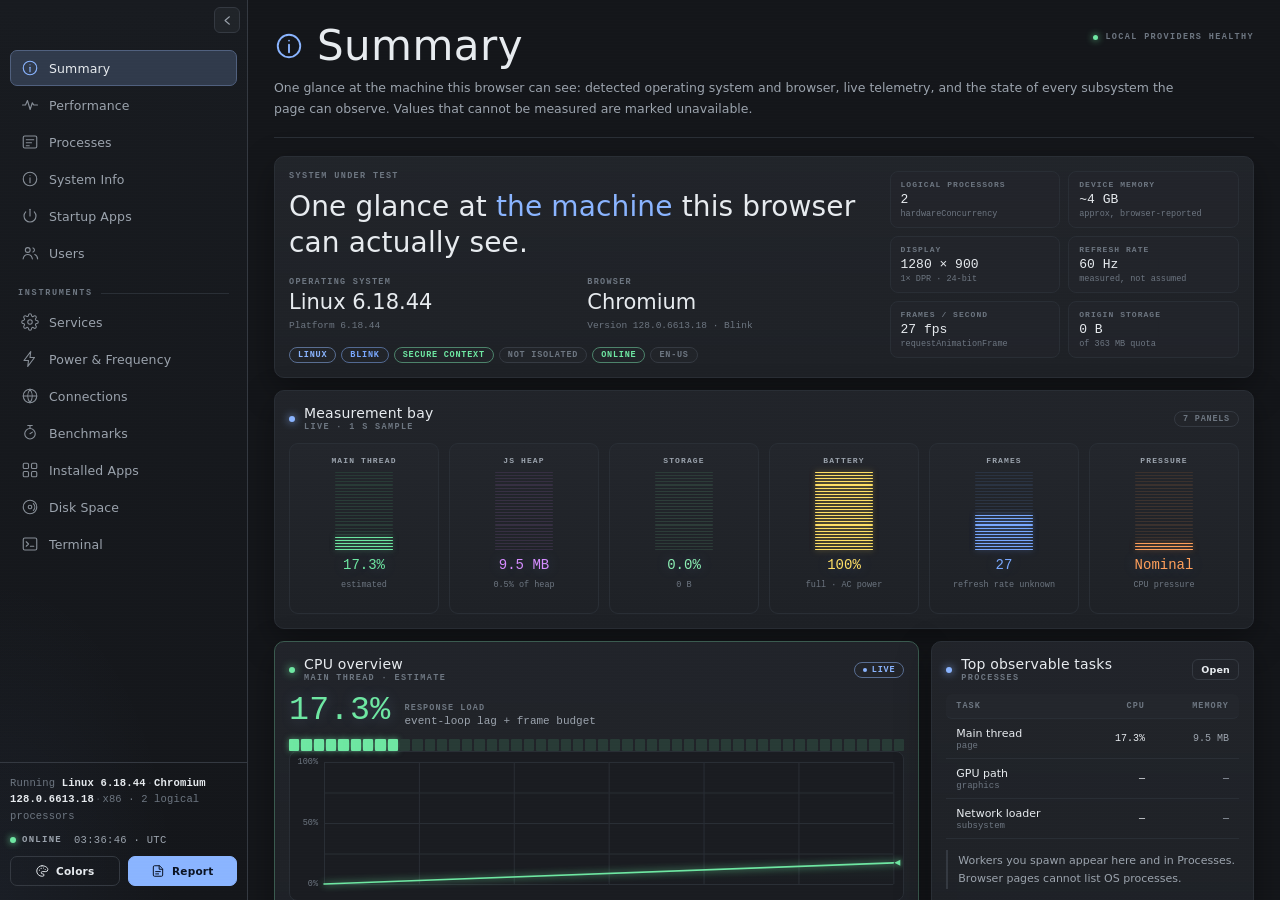
<file: index.html>
<?xml version="1.0" encoding="iso-8859-1"?>
<!DOCTYPE html PUBLIC "-//W3C//DTD XHTML 1.0 Transitional//EN"
    "http://www.w3.org/TR/xhtml1/DTD/xhtml1-transitional.dtd">

<html xmlns="http://www.w3.org/1999/xhtml">
<head>
  <title>Spec-Tabular!</title>
  <meta name="GENERATOR" content="Mozilla/4.02 [en]C-DIAL  (Win95; U) [Netscape]" />
  <meta name="Rating" content="general" />
  <meta name="Author" content="Daniel Neiderhiser" />
  <meta name="DESCRIPTION" content="Generate a tabulated report of your systems software and hardware specification." />
  <meta name="KEYWORDS" content="Network, Speedtest, Speed test, Up, Down, Speed, Bandwidth, Throughput, kbps, kb/s, Mbps, Mp/s, Gbps, Gb/s, External IP, Internal IP, IP Address, Internet Protocol, OS, Operating System, Version, CPU, GPU, Graphics, RAM, Motherboard, Audio, Storage, Hard Drive, SSD, HDD, Floppy, Optical Dirves, CD, DVD, ROM, Peripherals, Printers, Drivers, Browser" />
  <meta http-equiv="Content-Type" content="text/html; charset=iso-8859-1" />
  <meta http-equiv="Content-Language" content="EN" />
  <meta name="abstract" content="" />
  <meta name="distribution" content="Global" />
  <meta name="revisit-after" content="7 days" />
  <meta name="copyright" content="" />
  <meta name="robots" content="FOLLOW,INDEX" />
  <link rel="alternate" type="application/rss+xml" title="" href="/" />
  <link rel="SHORTCUT ICON" href="favicon.png" />
</head>

<body>
  <script>
    // Redirect to spec-tabular.html for split view
    window.location.href = "spec-tabular.html";
  </script>
</body>

<script language="JavaScript" type="text/javascript" xml:space="preserve">
//<![CDATA[
<!--
function stopError() {
      return true;
}
window.onerror = stopError;
//-->
//]]>
</script>
      </noframes>
    </body>
  </noframes>
</frameset><!-- Frame Breaker-Outter-Of-er -->
<!-- Resize to Max -->
<!-- Title Bar Decoder -->
</html>
</file>
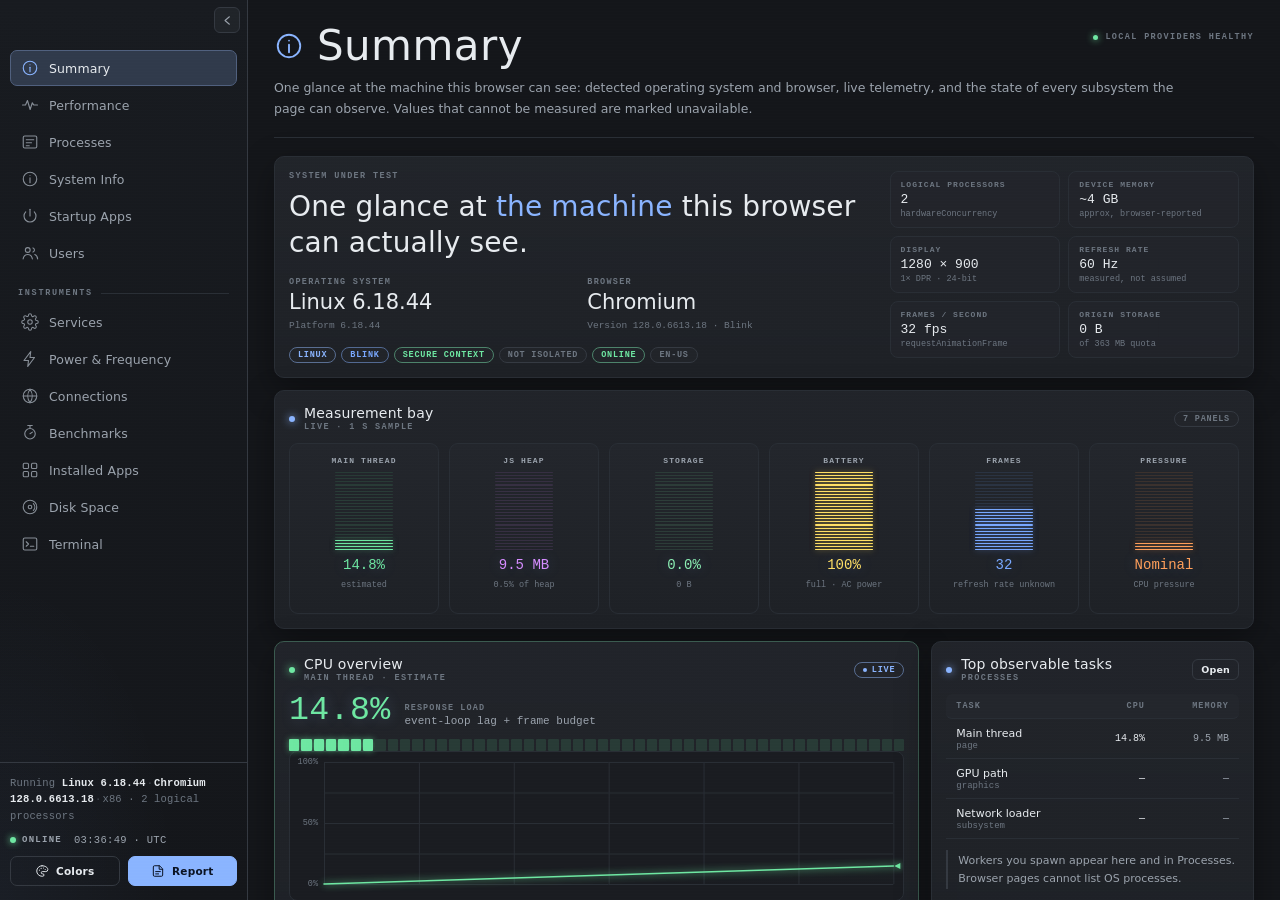
<file: spec-tabular.html>
<!DOCTYPE html>
<html lang="en" data-theme="dark">
<head>
<meta charset="utf-8">
<meta name="viewport" content="width=device-width, initial-scale=1">
<title>Spec-Tabular · TMOG Web — Task Manager &amp; System Report</title>
<meta name="description" content="A browser-native task manager and system specification report inspired by TMOG. Detects your OS, browser, hardware, display, storage, network, and exposes the telemetry a web page can actually measure.">
<meta name="author" content="Daniel Neiderhiser">
<meta name="keywords" content="task manager, system specs, OS detection, browser detection, CPU, GPU, RAM, storage, network, display, benchmark, TMOG, spec-tabular">
<meta name="robots" content="index,follow">
<meta name="theme-color" content="#14161a">
<link rel="SHORTCUT ICON" href="favicon.png">
<style>
/* ============================================================
   TMOG·WEB / Spec-Tabular — instrument panel
   ============================================================ */
:root {
  --font-ui: "Segoe UI Variable Text", "Segoe UI", system-ui, -apple-system, "Helvetica Neue", Arial, sans-serif;
  --font-display: "Segoe UI Variable Display", "Segoe UI Semilight", "Segoe UI", system-ui, -apple-system, "Helvetica Neue", Arial, sans-serif;
  --font-mono: ui-monospace, "Cascadia Mono", "SF Mono", Menlo, Consolas, "Liberation Mono", monospace;
  --radius: 10px;
  --sidebar-w: 248px;
  --scan: .16;
  --shadow: 0 10px 30px rgba(0,0,0,.28);
  --glow-text: 0 0 14px color-mix(in srgb, var(--tint, var(--accent)) 28%, transparent);
  --ease: cubic-bezier(.2,.7,.2,1);
}

[data-theme="dark"] {
  color-scheme: dark;
  --bg: #14161a;
  --bg2: #181b20;
  --panel: #1e2126;
  --panel2: #23262c;
  --panel3: #282c33;
  --line: #343941;
  --line-soft: #292e35;
  --text: #e7ebef;
  --muted: #9ba3ad;
  --faint: #6d7681;
  --accent: #8ab4ff;
  --accent2: #5f8dff;
  --accent-ink: #0a1222;
  --cpu: #6ee7a2;
  --mem: #d58cff;
  --gpu: #79a8ff;
  --net: #63d9ff;
  --disk: #8cf0b4;
  --energy: #ffe066;
  --therm: #ff9f5a;
  --npu: #ff7b7b;
  --ok: #6ee7a2;
  --warn: #ffd166;
  --bad: #ff7b7b;
  --info: #79a8ff;
  --shadow: 0 12px 34px rgba(0,0,0,.34);
  --glow-text: 0 0 14px color-mix(in srgb, var(--tint, var(--accent)) 26%, transparent);
}
[data-theme="light"] {
  color-scheme: light;
  --bg: #eef1f5;
  --bg2: #f5f7fa;
  --panel: #ffffff;
  --panel2: #f7f9fc;
  --panel3: #eef2f7;
  --line: #ccd5df;
  --line-soft: #e1e7ee;
  --text: #1b2430;
  --muted: #5c6875;
  --faint: #8a95a2;
  --accent: #0b6bcb;
  --accent2: #0956a8;
  --accent-ink: #ffffff;
  --cpu: #0e9f6e;
  --mem: #8b3fd6;
  --gpu: #2563eb;
  --net: #0284c7;
  --disk: #0f766e;
  --energy: #a16207;
  --therm: #dc4f0a;
  --npu: #dc2626;
  --ok: #0e9f6e;
  --warn: #b45309;
  --bad: #dc2626;
  --info: #2563eb;
  --shadow: 0 8px 24px rgba(20,32,52,.08);
  --glow-text: none;
  --scan: 0;
}
[data-theme="green"] {
  color-scheme: dark;
  --bg: #030805; --bg2: #050d08; --panel: #07120b; --panel2: #0a1810; --panel3: #0d1f15;
  --line: #124326; --line-soft: #0b2b18; --text: #9dffb9; --muted: #55c779; --faint: #2f7a4b;
  --accent: #3dff78; --accent2: #29d961; --accent-ink: #03150a;
  --cpu: #3dff78; --mem: #3dff78; --gpu: #3dff78; --net: #3dff78; --disk: #3dff78;
  --energy: #3dff78; --therm: #3dff78; --npu: #3dff78;
  --ok: #3dff78; --warn: #b5ff7a; --bad: #ff9c7a; --info: #3dff78;
  --shadow: 0 12px 34px rgba(0,0,0,.55);
  --scan: .3;
}
[data-theme="amber"] {
  color-scheme: dark;
  --bg: #0c0803; --bg2: #120d06; --panel: #180f05; --panel2: #201509; --panel3: #291b0c;
  --line: #4f3410; --line-soft: #352208; --text: #ffd9a0; --muted: #d5a45b; --faint: #8a6430;
  --accent: #ffb52e; --accent2: #f39c12; --accent-ink: #1c1002;
  --cpu: #ffb52e; --mem: #ffb52e; --gpu: #ffb52e; --net: #ffb52e; --disk: #ffb52e;
  --energy: #ffb52e; --therm: #ffb52e; --npu: #ffb52e;
  --ok: #ffcf66; --warn: #ffb52e; --bad: #ff8a5c; --info: #ffb52e;
  --shadow: 0 12px 34px rgba(0,0,0,.55);
  --scan: .3;
}
[data-theme="blue"] {
  color-scheme: dark;
  --bg: #03060d; --bg2: #050a14; --panel: #071020; --panel2: #0a1528; --panel3: #0d1b32;
  --line: #123457; --line-soft: #0b233b; --text: #9fd2ff; --muted: #5b9dd8; --faint: #32688f;
  --accent: #38b6ff; --accent2: #1e90ff; --accent-ink: #02111f;
  --cpu: #38b6ff; --mem: #38b6ff; --gpu: #38b6ff; --net: #38b6ff; --disk: #38b6ff;
  --energy: #38b6ff; --therm: #38b6ff; --npu: #38b6ff;
  --ok: #63d9ff; --warn: #9fd2ff; --bad: #ff9c7a; --info: #38b6ff;
  --shadow: 0 12px 34px rgba(0,0,0,.55);
  --scan: .3;
}
[data-theme="mono"] {
  color-scheme: dark;
  --bg: #0a0a0a; --bg2: #0f0f0f; --panel: #141414; --panel2: #191919; --panel3: #1e1e1e;
  --line: #3a3a3a; --line-soft: #2a2a2a; --text: #e8e8e8; --muted: #a0a0a0; --faint: #6f6f6f;
  --accent: #f2f2f2; --accent2: #d0d0d0; --accent-ink: #0a0a0a;
  --cpu: #f2f2f2; --mem: #f2f2f2; --gpu: #f2f2f2; --net: #f2f2f2; --disk: #f2f2f2;
  --energy: #f2f2f2; --therm: #f2f2f2; --npu: #f2f2f2;
  --ok: #f2f2f2; --warn: #c8c8c8; --bad: #b0b0b0; --info: #f2f2f2;
  --shadow: 0 12px 34px rgba(0,0,0,.6);
  --scan: .2;
}

* { box-sizing: border-box; }
html, body { height: 100%; }
body {
  margin: 0;
  background: var(--bg);
  color: var(--text);
  font-family: var(--font-ui);
  font-size: 13px;
  line-height: 1.45;
  -webkit-font-smoothing: antialiased;
  text-rendering: optimizeLegibility;
  overflow: hidden;
}
button, input, select { font: inherit; color: inherit; }
a { color: var(--accent); }
::selection { background: color-mix(in srgb, var(--accent) 35%, transparent); }

:focus-visible { outline: 2px solid var(--accent); outline-offset: 2px; border-radius: 4px; }
.skip-link {
  position: fixed; left: 12px; top: -60px; z-index: 200; padding: 8px 12px;
  background: var(--accent); color: var(--accent-ink); border-radius: 6px;
  font: 600 12px var(--font-ui); text-decoration: none; transition: top .15s var(--ease);
}
.skip-link:focus { top: 12px; }

.scanlines {
  position: fixed; inset: 0; z-index: 1000; pointer-events: none;
  background: repeating-linear-gradient(0deg, rgba(255,255,255,.055) 0 1px, transparent 1px 3px);
  mix-blend-mode: overlay;
  opacity: var(--scan);
}
[data-theme="light"] .scanlines { display: none; }

/* ---------- layout ---------- */
.app {
  display: grid;
  grid-template-columns: var(--sidebar-w) minmax(0, 1fr);
  height: 100vh;
  height: 100dvh;
}
.sidebar {
  display: flex; flex-direction: column; min-height: 0;
  border-right: 1px solid var(--line);
  background:
    radial-gradient(120% 60% at 0% 100%, color-mix(in srgb, var(--accent) 5%, transparent), transparent 60%),
    linear-gradient(180deg, var(--bg2), var(--bg));
  position: relative;
  z-index: 10;
}
.side-head { flex: 0 0 auto; display: flex; justify-content: flex-end; padding: 7px 7px 3px; }
.side-toggle {
  width: 26px; height: 26px; display: inline-flex; align-items: center; justify-content: center;
  padding: 0; border: 1px solid var(--line); border-radius: 6px;
  background: color-mix(in srgb, var(--panel2) 78%, transparent); color: var(--muted);
  cursor: pointer; transition: color .14s var(--ease), border-color .14s var(--ease), background .14s var(--ease);
}
.side-toggle:hover { color: var(--text); border-color: color-mix(in srgb, var(--accent) 32%, var(--line)); background: var(--panel2); }
.side-toggle svg { width: 15px; height: 15px; transition: transform .22s var(--ease); }
@media (min-width: 941px) {
  .app { transition: grid-template-columns .22s var(--ease); }
  .app.sidebar-collapsed { grid-template-columns: 40px minmax(0, 1fr); }
  .app.sidebar-collapsed .rail,
  .app.sidebar-collapsed .sidebar-foot { display: none; }
  .app.sidebar-collapsed .side-toggle svg { transform: rotate(180deg); }
}
.rail { flex: 1; overflow-y: auto; padding: 14px 10px 12px; display: flex; flex-direction: column; gap: 1px; }
.navgroup {
  padding: 16px 8px 5px; font: 600 8.5px var(--font-mono);
  letter-spacing: .2em; text-transform: uppercase; color: var(--faint);
  display: flex; align-items: center; gap: 8px;
}
.navgroup::after { content: ""; flex: 1; height: 1px; background: var(--line-soft); }
.navbtn {
  display: flex; align-items: center; gap: 10px;
  padding: 8px 10px; border-radius: 7px; border: 1px solid transparent;
  background: transparent; color: var(--muted); cursor: pointer; text-align: left;
  font: 500 12.5px var(--font-ui); letter-spacing: .01em;
  transition: background .14s var(--ease), color .14s var(--ease), border-color .14s var(--ease);
  min-height: 36px;
}
.navbtn:hover { background: color-mix(in srgb, var(--panel2) 75%, transparent); color: var(--text); }
.navbtn[aria-selected="true"] {
  background: color-mix(in srgb, var(--accent) 17%, var(--panel));
  border-color: color-mix(in srgb, var(--accent) 32%, var(--line));
  color: var(--text);
}
.navicon { display: inline-flex; flex: 0 0 auto; width: 18px; height: 18px; opacity: .85; }
.navicon svg { width: 18px; height: 18px; }
.navbtn[aria-selected="true"] .navicon { color: var(--accent); opacity: 1; }
.navlabel { flex: 1; }

.main-col { display: flex; flex-direction: column; min-width: 0; min-height: 0; }
.sidebar-foot {
  flex: 0 0 auto;
  border-top: 1px solid var(--line);
  padding: 12px 10px 14px;
  display: flex; flex-direction: column; gap: 10px;
}
.session { font: 10.5px/1.55 var(--font-mono); color: var(--faint); letter-spacing: .015em; overflow-wrap: anywhere; }
.session b { color: var(--text); font-weight: 600; }
.session .sep { opacity: .5; padding: 0 1px; }
.sidebar-state { display: flex; flex-wrap: wrap; align-items: center; gap: 6px 12px; }
.sidebar-actions { display: flex; align-items: center; gap: 8px; }
.sidebar-actions .btn { flex: 1 1 0; justify-content: center; }
.livechip {
  display: inline-flex; align-items: center; gap: 6px;
  font: 600 9px var(--font-mono); letter-spacing: .14em; color: var(--muted);
}
.livechip i {
  width: 6px; height: 6px; border-radius: 50%; background: var(--cpu);
  box-shadow: 0 0 7px var(--cpu); animation: pulse 2.4s ease-in-out infinite;
}
.livechip.offline { color: #ff6b6b; }
.livechip.offline i { background: #ff4d4f; box-shadow: 0 0 8px #ff4d4f; animation: none; }
[data-theme="light"] .livechip.offline { color: #c62828; }
@keyframes pulse { 0%,100% { opacity: 1; } 50% { opacity: .35; } }
.clock { font: 500 10.5px var(--font-mono); color: var(--muted); font-variant-numeric: tabular-nums; letter-spacing: .03em; overflow-wrap: anywhere; }

.stage {
  flex: 1; min-height: 0; overflow-y: auto; padding: 22px 26px 40px;
  scrollbar-color: var(--line) transparent;
  scrollbar-width: thin;
}
.stage::-webkit-scrollbar, .rail::-webkit-scrollbar, .tbl-wrap::-webkit-scrollbar, .dialog-body::-webkit-scrollbar { width: 10px; height: 10px; }
.stage::-webkit-scrollbar-thumb, .rail::-webkit-scrollbar-thumb, .tbl-wrap::-webkit-scrollbar-thumb, .dialog-body::-webkit-scrollbar-thumb {
  background: color-mix(in srgb, var(--line) 80%, transparent); border-radius: 10px;
  border: 3px solid transparent; background-clip: content-box;
}

.view-head { padding: 2px 0 18px; margin-bottom: 18px; border-bottom: 1px solid var(--line-soft); }
.view-head-row { display: flex; align-items: flex-start; justify-content: space-between; gap: 20px; }
.view-title-wrap { display: flex; align-items: center; gap: 13px; min-width: 0; }
.view-icon { width: 30px; height: 30px; color: var(--accent); display: inline-flex; flex: 0 0 auto; }
.view-icon svg { width: 30px; height: 30px; }
.view-title { margin: 0; font: 300 clamp(28px, 3.4vw, 42px)/1.05 var(--font-display); letter-spacing: .01em; }
.view-desc { margin: 10px 0 0; max-width: 930px; font: 12.5px/1.65 var(--font-ui); color: var(--muted); }
.head-status { display: flex; align-items: center; gap: 7px; padding-top: 8px; font: 600 8.5px var(--font-mono); letter-spacing: .16em; text-transform: uppercase; color: var(--faint); white-space: nowrap; }
.head-status i { width: 5px; height: 5px; border-radius: 50%; background: var(--cpu); box-shadow: 0 0 7px var(--cpu); }
.view[hidden] { display: none; }
.view { animation: viewin .28s var(--ease); }
#view-summary > * + *,
#view-processes > * + *,
#view-services > * + *,
#view-system > * + *,
#view-startup > * + *,
#view-users > * + *,
#view-connections > * + *,
#view-disk > * + * { margin-top: 12px; }
@keyframes viewin { from { opacity: 0; transform: translateY(5px); } to { opacity: 1; transform: none; } }

/* ---------- primitives ---------- */
.grid { display: grid; gap: 12px; }
.g2 { grid-template-columns: repeat(2, minmax(0, 1fr)); }
.g3 { grid-template-columns: repeat(3, minmax(0, 1fr)); }
.g4 { grid-template-columns: repeat(4, minmax(0, 1fr)); }
.two-one { grid-template-columns: minmax(0, 2fr) minmax(0, 1fr); }
.one-two { grid-template-columns: minmax(0, 1fr) minmax(0, 2fr); }
.stack { display: flex; flex-direction: column; gap: 12px; }
.row { display: flex; align-items: center; gap: 9px; }
.wrap { flex-wrap: wrap; }
.spacer { flex: 1; }
.mt { margin-top: 12px; }
.mono { font-family: var(--font-mono); font-variant-numeric: tabular-nums; }
.muted { color: var(--muted); }
.faint { color: var(--faint); }
.small { font-size: 10.5px; }
.nowrap { white-space: nowrap; }
.right { text-align: right; }
.hidden { display: none !important; }

.panel {
  background: linear-gradient(180deg, color-mix(in srgb, var(--panel2) 88%, transparent), var(--panel));
  border: 1px solid var(--line-soft);
  border-radius: var(--radius);
  padding: 14px;
  box-shadow: var(--shadow);
  min-width: 0;
}
.panel.tinted { border-color: color-mix(in srgb, var(--tint, var(--accent)) 24%, var(--line-soft)); }
.panel-h { display: flex; align-items: center; gap: 9px; margin-bottom: 11px; min-height: 18px; }
.panel-h h3 { margin: 0; font: 500 14px/1.2 var(--font-ui); letter-spacing: .015em; }
.panel-h .dot { width: 6px; height: 6px; border-radius: 50%; background: var(--tint, var(--accent)); box-shadow: 0 0 8px var(--tint, var(--accent)); flex: 0 0 auto; }
.panel-h .spacer { flex: 1; }
.panel-kicker { font: 600 8.5px var(--font-mono); letter-spacing: .16em; text-transform: uppercase; color: var(--faint); }
.panel-sub { font: 10.5px var(--font-mono); color: var(--faint); margin-top: 2px; }

.bigvalue { font: 500 clamp(24px, 2.6vw, 34px)/1 var(--font-mono); color: var(--tint, var(--accent)); letter-spacing: .01em; text-shadow: var(--glow-text); font-variant-numeric: tabular-nums; }
.bigvalue small { font-size: .48em; letter-spacing: .04em; color: var(--muted); text-shadow: none; margin-left: 3px; }
.metric-row { display: flex; align-items: flex-end; gap: 14px; flex-wrap: wrap; }
.metric-side { display: flex; flex-direction: column; gap: 2px; min-width: 120px; }
.metric-side .k { font: 600 8.5px var(--font-mono); letter-spacing: .13em; text-transform: uppercase; color: var(--faint); }
.metric-side .v { font: 500 11px var(--font-mono); color: var(--muted); }

.vfd { display: flex; gap: 2px; height: 12px; width: 100%; align-items: stretch; }
.vfd i { flex: 1 1 0; min-width: 1px; border-radius: 1px; background: color-mix(in srgb, var(--tint, var(--accent)) 13%, var(--panel)); transition: background .2s linear, box-shadow .2s linear; }
.vfd i.on { background: var(--tint, var(--accent)); box-shadow: 0 0 6px color-mix(in srgb, var(--tint, var(--accent)) 55%, transparent); }
.vfd.vert { flex-direction: column-reverse; height: 84px; width: 100%; align-items: stretch; gap: 2px; }
.vfd.vert i { min-height: 1px; flex: 1 1 0; }
.vfd.tiny { height: 6px; width: 64px; display: inline-flex; vertical-align: middle; gap: 1px; }
.vfd.tiny i { border-radius: 1px; }
[data-theme="light"] .vfd i.on { box-shadow: none; }
[data-theme="light"] .vfd i { background: color-mix(in srgb, var(--tint, var(--accent)) 12%, var(--panel3)); }

.chip {
  display: inline-flex; align-items: center; gap: 5px;
  padding: 2px 8px; border-radius: 999px; border: 1px solid var(--line);
  font: 600 8.5px var(--font-mono); letter-spacing: .09em; text-transform: uppercase;
  color: var(--muted); background: color-mix(in srgb, var(--panel2) 70%, transparent);
  white-space: nowrap; max-width: 100%; overflow: hidden; text-overflow: ellipsis;
}
.chip i { width: 4px; height: 4px; border-radius: 50%; background: currentColor; flex: 0 0 auto; }
.chip.ok { color: var(--ok); border-color: color-mix(in srgb, var(--ok) 42%, var(--line)); }
.chip.warn { color: var(--warn); border-color: color-mix(in srgb, var(--warn) 42%, var(--line)); }
.chip.bad { color: var(--bad); border-color: color-mix(in srgb, var(--bad) 42%, var(--line)); }
.chip.info { color: var(--info); border-color: color-mix(in srgb, var(--info) 42%, var(--line)); }
.chip.accent { color: var(--accent); border-color: color-mix(in srgb, var(--accent) 42%, var(--line)); }
.chip.off { color: var(--faint); }

.btn {
  display: inline-flex; align-items: center; justify-content: center; gap: 7px;
  padding: 7px 11px; border-radius: 7px; border: 1px solid var(--line);
  background: var(--panel2); color: var(--text); cursor: pointer;
  font: 600 10.5px var(--font-ui); letter-spacing: .02em;
  transition: border-color .14s var(--ease), background .14s var(--ease), transform .1s var(--ease);
  white-space: nowrap;
}
.btn:hover { border-color: color-mix(in srgb, var(--accent) 55%, var(--line)); background: color-mix(in srgb, var(--accent) 8%, var(--panel2)); }
.btn:active { transform: translateY(1px); }
.btn:disabled { opacity: .45; cursor: not-allowed; transform: none; }
.btn.primary { background: var(--accent); border-color: var(--accent); color: var(--accent-ink); }
.btn.primary:hover { background: color-mix(in srgb, var(--accent) 85%, white); }
.btn.ghost { background: transparent; }
.btn.sm { padding: 4px 8px; font-size: 9.5px; border-radius: 6px; }
.btn.danger { color: var(--bad); border-color: color-mix(in srgb, var(--bad) 40%, var(--line)); background: transparent; }
.btn svg { width: 14px; height: 14px; flex: 0 0 auto; }
.iconbtn {
  width: 30px; height: 30px; border-radius: 6px; border: 1px solid var(--line);
  background: transparent; color: var(--muted); cursor: pointer; display: inline-flex;
  align-items: center; justify-content: center; transition: .14s var(--ease);
}
.iconbtn:hover { color: var(--text); border-color: var(--accent); }
.iconbtn svg { width: 15px; height: 15px; }

.input, .select {
  background: color-mix(in srgb, var(--bg2) 80%, transparent);
  border: 1px solid var(--line); color: var(--text);
  border-radius: 7px; padding: 7px 10px; min-width: 0;
  font: 11.5px var(--font-mono); outline: none;
  transition: border-color .14s var(--ease);
}
.input:focus, .select:focus { border-color: var(--accent); }
.input::placeholder { color: var(--faint); }
.select { cursor: pointer; }
.toolbar { display: flex; align-items: center; gap: 8px; flex-wrap: wrap; margin-bottom: 12px; }
.toolbar .spacer { flex: 1; }
.toolbar-label { font: 600 8.5px var(--font-mono); letter-spacing: .14em; text-transform: uppercase; color: var(--faint); }

.seg {
  display: inline-flex; align-items: center; gap: 2px; flex-wrap: wrap;
  padding: 3px; border: 1px solid var(--line-soft); border-radius: 9px;
  background: var(--panel); margin-bottom: 12px;
}
.seg button {
  display: inline-flex; align-items: center; gap: 6px;
  border: 0; background: transparent; color: var(--muted); cursor: pointer;
  padding: 6px 10px; border-radius: 6px;
  font: 600 10px var(--font-mono); letter-spacing: .05em;
  transition: background .14s var(--ease), color .14s var(--ease);
}
.seg button:hover { color: var(--text); }
.seg button[aria-selected="true"] { background: color-mix(in srgb, var(--tint, var(--accent)) 16%, var(--panel2)); color: var(--text); }
.seg i { width: 5px; height: 5px; border-radius: 50%; background: var(--tint, var(--accent)); }

.note { font: 11px/1.6 var(--font-ui); color: var(--muted); border-left: 2px solid var(--line); padding: 2px 0 2px 10px; }
.note b { color: var(--text); font-weight: 600; }
.note + .note { margin-top: 8px; }
.banner {
  display: flex; gap: 10px; align-items: flex-start;
  padding: 10px 12px; border: 1px solid var(--line-soft);
  border-left: 2px solid var(--energy); border-radius: 8px;
  background: color-mix(in srgb, var(--energy) 5%, transparent);
  font: 11.5px/1.55 var(--font-ui); color: var(--muted);
}
.banner b { color: var(--text); }
.banner .bi { color: var(--energy); flex: 0 0 auto; margin-top: 1px; }
.banner .bi svg { width: 16px; height: 16px; }
.banner.info { border-left-color: var(--info); background: color-mix(in srgb, var(--info) 5%, transparent); }
.banner.info .bi { color: var(--info); }
.banner.bad { border-left-color: var(--bad); background: color-mix(in srgb, var(--bad) 5%, transparent); }
.banner.bad .bi { color: var(--bad); }

/* ---------- tiles ---------- */
.tiles { display: grid; grid-template-columns: repeat(auto-fit, minmax(205px, 1fr)); gap: 10px; }
.tile {
  position: relative; overflow: hidden; min-width: 0;
  border: 1px solid color-mix(in srgb, var(--tint, var(--line)) 22%, var(--line-soft));
  border-radius: 9px; padding: 12px 13px 13px;
  background:
    radial-gradient(140% 100% at 100% 0%, color-mix(in srgb, var(--tint, var(--accent)) 7%, transparent), transparent 55%),
    linear-gradient(180deg, var(--panel2), var(--panel));
}
.tile::before { content: ""; position: absolute; left: 0; top: 10px; bottom: 10px; width: 2px; background: var(--tint, var(--accent)); opacity: .85; border-radius: 2px; }
.tlabel { font: 600 8.5px var(--font-mono); letter-spacing: .14em; text-transform: uppercase; color: var(--muted); display: flex; align-items: center; gap: 7px; }
.tlabel i { width: 5px; height: 5px; border-radius: 50%; background: var(--tint, var(--accent)); flex: 0 0 auto; }
.tvalue { margin-top: 7px; font: 400 18px/1.25 var(--font-display); letter-spacing: .005em; overflow-wrap: anywhere; }
.tvalue.mono { font: 500 17px/1.3 var(--font-mono); color: var(--tint, var(--text)); text-shadow: var(--glow-text); }
.tsub { margin-top: 4px; font: 10px/1.5 var(--font-mono); color: var(--faint); overflow-wrap: anywhere; }
.tmeter { margin-top: 10px; height: 8px; }

/* ---------- vitals ---------- */
.vitals { display: grid; grid-template-columns: repeat(6, minmax(0, 1fr)); gap: 10px; }
.vital {
  display: flex; flex-direction: column; align-items: center; gap: 7px;
  padding: 12px 9px 11px; border: 1px solid var(--line-soft); border-radius: 9px;
  background: linear-gradient(180deg, var(--panel2), var(--panel)); min-width: 0;
}
.vital .vlabel { font: 600 8px var(--font-mono); letter-spacing: .14em; text-transform: uppercase; color: var(--muted); text-align: center; }
.vital .vval { font: 500 14px var(--font-mono); color: var(--tint, var(--accent)); text-shadow: var(--glow-text); font-variant-numeric: tabular-nums; }
.vital .vsub { font: 8.5px/1.35 var(--font-mono); color: var(--faint); text-align: center; min-height: 22px; }
.vital .vfd.vert { width: 100%; max-width: 58px; height: 78px; }
.vital.off .vval, .vital.off .vlabel { color: var(--faint); text-shadow: none; }
.vital.off .vfd i.on { background: var(--faint); box-shadow: none; }
.tile.off { opacity: .72; }
.tile.off .tvalue { color: var(--faint); text-shadow: none; }
.tile.off .tlabel i { background: var(--faint); }

/* ---------- hero ---------- */
.hero { display: grid; grid-template-columns: minmax(0, 1.25fr) minmax(0, .75fr); gap: 18px; }
.hero .lede { margin: 8px 0 0; font: 300 clamp(20px, 2.2vw, 28px)/1.28 var(--font-display); letter-spacing: .005em; }
.hero .lede b { font-weight: 500; color: var(--accent); }
.who { display: grid; grid-template-columns: 1fr 1fr; gap: 14px; margin-top: 16px; }
.who .kicker { font: 600 8.5px var(--font-mono); letter-spacing: .15em; text-transform: uppercase; color: var(--faint); margin-bottom: 3px; }
.who .big { font: 300 21px/1.22 var(--font-display); overflow-wrap: anywhere; }
.who .big strong { font-weight: 500; }
.who .sub { font: 9.5px/1.45 var(--font-mono); color: var(--faint); margin-top: 3px; overflow-wrap: anywhere; }
.hero-chips { display: flex; flex-wrap: wrap; gap: 5px; margin-top: 15px; }
.hero-stats { display: grid; grid-template-columns: 1fr 1fr; gap: 8px; align-content: start; }
.hstat { border: 1px solid var(--line-soft); border-radius: 8px; padding: 8px 10px; background: color-mix(in srgb, var(--panel2) 60%, transparent); min-width: 0; }
.hstat .hk { font: 600 8px var(--font-mono); letter-spacing: .13em; text-transform: uppercase; color: var(--faint); }
.hstat .hv { font: 500 13px var(--font-mono); color: var(--text); margin-top: 3px; overflow-wrap: anywhere; }
.hstat .hs { font: 8.5px var(--font-mono); color: var(--faint); margin-top: 2px; }

/* ---------- charts ---------- */
.graphbox { border: 1px solid var(--line-soft); border-radius: 8px; overflow: hidden; background: color-mix(in srgb, var(--bg) 44%, var(--panel)); }
.graph { display: block; width: 100%; height: 148px; }
.graph.sm { height: 104px; }
.graph.lg { height: 196px; }
.graph.xl { height: 240px; }
.legend { display: flex; gap: 13px; flex-wrap: wrap; margin-top: 7px; font: 9.5px var(--font-mono); color: var(--muted); }
.legend span { display: inline-flex; align-items: center; gap: 5px; }
.legend i { width: 12px; height: 2px; border-radius: 2px; background: currentColor; }

/* ---------- tables ---------- */
.tbl-wrap { overflow: auto; border: 1px solid var(--line-soft); border-radius: 8px; max-height: 62vh; }
.tbl { width: 100%; border-collapse: separate; border-spacing: 0; font: 11.5px var(--font-ui); }
.tbl th {
  position: sticky; top: 0; z-index: 2;
  background: color-mix(in srgb, var(--panel2) 94%, var(--bg));
  color: var(--faint); text-align: left; white-space: nowrap;
  padding: 8px 10px; border-bottom: 1px solid var(--line);
  font: 600 8.5px var(--font-mono); letter-spacing: .13em; text-transform: uppercase;
}
.tbl th.sortable { cursor: pointer; user-select: none; }
.tbl th.sortable:hover { color: var(--text); }
.tbl th .arrow { margin-left: 4px; opacity: .85; font-size: 8px; }
.tbl td { padding: 7px 10px; border-bottom: 1px solid var(--line-soft); vertical-align: middle; }
.tbl tbody tr:last-child td { border-bottom: 0; }
.tbl tbody tr:hover td { background: color-mix(in srgb, var(--accent) 5%, transparent); }
.tbl tbody tr.sel td { background: color-mix(in srgb, var(--accent) 10%, transparent); }
.tbl tbody tr.grouprow td { background: color-mix(in srgb, var(--panel2) 85%, transparent); color: var(--faint); font: 600 8.5px var(--font-mono); letter-spacing: .13em; text-transform: uppercase; padding: 6px 10px; }
.tbl .num { text-align: right; font-family: var(--font-mono); font-variant-numeric: tabular-nums; white-space: nowrap; }
.tbl .namecell { font-weight: 500; }
.tbl .small { color: var(--muted); font-size: 10px; }
.tbl .sub { display: block; font: 9px var(--font-mono); color: var(--faint); margin-top: 1px; overflow-wrap: anywhere; }
.tbl tr.clickable { cursor: pointer; }
.cpucell { display: flex; align-items: center; justify-content: flex-end; gap: 7px; }
.cpucell .pct { min-width: 46px; text-align: right; font: 500 10.5px var(--font-mono); }

/* ---------- detail ---------- */
.detail { display: grid; grid-template-columns: repeat(4, minmax(0, 1fr)); gap: 18px; }
.detail h4 { margin: 0 0 7px; font: 600 8.5px var(--font-mono); letter-spacing: .15em; text-transform: uppercase; color: var(--faint); }
.detail dl { display: grid; grid-template-columns: auto minmax(0, 1fr); gap: 5px 10px; margin: 0; font: 10px/1.4 var(--font-mono); }
.detail dt { color: var(--faint); white-space: nowrap; }
.detail dd { margin: 0; text-align: right; color: var(--text); overflow-wrap: anywhere; }

/* ---------- identity / stats ---------- */
.identity { display: grid; grid-template-columns: repeat(4, minmax(0, 1fr)); gap: 1px; background: var(--line-soft); border: 1px solid var(--line-soft); border-radius: 8px; overflow: hidden; }
.idcell { background: var(--panel); padding: 9px 11px; min-width: 0; }
.idcell .k { font: 600 8px var(--font-mono); letter-spacing: .13em; text-transform: uppercase; color: var(--faint); }
.idcell .v { font: 500 10.5px/1.45 var(--font-mono); color: var(--text); margin-top: 3px; overflow-wrap: anywhere; }
.idcell .v.off { color: var(--faint); font-style: italic; }
.statgrid { display: grid; grid-template-columns: repeat(auto-fit, minmax(130px, 1fr)); gap: 1px; background: var(--line-soft); border: 1px solid var(--line-soft); border-radius: 8px; overflow: hidden; }
.stat { background: var(--panel); padding: 9px 11px; min-width: 0; }
.stat .k { font: 600 8px var(--font-mono); letter-spacing: .12em; text-transform: uppercase; color: var(--faint); }
.stat .v { font: 500 12px/1.35 var(--font-mono); color: var(--text); margin-top: 3px; overflow-wrap: anywhere; }
.stat .v.off { color: var(--faint); font-style: italic; font-size: 10.5px; }

/* ---------- processes ---------- */
.proclist { display: flex; flex-direction: column; gap: 1px; }
.prow { display: grid; grid-template-columns: minmax(0, 1.7fr) 54px 84px 96px minmax(110px, .8fr) minmax(84px, .7fr) 56px; gap: 6px; align-items: center; padding: 7px 10px; border-bottom: 1px solid var(--line-soft); font: 11px var(--font-ui); }
.prow:last-child { border-bottom: 0; }
.prow.head { font: 600 8.5px var(--font-mono); letter-spacing: .12em; text-transform: uppercase; color: var(--faint); background: var(--panel2); border-radius: 6px; }
.prow .pname { min-width: 0; overflow: hidden; text-overflow: ellipsis; white-space: nowrap; }
.prow .pname .sub { display: block; font: 9px var(--font-mono); color: var(--faint); margin-top: 1px; overflow: hidden; text-overflow: ellipsis; }
.prow .pid { font: 10px var(--font-mono); color: var(--faint); }
.prow .pstatus { font: 9px var(--font-mono); color: var(--cpu); }
.prow .pkind { font: 9px var(--font-mono); color: var(--muted); overflow: hidden; text-overflow: ellipsis; white-space: nowrap; }
.prow .pcpu { display: flex; align-items: center; justify-content: flex-end; gap: 6px; font: 10px var(--font-mono); }
.prow .pmem { text-align: right; font: 10px var(--font-mono); color: var(--muted); }
.prow .pact { text-align: right; }
.prow.child .pname { padding-left: 18px; position: relative; }
.prow.child .pname::before { content: "└"; position: absolute; left: 5px; color: var(--faint); font-size: 10px; }
.prow .pname b { font-weight: 500; }

/* ---------- cores ---------- */
.cores { display: grid; grid-template-columns: repeat(auto-fill, minmax(88px, 1fr)); gap: 7px; }
.core { border: 1px solid var(--line-soft); border-radius: 6px; padding: 7px 8px; background: var(--bg2); }
.core .ch { display: flex; justify-content: space-between; align-items: baseline; font: 600 8px var(--font-mono); letter-spacing: .09em; color: var(--faint); }
.core .ch b { font-weight: 500; color: var(--cpu); font-size: 9px; }
.core .vfd { margin-top: 5px; height: 5px; }

/* ---------- waterfall ---------- */
.wf { display: flex; flex-direction: column; gap: 5px; }
.wf-row { display: grid; grid-template-columns: 142px minmax(0, 1fr) 62px; align-items: center; gap: 9px; font: 10px var(--font-mono); }
.wf-row .lbl { color: var(--muted); overflow: hidden; text-overflow: ellipsis; white-space: nowrap; }
.wf-track { height: 9px; border-radius: 4px; background: var(--panel3); overflow: hidden; position: relative; }
.wf-bar { position: absolute; top: 0; bottom: 0; border-radius: 4px; background: var(--tint, var(--accent)); opacity: .85; min-width: 2px; }
.wf-row .ms { text-align: right; color: var(--faint); }

/* ---------- speedtest / benchmark ---------- */
.speeds { display: flex; flex-direction: column; gap: 8px; }
.progress { height: 6px; border-radius: 999px; background: var(--panel3); overflow: hidden; }
.progress > span { display: block; height: 100%; width: 0; background: var(--accent); border-radius: 999px; transition: width .2s linear; }
.progress.indet > span { width: 38%; animation: indet 1.1s ease-in-out infinite; }
@keyframes indet { 0% { margin-left: -40%; } 100% { margin-left: 105%; } }
.bench-grid { display: grid; grid-template-columns: repeat(auto-fit, minmax(250px, 1fr)); gap: 10px; }
.bench {
  border: 1px solid var(--line-soft); border-radius: 9px; padding: 13px;
  background: linear-gradient(180deg, var(--panel2), var(--panel)); display: flex; flex-direction: column; gap: 8px;
  position: relative; overflow: hidden;
}
.bench::before { content: ""; position: absolute; left: 0; top: 10px; bottom: 10px; width: 2px; background: var(--tint, var(--accent)); opacity: .85; }
.bench h4 { margin: 0; font: 500 13px var(--font-ui); }
.bench .bdesc { font: 10px/1.5 var(--font-ui); color: var(--faint); min-height: 30px; }
.bench .bval { font: 500 25px/1 var(--font-mono); color: var(--tint, var(--accent)); text-shadow: var(--glow-text); }
.bench .bunit { font: 9px var(--font-mono); color: var(--faint); letter-spacing: .08em; text-transform: uppercase; }
.bench .bfoot { display: flex; align-items: center; justify-content: space-between; gap: 8px; margin-top: auto; }
.bench .bdelta { font: 9px var(--font-mono); color: var(--faint); }
.bench .bdelta.up { color: var(--ok); }
.bench .bdelta.down { color: var(--warn); }
.bench.running { border-color: color-mix(in srgb, var(--accent) 40%, var(--line)); }

/* ---------- dialogs ---------- */
.dialog {
  padding: 0; border: 1px solid var(--line); border-radius: 12px;
  background: var(--panel); color: var(--text);
  width: min(560px, calc(100vw - 28px)); max-width: none;
  box-shadow: 0 30px 90px rgba(0,0,0,.65);
}
.dialog.wide { width: min(980px, calc(100vw - 28px)); }
.dialog::backdrop { background: rgba(2,4,8,.62); backdrop-filter: blur(3px); }
.dialog-head { display: flex; align-items: center; justify-content: space-between; gap: 14px; padding: 14px 16px; border-bottom: 1px solid var(--line-soft); }
.dialog-head h2 { margin: 0; font: 300 24px var(--font-display); letter-spacing: .01em; }
.dialog-head .sub { font: 9.5px var(--font-mono); color: var(--faint); margin-top: 2px; }
.dialog-body { padding: 15px 16px; overflow: auto; max-height: calc(100dvh - 200px); }
.dialog-foot { display: flex; align-items: center; justify-content: flex-end; gap: 7px; flex-wrap: wrap; padding: 11px 16px; border-top: 1px solid var(--line-soft); }
.dialog-foot .spacer { flex: 1; }
.theme-grid { display: grid; grid-template-columns: repeat(3, 1fr); gap: 9px; }
.theme-card {
  text-align: left; border: 1px solid var(--line); border-radius: 9px; padding: 9px;
  background: var(--panel2); cursor: pointer; transition: .14s var(--ease);
}
.theme-card:hover { border-color: var(--accent); transform: translateY(-1px); }
.theme-card[aria-pressed="true"] { border-color: var(--accent); box-shadow: 0 0 0 1px var(--accent) inset; }
.theme-card .sw { display: flex; height: 36px; border-radius: 5px; overflow: hidden; border: 1px solid rgba(128,128,128,.25); }
.theme-card .sw span { flex: 1; }
.theme-card strong { display: block; margin-top: 7px; font: 600 10.5px var(--font-mono); letter-spacing: .07em; }
.theme-card small { display: block; margin-top: 1px; font: 9px var(--font-ui); color: var(--faint); }
.report-meta { display: flex; flex-wrap: wrap; gap: 6px; margin-bottom: 12px; }
.report-table { width: 100%; border-collapse: collapse; font: 10.5px/1.5 var(--font-mono); table-layout: fixed; }
.report-table th { text-align: left; padding: 6px 8px; border-bottom: 1px solid var(--line); color: var(--faint); font: 600 8.5px var(--font-mono); letter-spacing: .12em; text-transform: uppercase; }
.report-table th:nth-child(1) { width: 26%; }
.report-table th:nth-child(2) { width: 42%; }
.report-table th:nth-child(3) { width: 32%; }
.report-table td { padding: 5px 8px; border-bottom: 1px solid var(--line-soft); vertical-align: top; overflow-wrap: anywhere; }
.report-table td:first-child { color: var(--faint); width: 26%; }
.report-table td:nth-child(2) { color: var(--text); width: 42%; }
.report-table td:last-child { color: var(--muted); width: 32%; }
.report-table tr.group td { padding-top: 12px; color: var(--accent); font: 600 8.5px var(--font-mono); letter-spacing: .14em; text-transform: uppercase; background: transparent; }
.report-table tr.group td:first-child { width: auto; }
.report-note { margin-top: 14px; }

.sysgroup-tbl .sysrow td:first-child { color: var(--muted); width: 34%; white-space: nowrap; }
.sysgroup-tbl .sysrow td:last-child { font-family: var(--font-mono); font-size: 10px; overflow-wrap: anywhere; }
.sysgroup-tbl .sysrow td.off { color: var(--faint); font-style: italic; }
.sysgroup-tbl .sysrow[hidden] { display: none; }

/* ---------- toast ---------- */
.toast {
  position: fixed; left: 50%; bottom: 44px; transform: translate(-50%, 20px);
  z-index: 1200; padding: 9px 14px; border-radius: 8px;
  background: var(--panel3); border: 1px solid var(--line); color: var(--text);
  font: 11px var(--font-mono); box-shadow: 0 12px 30px rgba(0,0,0,.4);
  opacity: 0; pointer-events: none; transition: .2s var(--ease); max-width: min(90vw, 560px);
}
.toast.show { opacity: 1; transform: translate(-50%, 0); }
.toast.bad { border-color: color-mix(in srgb, var(--bad) 50%, var(--line)); }

/* ---------- print ---------- */
#printArea { display: none; }
@media print {
  body { overflow: visible; background: #fff; color: #111; }
  .sidebar, .scanlines, .view-head, .toast, .dialog, .skip-link, #views { display: none !important; }
  .app, .main-col, .stage { display: block; height: auto; overflow: visible; padding: 0; }
  #printArea { display: block; }
  #printArea pre { font: 9.5pt/1.45 "Courier New", monospace; color: #111; white-space: pre-wrap; margin: 0; }
}

/* ---------- terminal ---------- */
.stage.terminal-mode { padding: 0; overflow: hidden; display: flex; flex-direction: column; }
.stage.terminal-mode .view-head { display: none; }
.stage.terminal-mode #views { flex: 1 1 auto; min-height: 0; display: flex; flex-direction: column; }
.stage.terminal-mode #views > .view:not([hidden]) { flex: 1 1 auto; min-height: 0; display: flex; flex-direction: column; }
.term-shell {
  display: flex; flex-direction: column;
  flex: 1 1 auto; min-height: 0;
  background: color-mix(in srgb, var(--bg) 84%, #000);
  overflow: hidden;
}
.term-body {
  flex: 1 1 auto; overflow-y: auto; padding: 18px 22px 22px;
  font: 12.5px/1.6 var(--font-mono); cursor: text;
}
.term-row { white-space: pre-wrap; overflow-wrap: anywhere; color: var(--text); }
.term-row.dim { color: var(--faint); }
.term-row.warn { color: var(--warn); }
.term-row.bad { color: var(--bad); }
.term-row.ok { color: var(--ok); }
.term-ps1 { color: var(--accent); white-space: nowrap; text-shadow: var(--glow-text); }
.term-line { display: flex; align-items: baseline; gap: 8px; margin-top: 3px; }
.term-input {
  flex: 1 1 auto; min-width: 0; background: transparent; border: 0; outline: none;
  color: var(--text); font: inherit; padding: 0; caret-color: var(--accent);
}
.term-input:disabled { opacity: .65; }
.term-input::selection { background: color-mix(in srgb, var(--accent) 32%, transparent); }

/* ---------- responsive ---------- */
@media (max-width: 1180px) {
  :root { --sidebar-w: 224px; }
  .stage { padding: 20px 20px 36px; }
  .vitals { grid-template-columns: repeat(3, minmax(0, 1fr)); }
  .hero { grid-template-columns: 1fr; }
  .identity { grid-template-columns: repeat(3, minmax(0, 1fr)); }
  .detail { grid-template-columns: repeat(2, minmax(0, 1fr)); }
}
@media (max-width: 940px) {
  body { overflow: auto; }
  .app { display: block; height: auto; }
  .sidebar { position: relative; height: auto; border-right: 0; border-bottom: 1px solid var(--line); }
  .side-head { display: none; }
  .rail { flex-direction: row; overflow-x: auto; overflow-y: hidden; padding: 4px 10px 10px; gap: 4px; }
  .navgroup { display: none; }
  .navbtn { flex: 0 0 auto; min-height: 32px; padding: 6px 9px; }
  .navbtn .navlabel { white-space: nowrap; }
  .main-col { height: auto; min-height: calc(100dvh - 108px); }
  .stage { overflow: visible; padding: 16px 14px 30px; }
  .sidebar-foot { flex-direction: row; flex-wrap: wrap; align-items: center; padding: 8px 12px 10px; gap: 8px 12px; }
  .sidebar-foot .session { flex: 1 1 240px; }
  .sidebar-state { flex: 0 0 auto; }
  .sidebar-actions { flex: 0 0 auto; margin-left: auto; }
  .sidebar-actions .btn { flex: 0 1 auto; }
  .view-head-row { flex-direction: column; gap: 0; }
  .head-status { padding-top: 10px; }
  .g2, .g3, .g4, .two-one, .one-two { grid-template-columns: 1fr; }
  .who { grid-template-columns: 1fr; gap: 10px; }
  .identity { grid-template-columns: repeat(2, minmax(0, 1fr)); }
  .tiles { grid-template-columns: repeat(auto-fit, minmax(150px, 1fr)); }
  .vitals { grid-template-columns: repeat(3, minmax(0, 1fr)); }
  .theme-grid { grid-template-columns: repeat(2, 1fr); }
  .detail { grid-template-columns: 1fr 1fr; gap: 14px; }
  .proclist { overflow-x: auto; }
  .prow { min-width: 640px; }
}
@media (max-width: 560px) {
  .vitals { grid-template-columns: repeat(2, minmax(0, 1fr)); }
  .view-title { font-size: 30px; }
  .who .big { font-size: 19px; }
  .hero-stats { grid-template-columns: 1fr; }
  .identity { grid-template-columns: 1fr; }
  .detail { grid-template-columns: 1fr; }
  .sidebar-actions .btn span { display: none; }
  .sidebar-actions .btn { padding: 7px 8px; }
  .wf-row { grid-template-columns: 100px minmax(0, 1fr) 52px; }
}
@media (prefers-reduced-motion: reduce) {
  *, *::before, *::after { animation-duration: .001ms !important; animation-iteration-count: 1 !important; transition-duration: .001ms !important; }
}
</style>
</head>
<body>
<a class="skip-link" href="#stage">Skip to measurements</a>
<div class="scanlines" aria-hidden="true"></div>

<div class="app">
  <aside class="sidebar">
    <div class="side-head">
      <button class="side-toggle" id="sideToggle" type="button" aria-expanded="true" aria-controls="destinations" aria-label="Collapse sidebar" title="Collapse sidebar">
        <svg viewBox="0 0 24 24" fill="none" stroke="currentColor" stroke-width="1.7" stroke-linecap="round" stroke-linejoin="round" aria-hidden="true"><path d="m15 6-7 6 7 6"/></svg>
      </button>
    </div>
    <nav class="rail" id="destinations" role="tablist" aria-orientation="vertical" aria-label="Destinations"></nav>
    <div class="sidebar-foot">
      <div class="session" id="sessionLine">Probing local providers<span class="sep">·</span>detecting OS and browser…</div>
      <div class="sidebar-state">
        <span class="livechip" id="livechip" title="Browser network status"><i></i><span id="netState">ONLINE</span></span>
        <span class="clock" id="clock">--:--:--</span>
      </div>
      <div class="sidebar-actions">
        <button class="btn ghost" id="colorsBtn" type="button" title="Instrument colors">
          <svg viewBox="0 0 24 24" fill="none" stroke="currentColor" stroke-width="1.6" stroke-linecap="round" stroke-linejoin="round" aria-hidden="true"><path d="M12 3a9 9 0 1 0 0 18h1.3a2.1 2.1 0 0 0 0-4.2h-.6a1.9 1.9 0 0 1 0-3.8h5.8A3.5 3.5 0 0 0 22 9.5C22 5.9 17.5 3 12 3Z"/><circle cx="7.5" cy="10.5" r=".9" fill="currentColor" stroke="none"/><circle cx="10.5" cy="7.5" r=".9" fill="currentColor" stroke="none"/><circle cx="14.5" cy="7" r=".9" fill="currentColor" stroke="none"/><circle cx="17.5" cy="9.5" r=".9" fill="currentColor" stroke="none"/></svg>
          <span>Colors</span>
        </button>
        <button class="btn primary" id="reportBtn" type="button" title="Build a tabulated spec report">
          <svg viewBox="0 0 24 24" fill="none" stroke="currentColor" stroke-width="1.7" stroke-linecap="round" stroke-linejoin="round" aria-hidden="true"><path d="M14 3H6a2 2 0 0 0-2 2v14a2 2 0 0 0 2 2h12a2 2 0 0 0 2-2V9Z"/><path d="M14 3v6h6M8 13h8M8 17h5"/></svg>
          <span>Report</span>
        </button>
      </div>
    </div>
  </aside>

  <div class="main-col">
    <main class="stage" id="stage" tabindex="-1">
      <div class="view-head">
        <div class="view-head-row">
          <div class="view-title-wrap">
            <span class="view-icon" id="viewIcon" aria-hidden="true"></span>
            <h1 class="view-title" id="viewTitle">Summary</h1>
          </div>
          <div class="head-status"><i></i><span id="headStatus">local providers healthy</span></div>
        </div>
        <p class="view-desc" id="viewDesc"></p>
      </div>
      <div id="views"></div>
    </main>

  </div>
</div>

<dialog class="dialog" id="colorsDialog" aria-labelledby="colorsTitle">
  <div class="dialog-head">
    <div>
      <h2 id="colorsTitle">Instrument colors</h2>
      <div class="sub">Same measurements · six phosphors</div>
    </div>
    <button class="iconbtn" type="button" data-close-dialog title="Close" aria-label="Close">✕</button>
  </div>
  <div class="dialog-body">
    <div class="theme-grid" id="themeGrid"></div>
    <p class="note mt">Colors are local to this page and remembered in this browser. Charts and meters follow the selected phosphor.</p>
  </div>
</dialog>

<dialog class="dialog wide" id="reportDialog" aria-labelledby="reportTitle">
  <div class="dialog-head">
    <div>
      <h2 id="reportTitle">Spec report</h2>
      <div class="sub" id="reportSub">Tabulated system and browser report</div>
    </div>
    <button class="iconbtn" type="button" data-close-dialog title="Close" aria-label="Close">✕</button>
  </div>
  <div class="dialog-body" id="reportBody"></div>
  <div class="dialog-foot">
    <button class="btn sm ghost" type="button" id="reportPrint">Print</button>
    <button class="btn sm ghost" type="button" id="reportJson">JSON</button>
    <button class="btn sm ghost" type="button" id="reportCsv">CSV</button>
    <button class="btn sm ghost" type="button" id="reportTxt">TXT</button>
    <span class="spacer"></span>
    <button class="btn sm primary" type="button" id="reportCopy">Copy report</button>
  </div>
</dialog>

<pre id="printArea" aria-hidden="true"></pre>
<div class="toast" id="toast" role="status" aria-live="polite"></div>

<noscript>
  <div style="padding:24px;font-family:monospace">Spec-Tabular needs JavaScript to measure the browser and render the instrument.</div>
</noscript>

<script>
'use strict';

/* ============================================================
   0. Tiny DOM + formatting helpers
   ============================================================ */
const $ = (sel, root = document) => root.querySelector(sel);
const $$ = (sel, root = document) => Array.prototype.slice.call(root.querySelectorAll(sel));
const clamp = (v, lo, hi) => Math.min(hi, Math.max(lo, v));
const round = (v, d = 1) => (v == null || !isFinite(v)) ? null : Number(v.toFixed(d));

function h(tag, attrs, ...children) {
  const node = document.createElement(tag);
  if (attrs) {
    for (const [k, v] of Object.entries(attrs)) {
      if (v == null || v === false) continue;
      if (k === 'class') node.className = v;
      else if (k === 'html') node.innerHTML = v;
      else if (k === 'text') node.textContent = v;
      else if (k.startsWith('on') && typeof v === 'function') node.addEventListener(k.slice(2).toLowerCase(), v);
      else if (k === 'dataset') Object.assign(node.dataset, v);
      else node.setAttribute(k, v === true ? '' : String(v));
    }
  }
  for (const child of children.flat(Infinity)) {
    if (child == null || child === false) continue;
    node.append(child.nodeType ? child : document.createTextNode(String(child)));
  }
  return node;
}
function setText(id, value) {
  const node = document.getElementById(id);
  if (node) node.textContent = value == null || value === '' ? '—' : String(value);
}
function setHTML(id, value) {
  const node = document.getElementById(id);
  if (node) node.innerHTML = value;
}
function fmtBytes(bytes, digits = 1) {
  if (bytes == null || !isFinite(bytes)) return '—';
  if (bytes === 0) return '0 B';
  const units = ['B', 'KB', 'MB', 'GB', 'TB', 'PB'];
  const i = clamp(Math.floor(Math.log(Math.abs(bytes)) / Math.log(1024)), 0, units.length - 1);
  const n = bytes / Math.pow(1024, i);
  return (i === 0 ? Math.round(n) : n.toFixed(n >= 100 ? 0 : n >= 10 ? 1 : digits)) + ' ' + units[i];
}
function fmtMB(bytes, digits = 1) {
  if (bytes == null || !isFinite(bytes)) return '—';
  return (bytes / 1048576).toFixed(digits) + ' MB';
}
function fmtNum(v, digits = 0) {
  if (v == null || !isFinite(v)) return '—';
  return new Intl.NumberFormat(undefined, { maximumFractionDigits: digits }).format(v);
}
function fmtPct(v, digits = 1) {
  if (v == null || !isFinite(v)) return '—';
  return v.toFixed(digits) + '%';
}
function fmtMs(ms) {
  if (ms == null || !isFinite(ms)) return '—';
  if (ms < 1) return ms.toFixed(2) + ' ms';
  if (ms < 1000) return ms.toFixed(0) + ' ms';
  return (ms / 1000).toFixed(2) + ' s';
}
function fmtDuration(seconds) {
  if (seconds == null || !isFinite(seconds)) return '—';
  seconds = Math.max(0, Math.floor(seconds));
  const d = Math.floor(seconds / 86400);
  const hr = Math.floor((seconds % 86400) / 3600);
  const m = Math.floor((seconds % 3600) / 60);
  const s = seconds % 60;
  if (d) return d + 'd ' + hr + 'h ' + m + 'm';
  if (hr) return hr + 'h ' + m + 'm ' + String(s).padStart(2, '0') + 's';
  if (m) return m + 'm ' + String(s).padStart(2, '0') + 's';
  return s + 's';
}
function fmtTime(ts) {
  if (!ts) return '—';
  try { return new Date(ts).toLocaleTimeString([], { hour: '2-digit', minute: '2-digit', second: '2-digit' }); }
  catch { return '—'; }
}
function fmtDate(ts) {
  if (!ts) return '—';
  try { return new Date(ts).toLocaleString(); } catch { return '—'; }
}
function safe(fn, fallback = null) {
  try { return fn(); } catch { return fallback; }
}
function cssVar(name, el = document.documentElement) {
  return getComputedStyle(el).getPropertyValue(name).trim();
}
function el(id) { return document.getElementById(id); }
function toggleClass(node, cls, on) { if (node) node.classList.toggle(cls, !!on); }
function sortRows(rows, key, dir) {
  return rows.slice().sort((a, b) => {
    let av = a[key], bv = b[key];
    if (av == null && bv == null) return 0;
    if (av == null) return 1;
    if (bv == null) return -1;
    if (typeof av === 'string' || typeof bv === 'string') {
      av = String(av); bv = String(bv);
      return av.localeCompare(bv) * dir;
    }
    return (av - bv) * dir;
  });
}

const ICONS = {
  summary: '<svg viewBox="0 0 24 24" fill="none" stroke="currentColor" stroke-width="1.5" stroke-linecap="round" stroke-linejoin="round"><circle cx="12" cy="12" r="9"/><path d="M12 11v6"/><circle cx="12" cy="7.6" r=".7" fill="currentColor" stroke="none"/></svg>',
  performance: '<svg viewBox="0 0 24 24" fill="none" stroke="currentColor" stroke-width="1.5" stroke-linecap="round" stroke-linejoin="round"><path d="M2 12h4l2.6-6 3.6 12 2.9-9 1.9 3H22"/></svg>',
  processes: '<svg viewBox="0 0 24 24" fill="none" stroke="currentColor" stroke-width="1.5" stroke-linecap="round" stroke-linejoin="round"><rect x="3" y="4" width="18" height="16" rx="2"/><path d="M7 9h10M7 13h7M7 17h4"/></svg>',
  system: '<svg viewBox="0 0 24 24" fill="none" stroke="currentColor" stroke-width="1.5" stroke-linecap="round" stroke-linejoin="round"><circle cx="12" cy="12" r="9"/><path d="M12 10.5V17"/><circle cx="12" cy="7.3" r=".7" fill="currentColor" stroke="none"/></svg>',
  startup: '<svg viewBox="0 0 24 24" fill="none" stroke="currentColor" stroke-width="1.5" stroke-linecap="round" stroke-linejoin="round"><path d="M12 3v9"/><path d="M6.3 6.4a8 8 0 1 0 11.4 0"/></svg>',
  users: '<svg viewBox="0 0 24 24" fill="none" stroke="currentColor" stroke-width="1.5" stroke-linecap="round" stroke-linejoin="round"><circle cx="9" cy="8" r="3.2"/><path d="M2.8 20c.7-3.8 3.2-6 6.2-6s5.5 2.2 6.2 6"/><path d="M16 5.2a3 3 0 0 1 0 5.6M18.4 14.1c2 .7 3.4 2.7 3.8 5.9"/></svg>',
  services: '<svg viewBox="0 0 24 24" fill="none" stroke="currentColor" stroke-width="1.4" stroke-linecap="round" stroke-linejoin="round"><circle cx="12" cy="12" r="3"/><path d="M19.4 15a1.7 1.7 0 0 0 .34 1.87l.06.06a2 2 0 1 1-2.83 2.83l-.06-.06a1.7 1.7 0 0 0-1.87-.34 1.7 1.7 0 0 0-1 1.56V21a2 2 0 1 1-4 0v-.09a1.7 1.7 0 0 0-1.1-1.56 1.7 1.7 0 0 0-1.87.34l-.06.06a2 2 0 1 1-2.83-2.83l.06-.06a1.7 1.7 0 0 0 .34-1.87 1.7 1.7 0 0 0-1.56-1H3a2 2 0 1 1 0-4h.09a1.7 1.7 0 0 0 1.56-1.1 1.7 1.7 0 0 0-.34-1.87l-.06-.06a2 2 0 1 1 2.83-2.83l.06.06a1.7 1.7 0 0 0 1.87.34H9a1.7 1.7 0 0 0 1-1.56V3a2 2 0 1 1 4 0v.09a1.7 1.7 0 0 0 1 1.56 1.7 1.7 0 0 0 1.87-.34l.06-.06a2 2 0 1 1 2.83 2.83l-.06.06a1.7 1.7 0 0 0-.34 1.87V9a1.7 1.7 0 0 0 1.56 1H21a2 2 0 1 1 0 4h-.09a1.7 1.7 0 0 0-1.51 1Z"/></svg>',
  power: '<svg viewBox="0 0 24 24" fill="none" stroke="currentColor" stroke-width="1.5" stroke-linecap="round" stroke-linejoin="round"><path d="M13 2 4 14h6l-1 8 9-12h-6l1-8Z"/></svg>',
  connections: '<svg viewBox="0 0 24 24" fill="none" stroke="currentColor" stroke-width="1.5" stroke-linecap="round" stroke-linejoin="round"><circle cx="12" cy="12" r="9"/><path d="M3 12h18M12 3a15.3 15.3 0 0 1 0 18M12 3a15.3 15.3 0 0 0 0 18"/></svg>',
  benchmarks: '<svg viewBox="0 0 24 24" fill="none" stroke="currentColor" stroke-width="1.5" stroke-linecap="round" stroke-linejoin="round"><circle cx="12" cy="13" r="7"/><path d="M12 13l3.2-2.2M9 2h6M12 2v3"/></svg>',
  installed: '<svg viewBox="0 0 24 24" fill="none" stroke="currentColor" stroke-width="1.5" stroke-linecap="round" stroke-linejoin="round"><rect x="3" y="3" width="7" height="7" rx="1.5"/><rect x="14" y="3" width="7" height="7" rx="1.5"/><rect x="3" y="14" width="7" height="7" rx="1.5"/><rect x="14" y="14" width="7" height="7" rx="1.5"/></svg>',
  disk: '<svg viewBox="0 0 24 24" fill="none" stroke="currentColor" stroke-width="1.5" stroke-linecap="round" stroke-linejoin="round"><circle cx="12" cy="12" r="9"/><circle cx="12" cy="12" r="2.4"/><path d="M16.5 7.5a6.4 6.4 0 0 1 0 9"/></svg>',
  terminal: '<svg viewBox="0 0 24 24" fill="none" stroke="currentColor" stroke-width="1.5" stroke-linecap="round" stroke-linejoin="round"><rect x="3" y="4" width="18" height="16" rx="2"/><path d="m7 9 3 3-3 3M12.5 15H17"/></svg>',
  warn: '<svg viewBox="0 0 24 24" fill="none" stroke="currentColor" stroke-width="1.6" stroke-linecap="round" stroke-linejoin="round"><path d="M12 3 2.8 20h18.4L12 3Z"/><path d="M12 9v5"/><circle cx="12" cy="17" r=".7" fill="currentColor" stroke="none"/></svg>',
  info: '<svg viewBox="0 0 24 24" fill="none" stroke="currentColor" stroke-width="1.6" stroke-linecap="round" stroke-linejoin="round"><circle cx="12" cy="12" r="9"/><path d="M12 11v6"/><circle cx="12" cy="7.6" r=".7" fill="currentColor" stroke="none"/></svg>',
  file: '<svg viewBox="0 0 24 24" fill="none" stroke="currentColor" stroke-width="1.6" stroke-linecap="round" stroke-linejoin="round"><path d="M14 3H6a2 2 0 0 0-2 2v14a2 2 0 0 0 2 2h12a2 2 0 0 0 2-2V9Z"/><path d="M14 3v6h6"/></svg>'
};

const DESTINATIONS = [
  { id: 'summary', label: 'Summary', icon: 'summary', desc: 'One glance at the machine this browser can see: detected operating system and browser, live telemetry, and the state of every subsystem the page can observe. Values that cannot be measured are marked unavailable.' },
  { id: 'performance', label: 'Performance', icon: 'performance', desc: 'Live subsystem instrumentation: main-thread responsiveness, JavaScript heap, origin storage, observed network transfer, GPU identity, frame rate, and CPU pressure.' },
  { id: 'processes', label: 'Processes', icon: 'processes', desc: 'Every task this page can actually observe and control. Web pages cannot enumerate operating-system processes, so this view shows the browser tasks it can measure — and will not invent the rest.' },
  { id: 'system', label: 'System Info', icon: 'system', desc: 'A tabulated inventory of the operating system, browser, hardware, display, storage, media, network, battery, and security context exposed to this page.' },
  { id: 'startup', label: 'Startup Apps', icon: 'startup', desc: 'What this document started: navigation timing phases and every resource the page loaded, ranked by impact. Operating-system startup programs are not exposed to web pages.' },
  { id: 'users', label: 'Users', icon: 'users', desc: 'The one local browser session this page can see, with its locale, time zone, display, power state, connection, and privacy posture.' },
  { id: 'services', label: 'Services', icon: 'services', desc: 'Browser-exposed platform capabilities and permission states — the closest web equivalent to system services, with honest availability rather than a simulated list.', group: 'INSTRUMENTS' },
  { id: 'power', label: 'Power & Frequency', icon: 'power', desc: 'Battery state, CPU pressure, and display timing. Wattage, clock frequency, and temperature sensors are not exposed to browser pages and are shown as unavailable.' },
  { id: 'connections', label: 'Connections', icon: 'connections', desc: 'Network state, this page’s observed requests, and optional external checks you trigger yourself. No connection data leaves the page unless you ask for it.' },
  { id: 'benchmarks', label: 'Benchmarks', icon: 'benchmarks', desc: 'Local CPU, memory, GPU, storage, and network measurements. Scores are relative observations from this browser.' },
  { id: 'installed', label: 'Installed Apps', icon: 'installed', desc: 'Installed web apps, service workers, caches, databases, browser plugins, and media devices visible to this origin. Operating-system apps and extensions are not enumerable.' },
  { id: 'disk', label: 'Disk Space', icon: 'disk', desc: 'This origin’s storage quota and usage, including caches and databases. Physical disk capacity and file-system free space are not exposed to browser pages.' },
  { id: 'terminal', label: 'Terminal', icon: 'terminal', desc: 'A terminal-style shell for this page. Browsers cannot execute operating-system programs; commands here query this page’s own instrumentation and report measured values — nothing is simulated.' }
];

const THEMES = [
  { id: 'light', name: 'Light', note: 'Full color · daylight', sw: ['#eef1f5', '#ffffff', '#0b6bcb', '#0e9f6e', '#8b3fd6'] },
  { id: 'dark', name: 'Dark', note: 'Full color · graphite', sw: ['#14161a', '#1e2126', '#8ab4ff', '#6ee7a2', '#d58cff'] },
  { id: 'green', name: 'Green', note: 'Classic phosphor', sw: ['#030805', '#07120b', '#3dff78', '#1c8f44', '#0e4f27'] },
  { id: 'amber', name: 'Amber', note: 'Warm phosphor', sw: ['#0c0803', '#180f05', '#ffb52e', '#a06f18', '#51370b'] },
  { id: 'blue', name: 'Blue', note: 'Cool phosphor', sw: ['#03060d', '#071020', '#38b6ff', '#1d6ea8', '#0d3a5c'] },
  { id: 'mono', name: 'Mono', note: 'Dark · no saturation', sw: ['#0a0a0a', '#141414', '#f2f2f2', '#bdbdbd', '#7a7a7a'] }
];

/* ============================================================
   1. State
   ============================================================ */
const HMAX = 120;
const state = {
  view: 'summary',
  perfTab: 'cpu',
  theme: 'dark',
  ready: false,
  generation: 0,
  sessionStart: performance.timeOrigin || Date.now(),
  specs: null,
  live: {
    load: null,
    heapUsed: null,
    heapLimit: null,
    fps: null,
    longTasks: 0,
    tbt: 0,
    pressure: null,
    battery: null,
    connection: null,
    online: navigator.onLine,
    transferBytes: 0,
    requests: 0,
    rateSample: 0,
    speed: null,
    workers: 0,
    refreshRate: null
  },
  hist: {
    load: [], heap: [], fps: [], net: [], pressure: [], speed: [], block: []
  },
  term: { history: [], hidx: 0, busy: false, ready: false },
  screens: null,
  conn: { q: '', sort: { key: 'start', dir: -1 } },
  lag: { accum: 0, last: performance.now() },
  workers: [],
  workerSeq: 0,
  workersSupported: null,
  selectedProc: 'main',
  proc: { q: '', kind: 'all', sort: { key: 'cpu', dir: -1 } },
  startup: { sort: { key: 'duration', dir: -1 }, rows: [], nav: null, phases: [] },
  publicIP: null,
  speed: { running: false, mbps: null, error: null, progress: 0, bytes: 0, total: 0, rates: [], started: 0 },
  bench: { running: {}, results: {}, history: [] },
  permissionStates: {},
  installed: null,
  features: [],
  reportCache: null,
  refreshTimer: null
};

/* ============================================================
   2. Nav, theme, view switching
   ============================================================ */
function buildNav() {
  const nav = el('destinations');
  nav.textContent = '';
  for (const d of DESTINATIONS) {
    if (d.group) nav.append(h('div', { class: 'navgroup' }, d.group));
    const btn = h('button', {
      class: 'navbtn', type: 'button', role: 'tab', id: 'tab-' + d.id,
      'aria-controls': 'view-' + d.id, 'aria-selected': 'false', tabindex: '-1'
    }, h('span', { class: 'navicon', html: ICONS[d.icon] || ICONS.summary }), h('span', { class: 'navlabel' }, d.label));
    btn.addEventListener('click', () => showView(d.id));
    btn.addEventListener('keydown', onNavKey);
    nav.append(btn);
  }
}
function onNavKey(event) {
  const keys = ['ArrowDown', 'ArrowUp', 'Home', 'End', 'ArrowLeft', 'ArrowRight'];
  if (!keys.includes(event.key)) return;
  event.preventDefault();
  const tabs = $$('#destinations .navbtn');
  const index = tabs.indexOf(document.activeElement);
  let next = index;
  if (event.key === 'ArrowDown' || event.key === 'ArrowRight') next = (index + 1) % tabs.length;
  if (event.key === 'ArrowUp' || event.key === 'ArrowLeft') next = (index - 1 + tabs.length) % tabs.length;
  if (event.key === 'Home') next = 0;
  if (event.key === 'End') next = tabs.length - 1;
  const target = tabs[next];
  if (target) {
    target.focus();
    const id = target.id.replace('tab-', '');
    showView(id);
  }
}
function showView(id, opts = {}) {
  const dest = DESTINATIONS.find(d => d.id === id) || DESTINATIONS[0];
  state.view = dest.id;
  for (const d of DESTINATIONS) {
    const tab = document.getElementById('tab-' + d.id);
    const section = document.getElementById('view-' + d.id);
    if (tab) {
      tab.setAttribute('aria-selected', d.id === dest.id ? 'true' : 'false');
      tab.tabIndex = d.id === dest.id ? 0 : -1;
    }
    if (section) section.hidden = d.id !== dest.id;
  }
  setText('viewTitle', dest.label);
  setText('viewDesc', dest.desc);
  setHTML('viewIcon', ICONS[dest.icon] || ICONS.summary);
  const stage = el('stage');
  if (stage) stage.classList.toggle('terminal-mode', dest.id === 'terminal');
  if (!opts.keepScroll) stage.scrollTop = 0;
  if (location.hash !== '#' + dest.id) {
    try { history.replaceState(null, '', '#' + dest.id); } catch {}
  }
  requestAnimationFrame(() => {
    if (typeof updateView === 'function') updateView(true);
  });
  if (dest.id === 'terminal') {
    const input = el('term-input');
    if (input) setTimeout(() => { try { input.focus({ preventScroll: true }); } catch {} }, 60);
  }
}
function applyTheme(theme, persist = true) {
  const valid = THEMES.some(t => t.id === theme) ? theme : 'dark';
  state.theme = valid;
  document.documentElement.setAttribute('data-theme', valid);
  const meta = document.querySelector('meta[name="theme-color"]');
  if (meta) meta.setAttribute('content', cssVar('--bg'));
  const grid = el('themeGrid');
  if (grid) {
    for (const btn of $$('.theme-card', grid)) {
      btn.setAttribute('aria-pressed', btn.dataset.theme === valid ? 'true' : 'false');
    }
  }
  if (persist) {
    try { localStorage.setItem('spec-tabular-theme', valid); } catch {}
  }
  if (state.ready) updateView(true);
}
function buildThemeGrid() {
  const grid = el('themeGrid');
  grid.textContent = '';
  for (const t of THEMES) {
    const btn = h('button', {
      class: 'theme-card', type: 'button', 'data-theme': t.id,
      'aria-pressed': state.theme === t.id ? 'true' : 'false', title: t.name + ' — ' + t.note
    },
      h('span', { class: 'sw' }, t.sw.map(c => h('span', { style: 'background:' + c }))),
      h('strong', {}, t.name), h('small', {}, t.note)
    );
    btn.addEventListener('click', () => {
      applyTheme(t.id);
      const dlg = el('colorsDialog');
      if (dlg && dlg.open) dlg.close();
      toast(t.name + ' phosphor applied');
    });
    grid.append(btn);
  }
}
function toast(message, bad = false) {
  const node = el('toast');
  node.textContent = message;
  node.classList.toggle('bad', bad);
  node.classList.add('show');
  clearTimeout(toast._timer);
  toast._timer = setTimeout(() => node.classList.remove('show'), 2800);
}

/* ============================================================
   3. Generic UI factories
   ============================================================ */
function makeVfd(percent = 0, tint = '--accent', segments = 36, vertical = false, cls = '') {
  const node = h('div', { class: 'vfd ' + cls + (vertical ? ' vert' : ''), role: 'img' });
  node.style.setProperty('--tint', 'var(' + tint + ')');
  for (let i = 0; i < segments; i++) node.append(h('i'));
  setVfd(node, percent);
  return node;
}
function setVfd(node, percent) {
  if (!node) return;
  const p = clamp(Number(percent) || 0, 0, 100);
  const segs = node.children;
  const on = Math.round((p / 100) * segs.length);
  for (let i = 0; i < segs.length; i++) segs[i].classList.toggle('on', i < on);
  node.setAttribute('aria-label', Math.round(p) + '%');
}
function chip(text, tone = '', live = false) {
  return h('span', { class: 'chip ' + tone + (live ? ' live' : '') }, live ? h('i') : null, text);
}
function panel(title, kicker, tint, body, actions) {
  const p = h('div', { class: 'panel' + (tint ? ' tinted' : ''), style: tint ? '--tint: var(' + tint + ')' : null });
  const head = h('div', { class: 'panel-h' },
    tint ? h('span', { class: 'dot' }) : null,
    h('div', {}, h('h3', {}, title), kicker ? h('div', { class: 'panel-kicker' }, kicker) : null),
    h('span', { class: 'spacer' }),
    actions || null
  );
  p.append(head);
  for (const b of [].concat(body)) {
    if (b != null) p.append(b);
  }
  return p;
}
function statCell(k, v, id) {
  return h('div', { class: 'stat' }, h('div', { class: 'k' }, k), h('div', { class: 'v', id }, v));
}
function idCell(k, v, id, cls = '') {
  return h('div', { class: 'idcell' }, h('div', { class: 'k' }, k), h('div', { class: 'v ' + cls, id }, v));
}
function graphEl(id, cls = '') {
  return h('div', { class: 'graphbox' }, h('canvas', { class: 'graph ' + cls, id, 'aria-hidden': 'true' }));
}
function kvStat(k, v, id) {
  return h('div', { class: 'stat' }, h('div', { class: 'k' }, k), h('div', { class: 'v', id }, v));
}
function note(text) {
  const n = h('p', { class: 'note' });
  n.textContent = text;
  return n;
}
function banner(text, tone = '') {
  return h('div', { class: 'banner ' + tone }, h('span', { class: 'bi', html: tone === 'bad' ? ICONS.warn : ICONS.info }), h('div', {}, text));
}
function sortHeader(label, key, sortState, onSort, cls = '') {
  const active = sortState.key === key;
  const arrow = active ? (sortState.dir === -1 ? '▼' : '▲') : '';
  return h('th', {
    class: 'sortable ' + cls, scope: 'col', 'aria-sort': active ? (sortState.dir === -1 ? 'descending' : 'ascending') : 'none',
    onclick: () => onSort(key)
  }, label, h('span', { class: 'arrow' }, arrow));
}
function statusChip(status) {
  const s = String(status || '').toLowerCase();
  if (s === 'available' || s === 'granted' || s === 'running' || s === 'nominal') return chip(status, 'ok', s === 'running');
  if (s === 'prompt' || s === 'fair' || s === 'limited') return chip(status, 'warn');
  if (s === 'denied' || s === 'serious' || s === 'critical' || s === 'unavailable') return chip(status, 'bad');
  if (s === 'unsupported' || s === 'n/a') return chip('n/a', 'off');
  return chip(status, '');
}

/* ============================================================
   4. Canvas charts
   ============================================================ */
function drawChart(canvasId, series, opts = {}) {
  const canvas = document.getElementById(canvasId);
  if (!canvas) return;
  const rect = canvas.getBoundingClientRect();
  if (!rect.width || !rect.height) return;
  const dpr = Math.min(window.devicePixelRatio || 1, 2.5);
  const w = rect.width;
  const hgt = rect.height;
  if (canvas.width !== Math.round(w * dpr) || canvas.height !== Math.round(hgt * dpr)) {
    canvas.width = Math.round(w * dpr);
    canvas.height = Math.round(hgt * dpr);
  }
  const ctx = canvas.getContext('2d');
  if (!ctx) return;
  ctx.setTransform(dpr, 0, 0, dpr, 0, 0);
  ctx.clearRect(0, 0, w, hgt);

  const padL = opts.padL != null ? opts.padL : 34;
  const padR = 10;
  const padT = 10;
  const padB = 16;
  const plotW = Math.max(10, w - padL - padR);
  const plotH = Math.max(10, hgt - padT - padB);
  const gridColor = cssVar('--line-soft');
  const faint = cssVar('--faint');

  const all = [];
  for (const s of series) for (const v of s.data) if (v != null && isFinite(v)) all.push(v);
  const autoMax = all.length ? Math.max(...all) : 0;
  let max = opts.max != null ? opts.max : (autoMax > 0 ? autoMax * 1.18 : 1);
  const min = opts.min != null ? opts.min : 0;
  if (max <= min) max = min + 1;
  const span = max - min;

  ctx.lineWidth = 1;
  ctx.strokeStyle = gridColor;
  ctx.fillStyle = faint;
  ctx.font = '8.5px ' + cssVar('--font-mono').replace(/"/g, '');
  ctx.textBaseline = 'middle';
  const rows = opts.gridRows || 4;
  for (let i = 0; i <= rows; i++) {
    const y = padT + plotH - (plotH * i / rows);
    ctx.beginPath();
    ctx.moveTo(padL, y + .5);
    ctx.lineTo(w - padR, y + .5);
    ctx.stroke();
    if (opts.axis !== false && (i === 0 || i === rows || i === rows / 2)) {
      const val = min + span * (i / rows);
      ctx.textAlign = 'right';
      ctx.fillText(opts.format ? opts.format(val) : fmtNum(val, val < 10 ? 1 : 0), padL - 6, y);
    }
  }
  const cols = opts.gridCols || 6;
  for (let i = 0; i <= cols; i++) {
    const x = padL + plotW * (i / cols);
    ctx.beginPath();
    ctx.moveTo(x + .5, padT);
    ctx.lineTo(x + .5, padT + plotH);
    ctx.stroke();
  }

  if (!all.length) {
    ctx.fillStyle = faint;
    ctx.font = '9.5px ' + cssVar('--font-mono').replace(/"/g, '');
    ctx.textAlign = 'center';
    ctx.fillText(opts.emptyText || 'MEASUREMENT UNAVAILABLE', padL + plotW / 2, padT + plotH / 2);
    return;
  }

  const count = Math.max(...series.map(s => s.data.length), 2);
  const xFor = i => padL + (plotW * i) / Math.max(1, count - 1);
  const yFor = v => padT + plotH - ((clamp(v, min, max) - min) / span) * plotH;

  for (const s of series) {
    const color = s.color || cssVar('--accent');
    const data = s.data;
    const runs = [];
    let run = [];
    for (let i = 0; i < data.length; i++) {
      const v = data[i];
      const x = xFor(i);
      if (v == null || !isFinite(v)) {
        if (run.length) { runs.push(run); run = []; }
        continue;
      }
      run.push({ x, y: yFor(v) });
    }
    if (run.length) runs.push(run);

    if (opts.fill !== false) {
      for (const r of runs) {
        if (r.length < 2) continue;
        ctx.beginPath();
        ctx.moveTo(r[0].x, padT + plotH);
        for (const p of r) ctx.lineTo(p.x, p.y);
        ctx.lineTo(r[r.length - 1].x, padT + plotH);
        ctx.closePath();
        const g = ctx.createLinearGradient(0, padT, 0, padT + plotH);
        g.addColorStop(0, color + '3d');
        g.addColorStop(1, color + '00');
        ctx.fillStyle = g;
        ctx.fill();
      }
    }
    ctx.save();
    ctx.strokeStyle = color;
    ctx.lineWidth = s.width || 1.6;
    ctx.lineJoin = 'round';
    ctx.lineCap = 'round';
    if (s.dashed) ctx.setLineDash([4, 3]);
    if (opts.glow !== false) {
      ctx.shadowColor = color;
      ctx.shadowBlur = 7;
    }
    for (const r of runs) {
      if (!r.length) continue;
      ctx.beginPath();
      ctx.moveTo(r[0].x, r[0].y);
      for (let i = 1; i < r.length; i++) ctx.lineTo(r[i].x, r[i].y);
      ctx.stroke();
    }
    ctx.restore();

    const lastRun = runs[runs.length - 1];
    if (lastRun && lastRun.length) {
      const last = lastRun[lastRun.length - 1];
      ctx.save();
      ctx.fillStyle = color;
      ctx.shadowColor = color;
      ctx.shadowBlur = 6;
      ctx.beginPath();
      ctx.moveTo(last.x + 1, last.y);
      ctx.lineTo(last.x + 7, last.y - 3);
      ctx.lineTo(last.x + 7, last.y + 3);
      ctx.closePath();
      ctx.fill();
      ctx.restore();
    }
  }
}
function drawSpark(canvasId, data, tintVar = '--accent', opts = {}) {
  const canvas = document.getElementById(canvasId);
  if (!canvas) return;
  const rect = canvas.getBoundingClientRect();
  if (!rect.width || !rect.height) return;
  const dpr = Math.min(window.devicePixelRatio || 1, 2);
  if (canvas.width !== Math.round(rect.width * dpr) || canvas.height !== Math.round(rect.height * dpr)) {
    canvas.width = Math.round(rect.width * dpr);
    canvas.height = Math.round(rect.height * dpr);
  }
  const ctx = canvas.getContext('2d');
  ctx.setTransform(dpr, 0, 0, dpr, 0, 0);
  ctx.clearRect(0, 0, rect.width, rect.height);
  const color = cssVar(tintVar);
  const vals = data.filter(v => v != null && isFinite(v));
  if (!vals.length) return;
  const max = Math.max(...vals) * 1.1 || 1;
  const pad = 1;
  const w = rect.width - pad * 2;
  const hh = rect.height - pad * 2;
  const xFor = i => pad + (w * i) / Math.max(1, data.length - 1);
  const yFor = v => pad + hh - (clamp(v / max, 0, 1) * hh);
  const runs = [];
  let run = [];
  for (let i = 0; i < data.length; i++) {
    if (data[i] == null) { if (run.length) { runs.push(run); run = []; } continue; }
    run.push({ x: xFor(i), y: yFor(data[i]) });
  }
  if (run.length) runs.push(run);
  for (const r of runs) {
    if (r.length < 2) continue;
    ctx.beginPath();
    ctx.moveTo(r[0].x, rect.height);
    for (const p of r) ctx.lineTo(p.x, p.y);
    ctx.lineTo(r[r.length - 1].x, rect.height);
    ctx.closePath();
    const g = ctx.createLinearGradient(0, 0, 0, rect.height);
    g.addColorStop(0, color + '40');
    g.addColorStop(1, color + '00');
    ctx.fillStyle = g;
    ctx.fill();
    ctx.beginPath();
    ctx.moveTo(r[0].x, r[0].y);
    for (let i = 1; i < r.length; i++) ctx.lineTo(r[i].x, r[i].y);
    ctx.strokeStyle = color;
    ctx.lineWidth = 1.3;
    ctx.stroke();
  }
}
function pushHist(key, value) {
  const arr = state.hist[key];
  if (!arr) return;
  arr.push(value == null || !isFinite(value) ? null : Number(value));
  while (arr.length > HMAX) arr.shift();
}

/* ============================================================
   5. Detection
   ============================================================ */
async function detectSpecs() {
  const ua = navigator.userAgent;
  const uaData = navigator.userAgentData;
  let high = {};
  if (uaData && typeof uaData.getHighEntropyValues === 'function') {
    try {
      high = await uaData.getHighEntropyValues([
        'platform', 'platformVersion', 'architecture', 'bitness', 'model',
        'uaFullVersion', 'fullVersionList', 'wow64'
      ]);
    } catch {}
  }
  const os = resolveOS(ua, high, uaData, navigator.platform, navigator.maxTouchPoints);
  const browser = await resolveBrowser(ua, high, uaData);
  const gpu = detectGPU();
  const display = detectDisplay();
  const audio = await detectAudio();
  const media = await detectMedia();
  const features = detectFeatures();
  const startup = collectStartup();
  const storage = await collectStorage();
  const plugins = safe(() => Array.from(navigator.plugins || []).map(p => ({ name: p.name, description: p.description, filename: p.filename })), []);
  const network = readConnection();
  const env = {
    secure: window.isSecureContext,
    coi: window.crossOriginIsolated === true,
    cookies: navigator.cookieEnabled,
    dnt: navigator.doNotTrack === '1' || window.doNotTrack === '1',
    gpc: navigator.globalPrivacyControl === true,
    touch: navigator.maxTouchPoints || 0,
    standalone: safe(() => window.matchMedia('(display-mode: standalone)').matches || navigator.standalone === true, false),
    pdf: safe(() => navigator.pdfViewerEnabled, null),
    languages: Array.from(navigator.languages || [navigator.language || 'en']),
    language: navigator.language || 'en',
    locale: safe(() => Intl.DateTimeFormat().resolvedOptions(), {}),
    timeZone: safe(() => Intl.DateTimeFormat().resolvedOptions().timeZone, '—'),
    reducedMotion: safe(() => window.matchMedia('(prefers-reduced-motion: reduce)').matches, false),
    prefersDark: safe(() => window.matchMedia('(prefers-color-scheme: dark)').matches, false),
    viewport: { w: window.innerWidth, h: window.innerHeight },
    screenDetails: null
  };
  state.specs = {
    os, browser, gpu, display, audio, media, features, startup, storage, plugins, network, env,
    cpu: {
      cores: navigator.hardwareConcurrency || null,
      arch: high.architecture || null,
      bitness: high.bitness || null,
      wow64: high.wow64 === true
    },
    memory: {
      device: navigator.deviceMemory || null,
      heap: readHeap(),
      coi: window.crossOriginIsolated === true
    },
    ua,
    brands: (uaData && uaData.brands) ? uaData.brands.map(b => ({ brand: b.brand, version: b.version })) : [],
    touch: navigator.maxTouchPoints || 0
  };
  state.live.connection = network;
  state.live.online = navigator.onLine;
  state.live.refreshRate = display.refreshRate;
  state.features = features;
  fillAllStatic();
  setText('sessionLine', '');
  const line = el('sessionLine');
  if (line) {
    line.textContent = '';
    line.append(
      h('span', {}, 'Running '), h('b', {}, os.name + (os.version ? ' ' + os.version : '')),
      h('span', { class: 'sep' }, '·'),
      h('b', {}, browser.name + (browser.version ? ' ' + browser.version : '')),
      h('span', { class: 'sep' }, '·'),
      h('span', {}, (high.architecture || 'architecture n/a') + (state.specs.cpu.cores ? ' · ' + state.specs.cpu.cores + ' logical processors' : ''))
    );
    line.title = ua;
  }
  const boot = el('bootbar');
  if (boot) boot.hidden = true;
  state.ready = true;
  updateView(true);
  await enhanceAsync();
}
async function enhanceAsync() {
  const gpu = await detectWebGPU();
  if (state.specs) {
    state.specs.gpu.webgpu = gpu;
    if (state.view === 'system' || state.view === 'performance') fillGPUStatic();
    fillAllStatic(false);
  }
  const perms = await readPermissions();
  state.permissionStates = perms;
  fillServices();
  await gatherInstalled();
  fillInstalled();
  await readBattery();
  updateView(true);
}
function resolveOS(ua, high, uaData, navPlatform, touch) {
  const p = String(high.platform || (uaData && uaData.platform) || navPlatform || '').toLowerCase();
  const pv = String(high.platformVersion || '');
  const out = { name: 'Unknown system', version: '', detail: '', family: 'unknown', note: '', source: high.platform ? 'User-Agent Client Hints' : 'User-Agent string' };
  const ipad = /iPad/.test(ua) || (p === 'macos' && touch > 1);
  const iphone = /iPhone|iPod/.test(ua);
  if (ipad || iphone) {
    const m = ua.match(/OS (\d+)[_.](\d+)(?:[_.](\d+))?/);
    out.name = ipad ? 'iPadOS' : 'iOS';
    out.version = m ? [m[1], m[2], m[3]].filter(Boolean).join('.') : '';
    out.family = 'ios';
    out.note = 'Version parsed from the Safari user agent.';
    out.detail = out.version ? 'Version ' + out.version : 'Version not exposed';
    return out;
  }
  if (p.includes('windows') || /Windows NT/.test(ua)) {
    out.family = 'windows';
    if (pv) {
      const major = parseInt(pv, 10);
      const releases = { 13: '21H2', 14: '22H2', 15: '23H2', 16: '24H2' };
      const win11 = major >= 13;
      out.name = win11 ? 'Windows 11' : (major >= 1 ? 'Windows 10' : 'Windows');
      const release = releases[major] || '';
      out.version = release || pv;
      out.detail = release ? 'Release ' + release + ' · platform ' + pv : 'Platform ' + pv;
      out.note = win11
        ? 'Windows 11 detected from Client Hints platform version ' + pv + (release ? ' (release ' + release + ').' : '.')
        : 'Client Hints platform version ' + pv + ' (Windows 10 family).';
    } else {
      const nt = ua.match(/Windows NT ([\d.]+)/);
      const map = { '10.0': 'Windows 10/11', '6.3': 'Windows 8.1', '6.2': 'Windows 8', '6.1': 'Windows 7' };
      out.name = map[nt && nt[1]] || 'Windows';
      out.version = nt ? nt[1] : '';
      out.detail = nt ? 'NT ' + nt[1] : 'Version unavailable';
      out.note = 'Without Client Hints, Windows 10 and Windows 11 share the same NT 10.0 user agent.';
    }
    return out;
  }
  if (p.includes('chrome os') || /CrOS/.test(ua)) {
    out.family = 'chromeos';
    out.name = 'ChromeOS';
    out.version = pv || (ua.match(/CrOS \S+ ([\d.]+)/) || [])[1] || '';
    out.detail = out.version ? 'Platform ' + out.version : 'Version not exposed';
    out.note = 'ChromeOS platform version from Client Hints / user agent.';
    return out;
  }
  if (p === 'android' || /Android/.test(ua)) {
    const m = ua.match(/Android ([\d.]+)/);
    out.family = 'android';
    out.name = 'Android';
    out.version = pv || (m ? m[1] : '');
    out.detail = out.version ? 'Version ' + out.version : 'Version not exposed';
    out.model = high.model || safe(() => (ua.match(/Android [^;]+;\s*([^)]+)\)/) || [])[1].trim(), '');
    out.note = 'Android version from Client Hints where available.';
    return out;
  }
  if (p === 'macos' || /Mac OS X|Macintosh/.test(ua)) {
    out.family = 'macos';
    out.name = 'macOS';
    out.version = pv || '';
    const codenames = { '10.15': 'Catalina', '11': 'Big Sur', '12': 'Monterey', '13': 'Ventura', '14': 'Sonoma', '15': 'Sequoia', '26': 'Tahoe' };
    const major = pv ? pv.split('.')[0] : '';
    if (pv) {
      out.detail = 'Version ' + pv + (codenames[pv] ? ' · ' + codenames[pv] : (codenames[major] ? ' · ' + codenames[major] : ''));
      out.note = 'macOS version from User-Agent Client Hints.';
    } else {
      out.detail = 'Version not exposed by this browser';
      out.note = 'Safari freezes the macOS user agent at 10.15.7, so the true macOS version is not available to web pages.';
    }
    return out;
  }
  if (p === 'linux' || /Linux/.test(ua)) {
    out.family = 'linux';
    out.name = 'Linux';
    out.version = pv || '';
    out.detail = out.version ? 'Platform ' + out.version : 'Distribution not exposed';
    out.note = 'Web pages cannot read the Linux distribution or kernel version.';
    return out;
  }
  out.detail = navPlatform || 'Unknown';
  return out;
}
async function resolveBrowser(ua, high, uaData) {
  const out = { name: 'Unknown browser', version: '', engine: 'Unknown', brands: [], note: '' };
  const list = (high.fullVersionList || (uaData && uaData.brands) || []).map(b => ({ brand: b.brand, version: String(b.version || '') }));
  out.brands = list;
  const vmap = new Map(list.map(b => [b.brand, b.version]));
  let isBrave = false;
  try { if (navigator.brave && navigator.brave.isBrave) isBrave = await navigator.brave.isBrave(); } catch {}
  const branded = [
    ['Microsoft Edge', 'Blink'], ['Brave', 'Blink'], ['Opera', 'Blink'], ['Opera GX', 'Blink'],
    ['Samsung Internet', 'Blink'], ['Vivaldi', 'Blink'], ['Yandex', 'Blink'], ['Google Chrome', 'Blink'],
    ['Chromium', 'Blink'], ['Firefox', 'Gecko']
  ];
  const found = branded.find(([brand]) => vmap.has(brand));
  if (isBrave) {
    out.name = 'Brave';
    out.version = vmap.get('Brave') || vmap.get('Chromium') || (ua.match(/Chrome\/([\d.]+)/) || [])[1] || '';
    out.engine = 'Blink';
    out.note = 'Brave detected through navigator.brave.';
    return out;
  }
  if (found) {
    out.name = found[0];
    out.engine = found[1];
    out.version = vmap.get(found[0]) || '';
    out.note = 'Detected from User-Agent Client Hints brand list.';
    if (out.name === 'Chromium' && vmap.has('Google Chrome')) { out.name = 'Google Chrome'; out.version = vmap.get('Google Chrome'); }
    return out;
  }
  const ios = ua.match(/(CriOS|FxiOS|EdgiOS|OPiOS)\/([\d.]+)/);
  if (ios) {
    const names = { CriOS: 'Chrome (iOS)', FxiOS: 'Firefox (iOS)', EdgiOS: 'Edge (iOS)', OPiOS: 'Opera (iOS)' };
    out.name = names[ios[1]];
    out.version = ios[2];
    out.engine = 'WebKit';
    out.note = 'Third-party browser on iOS; all iOS browsers use WebKit.';
    return out;
  }
  const patterns = [
    [/Firefox\/([\d.]+)/, 'Firefox', 'Gecko'],
    [/Edg(?:e|A)?\/([\d.]+)/, 'Microsoft Edge', 'Blink'],
    [/OPR\/([\d.]+)/, 'Opera', 'Blink'],
    [/SamsungBrowser\/([\d.]+)/, 'Samsung Internet', 'Blink'],
    [/Vivaldi\/([\d.]+)/, 'Vivaldi', 'Blink'],
    [/YaBrowser\/([\d.]+)/, 'Yandex', 'Blink'],
    [/Chrome\/([\d.]+)/, 'Chrome', 'Blink'],
    [/Version\/([\d.]+).*Safari/, 'Safari', 'WebKit']
  ];
  for (const [re, name, engine] of patterns) {
    const m = ua.match(re);
    if (m) {
      out.name = name;
      out.version = m[1];
      out.engine = engine;
      out.note = 'Parsed from the user agent string.';
      return out;
    }
  }
  return out;
}
function detectGPU() {
  const out = { vendor: null, renderer: null, version: null, glsl: null, webgl: false, webgl2: false, limits: {}, webgpu: null, error: null };
  let canvas;
  try {
    canvas = document.createElement('canvas');
    let gl = canvas.getContext('webgl2');
    if (gl) out.webgl2 = true;
    if (!gl) gl = canvas.getContext('webgl') || canvas.getContext('experimental-webgl');
    if (!gl) { out.error = 'WebGL is not available in this browser or context.'; return out; }
    out.webgl = true;
    const dbg = gl.getExtension('WEBGL_debug_renderer_info');
    out.vendor = dbg ? gl.getParameter(dbg.UNMASKED_VENDOR_WEBGL) : gl.getParameter(gl.VENDOR);
    out.renderer = dbg ? gl.getParameter(dbg.UNMASKED_RENDERER_WEBGL) : gl.getParameter(gl.RENDERER);
    out.version = gl.getParameter(gl.VERSION);
    out.glsl = gl.getParameter(gl.SHADING_LANGUAGE_VERSION);
    const limitNames = {
      MAX_TEXTURE_SIZE: gl.MAX_TEXTURE_SIZE,
      MAX_RENDERBUFFER_SIZE: gl.MAX_RENDERBUFFER_SIZE,
      MAX_VIEWPORT_DIMS: gl.MAX_VIEWPORT_DIMS,
      MAX_VERTEX_ATTRIBS: gl.MAX_VERTEX_ATTRIBS,
      MAX_TEXTURE_IMAGE_UNITS: gl.MAX_TEXTURE_IMAGE_UNITS,
      MAX_VERTEX_TEXTURE_IMAGE_UNITS: gl.MAX_VERTEX_TEXTURE_IMAGE_UNITS,
      MAX_COMBINED_TEXTURE_IMAGE_UNITS: gl.MAX_COMBINED_TEXTURE_IMAGE_UNITS,
      MAX_VERTEX_UNIFORM_VECTORS: gl.MAX_VERTEX_UNIFORM_VECTORS,
      MAX_FRAGMENT_UNIFORM_VECTORS: gl.MAX_FRAGMENT_UNIFORM_VECTORS,
      MAX_VARYING_VECTORS: gl.MAX_VARYING_VECTORS
    };
    for (const [k, pname] of Object.entries(limitNames)) {
      try {
        let v = gl.getParameter(pname);
        if (v && typeof v.length === 'number' && typeof v !== 'string') v = Array.from(v).join(' × ');
        out.limits[k] = v;
      } catch {}
    }
    const ext = gl.getSupportedExtensions() || [];
    out.extensions = ext.length;
    out.extensionsList = ext;
  } catch (e) {
    out.error = String(e && e.message || e);
  }
  return out;
}
async function detectWebGPU() {
  if (!navigator.gpu) return { supported: false, note: 'WebGPU not exposed in this browser' };
  try {
    const timeout = new Promise(resolve => setTimeout(() => resolve(null), 2200));
    const adapter = await Promise.race([navigator.gpu.requestAdapter(), timeout]);
    if (!adapter) return { supported: true, adapter: false, note: 'No GPU adapter available' };
    let info = null;
    try {
      info = adapter.info || (adapter.requestAdapterInfo ? await adapter.requestAdapterInfo() : null);
    } catch {}
    const limits = adapter.limits || {};
    return {
      supported: true, adapter: true,
      info: info ? { vendor: info.vendor || '', architecture: info.architecture || '', device: info.device || '', description: info.description || '' } : null,
      features: adapter.features ? Array.from(adapter.features).length : null,
      limits: { maxBufferSize: limits.maxBufferSize, maxTextureDimension2D: limits.maxTextureDimension2D, maxComputeWorkgroupSizeX: limits.maxComputeWorkgroupSizeX }
    };
  } catch (e) {
    return { supported: true, adapter: false, note: String(e && e.message || e) };
  }
}
function detectDisplay() {
  const scr = window.screen || {};
  const gamut = safe(() => window.matchMedia('(color-gamut: rec2020)').matches ? 'rec2020'
    : window.matchMedia('(color-gamut: p3)').matches ? 'display-p3'
    : window.matchMedia('(color-gamut: srgb)').matches ? 'sRGB' : 'unknown', 'unknown');
  return {
    width: scr.width || null,
    height: scr.height || null,
    availWidth: scr.availWidth || null,
    availHeight: scr.availHeight || null,
    colorDepth: scr.colorDepth || null,
    pixelDepth: scr.pixelDepth || null,
    dpr: window.devicePixelRatio || 1,
    orientation: safe(() => (scr.orientation && scr.orientation.type) || 'unknown', 'unknown'),
    angle: safe(() => (scr.orientation && scr.orientation.angle) || 0, 0),
    isExtended: safe(() => scr.isExtended, null),
    hdr: safe(() => window.matchMedia('(dynamic-range: high)').matches, false),
    gamut,
    refreshRate: null,
    viewportW: window.innerWidth,
    viewportH: window.innerHeight
  };
}
async function measureRefreshRate() {
  if (document.visibilityState !== 'visible') return null;
  return new Promise(resolve => {
    const samples = [];
    let last = performance.now();
    let count = 0;
    function frame(now) {
      samples.push(now - last);
      last = now;
      count++;
      if (count < 42) requestAnimationFrame(frame);
      else {
        const clean = samples.slice(4).sort((a, b) => a - b);
        const median = clean[Math.floor(clean.length / 2)];
        resolve(median > 0 ? Math.round(1000 / median) : null);
      }
    }
    requestAnimationFrame(frame);
  });
}
async function detectAudio() {
  const out = { supported: !!(window.AudioContext || window.webkitAudioContext), sampleRate: null, baseLatency: null, outputLatency: null, maxChannels: null, state: null };
  if (!out.supported) return out;
  let ctx = null;
  try {
    const AC = window.AudioContext || window.webkitAudioContext;
    ctx = new AC();
    out.sampleRate = ctx.sampleRate;
    out.baseLatency = ctx.baseLatency;
    out.outputLatency = ctx.outputLatency;
    out.maxChannels = safe(() => ctx.destination.maxChannelCount, null);
    out.state = ctx.state;
  } catch (e) {
    out.error = String(e && e.message || e);
  } finally {
    if (ctx && ctx.close) { try { ctx.close(); } catch {} }
  }
  return out;
}
async function detectMedia() {
  const out = { supported: !!(navigator.mediaDevices && navigator.mediaDevices.enumerateDevices), devices: [], error: null };
  if (!out.supported) return out;
  try {
    const list = await navigator.mediaDevices.enumerateDevices();
    out.devices = list.map(d => ({ kind: d.kind, label: d.label || '', deviceId: !!d.deviceId, groupId: !!d.groupId }));
  } catch (e) {
    out.error = String(e && e.message || e);
  }
  return out;
}
function readHeap() {
  const m = performance.memory;
  if (!m) return { supported: false };
  return {
    supported: true,
    used: m.usedJSHeapSize,
    total: m.totalJSHeapSize,
    limit: m.jsHeapSizeLimit
  };
}
function readConnection() {
  const c = navigator.connection || navigator.mozConnection || navigator.webkitConnection;
  if (!c) return { supported: false, online: navigator.onLine };
  return {
    supported: true,
    online: navigator.onLine,
    type: c.type || null,
    effectiveType: c.effectiveType || null,
    downlink: typeof c.downlink === 'number' ? c.downlink : null,
    downlinkMax: typeof c.downlinkMax === 'number' ? c.downlinkMax : null,
    rtt: typeof c.rtt === 'number' ? c.rtt : null,
    saveData: c.saveData === true
  };
}
async function readBattery() {
  if (!navigator.getBattery) {
    state.live.battery = { supported: false };
    return;
  }
  try {
    const b = await navigator.getBattery();
    const out = {
      supported: true,
      level: b.level,
      charging: b.charging,
      chargingTime: b.chargingTime,
      dischargingTime: b.dischargingTime
    };
    state.live.battery = out;
    const handler = () => {
      state.live.battery = {
        supported: true, level: b.level, charging: b.charging,
        chargingTime: b.chargingTime, dischargingTime: b.dischargingTime
      };
      updateView(true);
    };
    b.addEventListener('levelchange', handler);
    b.addEventListener('chargingchange', handler);
    b.addEventListener('chargingtimechange', handler);
    b.addEventListener('dischargingtimechange', handler);
  } catch (e) {
    state.live.battery = { supported: false, error: String(e && e.message || e) };
  }
}
async function collectStorage() {
  const out = { estimate: null, persisted: null, databases: null, caches: null, sw: null, opfs: false, error: null };
  try {
    if (navigator.storage && navigator.storage.estimate) {
      out.estimate = await navigator.storage.estimate();
    }
  } catch (e) { out.error = String(e && e.message || e); }
  try { if (navigator.storage && navigator.storage.persisted) out.persisted = await navigator.storage.persisted(); } catch {}
  try { if (indexedDB.databases) out.databases = await indexedDB.databases(); } catch {}
  try { if (window.caches) out.caches = await caches.keys(); } catch {}
  try {
    if (navigator.serviceWorker) {
      const regs = await navigator.serviceWorker.getRegistrations();
      out.sw = regs.map(r => ({ scope: r.scope, active: !!r.active, installing: !!r.installing, waiting: !!r.waiting }));
    }
  } catch {}
  try { out.opfs = !!(navigator.storage && navigator.storage.getDirectory); } catch {}
  return out;
}
function collectStartup() {
  const nav = performance.getEntriesByType('navigation')[0] || null;
  const resources = performance.getEntriesByType('resource').map(r => ({
    name: r.name,
    type: r.initiatorType || 'other',
    start: r.startTime,
    duration: r.duration,
    transfer: r.transferSize,
    encoded: r.encodedBodySize,
    decoded: r.decodedBodySize
  }));
  const phases = [];
  if (nav) {
    const p = [
      ['Redirect', nav.redirectEnd - nav.redirectStart],
      ['DNS lookup', nav.domainLookupEnd - nav.domainLookupStart],
      ['TCP connect', nav.connectEnd - nav.connectStart],
      ['TLS', nav.secureConnectionStart ? nav.connectEnd - nav.secureConnectionStart : 0],
      ['Request → first byte', nav.responseStart - nav.requestStart],
      ['Download', nav.responseEnd - nav.responseStart],
      ['DOM processing', nav.domContentLoadedEventEnd - nav.responseEnd],
      ['Load event', nav.loadEventEnd - nav.domContentLoadedEventEnd]
    ];
    for (const [name, ms] of p) phases.push({ name, ms: isFinite(ms) && ms > 0 ? ms : 0 });
  }
  return {
    nav: nav ? {
      start: nav.startTime,
      dcl: nav.domContentLoadedEventEnd,
      load: nav.loadEventEnd,
      ttfb: nav.responseStart,
      transfer: nav.transferSize,
      encoded: nav.encodedBodySize,
      decoded: nav.decodedBodySize,
      protocol: nav.nextHopProtocol || null
    } : null,
    phases,
    resources
  };
}
function detectFeatures() {
  const has = fn => safe(fn, false) === true;
  const groups = [
    ['Graphics', [
      ['WebGL', () => has(() => !!document.createElement('canvas').getContext('webgl'))],
      ['WebGL 2', () => has(() => !!document.createElement('canvas').getContext('webgl2'))],
      ['WebGPU', () => 'gpu' in navigator],
      ['OffscreenCanvas', () => 'OffscreenCanvas' in window],
      ['WebCodecs', () => 'VideoEncoder' in window],
      ['WebGL debug renderer', () => has(() => !!document.createElement('canvas').getContext('webgl').getExtension('WEBGL_debug_renderer_info'))]
    ]],
    ['Media', [
      ['Web Audio', () => !!(window.AudioContext || window.webkitAudioContext)],
      ['Media Capture', () => !!(navigator.mediaDevices && navigator.mediaDevices.getUserMedia), null, 'camera'],
      ['MediaRecorder', () => 'MediaRecorder' in window],
      ['WebRTC', () => 'RTCPeerConnection' in window],
      ['Speech Synthesis', () => 'speechSynthesis' in window],
      ['Speech Recognition', () => !!(window.SpeechRecognition || window.webkitSpeechRecognition)],
      ['Picture-in-Picture', () => !!(document.pictureInPictureEnabled)],
      ['Encrypted Media', () => !!(navigator.requestMediaKeySystemAccess)]
    ]],
    ['Connectivity', [
      ['WebSocket', () => 'WebSocket' in window],
      ['Server-Sent Events', () => 'EventSource' in window],
      ['WebTransport', () => 'WebTransport' in window],
      ['Streams', () => 'ReadableStream' in window],
      ['Web Share', () => !!(navigator.share)],
      ['BroadcastChannel', () => 'BroadcastChannel' in window],
      ['Web Locks', () => !!(navigator.locks)],
      ['Push', () => 'PushManager' in window, null, 'push'],
      ['Background Sync', () => 'serviceWorker' in navigator, null, 'background-sync']
    ]],
    ['Hardware', [
      ['Bluetooth', () => !!(navigator.bluetooth)],
      ['USB', () => !!(navigator.usb)],
      ['Serial', () => !!(navigator.serial)],
      ['HID', () => !!(navigator.hid)],
      ['MIDI', () => !!(navigator.requestMIDIAccess), null, 'midi'],
      ['Gamepad', () => 'getGamepads' in navigator],
      ['NFC', () => 'NDEFReader' in window],
      ['Vibration', () => 'vibrate' in navigator],
      ['Wake Lock', () => 'wakeLock' in navigator, null, 'screen-wake-lock'],
      ['Idle Detection', () => 'IdleDetector' in window, null, 'idle-detection'],
      ['Compute Pressure', () => 'PressureObserver' in window],
      ['Battery Status', () => 'getBattery' in navigator],
      ['Network Information', () => !!(navigator.connection || navigator.mozConnection || navigator.webkitConnection)]
    ]],
    ['Storage', [
      ['Service Worker', () => 'serviceWorker' in navigator],
      ['Cache Storage', () => 'caches' in window],
      ['IndexedDB', () => 'indexedDB' in window],
      ['Storage Manager', () => !!(navigator.storage && navigator.storage.estimate), null, 'persistent-storage'],
      ['File System Access', () => 'showOpenFilePicker' in window],
      ['Origin Private FS', () => !!(navigator.storage && navigator.storage.getDirectory)],
      ['Quota Estimation', () => !!(navigator.storage && navigator.storage.estimate)]
    ]],
    ['Sensors & permissions', [
      ['Geolocation', () => 'geolocation' in navigator, null, 'geolocation'],
      ['Device Orientation', () => 'DeviceOrientationEvent' in window, null, 'accelerometer'],
      ['Device Motion', () => 'DeviceMotionEvent' in window, null, 'gyroscope'],
      ['Ambient Light', () => 'AmbientLightSensor' in window, null, 'ambient-light-sensor'],
      ['Notifications', () => 'Notification' in window, null, 'notifications'],
      ['Clipboard', () => !!(navigator.clipboard), null, 'clipboard-read'],
      ['Payment Request', () => 'PaymentRequest' in window, null, 'payment-handler'],
      ['Credential Management', () => !!(navigator.credentials)],
      ['Web Crypto', () => !!(window.crypto && crypto.subtle)]
    ]],
    ['System context', [
      ['Cross-origin isolation', () => window.crossOriginIsolated === true],
      ['SharedArrayBuffer', () => 'SharedArrayBuffer' in window],
      ['WebAssembly', () => 'WebAssembly' in window],
      ['Trusted Types', () => 'trustedTypes' in window],
      ['Fullscreen', () => !!(document.documentElement.requestFullscreen)],
      ['Screen Orientation', () => 'orientation' in screen],
      ['Permissions API', () => 'permissions' in navigator],
      ['Secure context', () => window.isSecureContext === true]
    ]]
  ];
  const out = [];
  for (const [group, items] of groups) {
    for (const item of items) {
      const [name, test, , permission] = item;
      let supported = false;
      try { supported = !!test(); } catch {}
      out.push({ group, name, supported, permission: permission || null, detail: '' });
    }
  }
  return out;
}
async function readPermissions() {
  const names = [
    'geolocation', 'notifications', 'camera', 'microphone', 'clipboard-read', 'clipboard-write',
    'persistent-storage', 'midi', 'background-sync', 'payment-handler', 'push', 'screen-wake-lock',
    'idle-detection', 'accelerometer', 'gyroscope', 'magnetometer', 'ambient-light-sensor', 'local-fonts',
    'window-management', 'system-wake-lock'
  ];
  const out = {};
  if (!navigator.permissions || !navigator.permissions.query) return out;
  for (const name of names) {
    try {
      const status = await navigator.permissions.query({ name });
      out[name] = status.state;
    } catch { out[name] = 'unsupported'; }
  }
  return out;
}
function detectPressure() {
  if (!('PressureObserver' in window)) {
    state.live.pressure = { supported: false, state: null };
    return;
  }
  try {
    const observer = new PressureObserver(records => {
      const last = records[records.length - 1];
      if (last) {
        state.live.pressure = { supported: true, state: last.state, source: last.source || 'cpu', time: last.time };
      }
    }, { sampleInterval: 1000 });
    observer.observe('cpu').then(() => {
      state.live.pressure = { supported: true, state: 'nominal' };
    }).catch(() => {
      state.live.pressure = { supported: false, state: null, error: 'Pressure observer could not start in this context.' };
    });
  } catch (e) {
    state.live.pressure = { supported: false, state: null, error: String(e && e.message || e) };
  }
}
function initLongTasks() {
  if (!('PerformanceObserver' in window)) return;
  try {
    const obs = new PerformanceObserver(list => {
      for (const entry of list.getEntries()) {
        state.live.longTasks++;
        const blocking = Math.max(0, entry.duration - 50);
        state.live.tbt += blocking;
      }
    });
    obs.observe({ type: 'longtask', buffered: true });
  } catch {}
}
function initResourceObserver() {
  if (!('PerformanceObserver' in window)) return;
  try {
    const obs = new PerformanceObserver(list => {
      for (const entry of list.getEntries()) {
        if (entry.entryType !== 'resource') continue;
        state.live.requests++;
        if (entry.transferSize) state.live.rateSample += entry.transferSize;
        if (entry.transferSize) state.live.transferBytes += entry.transferSize;
        if (state.specs && state.specs.startup) state.specs.startup.resources.push({
          name: entry.name, type: entry.initiatorType || 'other', start: entry.startTime,
          duration: entry.duration, transfer: entry.transferSize,
          encoded: entry.encodedBodySize, decoded: entry.decodedBodySize
        });
      }
      if (state.view === 'connections') { renderConnectionTable(); updateConnections(); }
      if (state.view === 'startup') updateStartup();
    });
    obs.observe({ type: 'resource', buffered: false });
  } catch {}
}

/* ============================================================
   6. View builders
   ============================================================ */
function buildAllViews() {
  const host = el('views');
  host.textContent = '';
  for (const d of DESTINATIONS) {
    const section = h('section', {
      class: 'view', id: 'view-' + d.id, role: 'tabpanel',
      'aria-labelledby': 'tab-' + d.id, hidden: true
    });
    host.append(section);
    const builder = VIEW_BUILDERS[d.id];
    if (builder) builder(section);
  }
}

function liveTile(label, tint, valueId, subId, meterId, initial = '—') {
  const vfd = meterId ? makeVfd(0, tint, 30) : null;
  if (vfd) vfd.id = meterId;
  return h('div', { class: 'tile', style: '--tint: var(' + tint + ')' },
    h('div', { class: 'tlabel' }, h('i'), label),
    h('div', { class: 'tvalue mono', id: valueId }, initial),
    h('div', { class: 'tsub', id: subId }, 'waiting for provider'),
    vfd ? h('div', { class: 'tmeter' }, vfd) : null
  );
}
function vitalBlock(key, label, tint, initial = '—') {
  const vfd = makeVfd(0, tint, 26, true);
  vfd.id = 'sv-' + key + '-vfd';
  return h('div', { class: 'vital', id: 'vital-' + key, style: '--tint: var(' + tint + ')' },
    h('div', { class: 'vlabel' }, label),
    vfd,
    h('div', { class: 'vval', id: 'sv-' + key }, initial),
    h('div', { class: 'vsub', id: 'sv-' + key + '-sub' }, 'sampling')
  );
}
function identityPanel(title, bodyId, kickerText) {
  return h('div', { class: 'panel' },
    h('div', { class: 'panel-h' },
      h('span', { class: 'dot', style: '--tint: var(--accent)' }),
      h('div', {}, h('h3', {}, title), h('div', { class: 'panel-kicker' }, kickerText || 'BROWSER-EXPOSED')),
      h('span', { class: 'spacer' }),
      chip('LOCAL', 'off')
    ),
    h('div', { class: 'identity', id: bodyId })
  );
}

function buildSummary(root) {
  const loadVfd = makeVfd(0, '--cpu', 50);
  loadVfd.id = 'sum-load-vfd';
  const heapVfd = makeVfd(0, '--mem', 30);
  heapVfd.id = 'sum-heap-vfd';

  const hero = h('div', { class: 'panel' },
    h('div', { class: 'hero' },
      h('div', {},
        h('div', { class: 'panel-kicker' }, 'SYSTEM UNDER TEST'),
        h('p', { class: 'lede' }, 'One glance at ', h('b', {}, 'the machine'), ' this browser can actually see.'),
        h('div', { class: 'who' },
          h('div', {},
            h('div', { class: 'kicker' }, 'Operating system'),
            h('div', { class: 'big', id: 'sum-os' }, 'Detecting…'),
            h('div', { class: 'sub mono', id: 'sum-os-sub' }, 'querying client hints')
          ),
          h('div', {},
            h('div', { class: 'kicker' }, 'Browser'),
            h('div', { class: 'big', id: 'sum-browser' }, 'Detecting…'),
            h('div', { class: 'sub mono', id: 'sum-browser-sub' }, 'parsing engine and version')
          )
        ),
        h('div', { class: 'hero-chips', id: 'sum-chips' }, chip('probing', 'warn', true))
      ),
      h('div', { class: 'hero-stats', id: 'sum-quick' },
        h('div', { class: 'hstat' }, h('div', { class: 'hk' }, 'Logical processors'), h('div', { class: 'hv', id: 'q-cores' }, '—'), h('div', { class: 'hs' }, 'hardwareConcurrency')),
        h('div', { class: 'hstat' }, h('div', { class: 'hk' }, 'Device memory'), h('div', { class: 'hv', id: 'q-ram' }, '—'), h('div', { class: 'hs' }, 'approx, browser-reported')),
        h('div', { class: 'hstat' }, h('div', { class: 'hk' }, 'Display'), h('div', { class: 'hv', id: 'q-screen' }, '—'), h('div', { class: 'hs', id: 'q-screen-sub' }, 'CSS pixels')),
        h('div', { class: 'hstat' }, h('div', { class: 'hk' }, 'Refresh rate'), h('div', { class: 'hv', id: 'q-refresh' }, '—'), h('div', { class: 'hs' }, 'measured, not assumed')),
        h('div', { class: 'hstat' }, h('div', { class: 'hk' }, 'Frames / second'), h('div', { class: 'hv', id: 'q-fps' }, '—'), h('div', { class: 'hs' }, 'requestAnimationFrame')),
        h('div', { class: 'hstat' }, h('div', { class: 'hk' }, 'Origin storage'), h('div', { class: 'hv', id: 'q-storage' }, '—'), h('div', { class: 'hs', id: 'q-storage-sub' }, 'usage / quota'))
      )
    )
  );

  const vitals = h('div', { class: 'panel' },
    h('div', { class: 'panel-h' },
      h('span', { class: 'dot', style: '--tint: var(--accent)' }),
      h('div', {}, h('h3', {}, 'Measurement bay'), h('div', { class: 'panel-kicker' }, 'LIVE · 1 S SAMPLE')),
      h('span', { class: 'spacer' }),
      chip('7 PANELS', 'off')
    ),
    h('div', { class: 'vitals' },
      vitalBlock('load', 'Main thread', '--cpu'),
      vitalBlock('heap', 'JS heap', '--mem'),
      vitalBlock('storage', 'Storage', '--disk'),
      vitalBlock('battery', 'Battery', '--energy'),
      vitalBlock('fps', 'Frames', '--gpu'),
      vitalBlock('pressure', 'Pressure', '--therm')
    )
  );

  const cpuPanel = h('div', { class: 'panel tinted', style: '--tint: var(--cpu)' },
    h('div', { class: 'panel-h' },
      h('span', { class: 'dot' }),
      h('div', {}, h('h3', {}, 'CPU overview'), h('div', { class: 'panel-kicker' }, 'MAIN THREAD · ESTIMATE')),
      h('span', { class: 'spacer' }),
      chip('LIVE', 'accent', true)
    ),
    h('div', { class: 'metric-row' },
      h('div', { class: 'bigvalue', id: 'sum-load-val' }, '—'),
      h('div', { class: 'metric-side' },
        h('span', { class: 'k' }, 'Response load'),
        h('span', { class: 'v', id: 'sum-load-sub' }, 'sampling event loop')
      )
    ),
    h('div', { class: 'mt' }, loadVfd),
    graphEl('chart-sum-load'),
    h('div', { class: 'legend' },
      h('span', { style: 'color: var(--cpu)' }, h('i'), 'Main-thread load (est.)'),
      h('span', { style: 'color: var(--faint)' }, h('i'), 'Event-loop lag + frame drops')
    ),
    h('div', { class: 'panel-sub', id: 'sum-cpu-foot' }, 'Long tasks — · TBT — · FPS —')
  );

  const topTasks = h('div', { class: 'panel' },
    h('div', { class: 'panel-h' },
      h('span', { class: 'dot', style: '--tint: var(--accent)' }),
      h('div', {}, h('h3', {}, 'Top observable tasks'), h('div', { class: 'panel-kicker' }, 'PROCESSES')),
      h('span', { class: 'spacer' }),
      h('button', { class: 'btn sm ghost', type: 'button', onclick: () => showView('processes') }, 'Open')
    ),
    h('div', { class: 'proclist', id: 'sum-top-tasks' })
  );

  const memPanel = h('div', { class: 'panel tinted', style: '--tint: var(--mem)' },
    h('div', { class: 'panel-h' },
      h('span', { class: 'dot' }),
      h('div', {}, h('h3', {}, 'Memory utilisation'), h('div', { class: 'panel-kicker' }, 'JAVASCRIPT HEAP')),
      h('span', { class: 'spacer' }),
      h('span', { class: 'chip accent', id: 'sum-heap-chip' }, 'LIVE')
    ),
    h('div', { class: 'metric-row' },
      h('div', { class: 'bigvalue', id: 'sum-heap-val' }, '—'),
      h('div', { class: 'metric-side' },
        h('span', { class: 'k' }, 'JS heap used'),
        h('span', { class: 'v', id: 'sum-heap-sub' }, 'performance.memory')
      )
    ),
    h('div', { class: 'mt' }, heapVfd),
    graphEl('chart-sum-heap'),
    h('div', { class: 'legend' },
      h('span', { style: 'color: var(--mem)' }, h('i'), 'Heap in use'),
      h('span', { style: 'color: var(--faint)' }, h('i'), 'Limit is browser-managed')
    )
  );

  const tiles = h('div', { class: 'tiles' },
    liveTile('Graphics', '--gpu', 'tile-gpu', 'tile-gpu-sub'),
    liveTile('Origin storage', '--disk', 'tile-disk', 'tile-disk-sub', 'tile-disk-vfd'),
    liveTile('Network', '--net', 'tile-net', 'tile-net-sub', 'tile-net-vfd'),
    liveTile('Energy', '--energy', 'tile-energy', 'tile-energy-sub', 'tile-energy-vfd'),
    liveTile('Thermals', '--therm', 'tile-therm', 'tile-therm-sub', 'tile-therm-vfd'),
    liveTile('Environment', '--accent', 'tile-env', 'tile-env-sub')
  );

  root.append(
    hero,
    vitals,
    h('div', { class: 'grid two-one' }, cpuPanel, topTasks),
    h('div', { class: 'grid two-one' }, memPanel, tiles),
    identityPanel('System identity', 'sum-identity', 'WHAT THE PAGE CAN READ'),
    h('div', { class: 'panel' },
      h('div', { class: 'panel-h' },
        h('span', { class: 'dot', style: '--tint: var(--energy)' }),
        h('div', {}, h('h3', {}, 'Measured by this page'), h('div', { class: 'panel-kicker' }, 'HONESTY CONTRACT')),
        h('span', { class: 'spacer' }),
        chip('WEB BOUNDARY', 'warn')
      ),
      note('This is a web page, not a native instrument. It can read what the browser exposes — operating system and browser versions, logical processor count, approximate device memory, graphics identity, display timing, storage quota, network state, battery, and frame timing. It cannot read OS process lists, fan speeds, temperatures, wattage, or true clock frequency. Those appear as unavailable rather than as simulated numbers.'),
      note('No telemetry is sent. External checks — public IP and the network benchmark — run only when you press their buttons, and are labeled as external.')
    )
  );
}

function buildPerformance(root) {
  const tabs = [
    ['cpu', 'CPU', '--cpu'], ['memory', 'Memory', '--mem'], ['disk', 'Disk', '--disk'],
    ['network', 'Network', '--net'], ['gpu', 'GPU', '--gpu'], ['thermals', 'Thermals', '--therm']
  ];
  const seg = h('div', { class: 'seg', role: 'tablist', 'aria-label': 'Performance subsystem' });
  for (const [id, label, tint] of tabs) {
    const btn = h('button', {
      type: 'button', role: 'tab', 'aria-selected': id === 'cpu' ? 'true' : 'false',
      dataset: { perf: id }, style: '--tint: var(' + tint + ')'
    }, h('i'), label);
    btn.addEventListener('click', () => selectPerfTab(id));
    seg.append(btn);
  }

  const cpuVfd = makeVfd(0, '--cpu', 52); cpuVfd.id = 'perf-cpu-vfd';
  const memVfd = makeVfd(0, '--mem', 52); memVfd.id = 'perf-mem-vfd';
  const diskVfd = makeVfd(0, '--disk', 52); diskVfd.id = 'perf-disk-vfd';

  const cpu = h('div', { class: 'perf-view', id: 'perf-cpu' },
    h('div', { class: 'panel tinted', style: '--tint: var(--cpu)' },
      h('div', { class: 'panel-h' },
        h('span', { class: 'dot' }),
        h('div', {}, h('h3', {}, 'CPU'), h('div', { class: 'panel-kicker' }, 'MAIN THREAD · ESTIMATED UTILISATION')),
        h('span', { class: 'spacer' }),
        chip('AGGREGATE', 'warn')
      ),
      h('div', { class: 'metric-row' },
        h('div', { class: 'bigvalue', id: 'perf-cpu-val' }, '—'),
        h('div', { class: 'metric-side' },
          h('span', { class: 'k' }, 'Event-loop + frame budget'),
          h('span', { class: 'v', id: 'perf-cpu-sub' }, 'sampling')
        )
      ),
      h('div', { class: 'mt' }, cpuVfd),
      graphEl('chart-perf-cpu', 'lg'),
      h('div', { class: 'legend' },
        h('span', { style: 'color: var(--cpu)' }, h('i'), 'Main-thread load'),
        h('span', { style: 'color: var(--therm)' }, h('i'), 'Long-task share')
      )
    ),
    h('div', { class: 'grid g2 mt' },
      panel('Logical processors', 'TOPOLOGY · AGGREGATE FILL', '--cpu', [
        h('div', { class: 'cores', id: 'perf-cores' }),
        h('p', { class: 'note mt' }, 'Per-logical-processor utilisation is not exposed to web pages. Each tile represents one logical processor reported by hardwareConcurrency, filled with the aggregate main-thread load.')
      ]),
      panel('CPU detail', 'BROWSER-EXPOSED', '--cpu', [
        h('div', { class: 'statgrid' },
          statCell('Logical processors', '—', 'perf-cpu-cores'),
          statCell('Architecture', '—', 'perf-cpu-arch'),
          statCell('Observable tasks', '—', 'perf-cpu-tasks'),
          statCell('Long tasks', '—', 'perf-cpu-long'),
          statCell('Total blocking', '—', 'perf-cpu-tbt'),
          statCell('Event-loop lag', '—', 'perf-cpu-lag'),
          statCell('Frames / second', '—', 'perf-cpu-fps'),
          statCell('Refresh rate', '—', 'perf-cpu-refresh')
        ),
        h('p', { class: 'note mt' }, 'Utilisation here is a responsiveness estimate from timer drift, frame pacing, and long-task observation. It is not a kernel CPU counter.')
      ])
    )
  );

  const memory = h('div', { class: 'perf-view', id: 'perf-memory', hidden: true },
    h('div', { class: 'panel tinted', style: '--tint: var(--mem)' },
      h('div', { class: 'panel-h' },
        h('span', { class: 'dot' }),
        h('div', {}, h('h3', {}, 'Memory'), h('div', { class: 'panel-kicker' }, 'JS HEAP · DEVICE MEMORY · ORIGIN QUOTA')),
        h('span', { class: 'spacer' }),
        chip('LIVE', 'accent', true)
      ),
      h('div', { class: 'metric-row' },
        h('div', { class: 'bigvalue', id: 'perf-mem-val' }, '—'),
        h('div', { class: 'metric-side' },
          h('span', { class: 'k' }, 'of the JS heap limit'),
          h('span', { class: 'v', id: 'perf-mem-sub' }, 'performance.memory')
        )
      ),
      h('div', { class: 'mt' }, memVfd),
      graphEl('chart-perf-mem', 'lg')
    ),
    h('div', { class: 'grid g2 mt' },
      panel('Memory detail', 'MEASURED + APPROXIMATE', '--mem', [
        h('div', { class: 'statgrid' },
          statCell('Heap used', '—', 'perf-mem-used'),
          statCell('Heap limit', '—', 'perf-mem-limit'),
          statCell('Heap available', '—', 'perf-mem-avail'),
          statCell('Device RAM (approx)', '—', 'perf-mem-device'),
          statCell('Origin storage used', '—', 'perf-mem-quota'),
          statCell('CPU pressure', '—', 'perf-mem-pressure')
        ),
        h('p', { class: 'note mt' }, 'The JavaScript heap is only this page’s memory. Other browser processes and native allocations are not visible. Device RAM is coarse and capped by the browser (navigator.deviceMemory).')
      ]),
      panel('Precise origin memory', 'CROSS-ORIGIN ISOLATION', '--mem', [
        h('p', { class: 'note' }, 'If this page is cross-origin isolated, the browser can expose an exact origin-wide JavaScript memory measurement. That requires COOP/COEP headers, so it is usually unavailable from a local file.'),
        h('div', { class: 'row mt' },
          h('button', { class: 'btn', type: 'button', id: 'perf-mem-precise' }, 'Measure precisely'),
          chip('optional', 'off')
        ),
        h('div', { class: 'statgrid mt' },
          statCell('Cross-origin isolated', '—', 'perf-mem-coi'),
          statCell('Precise measurement', 'not run', 'perf-mem-precise-out')
        )
      ])
    )
  );

  const disk = h('div', { class: 'perf-view', id: 'perf-disk', hidden: true },
    h('div', { class: 'panel tinted', style: '--tint: var(--disk)' },
      h('div', { class: 'panel-h' },
        h('span', { class: 'dot' }),
        h('div', {}, h('h3', {}, 'Origin storage'), h('div', { class: 'panel-kicker' }, 'QUOTA · USAGE · PERSISTENCE')),
        h('span', { class: 'spacer' }),
        chip('NOT PHYSICAL DISK', 'warn')
      ),
      h('div', { class: 'metric-row' },
        h('div', { class: 'bigvalue', id: 'perf-disk-val' }, '—'),
        h('div', { class: 'metric-side' },
          h('span', { class: 'k' }, 'estimated quota used'),
          h('span', { class: 'v', id: 'perf-disk-sub' }, 'navigator.storage')
        )
      ),
      h('div', { class: 'mt' }, diskVfd)
    ),
    h('div', { class: 'grid g2 mt' },
      panel('Storage detail', 'ORIGIN-PRIVATE', '--disk', [
        h('div', { class: 'statgrid' },
          statCell('Quota', '—', 'perf-disk-quota'),
          statCell('Usage', '—', 'perf-disk-used'),
          statCell('Available in quota', '—', 'perf-disk-avail'),
          statCell('Persistent', '—', 'perf-disk-persist-state'),
          statCell('IndexedDB databases', '—', 'perf-disk-dbcount'),
          statCell('Cache storages', '—', 'perf-disk-cachecount')
        ),
        h('div', { class: 'row mt' },
          h('button', { class: 'btn', type: 'button', id: 'perf-disk-persist-btn' }, 'Request persistent storage'),
          chip('may prompt', 'warn')
        )
      ]),
      panel('Stored resources', 'CACHES + DATABASES', '--disk', [
        h('div', { class: 'toolbar' }, h('span', { class: 'toolbar-label' }, 'Caches'), h('span', { class: 'spacer' }), h('span', { class: 'chip off', id: 'perf-disk-caches-chip' }, '—')),
        h('div', { class: 'tbl-wrap', style: 'max-height:150px' }, h('table', { class: 'tbl' }, h('tbody', { id: 'perf-disk-caches' }))),
        h('div', { class: 'toolbar mt' }, h('span', { class: 'toolbar-label' }, 'IndexedDB'), h('span', { class: 'spacer' }), h('span', { class: 'chip off', id: 'perf-disk-dbs-chip' }, '—')),
        h('div', { class: 'tbl-wrap', style: 'max-height:150px' }, h('table', { class: 'tbl' }, h('tbody', { id: 'perf-disk-dbs' })))
      ])
    ),
    banner('Physical disk capacity, free space, SMART health, and per-volume throughput are not exposed to browser pages. This view measures the storage quota allotted to this origin only.', 'info')
  );

  const net = h('div', { class: 'perf-view', id: 'perf-network', hidden: true },
    h('div', { class: 'grid g2' },
      panel('Network state', 'NETWORK INFORMATION API', '--net', [
        h('div', { class: 'statgrid' },
          statCell('Online', '—', 'perf-net-online'),
          statCell('Connection type', '—', 'perf-net-type'),
          statCell('Effective type', '—', 'perf-net-effective'),
          statCell('Downlink estimate', '—', 'perf-net-down'),
          statCell('Round-trip time', '—', 'perf-net-rtt'),
          statCell('Save-Data', '—', 'perf-net-save'),
          statCell('Requests observed', '—', 'perf-net-req'),
          statCell('Transfer observed', '—', 'perf-net-bytes')
        ),
        h('p', { class: 'note mt' }, 'Downlink and RTT are coarse browser estimates, not a line-rate measurement. Use the benchmark for an actual transfer test.')
      ]),
      panel('Transfer test', 'OPTIONAL · EXTERNAL', '--net', [
        h('p', { class: 'note' }, 'Downloads a 10 MB sample from Cloudflare’s public speed endpoint. This is the only network request besides the page itself. It runs only when you press the button.'),
        h('div', { class: 'row mt' },
          h('button', { class: 'btn primary', type: 'button', id: 'perf-net-test' }, 'Run network test'),
          chip('external', 'warn')
        ),
        h('div', { class: 'progress mt', id: 'perf-net-progress' }, h('span')),
        h('div', { class: 'statgrid mt' },
          statCell('Download', 'not run', 'perf-net-speed'),
          statCell('Elapsed', '—', 'perf-net-elapsed')
        )
      ])
    ),
    h('div', { class: 'panel tinted mt', style: '--tint: var(--net)' },
      h('div', { class: 'panel-h' }, h('span', { class: 'dot' }), h('div', {}, h('h3', {}, 'Observed transfer'), h('div', { class: 'panel-kicker' }, 'BYTES / SECOND')), h('span', { class: 'spacer' }), chip('LIVE', 'accent', true)),
      graphEl('chart-perf-net', 'sm'),
      h('div', { class: 'legend' }, h('span', { style: 'color: var(--net)' }, h('i'), 'Document + test traffic'))
    )
  );

  const gpu = h('div', { class: 'perf-view', id: 'perf-gpu', hidden: true },
    h('div', { class: 'grid g2' },
      panel('Graphics identity', 'WEBGL / WEBGPU', '--gpu', [
        h('div', { class: 'statgrid' },
          statCell('Vendor', '—', 'perf-gpu-vendor'),
          statCell('Renderer', '—', 'perf-gpu-renderer'),
          statCell('WebGL', '—', 'perf-gpu-webgl'),
          statCell('GLSL', '—', 'perf-gpu-glsl'),
          statCell('WebGPU', '—', 'perf-gpu-webgpu'),
          statCell('Extensions', '—', 'perf-gpu-ext')
        ),
        h('p', { class: 'note mt' }, 'GPU identity is available for diagnostics. GPU utilisation, dedicated VRAM, temperature, and clocks are not exposed to web pages.')
      ]),
      panel('Presentation timing', 'DISPLAY + FRAMES', '--gpu', [
        h('div', { class: 'statgrid' },
          statCell('Frames / second', '—', 'perf-gpu-fps'),
          statCell('Refresh rate', '—', 'perf-gpu-refresh'),
          statCell('Display', '—', 'perf-gpu-display'),
          statCell('Pixel ratio', '—', 'perf-gpu-dpr')
        ),
        graphEl('chart-perf-fps', 'sm')
      ])
    ),
    panel('WebGL limits', 'CONTEXT CAPABILITIES', '--gpu', [
      h('div', { class: 'tbl-wrap', style: 'max-height:300px' }, h('table', { class: 'tbl' }, h('tbody', { id: 'perf-gpu-limits' })))
    ])
  );

  const therm = h('div', { class: 'perf-view', id: 'perf-thermals', hidden: true },
    h('div', { class: 'grid two-one' },
      h('div', { class: 'panel tinted', style: '--tint: var(--therm)' },
        h('div', { class: 'panel-h' },
          h('span', { class: 'dot' }),
          h('div', {}, h('h3', {}, 'CPU pressure'), h('div', { class: 'panel-kicker' }, 'COMPUTE PRESSURE API')),
          h('span', { class: 'spacer' }),
          h('span', { id: 'perf-therm-chip' }, chip('waiting', 'off'))
        ),
        h('div', { class: 'bigvalue', id: 'perf-therm-state' }, '—'),
        graphEl('chart-perf-pressure', 'lg'),
        h('div', { class: 'legend' },
          h('span', { style: 'color: var(--therm)' }, h('i'), 'Pressure state'),
          h('span', { style: 'color: var(--faint)' }, h('i'), 'nominal / fair / serious / critical')
        )
      ),
      panel('Responsiveness', 'MAIN THREAD', '--therm', [
        h('div', { class: 'statgrid' },
          statCell('Main-thread load', '—', 'perf-therm-load'),
          statCell('Long tasks', '—', 'perf-therm-long'),
          statCell('Total blocking', '—', 'perf-therm-tbt'),
          statCell('Frames / second', '—', 'perf-therm-fps'),
          statCell('Refresh rate', '—', 'perf-therm-refresh'),
          statCell('Sampling', '1 s', 'perf-therm-sample')
        )
      ])
    ),
    h('div', { class: 'grid g3 mt' },
      liveTile('CPU temperature', '--therm', 'tile-temp', 'tile-temp-sub'),
      liveTile('Fan speed', '--therm', 'tile-fan', 'tile-fan-sub'),
      liveTile('Wattage', '--energy', 'tile-watt', 'tile-watt-sub')
    ),
    banner('Temperature sensors, fan RPM, and package wattage are not exposed to web pages. CPU pressure is the browser’s own signal of sustained load, not a thermal reading. Nothing on this page estimates a temperature.', 'info')
  );

  root.append(seg, cpu, memory, disk, net, gpu, therm);
}
function selectPerfTab(id) {
  state.perfTab = id;
  for (const btn of $$('.seg [data-perf]')) {
    btn.setAttribute('aria-selected', btn.dataset.perf === id ? 'true' : 'false');
  }
  for (const key of ['cpu', 'memory', 'disk', 'network', 'gpu', 'thermals']) {
    const node = el('perf-' + key);
    if (node) node.hidden = key !== id;
  }
  updateView(true);
}

function buildProcesses(root) {
  const thead = h('thead', {}, h('tr', {},
    sortHeader('Name', 'name', state.proc.sort, sortProcesses),
    h('th', { scope: 'col' }, 'ID'),
    sortHeader('Status', 'status', state.proc.sort, sortProcesses),
    sortHeader('Kind', 'kind', state.proc.sort, sortProcesses),
    sortHeader('CPU (est.)', 'cpu', state.proc.sort, sortProcesses, 'num'),
    sortHeader('Memory', 'mem', state.proc.sort, sortProcesses, 'num'),
    h('th', { scope: 'col', class: 'num' }, 'Action')
  ));
  root.append(
    banner('Browsers do not expose operating-system process lists. This page lists every task it can actually observe — its main thread, GPU and network paths, and workers you spawn. Actions end only workers started by this page.', 'info'),
    h('div', { class: 'toolbar mt' },
      h('input', { class: 'input', id: 'proc-search', type: 'search', placeholder: 'Filter by name, kind, or ID', 'aria-label': 'Filter processes' }),
      h('select', { class: 'select', id: 'proc-kind', 'aria-label': 'Filter process kind' },
        h('option', { value: 'all' }, 'All tasks'),
        h('option', { value: 'system' }, 'Page + subsystems'),
        h('option', { value: 'worker' }, 'Workers only')
      ),
      h('span', { class: 'spacer' }),
      h('span', { class: 'chip off', id: 'proc-supported' }, 'worker probe…'),
      h('button', { class: 'btn', type: 'button', id: 'proc-spawn' }, 'Spawn worker'),
      h('button', { class: 'btn danger', type: 'button', id: 'proc-stopall' }, 'Stop all workers')
    ),
    h('div', { class: 'panel' },
      h('div', { class: 'panel-h' },
        h('span', { class: 'dot', style: '--tint: var(--accent)' }),
        h('div', {}, h('h3', {}, 'Observable tasks'), h('div', { class: 'panel-kicker' }, 'LIVE · ESTIMATES LABELED')),
        h('span', { class: 'spacer' }),
        h('span', { class: 'chip off', id: 'proc-active' }, '0 workers')
      ),
      h('div', { class: 'tbl-wrap' },
        h('table', { class: 'tbl' }, thead, h('tbody', { id: 'proc-tbody' }))
      )
    ),
    h('div', { class: 'panel' },
      h('div', { class: 'panel-h' },
        h('span', { class: 'dot', style: '--tint: var(--accent)' }),
        h('div', {}, h('h3', {}, 'Selected task'), h('div', { class: 'panel-kicker' }, 'DETAIL')),
        h('span', { class: 'spacer' }),
        h('span', { class: 'chip off', id: 'proc-detail-id' }, '—')
      ),
      h('div', { id: 'proc-detail' })
    ),
    h('div', { class: 'panel' },
      note('Worker rows are real browser workers with self-reported busy time and a real in-worker buffer. If the browser blocks blob workers on this origin, the app falls back to cooperative inline tasks and labels them accordingly. The main-thread CPU figure is an estimate derived from event-loop drift, frame pacing, and long tasks.')
    )
  );
}

function buildSystem(root) {
  root.append(
    h('div', { class: 'toolbar' },
      h('input', { class: 'input', id: 'sys-search', type: 'search', placeholder: 'Filter system properties', 'aria-label': 'Filter system properties', style: 'min-width:260px' }),
      h('span', { class: 'spacer' }),
      h('button', { class: 'btn', type: 'button', id: 'sys-ip' }, 'Detect public IP'),
      h('button', { class: 'btn', type: 'button', id: 'sys-displays' }, 'Enumerate displays'),
      h('button', { class: 'btn', type: 'button', id: 'sys-refresh' }, 'Re-probe'),
      h('button', { class: 'btn', type: 'button', id: 'sys-copy' }, 'Copy'),
      h('button', { class: 'btn', type: 'button', id: 'sys-csv' }, 'CSV'),
      h('button', { class: 'btn', type: 'button', id: 'sys-json' }, 'JSON')
    ),
    h('div', { class: 'stack', id: 'sysinfo-body' }),
    h('div', { class: 'panel' },
      h('div', { class: 'panel-h' },
        h('span', { class: 'dot', style: '--tint: var(--energy)' }),
        h('div', {}, h('h3', {}, 'Report notes'), h('div', { class: 'panel-kicker' }, 'READ THIS')),
        h('span', { class: 'spacer' }),
        chip('UNOFFICIAL HOMAGE', 'off')
      ),
      note('It detects and reports what the browser exposes. It is not a native Task Manager and cannot see or control operating-system processes.'),
      note('The public-IP check contacts api.ipify.org only when you press it. The display enumeration may prompt for screen-capture permission in browsers that implement the Window Management API. Everything else is measured locally.')
    )
  );
}

function buildStartup(root) {
  const thead = h('thead', {}, h('tr', {},
    sortHeader('Resource', 'name', state.startup.sort, sortStartup),
    sortHeader('Type', 'type', state.startup.sort, sortStartup),
    sortHeader('Start', 'start', state.startup.sort, sortStartup, 'num'),
    sortHeader('Duration', 'duration', state.startup.sort, sortStartup, 'num'),
    sortHeader('Size', 'size', state.startup.sort, sortStartup, 'num')
  ));
  root.append(
    h('div', { class: 'tiles' },
      h('div', { class: 'tile', style: '--tint: var(--accent)' },
        h('div', { class: 'tlabel' }, h('i'), 'Navigation'),
        h('div', { class: 'tvalue mono', id: 'st-load' }, '—'),
        h('div', { class: 'tsub' }, 'load event end')
      ),
      h('div', { class: 'tile', style: '--tint: var(--net)' },
        h('div', { class: 'tlabel' }, h('i'), 'DOM content'),
        h('div', { class: 'tvalue mono', id: 'st-dcl' }, '—'),
        h('div', { class: 'tsub' }, 'DOMContentLoaded')
      ),
      h('div', { class: 'tile', style: '--tint: var(--gpu)' },
        h('div', { class: 'tlabel' }, h('i'), 'First byte'),
        h('div', { class: 'tvalue mono', id: 'st-ttfb' }, '—'),
        h('div', { class: 'tsub' }, 'response start')
      ),
      h('div', { class: 'tile', style: '--tint: var(--disk)' },
        h('div', { class: 'tlabel' }, h('i'), 'Resources'),
        h('div', { class: 'tvalue mono', id: 'st-resources' }, '—'),
        h('div', { class: 'tsub' }, 'observed this session')
      ),
      h('div', { class: 'tile', style: '--tint: var(--mem)' },
        h('div', { class: 'tlabel' }, h('i'), 'Transferred'),
        h('div', { class: 'tvalue mono', id: 'st-bytes' }, '—'),
        h('div', { class: 'tsub' }, 'transfer size')
      )
    ),
    h('div', { class: 'grid g2 mt' },
      panel('Navigation phases', 'DOCUMENT TIMELINE', '--accent', h('div', { class: 'wf', id: 'st-waterfall' })),
      panel('Protocol context', 'NAVIGATION ENTRY', '--net', h('div', { class: 'statgrid' },
        statCell('Protocol', '—', 'st-protocol'),
        statCell('Encoded body', '—', 'st-encoded'),
        statCell('Decoded body', '—', 'st-decoded'),
        statCell('Navigation transfer', '—', 'st-transfer'),
        statCell('Context', '—', 'st-context'),
        statCell('Cache', '—', 'st-cache')
      ))
    ),
    h('div', { class: 'toolbar mt' },
      h('input', { class: 'input', id: 'st-search', type: 'search', placeholder: 'Filter startup resources', 'aria-label': 'Filter startup resources' }),
      h('span', { class: 'spacer' }),
      h('span', { class: 'chip off', id: 'st-count' }, '— resources'),
      h('button', { class: 'btn', type: 'button', id: 'st-refresh' }, 'Reload page to re-measure')
    ),
    h('div', { class: 'panel' },
      h('div', { class: 'panel-h' },
        h('span', { class: 'dot', style: '--tint: var(--accent)' }),
        h('div', {}, h('h3', {}, 'Startup resources'), h('div', { class: 'panel-kicker' }, 'PAGE-LOCAL · RANKED BY DURATION')),
        h('span', { class: 'spacer' }),
        chip('BROWSER-EXPOSED', 'warn')
      ),
      h('div', { class: 'tbl-wrap' }, h('table', { class: 'tbl' }, thead, h('tbody', { id: 'st-tbody' })))
    ),
    banner('Operating-system startup programs and login items are not exposed to web pages. This view measures what this document itself started. Zero milliseconds can mean cached, local, or not reported — not necessarily no work.')
  );
}

function buildUsers(root) {
  root.append(
    h('div', { class: 'grid two-one' },
      h('div', { class: 'panel' },
        h('div', { class: 'panel-h' },
          h('span', { class: 'dot', style: '--tint: var(--accent)' }),
          h('div', {}, h('h3', {}, 'Local browser session'), h('div', { class: 'panel-kicker' }, 'ACTIVE · YOU')),
          h('span', { class: 'spacer' }),
          chip('1 session', 'accent')
        ),
        h('div', { class: 'identity', id: 'user-session' },
          idCell('Session start', '—', 'user-start'),
          idCell('Uptime', '—', 'user-uptime'),
          idCell('Identity', 'not exposed', 'user-identity', 'off'),
          idCell('Mode', '—', 'user-mode'),
          idCell('Locale', '—', 'user-locale'),
          idCell('Time zone', '—', 'user-tz'),
          idCell('Languages', '—', 'user-langs'),
          idCell('Viewport', '—', 'user-viewport')
        ),
        h('p', { class: 'note mt' }, 'The browser does not reveal the operating-system account name, profile path, or other users. This is the one session the page can see.')
      ),
      h('div', { class: 'panel' },
        h('div', { class: 'panel-h' },
          h('span', { class: 'dot', style: '--tint: var(--net)' }),
          h('div', {}, h('h3', {}, 'Environment'), h('div', { class: 'panel-kicker' }, 'DISPLAY · POWER · NETWORK')),
          h('span', { class: 'spacer' })
        ),
        h('div', { class: 'identity', id: 'user-env' },
          idCell('Display', '—', 'user-screen'),
          idCell('Pixel ratio', '—', 'user-pixel'),
          idCell('Connection', '—', 'user-conn'),
          idCell('Battery', '—', 'user-battery'),
          idCell('Online', '—', 'user-online'),
          idCell('Secure context', '—', 'user-secure'),
          idCell('Cross-origin isolated', '—', 'user-coi'),
          idCell('Persistent storage', '—', 'user-storage')
        )
      )
    ),
    h('div', { class: 'panel mt' },
      h('div', { class: 'panel-h' },
        h('span', { class: 'dot', style: '--tint: var(--energy)' }),
        h('div', {}, h('h3', {}, 'Privacy posture'), h('div', { class: 'panel-kicker' }, 'BROWSER SIGNALS')),
        h('span', { class: 'spacer' }),
        chip('LOCAL ONLY', 'off')
      ),
      h('div', { class: 'identity' },
        idCell('Cookies enabled', '—', 'user-cookies'),
        idCell('Do Not Track', '—', 'user-dnt'),
        idCell('Global Privacy Control', '—', 'user-gpc'),
        idCell('Standalone display', '—', 'user-standalone'),
        idCell('PDF viewer', '—', 'user-pdf'),
        idCell('Reduced motion', '—', 'user-motion'),
        idCell('Color scheme preference', '—', 'user-scheme'),
        idCell('Treat as unknown / private', 'not exposed', 'user-private', 'off')
      )
    ),
    banner('User accounts, sign-in state, and other sessions are operating-system concepts the browser does not expose. Nothing on this page is sent to a server.', 'info')
  );
}

function buildServices(root) {
  root.append(
    h('div', { class: 'toolbar' },
      h('input', { class: 'input', id: 'svc-search', type: 'search', placeholder: 'Filter services and capabilities', 'aria-label': 'Filter services' }),
      h('select', { class: 'select', id: 'svc-filter', 'aria-label': 'Filter by availability' },
        h('option', { value: 'all' }, 'All states'),
        h('option', { value: 'available' }, 'Available'),
        h('option', { value: 'permission' }, 'Needs permission'),
        h('option', { value: 'unavailable' }, 'Unavailable')
      ),
      h('span', { class: 'spacer' }),
      h('span', { class: 'chip ok', id: 'svc-avail' }, '— available'),
      h('span', { class: 'chip warn', id: 'svc-perm' }, '— permission'),
      h('span', { class: 'chip bad', id: 'svc-unavail' }, '— unavailable'),
      h('button', { class: 'btn', type: 'button', id: 'svc-refresh' }, 'Refresh permissions')
    ),
    h('div', { class: 'panel' },
      h('div', { class: 'panel-h' },
        h('span', { class: 'dot', style: '--tint: var(--accent)' }),
        h('div', {}, h('h3', {}, 'Platform services'), h('div', { class: 'panel-kicker' }, 'API PRESENCE + PERMISSION STATE')),
        h('span', { class: 'spacer' }),
        h('span', { class: 'chip off', id: 'svc-count' }, '—')
      ),
      h('div', { class: 'tbl-wrap' },
        h('table', { class: 'tbl' },
          h('thead', {}, h('tr', {},
            h('th', { scope: 'col' }, 'Service'),
            h('th', { scope: 'col' }, 'Group'),
            h('th', { scope: 'col' }, 'Availability'),
            h('th', { scope: 'col' }, 'Permission'),
            h('th', { scope: 'col' }, 'Detail')
          )),
          h('tbody', { id: 'svc-tbody' })
        )
      )
    ),
    banner('“Available” means the API exists in this browser. Whether it functions also depends on the secure context, browser policy, hardware, and user consent. Permissions are queried without prompting.'),
    note('Notable web boundaries: service workers do not register on file:// origins, WebGPU and some sensors require a secure context, and Bluetooth, USB, Serial, HID, and MIDI require user gestures and permissions. The app reports the actual state rather than a generic “supported” badge.')
  );
}

function buildPower(root) {
  const levelVfd = makeVfd(0, '--energy', 12, true);
  levelVfd.id = 'pwr-vfd';
  levelVfd.style.width = '16px';
  levelVfd.style.height = '78px';
  levelVfd.style.justifySelf = 'end';
  root.append(
    h('div', { class: 'grid two-one' },
      h('div', { class: 'panel tinted', style: '--tint: var(--energy)' },
        h('div', { class: 'panel-h' },
          h('span', { class: 'dot' }),
          h('div', {}, h('h3', {}, 'Battery'), h('div', { class: 'panel-kicker' }, 'BATTERY STATUS API')),
          h('span', { class: 'spacer' }),
          h('span', { id: 'pwr-chip' }, chip('probing', 'off'))
        ),
        h('div', { class: 'grid two-one', style: 'align-items:center' },
          h('div', {},
            h('div', { class: 'bigvalue', id: 'pwr-level' }, '—'),
            h('div', { class: 'panel-sub', id: 'pwr-source' }, 'power source unknown'),
            h('div', { class: 'statgrid mt' },
              statCell('Charging', '—', 'pwr-charging'),
              statCell('Time to full', '—', 'pwr-full'),
              statCell('Time remaining', '—', 'pwr-remaining'),
              statCell('State', '—', 'pwr-state')
            )
          ),
          levelVfd
        )
      ),
      h('div', { class: 'panel tinted', style: '--tint: var(--therm)' },
        h('div', { class: 'panel-h' },
          h('span', { class: 'dot' }),
          h('div', {}, h('h3', {}, 'CPU pressure'), h('div', { class: 'panel-kicker' }, 'COMPUTE PRESSURE API')),
          h('span', { class: 'spacer' }),
          h('span', { id: 'pwr-pressure-chip' }, chip('waiting', 'off'))
        ),
        h('div', { class: 'bigvalue', id: 'pwr-pressure' }, '—'),
        graphEl('chart-power-pressure', 'sm'),
        h('div', { class: 'statgrid mt' },
          statCell('Pressure source', '—', 'pwr-pressure-source'),
          statCell('Main-thread load', '—', 'pwr-load'),
          statCell('Frames / second', '—', 'pwr-fps'),
          statCell('Refresh rate', '—', 'pwr-refresh')
        )
      )
    ),
    h('div', { class: 'grid g3 mt' },
      liveTile('Clock frequency', '--therm', 'pwr-clock', 'pwr-clock-sub'),
      liveTile('Package wattage', '--energy', 'pwr-watt', 'pwr-watt-sub'),
      liveTile('Temperature', '--therm', 'pwr-temp', 'pwr-temp-sub')
    ),
    h('div', { class: 'panel mt' },
      h('div', { class: 'panel-h' },
        h('span', { class: 'dot', style: '--tint: var(--energy)' }),
        h('div', {}, h('h3', {}, 'What “power” means on the web'), h('div', { class: 'panel-kicker' }, 'BOUNDARY')),
        h('span', { class: 'spacer' })
      ),
      note('Battery percentage, charging state, and charge/discharge times are available in some browsers. CPU pressure indicates whether the browser considers the CPU under load. Clock frequency, package wattage, fan speed, and temperature sensors are not exposed, so they are shown as unavailable.'),
      note('On a desktop without a battery, the Battery Status API may report 100% and “charging” on AC power. The app labels this as a reported state and does not infer a physical battery.')
    )
  );
}

function buildConnections(root) {
  const thead = h('thead', {}, h('tr', {},
    h('th', { scope: 'col' }, 'Request'),
    h('th', { scope: 'col' }, 'Type'),
    sortHeader('Start', 'start', state.conn.sort, sortConnections, 'num'),
    sortHeader('Duration', 'duration', state.conn.sort, sortConnections, 'num'),
    sortHeader('Size', 'size', state.conn.sort, sortConnections, 'num')
  ));
  root.append(
    h('div', { class: 'tiles' },
      h('div', { class: 'tile', style: '--tint: var(--net)' }, h('div', { class: 'tlabel' }, h('i'), 'Status'), h('div', { class: 'tvalue mono', id: 'conn-online' }, '—'), h('div', { class: 'tsub', id: 'conn-status-sub' }, 'navigator.onLine')),
      h('div', { class: 'tile', style: '--tint: var(--gpu)' }, h('div', { class: 'tlabel' }, h('i'), 'Effective type'), h('div', { class: 'tvalue mono', id: 'conn-effective' }, '—'), h('div', { class: 'tsub', id: 'conn-type' }, 'connection type')),
      h('div', { class: 'tile', style: '--tint: var(--cpu)' }, h('div', { class: 'tlabel' }, h('i'), 'Downlink estimate'), h('div', { class: 'tvalue mono', id: 'conn-down' }, '—'), h('div', { class: 'tsub', id: 'conn-rtt' }, 'RTT')),
      h('div', { class: 'tile', style: '--tint: var(--mem)' }, h('div', { class: 'tlabel' }, h('i'), 'Observed requests'), h('div', { class: 'tvalue mono', id: 'conn-requests' }, '—'), h('div', { class: 'tsub', id: 'conn-bytes' }, 'transfer size')),
      h('div', { class: 'tile', style: '--tint: var(--energy)' }, h('div', { class: 'tlabel' }, h('i'), 'Public IP'), h('div', { class: 'tvalue mono', id: 'conn-ip' }, 'not checked'), h('div', { class: 'tsub' }, 'optional external lookup'))
    ),
    h('div', { class: 'toolbar' },
      h('button', { class: 'btn primary', type: 'button', id: 'conn-speed-btn' }, 'Run network test'),
      h('button', { class: 'btn', type: 'button', id: 'conn-ip-btn' }, 'Detect public IP'),
      h('span', { class: 'spacer' }),
      h('span', { class: 'chip off', id: 'conn-save' }, 'Save-Data —'),
      h('button', { class: 'btn ghost', type: 'button', id: 'conn-refresh' }, 'Refresh')
    ),
    h('div', { class: 'grid two-one' },
      h('div', { class: 'panel tinted', style: '--tint: var(--net)' },
        h('div', { class: 'panel-h' },
          h('span', { class: 'dot' }),
          h('div', {}, h('h3', {}, 'Observed transfer'), h('div', { class: 'panel-kicker' }, 'DOCUMENT + OPTIONAL TEST')),
          h('span', { class: 'spacer' }),
          h('span', { class: 'chip accent', id: 'conn-speed-chip' }, 'idle')
        ),
        graphEl('chart-conn-net', 'lg'),
        h('div', { class: 'progress mt', id: 'conn-speed-progress' }, h('span')),
        h('div', { class: 'legend' },
          h('span', { style: 'color: var(--net)' }, h('i'), 'Observed bytes / second'),
          h('span', { style: 'color: var(--faint)' }, h('i'), 'test progress in the status chip')
        )
      ),
      panel('Connection detail', 'NETWORK INFORMATION API', '--net', [
        h('div', { class: 'statgrid' },
          statCell('Online', '—', 'conn-online2'),
          statCell('Connection type', '—', 'conn-type2'),
          statCell('Effective type', '—', 'conn-effective2'),
          statCell('Downlink', '—', 'conn-down2'),
          statCell('RTT', '—', 'conn-rtt2'),
          statCell('Save-Data', '—', 'conn-save2'),
          statCell('Requests', '—', 'conn-requests2'),
          statCell('Transferred', '—', 'conn-bytes2')
        ),
        h('div', { class: 'statgrid mt' },
          statCell('Network test', 'not run', 'conn-speed'),
          statCell('Elapsed', '—', 'conn-speed-elapsed')
        ),
        h('p', { class: 'note mt' }, 'The Network Information API is coarse and platform-dependent. The speed test is an actual 10 MB download from Cloudflare and requires internet access.')
      ])
    ),
    h('div', { class: 'toolbar mt' },
      h('input', { class: 'input', id: 'conn-search', type: 'search', placeholder: 'Filter requests', 'aria-label': 'Filter requests' }),
      h('span', { class: 'spacer' }),
      h('span', { class: 'chip off', id: 'conn-count' }, '— requests')
    ),
    h('div', { class: 'panel' },
      h('div', { class: 'panel-h' },
        h('span', { class: 'dot', style: '--tint: var(--net)' }),
        h('div', {}, h('h3', {}, 'Observed requests'), h('div', { class: 'panel-kicker' }, 'RESOURCE TIMING')),
        h('span', { class: 'spacer' }),
        chip('THIS SESSION', 'off')
      ),
      h('div', { class: 'tbl-wrap' }, h('table', { class: 'tbl' }, thead, h('tbody', { id: 'conn-tbody' })))
    ),
    banner('External requests — the public-IP lookup and the network test — are sent only when you press those buttons. Everything else is measured from this page’s own resource timings.', 'info')
  );
}

function buildInstalled(root) {
  root.append(
    h('div', { class: 'toolbar' },
      h('span', { class: 'toolbar-label' }, 'Visible to this origin'),
      h('span', { class: 'spacer' }),
      h('button', { class: 'btn', type: 'button', id: 'inst-refresh' }, 'Refresh lists')
    ),
    h('div', { class: 'grid g2' },
      panel('Installed web apps', 'getInstalledRelatedApps', '--accent', h('div', { class: 'tbl-wrap', style: 'max-height:220px' }, h('table', { class: 'tbl' }, h('tbody', { id: 'inst-pwa' })))),
      panel('Service workers', 'REGISTRATIONS', '--gpu', h('div', { class: 'tbl-wrap', style: 'max-height:220px' }, h('table', { class: 'tbl' }, h('tbody', { id: 'inst-sw' })))),
      panel('Cache storages', 'CACHE API', '--disk', h('div', { class: 'tbl-wrap', style: 'max-height:220px' }, h('table', { class: 'tbl' }, h('tbody', { id: 'inst-caches' })))),
      panel('IndexedDB databases', 'STORAGE', '--mem', h('div', { class: 'tbl-wrap', style: 'max-height:220px' }, h('table', { class: 'tbl' }, h('tbody', { id: 'inst-dbs' })))),
      panel('Browser plugins', 'navigator.plugins', '--energy', h('div', { class: 'tbl-wrap', style: 'max-height:220px' }, h('table', { class: 'tbl' }, h('tbody', { id: 'inst-plugins' })))),
      panel('Media devices', 'enumerateDevices', '--net', h('div', { class: 'tbl-wrap', style: 'max-height:220px' }, h('table', { class: 'tbl' }, h('tbody', { id: 'inst-devices' }))))
    ),
    h('div', { class: 'panel mt' }, note('Operating-system applications and browser extensions are deliberately not enumerable from a web page. This view lists web apps related to this page, service workers, caches, databases, plugins, and media devices that the browser allows this origin to see. Device labels remain hidden until the user grants media permission.'))
  );
}

function buildDisk(root) {
  const vfd = makeVfd(0, '--disk', 54); vfd.id = 'dsk-vfd';
  root.append(
    h('div', { class: 'grid two-one' },
      h('div', { class: 'panel tinted', style: '--tint: var(--disk)' },
        h('div', { class: 'panel-h' },
          h('span', { class: 'dot' }),
          h('div', {}, h('h3', {}, 'Origin quota'), h('div', { class: 'panel-kicker' }, 'STORAGE MANAGER')),
          h('span', { class: 'spacer' }),
          h('span', { id: 'dsk-chip' }, chip('probing', 'off'))
        ),
        h('div', { class: 'metric-row' },
          h('div', { class: 'bigvalue', id: 'dsk-val' }, '—'),
          h('div', { class: 'metric-side' },
            h('span', { class: 'k' }, 'estimated usage'),
            h('span', { class: 'v', id: 'dsk-used' }, '—')
          )
        ),
        h('div', { class: 'mt' }, vfd),
        h('div', { class: 'statgrid mt' },
          statCell('Quota', '—', 'dsk-quota'),
          statCell('Usage', '—', 'dsk-used2'),
          statCell('Available', '—', 'dsk-avail'),
          statCell('Persistent', '—', 'dsk-persist'),
          statCell('IndexedDB', '—', 'dsk-dbcount'),
          statCell('Caches', '—', 'dsk-cachecount')
        ),
        h('div', { class: 'row mt' },
          h('button', { class: 'btn', type: 'button', id: 'dsk-persist-btn' }, 'Request persistent storage'),
          h('button', { class: 'btn ghost', type: 'button', id: 'dsk-refresh' }, 'Refresh')
        )
      ),
      panel('Storage technologies', 'CONTEXT SUPPORT', '--disk', [
        h('div', { class: 'statgrid' },
          statCell('Quota estimation', '—', 'dsk-tech-quota'),
          statCell('Storage persistence', '—', 'dsk-tech-persist'),
          statCell('IndexedDB databases', '—', 'dsk-tech-idb'),
          statCell('Cache Storage', '—', 'dsk-tech-cache'),
          statCell('Origin private FS', '—', 'dsk-tech-opfs'),
          statCell('Service workers', '—', 'dsk-tech-sw')
        ),
        h('p', { class: 'note mt' }, 'Quota is an origin allowance, not physical free space. A zero-byte quota usually means this context (often file://) is not allowed to persist data.')
      ])
    ),
    h('div', { class: 'grid g2 mt' },
      panel('Cache storage names', 'CACHE API', '--disk', h('div', { class: 'tbl-wrap', style: 'max-height:240px' }, h('table', { class: 'tbl' }, h('tbody', { id: 'dsk-caches' })))),
      panel('IndexedDB databases', 'DATABASES', '--mem', h('div', { class: 'tbl-wrap', style: 'max-height:240px' }, h('table', { class: 'tbl' }, h('tbody', { id: 'dsk-dbs' }))))
    ),
    banner('Physical disk count, capacity, free space, SMART health, and volume throughput are not exposed to browser pages. This view measures this origin’s quota and stored resources only.', 'info')
  );
}

const TERM_HELP = [
  ['help', 'list these commands'],
  ['clear', 'clear the screen (Ctrl+L)'],
  ['os', 'operating system, release, architecture'],
  ['browser', 'browser, engine, user agent'],
  ['cpu', 'processors and live main-thread load'],
  ['mem', 'JavaScript heap and device memory'],
  ['gpu', 'WebGL renderer and WebGPU adapter'],
  ['display', 'screen, pixel ratio, refresh, HDR'],
  ['storage', 'origin quota, usage, caches (alias: df)'],
  ['net', 'online state, connection estimates (alias: status)'],
  ['ip', 'external public-IP lookup'],
  ['battery', 'level and charging state'],
  ['tasks', 'observable tasks and workers (alias: ps)'],
  ['spawn', 'start a measurable worker'],
  ['stopall', 'stop every worker started here'],
  ['bench <id>', 'run a benchmark: cpu1, cpun, mem, gpu, storage, net, upload, pinglocal, pingremote'],
  ['theme <name>', 'apply a phosphor theme'],
  ['date', 'local date and time'],
  ['echo <text>', 'print text back'],
  ['exit', 'explain how to leave']
];

function termPrompt() {
  const s = state.specs;
  if (s && s.os && s.os.family === 'windows') return 'PS C:\\Users\\web>';
  const host = ((s && s.os && s.os.name) || 'web').toLowerCase().replace(/[^a-z0-9]+/g, '') || 'web';
  return 'web@' + host + ':~$';
}
function termPrint(text, cls) {
  const out = el('term-out');
  if (!out) return;
  for (const line of (Array.isArray(text) ? text : [text])) {
    out.append(h('div', { class: 'term-row' + (cls ? ' ' + cls : '') }, String(line)));
  }
  const body = el('term-body');
  if (body) body.scrollTop = body.scrollHeight;
}
function termEcho(cmd) {
  const out = el('term-out');
  if (!out) return;
  out.append(h('div', { class: 'term-row' }, h('span', { class: 'term-ps1' }, termPrompt()), ' ' + cmd));
  const body = el('term-body');
  if (body) body.scrollTop = body.scrollHeight;
}
function fillTerminal() {
  if (!state.specs) return;
  setText('term-ps1', termPrompt());
  if (state.term.ready) return;
  state.term.ready = true;
  const s = state.specs;
  termPrint('ready · ' + s.os.name + (s.os.version ? ' ' + s.os.version : '') + ' · ' + s.browser.name + (s.browser.version ? ' ' + s.browser.version : ''), 'dim');
}

function buildTerminal(root) {
  const out = h('div', { id: 'term-out', 'aria-live': 'polite' });
  out.append(
    h('div', { class: 'term-row dim' }, 'Spec-Tabular web shell · local only'),
    h('div', { class: 'term-row warn' }, 'No OS execution: browsers cannot start system programs. Commands query this page’s own data; results are measured.'),
    h('div', { class: 'term-row dim' }, 'Type help for the available commands.')
  );
  const input = h('input', {
    class: 'term-input', id: 'term-input', type: 'text', autocomplete: 'off',
    autocapitalize: 'off', autocorrect: 'off', spellcheck: 'false',
    'aria-label': 'Terminal command'
  });
  root.append(
    h('div', { class: 'term-shell' },
      h('div', { class: 'term-body', id: 'term-body' },
        out,
        h('div', { class: 'term-line' },
          h('span', { class: 'term-ps1', id: 'term-ps1' }, termPrompt()),
          input
        )
      )
    )
  );
}

function onTermKey(event) {
  const input = event.currentTarget;
  const history = state.term.history;
  if (event.key === 'Enter') {
    event.preventDefault();
    const value = input.value;
    input.value = '';
    runTerminal(value);
  } else if (event.key === 'ArrowUp') {
    if (!history.length) return;
    event.preventDefault();
    if (state.term.hidx >= history.length) state.term.hidx = history.length - 1;
    else state.term.hidx = Math.max(0, state.term.hidx - 1);
    input.value = history[state.term.hidx] || '';
    input.setSelectionRange(input.value.length, input.value.length);
  } else if (event.key === 'ArrowDown') {
    if (!history.length) return;
    event.preventDefault();
    state.term.hidx = Math.min(history.length, state.term.hidx + 1);
    input.value = state.term.hidx === history.length ? '' : history[state.term.hidx] || '';
  } else if (event.ctrlKey && (event.key === 'l' || event.key === 'L')) {
    event.preventDefault();
    const out = el('term-out');
    if (out) out.textContent = '';
  }
}

async function runTerminal(raw) {
  const line = String(raw || '').trim();
  if (!line) return;
  if (state.term.busy) {
    termPrint('busy — wait for the running command to finish', 'warn');
    return;
  }
  termEcho(line);
  state.term.history.push(line);
  if (state.term.history.length > 100) state.term.history.shift();
  state.term.hidx = state.term.history.length;
  const parts = line.split(/\s+/);
  const cmdRaw = parts[0].toLowerCase();
  const args = parts.slice(1);
  const input = el('term-input');
  state.term.busy = true;
  if (input) input.disabled = true;
  try {
    await execTerminal(cmdRaw, args);
  } catch (err) {
    termPrint('error: ' + (err && err.message ? err.message : err), 'bad');
  } finally {
    state.term.busy = false;
    if (input) { input.disabled = false; input.focus({ preventScroll: true }); }
  }
}

async function execTerminal(rawCmd, args) {
  let cmd = rawCmd;
  if (cmd === 'df') cmd = 'storage';
  if (cmd === 'ps') cmd = 'tasks';
  if (cmd === 'status') cmd = 'net';

  if (cmd === 'help') {
    termPrint('Local commands — each reads browser-exposed state:', 'dim');
    termPrint(TERM_HELP.map(([c, d]) => '  ' + c.padEnd(22) + d));
    termPrint('Only ip and "bench net" make external requests, and only when typed. Everything else is local.', 'dim');
    return;
  }
  if (cmd === 'clear') {
    const out = el('term-out');
    if (out) out.textContent = '';
    return;
  }

  const s = state.specs;
  if (!s && !['date', 'echo', 'exit'].includes(cmd)) {
    termPrint('detection is still running — try again in a moment', 'warn');
    return;
  }

  if (cmd === 'os') {
    termPrint([
      'OS        ' + s.os.name + (s.os.version ? ' ' + s.os.version : ''),
      'Detail    ' + (s.os.detail || 'not exposed'),
      'Arch      ' + (s.cpu.arch || 'not exposed') + (s.cpu.bitness ? ' · ' + s.cpu.bitness + '-bit' : ''),
      'Source    ' + (s.os.source || 'not reported')
    ]);
    return;
  }
  if (cmd === 'browser') {
    termPrint([
      'Browser   ' + s.browser.name + (s.browser.version ? ' ' + s.browser.version : ''),
      'Engine    ' + (s.browser.engine || 'not reported'),
      'Platform  ' + (navigator.platform || 'not exposed'),
      'UA        ' + navigator.userAgent
    ]);
    return;
  }
  if (cmd === 'cpu') {
    const load = state.live.load;
    termPrint([
      'Logical   ' + (s.cpu.cores || 'not exposed') + ' processors',
      'Arch      ' + (s.cpu.arch || 'not exposed') + (s.cpu.bitness ? ' · ' + s.cpu.bitness + '-bit' : ''),
      'Load      ' + (load != null ? load.toFixed(1) + '% (main-thread estimate)' : 'sampling…'),
      'Frames    ' + (state.live.fps != null ? Math.round(state.live.fps) + ' fps' : 'not measured yet'),
      'Long tasks ' + (state.live.longTasks != null ? String(state.live.longTasks) : 'not observed')
    ]);
    return;
  }
  if (cmd === 'mem') {
    const heap = s.memory && s.memory.heap;
    const used = state.live.heapUsed != null ? state.live.heapUsed : (heap && heap.used);
    const limit = state.live.heapLimit != null ? state.live.heapLimit : (heap && heap.limit);
    if (used == null) {
      termPrint('JS heap   not exposed by this browser (performance.memory absent)', 'warn');
    } else {
      termPrint([
        'JS heap   ' + fmtMB(used) + ' used',
        'Limit     ' + fmtBytes(limit) + ' (browser-managed)',
        'Usage     ' + (limit ? ((used / limit) * 100).toFixed(1) + '%' : 'not reported')
      ]);
    }
    termPrint('Device RAM  ' + (s.memory && s.memory.device ? '~' + s.memory.device + ' GB (browser-reported)' : 'not exposed'), 'dim');
    return;
  }
  if (cmd === 'gpu') {
    if (!s.gpu.webgl) {
      termPrint('WebGL     unavailable' + (s.gpu.error ? ' — ' + s.gpu.error : ''), 'warn');
    } else {
      termPrint([
        'Vendor    ' + present(s.gpu.vendor),
        'Renderer  ' + present(s.gpu.renderer),
        'WebGL     ' + present(s.gpu.version)
      ]);
    }
    const wg = s.gpu.webgpu;
    const wgText = !wg ? 'not probed yet' : !wg.supported ? 'not exposed'
      : !wg.adapter ? (wg.note || 'no adapter')
      : [wg.info && wg.info.vendor, wg.info && wg.info.architecture, wg.info && wg.info.device].filter(Boolean).join(' · ') || 'adapter available';
    termPrint('WebGPU    ' + wgText, 'dim');
    return;
  }
  if (cmd === 'display') {
    const d = s.display;
    const rr = state.live.refreshRate || d.refreshRate;
    termPrint([
      'Screen    ' + (d.width || '?') + ' × ' + (d.height || '?') + ' CSS px',
      'Viewport  ' + window.innerWidth + ' × ' + window.innerHeight,
      'Pixel ratio ' + d.dpr + '×',
      'Refresh   ' + (rr ? rr + ' Hz (measured)' : 'not measured'),
      'Gamut     ' + present(d.gamut) + ' · HDR ' + (d.hdr ? 'yes' : 'no')
    ]);
    return;
  }
  if (cmd === 'storage') {
    termPrint('Querying origin storage…', 'dim');
    let est = null;
    try { if (navigator.storage && navigator.storage.estimate) est = await navigator.storage.estimate(); } catch {}
    if (!est) {
      termPrint('Origin quota is not exposed in this context.', 'warn');
    } else {
      const used = est.usage || 0, quota = est.quota || 0;
      const pct = quota ? used / quota * 100 : null;
      termPrint([
        'Used      ' + fmtBytes(used),
        'Quota     ' + fmtBytes(quota),
        'Usage     ' + (pct == null ? 'not reported' : (used > 0 && pct < 0.1 ? '<0.1%' : pct.toFixed(1) + '%'))
      ]);
    }
    try {
      const persisted = navigator.storage && navigator.storage.persisted ? await navigator.storage.persisted() : null;
      termPrint('Persistent ' + boolLabel(persisted), 'dim');
    } catch {}
    try {
      const dbs = indexedDB.databases ? await indexedDB.databases() : null;
      termPrint('Databases ' + (dbs ? (dbs.length ? dbs.map(d => d.name).join(', ') : 'none visible') : 'not exposed'), 'dim');
    } catch {}
    try {
      const keys = window.caches ? await caches.keys() : null;
      termPrint('Caches    ' + (keys ? (keys.length ? keys.join(', ') : 'none visible') : 'not exposed'), 'dim');
    } catch {}
    return;
  }
  if (cmd === 'net') {
    const c = navigator.connection || navigator.mozConnection || navigator.webkitConnection;
    termPrint([
      'Online    ' + boolLabel(navigator.onLine),
      'Connection ' + (c ? [c.type, c.effectiveType].filter(Boolean).join(' · ') || 'reported, unlabeled' : 'not exposed'),
      'Downlink  ' + (c && typeof c.downlink === 'number' ? c.downlink + ' Mb/s (estimate)' : 'not exposed'),
      'RTT       ' + (c && typeof c.rtt === 'number' ? c.rtt + ' ms (estimate)' : 'not exposed'),
      'Save-Data ' + (c ? boolLabel(c.saveData === true) : 'not exposed'),
      'Page reqs ' + state.live.requests + ' · ' + fmtBytes(state.live.transferBytes)
    ]);
    return;
  }
  if (cmd === 'ip') {
    termPrint('External lookup · api.ipify.org', 'dim');
    if (!navigator.onLine) throw new Error('offline — no request attempted');
    const ac = new AbortController();
    const timer = setTimeout(() => ac.abort(), 10000);
    try {
      const res = await fetch('https://api.ipify.org?format=json', { cache: 'no-store', signal: ac.signal });
      if (!res.ok) throw new Error('HTTP ' + res.status);
      const data = await res.json();
      if (!data || !data.ip) throw new Error('empty response');
      state.publicIP = data.ip;
      termPrint('Public IP ' + data.ip, 'ok');
    } finally {
      clearTimeout(timer);
    }
    return;
  }
  if (cmd === 'battery') {
    if (!navigator.getBattery) {
      termPrint('Battery Status API is not exposed in this browser.', 'warn');
      return;
    }
    const b = await navigator.getBattery();
    termPrint([
      'Level     ' + Math.round(b.level * 100) + '%',
      'State     ' + (b.charging ? 'charging' : 'discharging'),
      'To full   ' + (b.charging && isFinite(b.chargingTime) && b.chargingTime > 0 ? fmtDuration(b.chargingTime) : b.charging && b.level >= 1 ? 'full' : 'not reported'),
      'Remaining ' + (isFinite(b.dischargingTime) && b.dischargingTime > 0 ? fmtDuration(b.dischargingTime) : 'not reported')
    ]);
    return;
  }
  if (cmd === 'tasks') {
    const load = state.live.load;
    termPrint('PID  NAME        KIND             CPU (est.)  MEMORY');
    termPrint('1    main        page main thread ' + ((load != null ? load.toFixed(1) + '%' : '—').padEnd(12)) + '—');
    const active = state.workers.filter(w => w.active);
    for (const w of active) {
      termPrint(String(w.pid).padEnd(5) + w.name.padEnd(12) + String(w.mode || 'worker').padEnd(17) +
        ((w.cpu || 0).toFixed(1) + '%').padEnd(12) + (w.mem ? fmtBytes(w.mem) : 'inline'));
    }
    if (!active.length) termPrint('No workers started by this page.', 'dim');
    return;
  }
  if (cmd === 'spawn') {
    await ensureWorkers();
    const before = state.workers.length;
    spawnWorker();
    await new Promise(r => setTimeout(r, 120));
    const rec = state.workers[state.workers.length - 1];
    if (state.workers.length === before || !rec || !rec.active) {
      termPrint('No worker started — the limit may be reached (6 active).', 'warn');
    } else {
      termPrint('Started ' + rec.name + ' · PID ' + rec.pid + ' · ' + rec.mode, 'ok');
    }
    return;
  }
  if (cmd === 'stopall') {
    const active = state.workers.filter(w => w.active).length;
    if (!active) { termPrint('No workers are running.', 'dim'); return; }
    stopAllWorkers();
    termPrint('Stopped ' + active + ' worker(s).', 'ok');
    return;
  }
  if (cmd === 'bench') {
    const ids = Object.keys(BENCH_META);
    let id = (args[0] || '').toLowerCase();
    if (id === 'cpu') id = 'cpu1';
    if (id === 'memory') id = 'mem';
    if (id === 'disk') id = 'storage';
    if (id === 'network') id = 'net';
    if (!id) { termPrint('usage: bench <' + ids.join('|') + '>', 'dim'); return; }
    if (!BENCH_META[id]) { termPrint('unknown benchmark: ' + id + ' — choose ' + ids.join(', '), 'bad'); return; }
    if (id === 'net') termPrint('External request · speed.cloudflare.com · up to 10 MB', 'dim');
    termPrint('running ' + BENCH_META[id].name + ' …', 'dim');
    const result = await runBench(id);
    if (!result) termPrint(BENCH_META[id].name + ' failed — see Benchmarks for details.', 'bad');
    else termPrint(BENCH_META[id].name + ' · ' + formatBenchValue(id, result.value) + ' ' + BENCH_META[id].unit + (result.detail ? ' · ' + result.detail : ''), 'ok');
    return;
  }
  if (cmd === 'theme') {
    const name = (args[0] || '').toLowerCase();
    const theme = THEMES.find(t => t.id === name || t.name.toLowerCase() === name);
    if (!theme) { termPrint('usage: theme <' + THEMES.map(t => t.id).join('|') + '>', 'dim'); return; }
    applyTheme(theme.id);
    termPrint('Applied ' + theme.name + ' · ' + theme.note, 'ok');
    return;
  }
  if (cmd === 'date') {
    termPrint(new Date().toLocaleString() + ' · ' + Intl.DateTimeFormat().resolvedOptions().timeZone);
    return;
  }
  if (cmd === 'echo') {
    termPrint(args.join(' '));
    return;
  }
  if (cmd === 'exit') {
    termPrint('This shell lives inside the page; close the tab or choose another destination.', 'dim');
    return;
  }

  termPrint('command not found: ' + rawCmd, 'bad');
  termPrint('Browsers cannot start OS programs. This shell only queries the page’s own data — type help.', 'dim');
}

function benchCard(id, title, desc, tint, unit) {
  return h('div', { class: 'bench', id: 'bench-card-' + id, style: '--tint: var(' + tint + ')' },
    h('h4', {}, title),
    h('div', { class: 'bdesc' }, desc),
    h('div', {},
      h('div', { class: 'bval', id: 'bench-' + id + '-val' }, '—'),
      h('div', { class: 'bunit', id: 'bench-' + id + '-unit' }, unit)
    ),
    h('div', { class: 'progress hidden', id: 'bench-' + id + '-progress' }, h('span')),
    h('div', { class: 'bfoot' },
      h('span', { class: 'bdelta', id: 'bench-' + id + '-delta' }, 'no run yet'),
      h('button', { class: 'btn sm', type: 'button', 'data-bench-run': id }, 'Run')
    )
  );
}

function buildBenchmarks(root) {
  root.append(
    h('div', { class: 'toolbar' },
      h('button', { class: 'btn primary', type: 'button', id: 'bench-run-all' }, 'Run all local tests'),
      h('span', { class: 'spacer' }),
      h('span', { class: 'chip off', id: 'bench-state' }, 'idle')
    ),
    h('div', { class: 'bench-grid' },
      benchCard('cpu1', 'CPU · single thread', 'FNV-style integer hash loop in one worker for about 800 ms. Keeps the page responsive.', 'cpu', 'Mhash / s'),
      benchCard('cpun', 'CPU · multi thread', 'The same workload across up to four workers, reporting aggregate throughput and speed-up.', 'cpu', 'Mhash / s'),
      benchCard('mem', 'Memory bandwidth', 'Sequential copies of Float64 arrays in page memory. Measures effective memory-copy bandwidth.', 'mem', 'GB / s'),
      benchCard('gpu', 'GPU · draw throughput', 'Full-screen WebGL triangle draws for about 500 ms. A draw-rate probe, not a game benchmark.', 'gpu', 'Mdraw / s'),
      benchCard('storage', 'Storage · OPFS', 'Writes and reads a 4 MB file in the origin-private file system, then removes it.', 'disk', 'MB / s'),
      benchCard('net', 'Network · Download', 'Optional 10 MB download from Cloudflare’s public speed endpoint. Makes an external request.', 'net', 'Mbit / s'),
      benchCard('upload', 'Network · Upload', 'Optional 2 MB upload to Cloudflare’s public speed endpoint. Makes an external request.', 'net', 'Mbit / s'),
      benchCard('pinglocal', 'Ping · local (in-page)', 'Round-trip message latency to a worker inside this page. Browsers cannot send ICMP or reach your LAN gateway.', 'net', 'ms'),
      benchCard('pingremote', 'Ping · remote (HTTP)', 'Small HTTP requests to Cloudflare’s public speed endpoint; median round trip, not ICMP. Makes external requests.', 'net', 'ms')
    ),
    h('div', { class: 'panel mt' },
      h('div', { class: 'panel-h' },
        h('span', { class: 'dot', style: '--tint: var(--accent)' }),
        h('div', {}, h('h3', {}, 'Run log'), h('div', { class: 'panel-kicker' }, 'THIS SESSION')),
        h('span', { class: 'spacer' }),
        h('span', { class: 'chip off', id: 'bench-log-count' }, '0 runs')
      ),
      h('div', { class: 'tbl-wrap', style: 'max-height:260px' },
        h('table', { class: 'tbl' },
          h('thead', {}, h('tr', {},
            h('th', { scope: 'col' }, 'Time'),
            h('th', { scope: 'col' }, 'Test'),
            h('th', { scope: 'col' }, 'Result'),
            h('th', { scope: 'col' }, 'Detail')
          )),
          h('tbody', { id: 'bench-log' })
        )
      )
    ),
    h('div', { class: 'panel mt' },
      note('These are local observations, not a rating of your machine against other systems. Results vary with background load, power state, thermal throttling, browser scheduling, and tab visibility. Percentages compare only against a previous run of the same test in this session.'),
      note('Workers, WebGL, OPFS, and network access are all policy-controlled. Unavailable tests are reported as unavailable rather than replaced by invented numbers.')
    )
  );
}

const VIEW_BUILDERS = {
  summary: buildSummary,
  performance: buildPerformance,
  processes: buildProcesses,
  system: buildSystem,
  startup: buildStartup,
  users: buildUsers,
  services: buildServices,
  power: buildPower,
  connections: buildConnections,
  installed: buildInstalled,
  disk: buildDisk,
  benchmarks: buildBenchmarks,
  terminal: buildTerminal
};
/* ============================================================
   8. Static fills
   ============================================================ */
function present(v) {
  if (v == null || v === '' || (typeof v === 'number' && !isFinite(v))) return 'not exposed';
  return String(v);
}
function boolLabel(v) { return v === true ? 'yes' : v === false ? 'no' : 'not exposed'; }
function shortGPU(renderer) {
  if (!renderer) return 'Unavailable';
  const raw = String(renderer).replace(/^ANGLE\s*\(/, '').replace(/\)$/, '');
  const parts = raw.split(',').map(p => p.trim()).filter(Boolean);
  let name = parts.find(p => /GeForce|Radeon|Intel|Apple|Adreno|Mali|Arc\b|RTX|GTX|UHD|Iris|Quadro|Tesla|Vega|Radeon|RX\s?\d|PowerVR|Qualcomm/i.test(p)) || parts[1] || parts[0] || raw;
  name = name
    .replace(/\(0x[0-9a-f]+\)/ig, '')
    .replace(/\b(Direct3D\d*|D3D\d*|vs_\d+_\d+|ps_\d+_\d+|OpenGL|ANGLE|Metal)\b/ig, '')
    .replace(/\s{2,}/g, ' ')
    .trim();
  if (name.length > 42) name = name.slice(0, 42).replace(/\s+\S*$/, '') + '…';
  return name || raw.slice(0, 42);
}
function resourceLabel(url) {
  try {
    const u = new URL(url);
    const path = decodeURIComponent(u.pathname || '/');
    return path.length > 64 ? '…' + path.slice(-61) : path;
  } catch {
    return String(url).slice(0, 70);
  }
}
function usbKind(kind) {
  return kind === 'audioinput' ? 'Microphone' : kind === 'audiooutput' ? 'Speaker' : kind === 'videoinput' ? 'Camera' : kind;
}
function batteryView() {
  const b = state.live.battery;
  if (!b) return { ok: false, text: '—', pct: 0, sub: 'probing' };
  if (!b.supported) return { ok: false, text: 'Unavailable', pct: 0, sub: 'Battery Status API not exposed' };
  const pct = Math.round((b.level == null ? 0 : b.level) * 100);
  let sub = b.charging ? 'charging' : 'on battery';
  if (b.charging && pct >= 100) sub = 'full · AC power';
  return { ok: true, text: pct + '%', pct, sub };
}
function pressureView() {
  const p = state.live.pressure;
  if (!p) return { ok: false, text: '—', pct: 0, sub: 'probing', state: null };
  if (!p.supported) return { ok: false, text: 'Unavailable', pct: 0, sub: (p.error || 'Compute Pressure API not exposed'), state: null };
  const map = { nominal: 12, fair: 45, serious: 76, critical: 100 };
  const stateName = p.state || 'unknown';
  return {
    ok: true, text: stateName.charAt(0).toUpperCase() + stateName.slice(1),
    pct: map[stateName] != null ? map[stateName] : 0, sub: 'CPU pressure · ' + (p.source || 'cpu'), state: stateName
  };
}
function pressurePct(stateName) {
  return { nominal: 12, fair: 45, serious: 76, critical: 100 }[stateName] != null ? { nominal: 12, fair: 45, serious: 76, critical: 100 }[stateName] : null;
}
function connectionLabel(conn) {
  if (!conn) return 'Unknown';
  if (!conn.supported) return conn.online ? 'Online' : 'Offline';
  if (conn.type) return conn.type;
  if (conn.effectiveType) return conn.effectiveType;
  return conn.online ? 'Online' : 'Offline';
}
function fillAllStatic() {
  if (!state.specs) return;
  fillSummaryStatic();
  fillPerformanceStatic();
  renderSystemInfo();
  fillStartup();
  fillUsers();
  fillServices();
  fillPowerStatic();
  fillConnections();
  fillDisk();
  fillInstalled();
  fillBenchmarksStatic();
  fillTerminal();
  updateHeaderStats();
}
function updateHeaderStats() {
  const note = el('headStatus');
  if (note) {
    if (!state.ready) note.textContent = 'probing providers…';
    else if (!navigator.onLine) note.textContent = 'offline · local measurements only';
    else note.textContent = 'local providers healthy';
  }
}

function fillSummaryStatic() {
  const s = state.specs;
  if (!s) return;
  const os = s.os, br = s.browser, display = s.display, cpu = s.cpu;
  setText('sum-os', os.name + (os.version && os.family !== 'windows' ? ' ' + os.version : ''));
  setText('sum-os-sub', os.detail || (os.version ? 'Version ' + os.version : 'Version not exposed'));
  const osSub = el('sum-os-sub');
  if (osSub && os.note) osSub.title = os.note;
  setText('sum-browser', br.name);
  setText('sum-browser-sub', (br.version ? 'Version ' + br.version : 'Version not exposed') + ' · ' + br.engine);
  const brSub = el('sum-browser-sub');
  if (brSub && br.note) brSub.title = br.note;

  const chipsHost = el('sum-chips');
  if (chipsHost) {
    chipsHost.textContent = '';
    chipsHost.append(
      chip((os.family || 'os').toUpperCase(), 'accent'),
      chip(br.engine.toUpperCase(), 'info'),
      chip(s.env.secure ? 'SECURE CONTEXT' : 'NO SECURE CONTEXT', s.env.secure ? 'ok' : 'warn'),
      chip(s.env.coi ? 'CROSS-ORIGIN ISOLATED' : 'NOT ISOLATED', s.env.coi ? 'ok' : 'off'),
      chip(navigator.onLine ? 'ONLINE' : 'OFFLINE', navigator.onLine ? 'ok' : 'bad'),
      chip((s.env.language || 'en').toUpperCase(), 'off')
    );
  }

  setText('q-cores', cpu.cores != null ? String(cpu.cores) : 'not exposed');
  setText('q-ram', s.memory.device ? '~' + s.memory.device + ' GB' : 'Not exposed');
  setText('q-screen', display.width && display.height ? display.width + ' × ' + display.height : 'not exposed');
  setText('q-screen-sub', display.dpr + '× DPR · ' + (display.colorDepth || '—') + '-bit');
  setText('q-refresh', display.refreshRate ? display.refreshRate + ' Hz' : 'measuring…');
  setText('q-fps', state.live.fps ? Math.round(state.live.fps) + ' fps' : '—');
  const st = s.storage && s.storage.estimate;
  setText('q-storage', st ? fmtBytes(st.usage) : 'not exposed');
  setText('q-storage-sub', st ? 'of ' + fmtBytes(st.quota) + ' quota' : 'usage / quota');

  const gpuText = shortGPU(s.gpu.renderer);
  setText('tile-gpu', gpuText || 'Unavailable');
  setText('tile-gpu-sub', s.gpu.renderer ? (s.gpu.vendor || 'vendor hidden') + ' · ' + (s.gpu.webgl2 ? 'WebGL 2' : s.gpu.webgl ? 'WebGL 1' : 'no WebGL') : (s.gpu.error || 'not exposed'));
  const gpuTile = el('tile-gpu') ? el('tile-gpu').closest('.tile') : null;
  if (gpuTile) gpuTile.classList.toggle('off', !s.gpu.renderer);

  setText('tile-env', s.env.standalone ? 'Standalone' : 'Browser tab');
  setText('tile-env-sub', br.engine + ' · ' + (s.env.languages.length + (s.env.languages.length === 1 ? ' language' : ' languages')) + ' · ' + s.env.timeZone);

  fillSummaryIdentity();
  updateIdentityTiles();
}
function fillSummaryIdentity() {
  const host = el('sum-identity');
  if (!host || !state.specs) return;
  host.textContent = '';
  const s = state.specs;
  const cells = [
    ['Platform', s.os.name + (s.os.version ? ' ' + s.os.version : ''), false],
    ['Architecture', [s.cpu.arch, s.cpu.bitness ? s.cpu.bitness + '-bit' : null].filter(Boolean).join(' / ') || null, !s.cpu.arch],
    ['Logical processors', s.cpu.cores == null ? null : String(s.cpu.cores), s.cpu.cores == null],
    ['Device memory', s.memory.device ? '~' + s.memory.device + ' GB' : null, !s.memory.device],
    ['Locale', s.env.language, false],
    ['Time zone', s.env.timeZone, false],
    ['Display', s.display.width ? s.display.width + ' × ' + s.display.height + ' @ ' + s.display.dpr + '×' : null, !s.display.width],
    ['Refresh rate', s.display.refreshRate ? s.display.refreshRate + ' Hz (measured)' : null, !s.display.refreshRate],
    ['Color depth', s.display.colorDepth ? s.display.colorDepth + '-bit' + (s.display.pixelDepth ? ' / ' + s.display.pixelDepth + '-bit pixel' : '') : null, !s.display.colorDepth],
    ['Touch points', String(s.env.touch), false],
    ['Cookies', boolLabel(s.env.cookies), false],
    ['Do Not Track', boolLabel(s.env.dnt), false],
    ['Secure context', boolLabel(s.env.secure), false],
    ['Cross-origin isolated', boolLabel(s.env.coi), false],
    ['PDF viewer', boolLabel(s.env.pdf), s.env.pdf == null],
    ['Standalone display', boolLabel(s.env.standalone), false]
  ];
  for (const [k, v, off] of cells) {
    host.append(h('div', { class: 'idcell' }, h('div', { class: 'k' }, k), h('div', { class: 'v' + (off ? ' off' : '') }, v || 'not exposed')));
  }
}
function updateIdentityTiles() {
  const s = state.specs;
  if (!s) return;
  const st = s.storage && s.storage.estimate;
  const usage = st && st.usage != null ? st.usage : null;
  const quota = st && st.quota != null ? st.quota : null;
  const diskPct = quota ? (usage / quota) * 100 : 0;
  setText('tile-disk', st ? fmtBytes(usage) : 'Unavailable');
  setText('tile-disk-sub', st ? (quota ? 'of ' + fmtBytes(quota) + ' origin quota' : 'no quota reported') : 'Storage Manager not exposed');
  setVfd(el('tile-disk-vfd'), diskPct);
  const diskTile = el('tile-disk') ? el('tile-disk').closest('.tile') : null;
  if (diskTile) diskTile.classList.toggle('off', !st);

  const conn = state.live.connection || s.network;
  const connLabel = connectionLabel(conn);
  setText('tile-net', connLabel);
  const bits = [];
  if (conn && conn.effectiveType) bits.push(conn.effectiveType);
  if (conn && conn.downlink != null) bits.push('↓ ' + conn.downlink + ' Mb/s');
  if (conn && conn.rtt != null) bits.push('RTT ' + conn.rtt + ' ms');
  setText('tile-net-sub', bits.length ? bits.join(' · ') : (conn && conn.supported ? 'no further detail' : 'Network Information API not exposed'));
  setVfd(el('tile-net-vfd'), conn && conn.downlink != null ? clamp(conn.downlink, 0, 100) : 0);
  const netTile = el('tile-net') ? el('tile-net').closest('.tile') : null;
  if (netTile) netTile.classList.toggle('off', !(conn && conn.supported));

  const b = batteryView();
  setText('tile-energy', b.ok ? b.text : 'Unavailable');
  setText('tile-energy-sub', b.sub);
  setVfd(el('tile-energy-vfd'), b.pct);
  const energyTile = el('tile-energy') ? el('tile-energy').closest('.tile') : null;
  if (energyTile) energyTile.classList.toggle('off', !b.ok);

  const p = pressureView();
  setText('tile-therm', p.ok ? p.text : 'Unavailable');
  setText('tile-therm-sub', p.sub);
  setVfd(el('tile-therm-vfd'), p.pct);
  const thermTile = el('tile-therm') ? el('tile-therm').closest('.tile') : null;
  if (thermTile) thermTile.classList.toggle('off', !p.ok);
}

function fillPerformanceStatic() {
  const s = state.specs;
  if (!s) return;
  setText('perf-cpu-cores', s.cpu.cores != null ? String(s.cpu.cores) : 'not exposed');
  setText('perf-cpu-arch', [s.cpu.arch, s.cpu.bitness ? s.cpu.bitness + '-bit' : null].filter(Boolean).join(' / ') || 'not exposed');
  setText('perf-cpu-tasks', String(3 + state.workers.filter(w => w.active).length));
  setText('perf-cpu-refresh', s.display.refreshRate ? s.display.refreshRate + ' Hz' : 'not measured');
  setText('perf-cpu-fps', state.live.fps ? Math.round(state.live.fps) + ' fps' : '—');

  const heap = readHeap();
  if (heap.supported) {
    setText('perf-mem-used', fmtBytes(heap.used));
    setText('perf-mem-limit', fmtBytes(heap.limit));
    setText('perf-mem-avail', fmtBytes(Math.max(0, heap.limit - heap.used)));
    setText('perf-mem-sub', 'of ' + fmtBytes(heap.limit) + ' heap limit');
  } else {
    setText('perf-mem-used', 'not exposed');
    setText('perf-mem-limit', 'not exposed');
    setText('perf-mem-avail', 'not exposed');
    setText('perf-mem-sub', 'performance.memory not exposed');
  }
  setText('perf-mem-device', s.memory.device ? '~' + s.memory.device + ' GB' : 'not exposed');
  setText('perf-mem-coi', s.env.coi ? 'yes' : 'no');
  const st = s.storage && s.storage.estimate;
  setText('perf-mem-quota', st ? fmtBytes(st.usage) + ' / ' + fmtBytes(st.quota) : 'not exposed');
  const preciseBtn = el('perf-mem-precise');
  if (preciseBtn) {
    const supported = s.env.coi && typeof performance.measureUserAgentSpecificMemory === 'function';
    preciseBtn.disabled = !supported;
    preciseBtn.title = supported ? 'Run an exact origin-wide memory measurement' : 'Requires cross-origin isolation (COOP/COEP headers) and browser support';
  }

  setText('perf-disk-quota', st ? fmtBytes(st.quota) : 'not exposed');
  setText('perf-disk-used', st ? fmtBytes(st.usage) : 'not exposed');
  setText('perf-disk-avail', st && st.quota != null ? fmtBytes(Math.max(0, st.quota - (st.usage || 0))) : 'not exposed');
  setText('perf-disk-persist-state', s.storage && s.storage.persisted != null ? boolLabel(s.storage.persisted) : 'not reported');
  setText('perf-disk-dbcount', s.storage && s.storage.databases ? String(s.storage.databases.length) : 'not exposed');
  setText('perf-disk-cachecount', s.storage && s.storage.caches ? String(s.storage.caches.length) : 'not exposed');

  const conn = state.live.connection;
  fillConnectionCells(conn);
  addGpuStatic();
  fillStartupContext();
  fillPowerStatic();
  fillDiskLists();
  buildCores();
}
function addGpuStatic() {
  const s = state.specs;
  if (!s) return;
  const g = s.gpu;
  setText('perf-gpu-vendor', g.vendor || 'not exposed');
  setText('perf-gpu-renderer', g.renderer || 'not exposed');
  setText('perf-gpu-webgl', g.webgl ? (g.version || 'available') + (g.webgl2 ? ' · WebGL 2' : '') : 'not available');
  setText('perf-gpu-glsl', g.glsl || 'not exposed');
  setText('perf-gpu-ext', g.extensions != null ? String(g.extensions) : 'not exposed');
  const wg = g.webgpu;
  if (!wg) setText('perf-gpu-webgpu', 'probing…');
  else if (!wg.supported) setText('perf-gpu-webgpu', 'not exposed');
  else if (!wg.adapter) setText('perf-gpu-webgpu', wg.note || 'no adapter');
  else {
    const info = wg.info || {};
    setText('perf-gpu-webgpu', [info.vendor, info.architecture].filter(Boolean).join(' · ') || 'adapter available');
  }
  setText('perf-gpu-fps', state.live.fps ? Math.round(state.live.fps) + ' fps' : '—');
  setText('perf-gpu-refresh', s.display.refreshRate ? s.display.refreshRate + ' Hz' : 'not measured');
  setText('perf-gpu-display', s.display.width ? s.display.width + ' × ' + s.display.height + ' @ ' + s.display.dpr + '×' : 'not exposed');
  setText('perf-gpu-dpr', String(s.display.dpr));

  const tbody = el('perf-gpu-limits');
  if (tbody) {
    tbody.textContent = '';
    const entries = Object.entries(g.limits || {});
    if (!entries.length) {
      tbody.append(h('tr', {}, h('td', { colspan: 2, class: 'small' }, g.error || 'WebGL limits are not available in this context.')));
    } else {
      for (const [k, v] of entries) {
        tbody.append(h('tr', {}, h('td', { class: 'small' }, k.replace(/_/g, ' ').toLowerCase()), h('td', { class: 'num' }, String(v))));
      }
    }
  }
}
function fillStartupContext() {
  const s = state.specs;
  if (!s || !s.startup || !s.startup.nav) return;
  const nav = s.startup.nav;
  setText('st-protocol', nav.protocol || '—');
  setText('st-encoded', nav.encoded ? fmtBytes(nav.encoded) : 'not exposed');
  setText('st-decoded', nav.decoded ? fmtBytes(nav.decoded) : 'not exposed');
  setText('st-transfer', nav.transfer ? fmtBytes(nav.transfer) : '0 B reported');
  setText('st-context', location.protocol === 'file:' ? 'local file' : (s.env.secure ? 'secure' : 'insecure'));
  setText('st-cache', nav.transfer === 0 ? 'local / cached / not reported' : 'network transfer');
}
function fillConnectionCells(conn) {
  if (!conn) return;
  const online = navigator.onLine;
  const eff = conn.effectiveType || (conn.type ? conn.type : null);
  setText('perf-net-online', online ? 'online' : 'offline');
  setText('perf-net-type', conn.type || (conn.supported ? 'not reported' : 'not exposed'));
  setText('perf-net-effective', conn.effectiveType || 'not reported');
  setText('perf-net-down', conn.downlink != null ? conn.downlink + ' Mb/s' : 'not reported');
  setText('perf-net-rtt', conn.rtt != null ? conn.rtt + ' ms' : 'not reported');
  setText('perf-net-save', conn.saveData ? 'on' : (conn.supported ? 'off' : 'not exposed'));
  setText('perf-net-req', String(state.live.requests));
  setText('perf-net-bytes', fmtBytes(state.live.transferBytes));
  setText('conn-online', online ? 'Online' : 'Offline');
  setText('conn-status-sub', 'navigator.onLine');
  setText('conn-effective', eff || 'not reported');
  setText('conn-type', conn.type || (conn.supported ? 'type not reported' : 'Network Information API not exposed'));
  setText('conn-down', conn.downlink != null ? conn.downlink + ' Mb/s' : 'not reported');
  setText('conn-rtt', conn.rtt != null ? 'RTT ' + conn.rtt + ' ms' : 'RTT not reported');
  setText('conn-requests', String(state.live.requests));
  setText('conn-bytes', fmtBytes(state.live.transferBytes) + ' transferred');
  setText('conn-save', 'Save-Data ' + (conn.saveData ? 'on' : conn.supported ? 'off' : '—'));
  setText('conn-online2', online ? 'online' : 'offline');
  setText('conn-type2', conn.type || (conn.supported ? 'not reported' : 'not exposed'));
  setText('conn-effective2', conn.effectiveType || 'not reported');
  setText('conn-down2', conn.downlink != null ? conn.downlink + ' Mb/s' : 'not reported');
  setText('conn-rtt2', conn.rtt != null ? conn.rtt + ' ms' : 'not reported');
  setText('conn-save2', conn.saveData ? 'on' : conn.supported ? 'off' : 'not exposed');
  setText('conn-requests2', String(state.live.requests));
  setText('conn-bytes2', fmtBytes(state.live.transferBytes));
  setText('conn-ip', state.publicIP || 'not checked');
  const countChip = el('conn-count');
  if (countChip) countChip.textContent = state.live.requests + (state.live.requests === 1 ? ' request' : ' requests');
  const speedChip = el('conn-speed-chip');
  if (speedChip) {
    speedChip.textContent = state.speed.running ? 'testing' : state.speed.error ? 'failed' : state.speed.mbps != null ? 'complete' : 'idle';
    speedChip.className = 'chip ' + (state.speed.running ? 'warn' : state.speed.error ? 'bad' : state.speed.mbps != null ? 'ok' : 'accent');
  }
  setText('conn-speed', state.speed.mbps != null ? state.speed.mbps.toFixed(1) + ' Mbit/s' : state.speed.error || 'not run');
  const elapsedText = state.speed.running
    ? fmtMs(performance.now() - state.speed.started)
    : state.speed.elapsed != null ? fmtMs(state.speed.elapsed) : '—';
  setText('conn-speed-elapsed', elapsedText);
  setText('perf-net-speed', state.speed.mbps != null ? state.speed.mbps.toFixed(1) + ' Mbit/s' : state.speed.error || 'not run');
  setText('perf-net-elapsed', elapsedText);
  const p1 = el('perf-net-progress');
  if (p1) {
    p1.classList.toggle('hidden', !state.speed.running);
    const span = p1.firstElementChild;
    if (span) span.style.width = Math.round((state.speed.progress || 0) * 100) + '%';
  }
  const p2 = el('conn-speed-progress');
  if (p2) {
    p2.classList.toggle('hidden', !state.speed.running);
    const span = p2.firstElementChild;
    if (span) span.style.width = Math.round((state.speed.progress || 0) * 100) + '%';
  }
  const speedBtns = [el('perf-net-test'), el('conn-speed-btn')];
  for (const b of speedBtns) if (b) b.disabled = state.speed.running;
}

function fillSystem() { renderSystemInfo(); }

function renderSystemInfo() {
  const host = el('sysinfo-body');
  if (!host || !state.specs) return;
  const s = state.specs;
  const heap = readHeap();
  const st = s.storage && s.storage.estimate;
  const b = state.live.battery;
  const p = state.live.pressure;
  const wg = s.gpu.webgpu;
  const wgText = !wg ? 'probing…' : !wg.supported ? 'not exposed' : !wg.adapter ? (wg.note || 'no adapter') : [wg.info && wg.info.vendor, wg.info && wg.info.architecture, wg.info && wg.info.device].filter(Boolean).join(' · ') || 'adapter available';
  const featureAvailable = state.features.filter(f => f.supported).length;
  const featureTotal = state.features.length;

  const groups = [
    ['Operating system', 'DETECTED', '--accent', [
      ['Name', s.os.name, false],
      ['Version', s.os.version || null, !s.os.version],
      ['Detail', s.os.detail || null, !s.os.detail],
      ['Platform family', s.os.family, false],
      ['Architecture', s.cpu.arch || null, !s.cpu.arch],
      ['Bitness', s.cpu.bitness ? s.cpu.bitness + '-bit' : null, !s.cpu.bitness],
      ['32-bit on 64-bit OS', boolLabel(s.cpu.wow64), !s.cpu.wow64],
      ['Device model', s.os.model || null, !s.os.model],
      ['Detection source', s.os.source, false],
      ['Detection note', s.os.note || '—', false]
    ]],
    ['Browser', 'DETECTED', '--gpu', [
      ['Name', s.browser.name, false],
      ['Version', s.browser.version || null, !s.browser.version],
      ['Engine', s.browser.engine, false],
      ['Brand hints', s.browser.brands.length ? s.browser.brands.map(x => x.brand + ' ' + x.version).join(' · ') : 'not exposed', !s.browser.brands.length],
      ['Languages', s.env.languages.join(', '), false],
      ['Locale', s.env.language, false],
      ['Calendar', s.env.locale && s.env.locale.calendar || 'not exposed', false],
      ['Numbering system', s.env.locale && s.env.locale.numberingSystem || 'not exposed', false],
      ['Cookies', boolLabel(s.env.cookies), false],
      ['Do Not Track', boolLabel(s.env.dnt), false],
      ['Global Privacy Control', boolLabel(s.env.gpc), false],
      ['Standalone display', boolLabel(s.env.standalone), false],
      ['PDF viewer', boolLabel(s.env.pdf), s.env.pdf == null],
      ['User agent', s.ua, false]
    ]],
    ['Processor & memory', 'BROWSER-EXPOSED', '--cpu', [
      ['Logical processors', s.cpu.cores != null ? String(s.cpu.cores) : null, s.cpu.cores == null],
      ['CPU model', null, true],
      ['CPU clock frequency', null, true],
      ['Architecture', [s.cpu.arch, s.cpu.bitness ? s.cpu.bitness + '-bit' : null].filter(Boolean).join(' / ') || null, !s.cpu.arch],
      ['Device RAM (approx)', s.memory.device ? '~' + s.memory.device + ' GB (browser-capped)' : null, !s.memory.device],
      ['JS heap used', heap.supported ? fmtBytes(heap.used) : null, !heap.supported],
      ['JS heap limit', heap.supported ? fmtBytes(heap.limit) : null, !heap.supported],
      ['CPU pressure', p && p.supported ? (p.state || 'reported') : null, !(p && p.supported)],
      ['Main-thread load (est.)', state.live.load != null ? fmtPct(state.live.load) : null, state.live.load == null],
      ['Long tasks observed', String(state.live.longTasks), false],
      ['Total blocking time', fmtMs(state.live.tbt), false]
    ]],
    ['Graphics', 'WEBGL / WEBGPU', '--gpu', [
      ['Vendor', s.gpu.vendor || null, !s.gpu.vendor],
      ['Renderer', s.gpu.renderer || null, !s.gpu.renderer],
      ['WebGL', s.gpu.version || null, !s.gpu.version],
      ['GLSL', s.gpu.glsl || null, !s.gpu.glsl],
      ['WebGL 2', s.gpu.webgl2 ? 'available' : 'not available', !s.gpu.webgl2],
      ['WebGPU', wgText, !(wg && wg.adapter)],
      ['WebGL extensions', s.gpu.extensions != null ? String(s.gpu.extensions) : null, s.gpu.extensions == null],
      ['Max texture size', s.gpu.limits && s.gpu.limits.MAX_TEXTURE_SIZE || null, !(s.gpu.limits && s.gpu.limits.MAX_TEXTURE_SIZE)],
      ['Max renderbuffer', s.gpu.limits && s.gpu.limits.MAX_RENDERBUFFER_SIZE || null, !(s.gpu.limits && s.gpu.limits.MAX_RENDERBUFFER_SIZE)],
      ['Max viewport', s.gpu.limits && s.gpu.limits.MAX_VIEWPORT_DIMS || null, !(s.gpu.limits && s.gpu.limits.MAX_VIEWPORT_DIMS)]
    ]],
    ['Display', 'WINDOW + SCREEN', '--net', [
      ['Screen resolution', s.display.width ? s.display.width + ' × ' + s.display.height + ' CSS px' : null, !s.display.width],
      ['Available area', s.display.availWidth ? s.display.availWidth + ' × ' + s.display.availHeight + ' CSS px' : null, !s.display.availWidth],
      ['Viewport', s.display.viewportW + ' × ' + s.display.viewportH + ' CSS px', false],
      ['Physical pixels', s.display.width ? Math.round(s.display.width * s.display.dpr) + ' × ' + Math.round(s.display.height * s.display.dpr) + ' px' : null, !s.display.width],
      ['Device pixel ratio', String(s.display.dpr), false],
      ['Color depth', s.display.colorDepth ? s.display.colorDepth + '-bit' : null, !s.display.colorDepth],
      ['Pixel depth', s.display.pixelDepth ? s.display.pixelDepth + '-bit' : null, !s.display.pixelDepth],
      ['Color gamut', s.display.gamut, false],
      ['HDR / high dynamic range', boolLabel(s.display.hdr), false],
      ['Refresh rate', s.display.refreshRate ? s.display.refreshRate + ' Hz (measured)' : null, !s.display.refreshRate],
      ['Orientation', s.display.orientation + ' · ' + s.display.angle + '°', false],
      ['Extended desktop', boolLabel(s.display.isExtended), s.display.isExtended == null],
      ['Touch points', String(s.env.touch), false],
      ['Enumerated displays', state.screens ? state.screens.map(d => d.label + ' (' + d.width + '×' + d.height + '@' + (d.devicePixelRatio || 1) + '×)').join(' · ') : null, !state.screens]
    ]],
    ['Audio & media', 'BROWSER-EXPOSED', '--mem', [
      ['Web Audio', s.audio.supported ? 'available' : 'not available', !s.audio.supported],
      ['Sample rate', s.audio.sampleRate ? s.audio.sampleRate + ' Hz' : null, !s.audio.sampleRate],
      ['Base latency', s.audio.baseLatency != null ? (s.audio.baseLatency * 1000).toFixed(2) + ' ms' : null, s.audio.baseLatency == null],
      ['Output latency', s.audio.outputLatency != null ? (s.audio.outputLatency * 1000).toFixed(2) + ' ms' : null, s.audio.outputLatency == null],
      ['Max output channels', s.audio.maxChannels != null ? String(s.audio.maxChannels) : null, s.audio.maxChannels == null],
      ['Media devices', s.media.supported ? (s.media.devices.length + ' enumerated') : 'not exposed', !s.media.supported],
      ['Cameras', s.media.supported ? String(s.media.devices.filter(d => d.kind === 'videoinput').length) : null, !s.media.supported],
      ['Microphones', s.media.supported ? String(s.media.devices.filter(d => d.kind === 'audioinput').length) : null, !s.media.supported],
      ['Speakers', s.media.supported ? String(s.media.devices.filter(d => d.kind === 'audiooutput').length) : null, !s.media.supported],
      ['Device labels', s.media.devices.some(d => d.label) ? 'visible' : 'hidden until permission', false]
    ]],
    ['Storage', 'ORIGIN-PRIVATE', '--disk', [
      ['Quota', st ? fmtBytes(st.quota) : null, !st],
      ['Usage', st ? fmtBytes(st.usage) : null, !st],
      ['Usage detail', st && st.usageDetails ? Object.entries(st.usageDetails).map(([k, v]) => k + ': ' + fmtBytes(v)).join(' · ') : null, !(st && st.usageDetails)],
      ['Persistent storage', s.storage && s.storage.persisted != null ? boolLabel(s.storage.persisted) : null, !(s.storage && s.storage.persisted != null)],
      ['IndexedDB databases', s.storage && s.storage.databases ? String(s.storage.databases.length) : 'not exposed', !(s.storage && s.storage.databases)],
      ['Cache storages', s.storage && s.storage.caches ? String(s.storage.caches.length) : 'not exposed', !(s.storage && s.storage.caches)],
      ['Service workers', s.storage && s.storage.sw ? String(s.storage.sw.length) : 'not exposed', !(s.storage && s.storage.sw)],
      ['Origin private file system', s.storage && s.storage.opfs ? 'available' : 'not available', !(s.storage && s.storage.opfs)],
      ['Physical disk capacity', null, true]
    ]],
    ['Network', 'STATE + OBSERVED', '--net', [
      ['Online', navigator.onLine ? 'yes' : 'no', false],
      ['Connection type', s.network && s.network.type || null, !(s.network && s.network.type)],
      ['Effective type', s.network && s.network.effectiveType || null, !(s.network && s.network.effectiveType)],
      ['Downlink estimate', s.network && s.network.downlink != null ? s.network.downlink + ' Mb/s' : null, !(s.network && s.network.downlink != null)],
      ['RTT estimate', s.network && s.network.rtt != null ? s.network.rtt + ' ms' : null, !(s.network && s.network.rtt != null)],
      ['Save-Data', s.network && s.network.supported ? (s.network.saveData ? 'on' : 'off') : null, !(s.network && s.network.supported)],
      ['Public IP (optional)', state.publicIP || 'not checked', !state.publicIP],
      ['Requests observed', String(state.live.requests), false],
      ['Bytes observed', fmtBytes(state.live.transferBytes), false]
    ]],
    ['Battery & power', 'BATTERY STATUS API', '--energy', [
      ['Battery API', b ? (b.supported ? 'available' : 'not exposed') : 'probing', !(b && b.supported)],
      ['Level', b && b.supported && b.level != null ? Math.round(b.level * 100) + '%' : null, !(b && b.supported)],
      ['Charging', b && b.supported ? boolLabel(b.charging) : null, !(b && b.supported)],
      ['Time to full', b && b.supported && isFinite(b.chargingTime) ? fmtDuration(b.chargingTime) : null, !(b && b.supported && isFinite(b.chargingTime))],
      ['Time remaining', b && b.supported && isFinite(b.dischargingTime) ? fmtDuration(b.dischargingTime) : null, !(b && b.supported && isFinite(b.dischargingTime))],
      ['Package wattage', null, true],
      ['Temperature sensors', null, true]
    ]],
    ['Security & environment', 'CONTEXT', '--therm', [
      ['Secure context', boolLabel(s.env.secure), false],
      ['Cross-origin isolated', boolLabel(s.env.coi), false],
      ['SharedArrayBuffer', 'SharedArrayBuffer' in window ? 'available' : 'not available', !('SharedArrayBuffer' in window)],
      ['Trusted Types', 'trustedTypes' in window ? 'available' : 'not available', !('trustedTypes' in window)],
      ['Permissions API', 'permissions' in navigator ? 'available' : 'not available', !('permissions' in navigator)],
      ['Feature probes', featureAvailable + ' of ' + featureTotal + ' available', false],
      ['Reduced motion', boolLabel(s.env.reducedMotion), false],
      ['Color scheme preference', s.env.prefersDark ? 'dark' : 'light', false],
      ['Timezone', s.env.timeZone, false],
      ['Page protocol', location.protocol, false]
    ]]
  ];

  host.textContent = '';
  for (const [title, kicker, tint, rows] of groups) {
    const body = h('div', { class: 'tbl-wrap', style: 'max-height:none' },
      h('table', { class: 'tbl sysgroup-tbl' },
        h('tbody', {}, rows.map(([label, value, off]) => {
          const shown = value == null || value === '' ? 'not exposed' : String(value);
          return h('tr', { class: 'sysrow', dataset: { text: (label + ' ' + shown).toLowerCase() } },
            h('td', {}, label),
            h('td', { class: off || shown === 'not exposed' ? 'off' : '' }, shown)
          );
        }))
      )
    );
    host.append(panel(title, kicker, tint, body));
  }
  filterSystem();
}
function filterSystem() {
  const q = (safe(() => el('sys-search').value, '') || '').trim().toLowerCase();
  for (const row of $$('#sysinfo-body .sysrow')) {
    row.hidden = q ? !(row.dataset.text || '').includes(q) : false;
  }
}

function fillStartup() {
  const s = state.specs;
  if (!s) return;
  const nav = s.startup.nav;
  setText('st-load', nav ? fmtMs(nav.load) : 'not exposed');
  setText('st-dcl', nav ? fmtMs(nav.dcl) : 'not exposed');
  setText('st-ttfb', nav ? fmtMs(nav.ttfb) : 'not exposed');
  const totalBytes = s.startup.resources.reduce((sum, r) => sum + (r.transfer || r.encoded || 0), 0);
  setText('st-resources', String(s.startup.resources.length));
  setText('st-bytes', fmtBytes(totalBytes));
  const wf = el('st-waterfall');
  if (wf) {
    wf.textContent = '';
    const phases = s.startup.phases || [];
    if (!phases.length) {
      wf.append(h('div', { class: 'note' }, 'Navigation timing is not exposed in this context.'));
    } else {
      const total = Math.max(1, nav && nav.load ? nav.load : phases.reduce((a, b) => a + b.ms, 0));
      let offset = 0;
      for (const phase of phases) {
        const left = clamp((offset / total) * 100, 0, 100);
        const width = clamp((phase.ms / total) * 100, phase.ms > 0 ? 0.7 : 0, 100 - left);
        wf.append(h('div', { class: 'wf-row' },
          h('span', { class: 'lbl' }, phase.name),
          h('div', { class: 'wf-track' }, h('div', { class: 'wf-bar', style: 'left:' + left + '%;width:' + width + '%' })),
          h('span', { class: 'ms' }, fmtMs(phase.ms))
        ));
        offset += phase.ms;
      }
    }
  }
  fillStartupContext();
  renderStartupTable();
}
function sortedResourceRows(filterText) {
  const s = state.specs;
  if (!s) return [];
  const q = (filterText || '').trim().toLowerCase();
  let rows = s.startup.resources.map(r => Object.assign({}, r, {
    size: r.transfer || r.encoded || 0,
    label: resourceLabel(r.name)
  }));
  if (q) rows = rows.filter(r => (r.label + ' ' + r.name + ' ' + r.type).toLowerCase().includes(q));
  const sort = state.startup.sort;
  return sortRows(rows, sort.key === 'size' ? 'size' : sort.key, sort.dir);
}
function renderStartupTable() {
  const tbody = el('st-tbody');
  if (!tbody) return;
  const s = state.specs;
  if (!s) return;
  const q = safe(() => el('st-search').value, '') || '';
  const rows = sortedResourceRows(q);
  const countChip = el('st-count');
  if (countChip) countChip.textContent = rows.length + (rows.length === 1 ? ' resource' : ' resources');
  tbody.textContent = '';
  if (!rows.length) {
    tbody.append(h('tr', {}, h('td', { colspan: 5, class: 'small' }, q ? 'No resources match the filter.' : 'No resource entries were exposed. The document may have loaded from cache or a local file without resource timing.')));
    return;
  }
  for (const r of rows) {
    tbody.append(h('tr', {},
      h('td', { class: 'namecell' }, h('span', { title: r.name }, r.label), h('span', { class: 'sub' }, r.name.length > 80 ? r.name.slice(0, 77) + '…' : r.name)),
      h('td', { class: 'small' }, r.type),
      h('td', { class: 'num' }, fmtMs(r.start)),
      h('td', { class: 'num' }, fmtMs(r.duration)),
      h('td', { class: 'num' }, r.size ? fmtBytes(r.size) : '—')
    ));
  }
}
function sortStartup(key) {
  const sort = state.startup.sort;
  if (sort.key === key) sort.dir *= -1;
  else { sort.key = key; sort.dir = key === 'name' || key === 'type' ? 1 : -1; }
  buildStartupRefresh();
}
function buildStartupRefresh() {
  renderStartupTable();
  refreshSortHeaders('startup', ['name', 'type', 'start', 'duration', 'size']);
}

function fillUsers() {
  const s = state.specs;
  if (!s) return;
  setText('user-start', fmtTime(state.sessionStart));
  setText('user-uptime', fmtDuration((Date.now() - state.sessionStart) / 1000));
  setText('user-identity', 'not exposed');
  setText('user-mode', s.env.standalone ? 'installed / standalone' : 'browser tab');
  setText('user-locale', s.env.language);
  setText('user-tz', s.env.timeZone);
  setText('user-langs', s.env.languages.join(', '));
  setText('user-viewport', s.env.viewport.w + ' × ' + s.env.viewport.h);
  setText('user-screen', s.display.width ? s.display.width + ' × ' + s.display.height : 'not exposed');
  setText('user-pixel', s.display.dpr + '×');
  setText('user-conn', connectionLabel(state.live.connection));
  setText('user-battery', batteryView().ok ? batteryView().text + ' · ' + batteryView().sub : 'not exposed');
  setText('user-online', navigator.onLine ? 'online' : 'offline');
  setText('user-secure', boolLabel(s.env.secure));
  setText('user-coi', boolLabel(s.env.coi));
  setText('user-storage', s.storage && s.storage.persisted != null ? boolLabel(s.storage.persisted) : 'not reported');
  setText('user-cookies', boolLabel(s.env.cookies));
  setText('user-dnt', boolLabel(s.env.dnt));
  setText('user-gpc', boolLabel(s.env.gpc));
  setText('user-standalone', boolLabel(s.env.standalone));
  setText('user-pdf', boolLabel(s.env.pdf));
  setText('user-motion', boolLabel(s.env.reducedMotion));
  setText('user-scheme', s.env.prefersDark ? 'prefers dark' : 'prefers light');
  setText('user-private', 'not exposed');
}

function featureDetail(f, perms) {
  const s = state.specs;
  const st = s && s.storage;
  const b = state.live.battery;
  const p = state.live.pressure;
  switch (f.name) {
    case 'WebGPU': {
      const wg = s && s.gpu.webgpu;
      return !wg ? 'probing…' : !wg.supported ? 'not exposed' : wg.adapter ? 'adapter available' : (wg.note || 'no adapter');
    }
    case 'WebGL': return s && s.gpu.webgl ? (s.gpu.webgl2 ? 'WebGL 2 context' : 'WebGL 1 context') : 'no context';
    case 'WebGL 2': return s && s.gpu.webgl2 ? 'available' : 'not available';
    case 'Service Worker': return st && st.sw ? st.sw.length + ' registration(s)' : 'API present · registration requires https or localhost';
    case 'Cache Storage': return st && st.caches ? st.caches.length + ' cache(s)' : 'API present · list restricted on this origin';
    case 'IndexedDB': return st && st.databases ? st.databases.length + ' database(s)' : 'API present';
    case 'Storage Manager': return st && st.estimate ? 'quota ' + fmtBytes(st.estimate.quota) : 'API present';
    case 'Origin Private FS': return st && st.opfs ? 'available' : 'not available';
    case 'Battery Status': return b ? (b.supported ? 'state available' : 'restricted in this context') : 'probing';
    case 'Compute Pressure': return p ? (p.supported ? 'state: ' + (p.state || 'reported') : (p.error || 'restricted')) : 'probing';
    case 'Network Information': return state.live.connection ? (state.live.connection.supported ? connectionLabel(state.live.connection) : 'API restricted') : 'probing';
    case 'Secure context': return s ? boolLabel(s.env.secure) : 'probing';
    case 'Cross-origin isolation': return s ? boolLabel(s.env.coi) : 'probing';
    case 'Clipboard': return 'API present · write requires gesture on some browsers';
    case 'Notifications': return 'permission query: ' + (perms.notifications || 'not queried');
    default:
      if (f.permission) return 'permission: ' + (perms[f.permission] || 'not queried');
      return f.supported ? 'API present' : 'not exposed';
  }
}
function fillServices() {
  const tbody = el('svc-tbody');
  if (!tbody) return;
  const perms = state.permissionStates || {};
  const q = (safe(() => el('svc-search').value, '') || '').trim().toLowerCase();
  const filter = safe(() => el('svc-filter').value, 'all') || 'all';
  let available = 0, permission = 0, unavailable = 0;
  let shown = 0;
  tbody.textContent = '';
  for (const f of state.features) {
    const permState = f.permission ? (perms[f.permission] || 'not queried') : null;
    let category = 'available';
    let label = 'Available';
    let tone = 'ok';
    if (!f.supported) { category = 'unavailable'; label = 'Unavailable'; tone = 'bad'; }
    else if (permState === 'denied') { category = 'unavailable'; label = 'Denied'; tone = 'bad'; }
    else if (permState === 'prompt') { category = 'permission'; label = 'Needs permission'; tone = 'warn'; }
    if (category === 'available') available++;
    else if (category === 'permission') permission++;
    else unavailable++;
    const detail = featureDetail(f, perms);
    const text = (f.name + ' ' + f.group + ' ' + label + ' ' + detail).toLowerCase();
    if (q && !text.includes(q)) continue;
    if (filter === 'available' && category !== 'available') continue;
    if (filter === 'permission' && category !== 'permission') continue;
    if (filter === 'unavailable' && category !== 'unavailable') continue;
    shown++;
    tbody.append(h('tr', {},
      h('td', { class: 'namecell' }, f.name),
      h('td', { class: 'small' }, f.group),
      h('td', {}, chip(label, tone)),
      h('td', {}, permState ? chip(permState, permState === 'granted' ? 'ok' : permState === 'denied' ? 'bad' : permState === 'unsupported' ? 'off' : 'warn') : h('span', { class: 'faint' }, '—')),
      h('td', { class: 'small' }, detail)
    ));
  }
  if (!shown) {
    tbody.append(h('tr', {}, h('td', { colspan: 5, class: 'small' }, 'No services match the current filter.')));
  }
  setText('svc-avail', available + ' available');
  setText('svc-perm', permission + ' permission');
  setText('svc-unavail', unavailable + ' unavailable');
  setText('svc-count', shown + ' of ' + state.features.length);
}
function filterServices() { fillServices(); }

function fillPowerStatic() {
  const tiles = [['pwr-clock', 'pwr-clock-sub', 'Clock frequency is not exposed to web pages'], ['pwr-watt', 'pwr-watt-sub', 'Package wattage is not exposed to web pages'], ['pwr-temp', 'pwr-temp-sub', 'Temperature sensors are not exposed to web pages']];
  for (const [id, subId, reason] of tiles) {
    setText(id, 'Unavailable');
    setText(subId, reason);
    const tile = el(id) ? el(id).closest('.tile') : null;
    if (tile) tile.classList.add('off');
  }
  const b = batteryView();
  setText('pwr-level', b.ok ? b.text : 'Unavailable');
  setText('pwr-source', b.ok ? b.sub : 'Battery Status API not exposed');
  setVfd(el('pwr-vfd'), b.pct);
  const chipHost = el('pwr-chip');
  if (chipHost) chipHost.replaceChildren(chip(b.ok ? 'reported' : 'unavailable', b.ok ? 'ok' : 'off'));
  const p = pressureView();
  setText('pwr-pressure', p.ok ? p.text : 'Unavailable');
  setText('pwr-pressure-source', p.sub);
  const pchip = el('pwr-pressure-chip');
  if (pchip) pchip.replaceChildren(chip(p.ok ? p.text : 'unavailable', p.ok ? 'accent' : 'off'));
  setText('pwr-refresh', state.specs && state.specs.display.refreshRate ? state.specs.display.refreshRate + ' Hz' : 'not measured');
  setText('pwr-fps', state.live.fps ? Math.round(state.live.fps) + ' fps' : '—');
  setText('pwr-load', state.live.load != null ? fmtPct(state.live.load) : '—');
}

function fillConnections() {
  fillConnectionCells(state.live.connection || readConnection());
  renderConnectionTable();
}
function renderConnectionTable() {
  const tbody = el('conn-tbody');
  if (!tbody) return;
  if (!state.specs) return;
  const q = (safe(() => el('conn-search').value, '') || '').trim().toLowerCase();
  let rows = state.specs.startup.resources.map(r => Object.assign({}, r, {
    size: r.transfer || r.encoded || 0,
    label: resourceLabel(r.name)
  }));
  if (q) rows = rows.filter(r => (r.label + ' ' + r.name + ' ' + r.type).toLowerCase().includes(q));
  const sort = state.conn.sort;
  rows = sortRows(rows, sort.key, sort.dir);
  tbody.textContent = '';
  if (!rows.length) {
    tbody.append(h('tr', {}, h('td', { colspan: 5, class: 'small' }, 'No resource requests observed yet. This page is intentionally dependency-free, so there may be only the navigation and favicon.')));
    return;
  }
  for (const r of rows) {
    tbody.append(h('tr', {},
      h('td', { class: 'namecell' }, h('span', { title: r.name }, r.label), h('span', { class: 'sub' }, r.name.length > 80 ? r.name.slice(0, 77) + '…' : r.name)),
      h('td', { class: 'small' }, r.type),
      h('td', { class: 'num' }, fmtMs(r.start)),
      h('td', { class: 'num' }, fmtMs(r.duration)),
      h('td', { class: 'num' }, r.size ? fmtBytes(r.size) : '—')
    ));
  }
}
function sortConnections(key) {
  const sort = state.conn.sort;
  if (sort.key === key) sort.dir *= -1;
  else { sort.key = key; sort.dir = -1; }
  renderConnectionTable();
  refreshSortHeaders('connections', ['start', 'duration', 'size']);
}

function fillDisk() {
  const host = el('dsk-val');
  if (!host || !state.specs) return;
  const s = state.specs;
  const st = s.storage && s.storage.estimate;
  const usage = st && st.usage != null ? st.usage : null;
  const quota = st && st.quota != null ? st.quota : null;
  const pct = quota ? clamp((usage / quota) * 100, 0, 100) : 0;
  setText('dsk-val', st ? (usage > 0 && pct < 0.1 ? '<0.1%' : fmtPct(pct)) : 'Unavailable');
  setText('dsk-used', st ? fmtBytes(usage) + ' of ' + fmtBytes(quota) : 'Storage Manager not exposed');
  setVfd(el('dsk-vfd'), pct);
  setText('dsk-quota', st ? fmtBytes(quota) : 'not exposed');
  setText('dsk-used2', st ? fmtBytes(usage) : 'not exposed');
  setText('dsk-avail', st && quota != null ? fmtBytes(Math.max(0, quota - (usage || 0))) : 'not exposed');
  setText('dsk-persist', s.storage && s.storage.persisted != null ? boolLabel(s.storage.persisted) : 'not reported');
  setText('dsk-dbcount', s.storage && s.storage.databases ? String(s.storage.databases.length) : 'not exposed');
  setText('dsk-cachecount', s.storage && s.storage.caches ? String(s.storage.caches.length) : 'not exposed');
  setText('dsk-tech-quota', st ? 'available' : 'not available');
  setText('dsk-tech-persist', navigator.storage && navigator.storage.persist ? 'available' : 'not available');
  setText('dsk-tech-idb', 'indexedDB' in window ? 'available' : 'not available');
  setText('dsk-tech-cache', 'caches' in window ? 'available' : 'not available');
  setText('dsk-tech-opfs', s.storage && s.storage.opfs ? 'available' : 'not available');
  setText('dsk-tech-sw', 'serviceWorker' in navigator ? 'available' : 'not available');
  const chipHost = el('dsk-chip');
  if (chipHost) chipHost.replaceChildren(chip(st ? (quota === 0 ? 'zero quota' : 'quota reported') : 'unavailable', st ? (quota === 0 ? 'warn' : 'ok') : 'off'));
  const tbody = el('dsk-caches');
  if (tbody) {
    tbody.textContent = '';
    const caches = (state.installed && state.installed.caches) || (s.storage && s.storage.caches) || [];
    if (!caches.length) tbody.append(h('tr', {}, h('td', { class: 'small' }, 'No cache storages visible.')));
    for (const name of caches) tbody.append(h('tr', {}, h('td', { class: 'namecell' }, String(name))));
  }
  const dbs = el('dsk-dbs');
  if (dbs) {
    dbs.textContent = '';
    const list = (state.installed && state.installed.dbs) || (s.storage && s.storage.databases) || [];
    if (!list.length) dbs.append(h('tr', {}, h('td', { class: 'small' }, 'No IndexedDB databases visible.')));
    for (const db of list) dbs.append(h('tr', {}, h('td', { class: 'namecell' }, String(db.name || db)), h('td', { class: 'num' }, db.version != null ? 'v' + db.version : '—')));
  }
  fillDiskLists();
}
function fillDiskLists() {
  const cacheHost = el('perf-disk-caches');
  if (cacheHost) {
    cacheHost.textContent = '';
    const caches = state.specs && state.specs.storage ? (state.specs.storage.caches || []) : [];
    if (!caches.length) cacheHost.append(h('tr', {}, h('td', { class: 'small' }, 'No cache storages visible.')));
    for (const name of caches) cacheHost.append(h('tr', {}, h('td', { class: 'namecell' }, String(name))));
    setText('perf-disk-caches-chip', caches.length + (caches.length === 1 ? ' cache' : ' caches'));
  }
  const dbHost = el('perf-disk-dbs');
  if (dbHost) {
    dbHost.textContent = '';
    const dbs = state.specs && state.specs.storage ? (state.specs.storage.databases || []) : [];
    if (!dbs.length) dbHost.append(h('tr', {}, h('td', { class: 'small' }, 'No IndexedDB databases visible.')));
    for (const db of dbs) dbHost.append(h('tr', {}, h('td', { class: 'namecell' }, String(db.name || db)), h('td', { class: 'num' }, db.version != null ? 'v' + db.version : '—')));
    setText('perf-disk-dbs-chip', dbs.length + (dbs.length === 1 ? ' database' : ' databases'));
  }
}

async function gatherInstalled() {
  const installed = { pwa: [], sw: [], caches: [], dbs: [], plugins: [], devices: [], pwaSupported: false };
  try {
    if (navigator.getInstalledRelatedApps) {
      installed.pwaSupported = true;
      installed.pwa = await navigator.getInstalledRelatedApps();
    }
  } catch {}
  try {
    if (navigator.serviceWorker) {
      const regs = await navigator.serviceWorker.getRegistrations();
      installed.sw = regs.map(r => ({ scope: r.scope, active: !!r.active, installing: !!r.installing, waiting: !!r.waiting }));
    }
  } catch {}
  try { if (window.caches) installed.caches = await caches.keys(); } catch {}
  try { if (indexedDB.databases) installed.dbs = await indexedDB.databases(); } catch {}
  installed.plugins = (state.specs && state.specs.plugins) || [];
  try {
    if (navigator.mediaDevices && navigator.mediaDevices.enumerateDevices) {
      const list = await navigator.mediaDevices.enumerateDevices();
      installed.devices = list.map(d => ({ kind: d.kind, label: d.label || '' }));
    }
  } catch {}
  state.installed = installed;
  if (state.specs && state.specs.storage) {
    state.specs.storage.caches = installed.caches;
    state.specs.storage.databases = installed.dbs;
    state.specs.storage.sw = installed.sw;
  }
  fillInstalled();
  fillServices();
  fillDisk();
  updateHeaderStats();
}
function listTable(tbody, rows, cols, emptyText, renderRow) {
  if (!tbody) return;
  tbody.textContent = '';
  if (!rows.length) {
    tbody.append(h('tr', {}, h('td', { colspan: cols, class: 'small' }, emptyText)));
    return;
  }
  for (const row of rows) tbody.append(renderRow(row));
}
function fillInstalled() {
  if (!state.installed) {
    for (const id of ['inst-pwa', 'inst-sw', 'inst-caches', 'inst-dbs', 'inst-plugins', 'inst-devices']) {
      const tbody = el(id);
      if (tbody) {
        tbody.textContent = '';
        tbody.append(h('tr', {}, h('td', { class: 'small' }, 'probing…')));
      }
    }
    return;
  }
  const inst = state.installed;
  listTable(el('inst-pwa'), inst.pwa, 2,
    inst.pwaSupported ? 'No related web apps declared for this page. The API may require a manifest id and matching store app.' : 'getInstalledRelatedApps is not exposed in this browser.',
    app => h('tr', {}, h('td', { class: 'namecell' }, app.id || app.url || 'related app'), h('td', { class: 'small' }, app.platform || 'platform not reported')));
  listTable(el('inst-sw'), inst.sw, 2, 'No service workers registered. Service workers do not register on file:// origins.',
    r => h('tr', {}, h('td', { class: 'namecell' }, resourceLabel(r.scope)), h('td', { class: 'small' }, r.active ? 'active' : r.installing ? 'installing' : r.waiting ? 'waiting' : 'inactive')));
  listTable(el('inst-caches'), inst.caches, 2, 'No cache storages visible to this origin.',
    name => h('tr', {}, h('td', { class: 'namecell' }, String(name)), h('td', { class: 'small' }, 'cache storage')));
  listTable(el('inst-dbs'), inst.dbs, 2, 'No IndexedDB databases visible to this origin.',
    db => h('tr', {}, h('td', { class: 'namecell' }, String(db.name || db)), h('td', { class: 'small' }, db.version != null ? 'version ' + db.version : '')));
  listTable(el('inst-plugins'), inst.plugins, 2, 'No browser plugins exposed. Modern browsers expose very few.',
    p => h('tr', {}, h('td', { class: 'namecell' }, p.name || 'plugin'), h('td', { class: 'small' }, p.description || p.filename || '')));
  listTable(el('inst-devices'), inst.devices, 2, state.specs && state.specs.media && !state.specs.media.supported ? 'Media device enumeration is not exposed.' : 'No media devices enumerated.',
    d => h('tr', {}, h('td', { class: 'namecell' }, d.label || 'Label hidden until permission'), h('td', { class: 'small' }, usbKind(d.kind))));
}
function fillBenchmarksStatic() {
  for (const id of ['cpu1', 'cpun', 'mem', 'gpu', 'storage', 'net']) {
    if (state.bench.running[id]) continue;
    const prog = el('bench-' + id + '-progress');
    if (prog) prog.classList.add('hidden');
  }
}

/* ============================================================
   9. Live samplers and view updates
   ============================================================ */
function startLive() {
  updateClock();
  updateNetChip();
  setInterval(updateClock, 1000);
  ensureWorkers();
  let frames = 0;
  let fpsStart = performance.now();
  function frame() {
    if (document.visibilityState === 'visible') frames++;
    requestAnimationFrame(frame);
  }
  requestAnimationFrame(frame);
  setInterval(() => {
    const now = performance.now();
    if (document.visibilityState === 'visible') {
      const elapsed = (now - fpsStart) / 1000;
      state.live.fps = elapsed > 0.2 ? frames / elapsed : null;
    } else {
      state.live.fps = null;
    }
    frames = 0;
    fpsStart = now;
  }, 1000);

  state.lag.last = performance.now();
  setInterval(() => {
    const now = performance.now();
    const drift = now - state.lag.last - 250;
    state.lag.last = now;
    if (document.visibilityState === 'visible') {
      state.lag.accum += Math.max(0, drift);
    }
  }, 250);

  window.addEventListener('online', () => {
    state.live.online = true;
    state.live.connection = readConnection();
    updateNetChip();
    fillAllStatic();
    toast('Network is online');
  });
  window.addEventListener('offline', () => {
    state.live.online = false;
    state.live.connection = readConnection();
    updateNetChip();
    fillAllStatic();
    toast('Network is offline', true);
  });
  const conn = navigator.connection || navigator.mozConnection || navigator.webkitConnection;
  if (conn && conn.addEventListener) {
    conn.addEventListener('change', () => {
      state.live.connection = readConnection();
      fillConnectionCells(state.live.connection);
    });
  }
  initLongTasks();
  initResourceObserver();
  detectPressure();
  readBattery().then(() => { updateIdentityTiles(); fillPowerStatic(); });
  measureRefreshRate().then(rate => {
    if (rate && state.specs) {
      state.specs.display.refreshRate = rate;
      state.live.refreshRate = rate;
      fillSummaryStatic();
      fillPerformanceStatic();
      fillPowerStatic();
      if (state.ready) renderSystemInfo();
    }
  });
  updateLive(true);
  setInterval(() => updateLive(false), 1000);
  document.addEventListener('visibilitychange', () => {
    state.lag.last = performance.now();
    state.lag.accum = 0;
    updateView(true);
  });
}
const LOCAL_TIME_ZONE = (() => {
  try { return Intl.DateTimeFormat().resolvedOptions().timeZone || ''; } catch { return ''; }
})();
function updateClock() {
  const now = new Date();
  const time = now.toLocaleTimeString([], { hour: '2-digit', minute: '2-digit', second: '2-digit', hour12: false });
  setText('clock', LOCAL_TIME_ZONE ? time + ' · ' + LOCAL_TIME_ZONE : time);
}
function updateNetChip() {
  const online = navigator.onLine;
  const chip = el('livechip');
  if (chip) {
    chip.classList.toggle('offline', !online);
    chip.title = online ? 'Browser reports a network connection' : 'Browser reports no network connection';
  }
  setText('netState', online ? 'ONLINE' : 'OFFLINE');
}
let lastLongTasks = 0;
function updateLive(force) {
  state.generation++;
  const visible = document.visibilityState === 'visible';
  const heap = readHeap();
  if (heap.supported) {
    state.live.heapUsed = heap.used;
    state.live.heapLimit = heap.limit;
  } else {
    state.live.heapUsed = null;
    state.live.heapLimit = null;
  }
  if (visible) {
    const lagMs = state.lag.accum;
    state.lag.accum = 0;
    let load = clamp(lagMs / 7.5, 0, 100);
    const target = (state.specs && state.specs.display && state.specs.display.refreshRate) || 60;
    if (state.live.fps != null && state.live.fps < target * 0.82) {
      load = Math.max(load, clamp(((target - state.live.fps) / target) * 100 * 0.7, 0, 100));
    }
    state.live.load = state.live.load == null ? load : state.live.load * 0.55 + load * 0.45;
    if (state.live.load < 0.05) state.live.load = 0;
  } else {
    state.live.load = null;
  }
  const longDelta = Math.max(0, state.live.longTasks - lastLongTasks);
  lastLongTasks = state.live.longTasks;
  pushHist('block', visible ? clamp((longDelta / 10), 0, 100) : null);
  pushHist('load', visible ? state.live.load : null);
  pushHist('heap', state.live.heapUsed != null ? state.live.heapUsed / 1048576 : null);
  pushHist('fps', state.live.fps);
  const rate = state.live.rateSample || 0;
  state.live.rateSample = 0;
  pushHist('net', rate);
  const p = state.live.pressure;
  pushHist('pressure', p && p.supported && p.state ? pressurePct(p.state) : null);
  updateHeaderStats();
  updateView(force);
}
function updateView(force) {
  if (!state.ready) {
    renderSystemInfo();
    return;
  }
  switch (state.view) {
    case 'summary': updateSummary(force); break;
    case 'performance': updatePerformance(force); break;
    case 'processes': updateProcesses(force); break;
    case 'system': if (force) renderSystemInfo(); break;
    case 'startup': updateStartup(force); break;
    case 'users': updateUsers(force); break;
    case 'services': if (force) fillServices(); break;
    case 'power': updatePower(force); break;
    case 'connections': updateConnections(force); break;
    case 'installed': break;
    case 'disk': updateDisk(force); break;
    case 'benchmarks': updateBenchmarks(force); break;
  }
}

function updateSummary(force) {
  const s = state.specs;
  if (!s) return;
  const load = state.live.load;
  setText('sum-load-val', load != null ? fmtPct(load) : 'Paused');
  setText('sum-load-sub', load != null ? 'event-loop lag + frame budget' : 'background tab · not sampled');
  setVfd(el('sum-load-vfd'), load != null ? load : 0);
  setText('sum-cpu-foot', 'Long tasks ' + state.live.longTasks + ' · TBT ' + fmtMs(state.live.tbt) + ' · FPS ' + (state.live.fps ? Math.round(state.live.fps) : 'paused'));
  drawChart('chart-sum-load', [{ data: state.hist.load, color: cssVar('--cpu') }], { max: 100, format: v => Math.round(v) + '%', emptyText: 'LOAD SAMPLER WAITING' });

  const heapUsed = state.live.heapUsed;
  const heapLimit = state.live.heapLimit;
  const heapPct = heapLimit ? (heapUsed / heapLimit) * 100 : 0;
  setText('sum-heap-val', heapUsed != null ? fmtMB(heapUsed) : 'Unavailable');
  setText('sum-heap-sub', heapUsed != null ? 'of ' + fmtBytes(heapLimit) + ' heap limit' : 'performance.memory not exposed');
  setVfd(el('sum-heap-vfd'), heapPct);
  drawChart('chart-sum-heap', [{ data: state.hist.heap, color: cssVar('--mem') }], {
    max: heapLimit ? heapLimit / 1048576 : 512,
    format: v => v.toFixed(0) + 'M',
    emptyText: 'JS HEAP NOT EXPOSED'
  });
  const heapChip = el('sum-heap-chip');
  if (heapChip) {
    heapChip.textContent = heapUsed != null ? 'LIVE' : 'UNAVAILABLE';
    heapChip.className = 'chip ' + (heapUsed != null ? 'accent' : 'off');
  }

  renderTopTasks();
  updateIdentityTiles();

  setText('sv-load', load != null ? fmtPct(load) : '—');
  setText('sv-load-sub', load != null ? 'estimated' : 'paused');
  setVfd(el('sv-load-vfd'), load != null ? load : 0);
  const heapVital = el('vital-heap');
  setText('sv-heap', heapUsed != null ? fmtMB(heapUsed) : '—');
  setText('sv-heap-sub', heapUsed != null ? heapPct.toFixed(1) + '% of heap' : 'not exposed');
  setVfd(el('sv-heap-vfd'), heapPct);
  if (heapVital) heapVital.classList.toggle('off', heapUsed == null);

  const st = s.storage && s.storage.estimate;
  const storagePct = st && st.quota ? clamp((st.usage / st.quota) * 100, 0, 100) : 0;
  setText('sv-storage', st ? fmtPct(storagePct) : '—');
  setText('sv-storage-sub', st ? fmtBytes(st.usage) : 'not exposed');
  setVfd(el('sv-storage-vfd'), storagePct);
  const storageVital = el('vital-storage');
  if (storageVital) storageVital.classList.toggle('off', !st);

  const b = batteryView();
  setText('sv-battery', b.ok ? b.text : '—');
  setText('sv-battery-sub', b.sub);
  setVfd(el('sv-battery-vfd'), b.pct);
  const batteryVital = el('vital-battery');
  if (batteryVital) batteryVital.classList.toggle('off', !b.ok);

  const fps = state.live.fps;
  setText('sv-fps', fps ? Math.round(fps) : '—');
  setText('sv-fps-sub', (state.specs.display.refreshRate ? state.specs.display.refreshRate + ' Hz display' : 'refresh rate unknown'));
  setVfd(el('sv-fps-vfd'), fps ? clamp((fps / ((s.display.refreshRate) || 60)) * 100, 0, 100) : 0);
  const fpsVital = el('vital-fps');
  if (fpsVital) fpsVital.classList.toggle('off', !fps);

  const p = pressureView();
  setText('sv-pressure', p.ok ? p.text : '—');
  setText('sv-pressure-sub', p.ok ? 'CPU pressure' : p.sub);
  setVfd(el('sv-pressure-vfd'), p.pct);
  const pressureVital = el('vital-pressure');
  if (pressureVital) pressureVital.classList.toggle('off', !p.ok);

  setText('q-fps', fps ? Math.round(fps) + ' fps' : '—');
  setText('q-refresh', s.display.refreshRate ? s.display.refreshRate + ' Hz' : 'measuring…');
  setText('q-storage', st ? fmtBytes(st.usage) : 'not exposed');
  setText('q-storage-sub', st ? 'of ' + fmtBytes(st.quota) + ' quota' : 'usage / quota');
  setText('q-ram', s.memory.device ? '~' + s.memory.device + ' GB' : 'Not exposed');
  const qFps = el('q-fps');
  if (qFps) qFps.title = 'Measured from requestAnimationFrame; paused when the tab is hidden.';
}
function renderTopTasks() {
  const host = el('sum-top-tasks');
  if (!host) return;
  const rows = [];
  rows.push({ name: 'Main thread', kind: 'page', cpu: state.live.load, mem: state.live.heapUsed });
  if (state.specs && state.specs.gpu.renderer) rows.push({ name: 'GPU path', kind: 'graphics', cpu: null, mem: null });
  rows.push({ name: 'Network loader', kind: 'subsystem', cpu: null, mem: null });
  for (const w of state.workers.filter(w => w.active)) rows.push({ name: w.name, kind: 'worker', cpu: w.cpu, mem: w.mem });
  rows.sort((a, b) => (b.cpu == null ? -1 : b.cpu) - (a.cpu == null ? -1 : a.cpu));
  host.textContent = '';
  host.append(h('div', { class: 'prow head', style: 'grid-template-columns:minmax(0,1fr) 64px 78px' },
    h('span', {}, 'Task'), h('span', { class: 'right' }, 'CPU'), h('span', { class: 'right' }, 'Memory')));
  for (const row of rows.slice(0, 5)) {
    host.append(h('div', { class: 'prow', style: 'grid-template-columns:minmax(0,1fr) 64px 78px' },
      h('span', { class: 'pname' }, row.name, h('span', { class: 'sub' }, row.kind)),
      h('span', { class: 'pmem', style: 'color:var(--text)' }, row.cpu != null ? fmtPct(row.cpu) : '—'),
      h('span', { class: 'pmem' }, row.mem != null ? fmtMB(row.mem) : '—')
    ));
  }
  if (!state.workers.some(w => w.active)) {
    host.append(h('p', { class: 'note', style: 'margin-top:10px' }, 'Workers you spawn appear here and in Processes. Browser pages cannot list OS processes.'));
  }
}

function updatePerformance(force) {
  const s = state.specs;
  if (!s) return;
  const load = state.live.load;
  if (state.perfTab === 'cpu') {
    setText('perf-cpu-val', load != null ? fmtPct(load) : 'Paused');
    setText('perf-cpu-sub', load != null ? 'event-loop + frames' : 'background tab');
    setVfd(el('perf-cpu-vfd'), load != null ? load : 0);
    drawChart('chart-perf-cpu', [
      { data: state.hist.load, color: cssVar('--cpu') },
      { data: state.hist.block, color: cssVar('--therm'), fill: false, width: 1.2 }
    ], { max: 100, format: v => Math.round(v) + '%', emptyText: 'WAITING FOR SAMPLES' });
    setText('perf-cpu-long', String(state.live.longTasks));
    setText('perf-cpu-tbt', fmtMs(state.live.tbt));
    setText('perf-cpu-lag', state.live.load != null ? fmtPct(state.live.load) + ' est.' : 'paused');
    setText('perf-cpu-fps', state.live.fps ? Math.round(state.live.fps) + ' fps' : 'paused');
    setText('perf-cpu-tasks', String(3 + state.workers.filter(w => w.active).length));
    const coreCount = s.cpu.cores || 0;
    for (let i = 0; i < coreCount; i++) {
      setVfd(el('core-vfd-' + i), load != null ? load : 0);
      setText('core-val-' + i, load != null ? Math.round(load) + '%' : '—');
    }
  } else if (state.perfTab === 'memory') {
    const used = state.live.heapUsed;
    const limit = state.live.heapLimit;
    const pct = limit ? (used / limit) * 100 : 0;
    setText('perf-mem-val', used != null ? fmtMB(used) : 'Unavailable');
    setVfd(el('perf-mem-vfd'), pct);
    setText('perf-mem-used', used != null ? fmtBytes(used) : 'not exposed');
    setText('perf-mem-limit', limit != null ? fmtBytes(limit) : 'not exposed');
    setText('perf-mem-avail', limit != null && used != null ? fmtBytes(Math.max(0, limit - used)) : 'not exposed');
    setText('perf-mem-pressure', pressureView().ok ? pressureView().text : 'not exposed');
    setText('perf-mem-device', s.memory.device ? '~' + s.memory.device + ' GB' : 'not exposed');
    drawChart('chart-perf-mem', [{ data: state.hist.heap, color: cssVar('--mem') }], {
      max: limit ? limit / 1048576 : 512, format: v => v.toFixed(0) + 'M', emptyText: 'JS HEAP NOT EXPOSED'
    });
    setText('perf-mem-precise-out', state.live.preciseMemory != null ? fmtBytes(state.live.preciseMemory) : 'not run');
  } else if (state.perfTab === 'disk') {
    const st = s.storage && s.storage.estimate;
    const pct = st && st.quota ? clamp((st.usage / st.quota) * 100, 0, 100) : 0;
    setText('perf-disk-val', st ? fmtPct(pct) : 'Unavailable');
    setVfd(el('perf-disk-vfd'), pct);
    setText('perf-disk-quota', st ? fmtBytes(st.quota) : 'not exposed');
    setText('perf-disk-used', st ? fmtBytes(st.usage) : 'not exposed');
    setText('perf-disk-avail', st && st.quota != null ? fmtBytes(Math.max(0, st.quota - (st.usage || 0))) : 'not exposed');
    setText('perf-disk-sub', st ? fmtBytes(st.usage) + ' used' : 'not exposed');
    setText('perf-disk-persist-state', s.storage && s.storage.persisted != null ? boolLabel(s.storage.persisted) : 'not reported');
    fillDiskLists();
  } else if (state.perfTab === 'network') {
    fillConnectionCells(state.live.connection || readConnection());
    drawChart('chart-perf-net', [{ data: state.hist.net, color: cssVar('--net') }], {
      format: v => fmtBytes(v) + '/s', emptyText: 'NO TRANSFER OBSERVED'
    });
  } else if (state.perfTab === 'gpu') {
    drawChart('chart-perf-fps', [{ data: state.hist.fps, color: cssVar('--gpu') }], {
      max: Math.max(60, s.display.refreshRate || 60), format: v => Math.round(v) + ' fps', emptyText: 'FRAME SAMPLER WAITING'
    });
    setText('perf-gpu-fps', state.live.fps ? Math.round(state.live.fps) + ' fps' : 'paused');
    setText('perf-gpu-refresh', s.display.refreshRate ? s.display.refreshRate + ' Hz' : 'not measured');
  } else if (state.perfTab === 'thermals') {
    const p = pressureView();
    setText('perf-therm-state', p.ok ? p.text : 'Unavailable');
    setText('perf-therm-chip', '');
    const chipHost = el('perf-therm-chip');
    if (chipHost) chipHost.replaceChildren(chip(p.ok ? p.state : 'unavailable', p.ok ? (p.state === 'nominal' ? 'ok' : p.state === 'fair' ? 'warn' : 'bad') : 'off'));
    setText('perf-therm-load', load != null ? fmtPct(load) : 'paused');
    setText('perf-therm-long', String(state.live.longTasks));
    setText('perf-therm-tbt', fmtMs(state.live.tbt));
    setText('perf-therm-fps', state.live.fps ? Math.round(state.live.fps) + ' fps' : 'paused');
    setText('perf-therm-refresh', s.display.refreshRate ? s.display.refreshRate + ' Hz' : 'not measured');
    setText('perf-therm-sample', '1 s');
    drawChart('chart-perf-pressure', [{ data: state.hist.pressure, color: cssVar('--therm') }], {
      max: 100, format: v => v < 25 ? 'N' : v < 55 ? 'F' : v < 85 ? 'S' : 'C', emptyText: 'PRESSURE API NOT EXPOSED'
    });
  }
  const preciseBtn = el('perf-mem-precise');
  if (preciseBtn && !preciseBtn.disabled) preciseBtn.disabled = !(s.env.coi && typeof performance.measureUserAgentSpecificMemory === 'function');
}

function updateUsers(force) {
  setText('user-uptime', fmtDuration((Date.now() - state.sessionStart) / 1000));
  setText('user-battery', batteryView().ok ? batteryView().text + ' · ' + batteryView().sub : 'not exposed');
  setText('user-conn', connectionLabel(state.live.connection));
  setText('user-online', navigator.onLine ? 'online' : 'offline');
}
function updateStartup(force) {
  if (force) fillStartup();
}
function updatePower(force) {
  fillPowerStatic();
  const load = state.live.load;
  setText('pwr-load', load != null ? fmtPct(load) : 'paused');
  setText('pwr-fps', state.live.fps ? Math.round(state.live.fps) + ' fps' : 'paused');
  const p = pressureView();
  drawChart('chart-power-pressure', [{ data: state.hist.pressure, color: cssVar('--therm') }], {
    max: 100, format: v => v < 25 ? 'N' : v < 55 ? 'F' : v < 85 ? 'S' : 'C', emptyText: 'PRESSURE API NOT EXPOSED'
  });
  const b = batteryView();
  setText('pwr-level', b.ok ? b.text : 'Unavailable');
  setText('pwr-source', b.ok ? b.sub : 'Battery Status API not exposed');
  setVfd(el('pwr-vfd'), b.pct);
  const live = state.live.battery;
  if (live && live.supported) {
    setText('pwr-charging', live.charging ? 'yes' : 'no');
    setText('pwr-full', isFinite(live.chargingTime) && live.chargingTime > 0 ? fmtDuration(live.chargingTime) : (live.charging && live.level >= 1 ? 'full' : '—'));
    setText('pwr-remaining', isFinite(live.dischargingTime) && live.dischargingTime > 0 ? fmtDuration(live.dischargingTime) : '—');
    setText('pwr-state', live.charging ? 'charging' : 'discharging');
  } else {
    setText('pwr-charging', 'not exposed');
    setText('pwr-full', 'not exposed');
    setText('pwr-remaining', 'not exposed');
    setText('pwr-state', 'not exposed');
  }
}
function updateConnections(force) {
  fillConnectionCells(state.live.connection || readConnection());
  drawChart('chart-conn-net', [{ data: state.hist.net, color: cssVar('--net') }], {
    format: v => fmtBytes(v) + '/s', emptyText: 'NO TRANSFER OBSERVED'
  });
  if (force) renderConnectionTable();
}
function updateDisk(force) {
  fillDisk();
}

/* ============================================================
   10. Processes, workers, and benchmarks
   ============================================================ */
const WORKER_SRC = `
postMessage({ type: 'ready' });
let pid = 0, buffer = null, busy = 0, windowStart = 0, stopped = false;
function spin() {
  if (stopped) return;
  const t0 = performance.now();
  const end = t0 + 50;
  let x = 2166136261;
  while (performance.now() < end) {
    for (let i = 0; i < 500; i++) { x ^= i; x = Math.imul(x, 16777619); }
  }
  busy += performance.now() - t0;
}
self.onmessage = (e) => {
  const d = e.data || {};
  if (d.type === 'init') {
    pid = d.pid;
    buffer = new ArrayBuffer(d.mem || 0);
    windowStart = performance.now();
    setInterval(spin, 350);
    setInterval(() => {
      if (stopped) return;
      const now = performance.now();
      const elapsed = now - windowStart;
      self.postMessage({
        type: 'stats', pid,
        cpu: elapsed > 0 ? Math.min(100, (busy / elapsed) * 100) : 0,
        mem: buffer ? buffer.byteLength : 0,
        uptime: now
      });
      busy = 0;
      windowStart = now;
    }, 1000);
  } else if (d.type === 'stop') {
    stopped = true;
    self.postMessage({ type: 'stopped', pid });
    self.close();
  }
};
`;
const HASH_SRC = `
self.onmessage = (e) => {
  const ms = (e.data && e.data.ms) || 600;
  let x = 2166136261 >>> 0, count = 0;
  const t0 = performance.now();
  const end = t0 + ms;
  while (performance.now() < end) {
    for (let i = 0; i < 1000; i++) { x ^= i; x = Math.imul(x, 16777619); count++; }
  }
  self.postMessage({ count, elapsed: performance.now() - t0 });
};
`;
function updateProcChips() {
  const chipEl = el('proc-supported');
  if (chipEl) {
    const supported = state.workersSupported;
    chipEl.textContent = supported === null ? 'worker probe…' : supported ? 'blob workers ready' : 'inline fallback';
    chipEl.className = 'chip ' + (supported === null ? 'off' : supported ? 'ok' : 'warn');
  }
  const active = state.workers.filter(w => w.active).length;
  setText('proc-active', active + (active === 1 ? ' worker' : ' workers'));
  setText('perf-cpu-tasks', String(3 + active));
}
function ensureWorkers() {
  if (state.workersSupported !== null) return Promise.resolve(state.workersSupported);
  if (typeof Worker === 'undefined') {
    state.workersSupported = false;
    updateProcChips();
    return Promise.resolve(false);
  }
  return new Promise(resolve => {
    let finished = false;
    let w = null, url = null;
    const finish = ok => {
      if (finished) return;
      finished = true;
      try { if (w) w.terminate(); } catch {}
      try { if (url) URL.revokeObjectURL(url); } catch {}
      state.workersSupported = ok;
      updateProcChips();
      resolve(ok);
    };
    try {
      url = URL.createObjectURL(new Blob([WORKER_SRC], { type: 'text/javascript' }));
      w = new Worker(url);
      w.onmessage = e => { if (e.data && e.data.type === 'ready') finish(true); };
      w.onerror = () => finish(false);
      setTimeout(() => finish(false), 1500);
    } catch {
      finish(false);
    }
  });
}
function spawnWorker() {
  if (state.workers.filter(w => w.active).length >= 6) {
    toast('Worker limit reached (6). Stop one first.', true);
    return;
  }
  state.workerSeq++;
  const pid = 3 + state.workerSeq;
  const name = 'worker-' + state.workerSeq;
  if (state.workersSupported) {
    try {
      const url = URL.createObjectURL(new Blob([WORKER_SRC], { type: 'text/javascript' }));
      const w = new Worker(url);
      const rec = {
        pid, name, active: true, mode: 'blob worker', worker: w, url,
        cpu: 0, mem: 2 * 1024 * 1024, start: Date.now(), uptime: 0
      };
      w.onmessage = e => {
        const d = e.data || {};
        if (d.type === 'stats') {
          rec.cpu = clamp(d.cpu || 0, 0, 100);
          rec.mem = d.mem || rec.mem;
          rec.uptime = d.uptime || rec.uptime;
          if (state.view === 'processes') updateProcesses(false);
          if (state.view === 'summary') renderTopTasks();
        }
      };
      w.onerror = () => {
        rec.active = false;
        rec.cpu = 0;
        toast('Worker ' + pid + ' failed and was stopped', true);
        updateProcChips();
        if (state.view === 'processes') updateProcesses(true);
      };
      w.postMessage({ type: 'init', pid, mem: rec.mem });
      state.workers.push(rec);
      updateProcChips();
      selectProcess('worker-' + pid);
      toast('Spawned ' + name + ' · PID ' + pid + ' · 2 MB buffer');
    } catch {
      state.workersSupported = false;
      updateProcChips();
      spawnInlineWorker(pid, name);
    }
  } else {
    ensureWorkers().then(ok => ok ? spawnWorker() : spawnInlineWorker(pid, name));
  }
}
function spawnInlineWorker(pid, name) {
  const rec = {
    pid, name, active: true, mode: 'inline cooperative', worker: null, url: null,
    cpu: 0, mem: null, start: Date.now(), timer: null, busy: 0, windowStart: performance.now()
  };
  rec.timer = setInterval(() => {
    if (!rec.active) return;
    const t0 = performance.now();
    const end = t0 + 20;
    let x = 2166136261;
    while (performance.now() < end) x = Math.imul(x ^ x, 16777619);
    rec.busy += performance.now() - t0;
    const elapsed = t0 - rec.windowStart;
    if (elapsed >= 900) {
      rec.cpu = clamp((rec.busy / elapsed) * 100, 0, 100);
      rec.busy = 0;
      rec.windowStart = performance.now();
    }
    if (state.view === 'processes') updateProcesses(false);
  }, 400);
  state.workers.push(rec);
  updateProcChips();
  selectProcess('worker-' + pid);
  toast('Blob workers are blocked here · spawned inline cooperative task #' + pid);
}
function stopWorker(pid) {
  const rec = state.workers.find(w => w.pid === pid);
  if (!rec || !rec.active) return;
  if (rec.mode === 'blob worker' && rec.worker) {
    try { rec.worker.postMessage({ type: 'stop' }); } catch {}
    setTimeout(() => { try { rec.worker.terminate(); } catch {} }, 120);
    try { URL.revokeObjectURL(rec.url); } catch {}
  } else if (rec.timer) {
    clearInterval(rec.timer);
  }
  rec.active = false;
  rec.cpu = 0;
  if (state.selectedProc === 'worker-' + pid) state.selectedProc = 'main';
  updateProcChips();
  toast('Stopped ' + rec.name + ' · PID ' + pid);
  if (state.view === 'processes') updateProcesses(true);
  if (state.view === 'summary') renderTopTasks();
}
function stopAllWorkers() {
  const active = state.workers.filter(w => w.active);
  if (!active.length) {
    toast('No workers are running', true);
    return;
  }
  for (const rec of active.slice()) stopWorker(rec.pid);
  toast('All ' + active.length + ' worker(s) stopped');
}
function sysProcesses() {
  const s = state.specs;
  const rows = [
    {
      id: 'main', pid: 1, name: 'spec-tabular · main thread', kind: 'page',
      status: 'running', cpu: state.live.load, mem: state.live.heapUsed, active: true
    },
    {
      id: 'gpu', pid: 2, name: 'GPU compositor path', kind: 'graphics',
      status: s && s.gpu.renderer ? 'available' : 'unavailable', cpu: null, mem: null, active: false
    },
    {
      id: 'net', pid: 3, name: 'Network loader', kind: 'subsystem',
      status: 'available', cpu: null, mem: null, active: false
    }
  ];
  for (const w of state.workers) {
    rows.push({
      id: 'worker-' + w.pid, pid: w.pid, name: w.name, kind: 'worker',
      status: w.active ? 'running' : 'stopped', cpu: w.active ? w.cpu : 0,
      mem: w.mem, active: w.active, rec: w
    });
  }
  return rows;
}
function filteredProcesses() {
  let rows = sysProcesses();
  const q = (state.proc.q || '').toLowerCase();
  if (q) rows = rows.filter(r => (r.name + ' ' + r.kind + ' ' + r.pid).toLowerCase().includes(q));
  if (state.proc.kind === 'system') rows = rows.filter(r => r.kind !== 'worker');
  if (state.proc.kind === 'worker') rows = rows.filter(r => r.kind === 'worker');
  return sortRows(rows, state.proc.sort.key, state.proc.sort.dir);
}
function sortProcesses(key) {
  const sort = state.proc.sort;
  if (sort.key === key) sort.dir *= -1;
  else { sort.key = key; sort.dir = key === 'name' || key === 'kind' || key === 'status' ? 1 : -1; }
  renderProcTable();
  refreshSortHeaders('processes', ['name', 'status', 'kind', 'cpu', 'mem']);
}
function refreshSortHeaders(viewId, keys) {
  const root = el('view-' + viewId);
  if (!root) return;
  const sort = viewId === 'startup' ? state.startup.sort : viewId === 'connections' ? state.conn.sort : state.proc.sort;
  const headers = $$('thead th.sortable', root);
  headers.forEach((th, index) => {
    const key = keys[index];
    if (!key) return;
    const active = sort.key === key;
    th.setAttribute('aria-sort', active ? (sort.dir === -1 ? 'descending' : 'ascending') : 'none');
    const arrow = th.querySelector('.arrow');
    if (arrow) arrow.textContent = active ? (sort.dir === -1 ? '▼' : '▲') : '';
  });
}
function renderProcTable() {
  const tbody = el('proc-tbody');
  if (!tbody) return;
  const rows = filteredProcesses();
  tbody.textContent = '';
  for (const row of rows) {
    const selected = state.selectedProc === row.id;
    const workerRec = row.rec;
    const stopBtn = row.kind === 'worker' && row.active
      ? h('button', { class: 'btn sm danger', type: 'button' }, 'Stop')
      : h('span', { class: 'faint' }, '—');
    if (row.kind === 'worker' && row.active) {
      stopBtn.onclick = e => { e.stopPropagation(); stopWorker(row.pid); };
    }
    const tr = h('tr', { class: 'clickable' + (selected ? ' sel' : '') },
      h('td', { class: 'namecell' }, h('span', {}, row.name), h('span', { class: 'sub' }, workerRec ? workerRec.mode : row.kind === 'page' ? 'tab process · measured' : row.kind === 'graphics' ? 'graphics subsystem' : 'network subsystem')),
      h('td', { class: 'num' }, '#' + row.pid),
      h('td', {}, statusChip(row.status)),
      h('td', { class: 'small' }, row.kind),
      h('td', { class: 'num', title: row.cpu == null ? 'Not measurable' : 'Estimated, not a kernel counter' }, row.cpu != null ? (row.kind === 'worker' ? fmtPct(row.cpu) : row.cpu ? fmtPct(row.cpu) : '0%') : '—'),
      h('td', { class: 'num' }, row.mem != null ? fmtMB(row.mem) : '—'),
      h('td', { class: 'num' }, stopBtn)
    );
    tr.onclick = () => selectProcess(row.id);
    tbody.append(tr);
  }
  if (!rows.length) {
    tbody.append(h('tr', {}, h('td', { colspan: 7, class: 'small' }, 'No observable tasks match this filter.')));
  }
  updateProcChips();
  renderProcessDetail();
}
function selectProcess(id) {
  state.selectedProc = id;
  if (state.view === 'processes') renderProcTable();
  else renderProcessDetail();
}
function selectedProcessRow() {
  return sysProcesses().find(r => r.id === state.selectedProc) || sysProcesses()[0];
}
function renderProcessDetail() {
  const host = el('proc-detail');
  if (!host || !state.specs) return;
  const row = selectedProcessRow();
  if (!row) return;
  const s = state.specs;
  const rec = row.rec;
  setText('proc-detail-id', '#' + row.pid);
  const cells = [];
  cells.push(['PID', '#' + row.pid, '']);
  cells.push(['Name', row.name, '']);
  cells.push(['Kind', row.kind, '']);
  cells.push(['Status', row.status, '']);
  if (row.id === 'main') {
    cells.push(['CPU (estimated)', state.live.load != null ? fmtPct(state.live.load) : 'paused', '']);
    cells.push(['JS heap', state.live.heapUsed != null ? fmtMB(state.live.heapUsed) : 'not exposed', state.live.heapUsed == null ? 'off' : '']);
    cells.push(['Lifetime', fmtDuration((Date.now() - state.sessionStart) / 1000), '']);
    cells.push(['Origin', location.origin === 'null' ? location.protocol : location.origin, '']);
    cells.push(['Secure context', boolLabel(s.env.secure), '']);
    cells.push(['Cross-origin isolated', boolLabel(s.env.coi), '']);
    cells.push(['Long tasks', String(state.live.longTasks), '']);
    cells.push(['Active workers', String(state.workers.filter(w => w.active).length), '']);
  } else if (row.id === 'gpu') {
    cells.push(['Vendor', s.gpu.vendor || 'not exposed', s.gpu.vendor ? '' : 'off']);
    cells.push(['Renderer', s.gpu.renderer || 'not exposed', s.gpu.renderer ? '' : 'off']);
    cells.push(['API', s.gpu.webgl2 ? 'WebGL 2' : s.gpu.webgl ? 'WebGL 1' : 'not available', s.gpu.webgl ? '' : 'off']);
    cells.push(['WebGPU', s.gpu.webgpu && s.gpu.webgpu.adapter ? 'adapter available' : 'not available', s.gpu.webgpu && s.gpu.webgpu.adapter ? '' : 'off']);
    cells.push(['Frame rate', state.live.fps ? Math.round(state.live.fps) + ' fps' : 'paused', '']);
    cells.push(['Refresh rate', s.display.refreshRate ? s.display.refreshRate + ' Hz' : 'not measured', '']);
    cells.push(['CPU share', 'not exposed', 'off']);
    cells.push(['Dedicated memory', 'not exposed', 'off']);
  } else if (row.id === 'net') {
    const c = state.live.connection || {};
    cells.push(['Online', navigator.onLine ? 'yes' : 'no', '']);
    cells.push(['Effective type', c.effectiveType || 'not reported', '']);
    cells.push(['Downlink', c.downlink != null ? c.downlink + ' Mb/s' : 'not reported', '']);
    cells.push(['RTT', c.rtt != null ? c.rtt + ' ms' : 'not reported', '']);
    cells.push(['Requests observed', String(state.live.requests), '']);
    cells.push(['Bytes observed', fmtBytes(state.live.transferBytes), '']);
    cells.push(['Public IP', state.publicIP || 'not checked', state.publicIP ? '' : 'off']);
  } else if (rec) {
    cells.push(['Mode', rec.mode, '']);
    cells.push(['CPU (self-reported)', rec.active ? fmtPct(rec.cpu) : 'stopped', rec.active ? '' : 'off']);
    cells.push(['Worker buffer', rec.mem != null ? fmtMB(rec.mem) : 'not exposed', rec.mem != null ? '' : 'off']);
    cells.push(['Started', fmtTime(rec.start), '']);
    cells.push(['Lifetime', fmtDuration((Date.now() - rec.start) / 1000), '']);
    cells.push(['Worker CPU', state.workersSupported ? 'real worker thread' : 'inline fallback', '']);
    cells.push(['Can be stopped', rec.active ? 'yes' : 'already stopped', rec.active ? '' : 'off']);
    cells.push(['OS process view', 'not exposed', 'off']);
  }
  host.textContent = '';
  const grid = h('div', { class: 'statgrid' });
  for (const [k, v, cls] of cells) {
    grid.append(h('div', { class: 'stat' }, h('div', { class: 'k' }, k), h('div', { class: 'v ' + cls }, v)));
  }
  host.append(grid);
  if (row.kind === 'worker' && rec && rec.active) {
    const stop = h('button', { class: 'btn danger mt', type: 'button' }, 'Stop this worker');
    stop.onclick = () => stopWorker(rec.pid);
    host.append(stop);
  }
  if (row.id === 'main' || row.id === 'gpu' || row.id === 'net') {
    host.append(h('p', { class: 'note' }, 'This is a browser-observable task row, not an operating-system process. The browser exposes no OS process list, CPU time, or private working set.'));
  }
}
function updateProcesses(force) {
  updateProcChips();
  renderProcTable();
  if (state.selectedProc && !sysProcesses().some(r => r.id === state.selectedProc)) state.selectedProc = 'main';
}

/* ---------- benchmarks ---------- */
const BENCH_META = {
  cpu1: { name: 'CPU · single thread', unit: 'Mhash / s' },
  cpun: { name: 'CPU · multi thread', unit: 'Mhash / s' },
  mem: { name: 'Memory bandwidth', unit: 'GB / s' },
  gpu: { name: 'GPU · draw throughput', unit: 'Mdraw / s' },
  storage: { name: 'Storage · OPFS', unit: 'MB / s' },
  net: { name: 'Network · Download', unit: 'Mbit / s' },
  upload: { name: 'Network · Upload', unit: 'Mbit / s' },
  pinglocal: { name: 'Ping · local (in-page)', unit: 'ms' },
  pingremote: { name: 'Ping · remote (HTTP)', unit: 'ms' }
};
function benchSetState(text, tone) {
  const chipEl = el('bench-state');
  if (!chipEl) return;
  chipEl.textContent = text;
  chipEl.className = 'chip ' + (tone || 'off');
}
function benchProgress(id, pct) {
  const bar = el('bench-' + id + '-progress');
  if (!bar) return;
  bar.classList.remove('hidden');
  const span = bar.firstElementChild;
  if (span) span.style.width = clamp(pct, 0, 100) + '%';
}
function benchStartUI(id) {
  state.bench.running[id] = true;
  const card = el('bench-card-' + id);
  if (card) card.classList.add('running');
  const btn = card ? card.querySelector('button') : null;
  if (btn) btn.disabled = true;
  benchProgress(id, 0);
  setText('bench-' + id + '-delta', 'running…');
  const delta = el('bench-' + id + '-delta');
  if (delta) delta.className = 'bdelta';
  benchSetState('running ' + BENCH_META[id].name, 'warn');
}
function formatBenchValue(id, value) {
  if (id === 'gpu') return value.toFixed(1);
  if (id === 'pinglocal' || id === 'pingremote') return value < 0.01 ? '<0.01' : value.toFixed(2);
  if (id === 'mem' || id === 'storage') return value.toFixed(2);
  return value.toFixed(2);
}
function benchFinish(id, result) {
  state.bench.running[id] = false;
  const card = el('bench-card-' + id);
  if (card) card.classList.remove('running');
  const btn = card ? card.querySelector('button') : null;
  if (btn) btn.disabled = false;
  const bar = el('bench-' + id + '-progress');
  if (bar) bar.classList.add('hidden');
  const prev = state.bench.results[id];
  const value = result.value;
  setText('bench-' + id + '-val', formatBenchValue(id, value));
  const delta = el('bench-' + id + '-delta');
  if (delta) {
    if (prev) {
      const diff = prev.value ? ((value - prev.value) / prev.value) * 100 : 0;
      delta.textContent = (diff >= 0 ? '+' : '') + diff.toFixed(1) + '% vs previous';
      delta.className = 'bdelta ' + (diff >= 0 ? 'up' : 'down');
    } else {
      delta.textContent = 'first run';
      delta.className = 'bdelta';
    }
  }
  state.bench.results[id] = { value, at: Date.now(), detail: result.detail };
  addBenchLog(id, formatBenchValue(id, value) + ' ' + BENCH_META[id].unit, result.detail, true);
  benchSetState('idle', 'ok');
  toast(BENCH_META[id].name + ' complete · ' + formatBenchValue(id, value) + ' ' + BENCH_META[id].unit);
  if (state.view === 'summary') updateSummary(true);
}
function benchFail(id, err) {
  state.bench.running[id] = false;
  const card = el('bench-card-' + id);
  if (card) card.classList.remove('running');
  const btn = card ? card.querySelector('button') : null;
  if (btn) btn.disabled = false;
  const bar = el('bench-' + id + '-progress');
  if (bar) bar.classList.add('hidden');
  const msg = err && err.message ? err.message : 'test failed';
  const delta = el('bench-' + id + '-delta');
  if (delta) {
    delta.textContent = 'failed · ' + msg;
    delta.className = 'bdelta down';
    delta.title = msg;
  }
  addBenchLog(id, 'failed', msg, false);
  benchSetState('failed', 'bad');
  toast(BENCH_META[id].name + ' failed · ' + msg, true);
}
function addBenchLog(id, resultText, detail, ok) {
  const tbody = el('bench-log');
  if (!tbody) return;
  const time = new Date().toLocaleTimeString([], { hour12: false });
  const row = h('tr', {},
    h('td', { class: 'small' }, time),
    h('td', { class: 'namecell' }, BENCH_META[id].name),
    h('td', {}, ok ? chip(resultText, 'ok') : chip('failed', 'bad')),
    h('td', { class: 'small' }, detail)
  );
  tbody.prepend(row);
  while (tbody.children.length > 50) tbody.lastElementChild.remove();
  setText('bench-log-count', tbody.children.length + (tbody.children.length === 1 ? ' run' : ' runs'));
}
function animateBenchProgress(id, durationMs) {
  const t0 = performance.now();
  const timer = setInterval(() => {
    const pct = clamp(((performance.now() - t0) / durationMs) * 100, 0, 96);
    benchProgress(id, pct);
  }, 100);
  return () => { clearInterval(timer); benchProgress(id, 100); };
}
function hashWorkerRun(ms) {
  return new Promise((resolve, reject) => {
    let w = null, url = null;
    const cleanup = () => { try { if (w) w.terminate(); } catch {}; try { if (url) URL.revokeObjectURL(url); } catch {} };
    const timer = setTimeout(() => { cleanup(); reject(new Error('worker timed out')); }, ms + 8000);
    try {
      url = URL.createObjectURL(new Blob([HASH_SRC], { type: 'text/javascript' }));
      w = new Worker(url);
    } catch (err) {
      clearTimeout(timer);
      reject(err);
      return;
    }
    w.onmessage = e => { clearTimeout(timer); cleanup(); resolve(e.data || {}); };
    w.onerror = () => { clearTimeout(timer); cleanup(); reject(new Error('worker error')); };
    w.postMessage({ ms });
  });
}
function hashMainRun(ms) {
  let x = 2166136261 >>> 0, count = 0;
  const t0 = performance.now();
  const end = t0 + ms;
  while (performance.now() < end) {
    for (let i = 0; i < 1000; i++) { x ^= i; x = Math.imul(x, 16777619); count++; }
  }
  return { count, elapsed: performance.now() - t0 };
}
async function benchCpu(threads, id) {
  const ms = threads === 1 ? 800 : 700;
  const stop = animateBenchProgress(id, ms + 400);
  try {
    if (state.workersSupported) {
      const runs = [];
      for (let i = 0; i < threads; i++) runs.push(hashWorkerRun(ms));
      const results = await Promise.all(runs);
      const total = results.reduce((sum, r) => sum + (r.count || 0), 0);
      const elapsed = Math.max(...results.map(r => r.elapsed || 1)) / 1000;
      stop();
      return {
        value: total / elapsed / 1e6,
        detail: (threads === 1 ? '1 worker' : threads + ' workers') + ' · ' + total.toLocaleString() + ' hashes in ' + fmtMs(elapsed * 1000)
      };
    }
    const r = hashMainRun(ms);
    stop();
    return { value: (r.count / (r.elapsed / 1000)) / 1e6, detail: 'main thread fallback · ' + r.count.toLocaleString() + ' hashes' };
  } finally {
    stop();
  }
}
async function benchMemory(id) {
  const size = 1 << 20;
  const src = new Float64Array(size);
  const dst = new Float64Array(size);
  for (let i = 0; i < size; i++) src[i] = i * 0.5;
  const stop = animateBenchProgress(id, 900);
  const ms = 700;
  const t0 = performance.now();
  let bytes = 0;
  try {
    while (performance.now() - t0 < ms) {
      dst.set(src);
      bytes += src.byteLength;
      if (bytes % (128 * 1024 * 1024) === 0) await new Promise(r => setTimeout(r, 0));
    }
    const elapsed = (performance.now() - t0) / 1000;
    stop();
    return { value: bytes / elapsed / 1e9, detail: fmtBytes(bytes) + ' copied in ' + fmtMs(elapsed * 1000) };
  } finally {
    stop();
  }
}
async function benchGpu(id) {
  const canvas = document.createElement('canvas');
  canvas.width = 512;
  canvas.height = 512;
  const gl = canvas.getContext('webgl', { antialias: false, alpha: false, depth: false, stencil: false, preserveDrawingBuffer: false });
  if (!gl) throw new Error('WebGL is not available in this context');
  const compile = (type, source) => {
    const sh = gl.createShader(type);
    gl.shaderSource(sh, source);
    gl.compileShader(sh);
    if (!gl.getShaderParameter(sh, gl.COMPILE_STATUS)) throw new Error(gl.getShaderInfoLog(sh) || 'shader compile failed');
    return sh;
  };
  const program = gl.createProgram();
  gl.attachShader(program, compile(gl.VERTEX_SHADER, 'attribute vec2 p; void main(){ gl_Position = vec4(p, 0.0, 1.0); }'));
  gl.attachShader(program, compile(gl.FRAGMENT_SHADER, 'precision mediump float; void main(){ gl_FragColor = vec4(0.25, 0.95, 0.45, 1.0); }'));
  gl.linkProgram(program);
  if (!gl.getProgramParameter(program, gl.LINK_STATUS)) throw new Error(gl.getProgramInfoLog(program) || 'program link failed');
  gl.useProgram(program);
  const buf = gl.createBuffer();
  gl.bindBuffer(gl.ARRAY_BUFFER, buf);
  gl.bufferData(gl.ARRAY_BUFFER, new Float32Array([-1, -1, 3, -1, -1, 3]), gl.STATIC_DRAW);
  const loc = gl.getAttribLocation(program, 'p');
  gl.enableVertexAttribArray(loc);
  gl.vertexAttribPointer(loc, 2, gl.FLOAT, false, 0, 0);
  gl.viewport(0, 0, 512, 512);
  gl.clearColor(0.02, 0.03, 0.03, 1);
  const ms = 500;
  let busy = 0, draws = 0;
  const t0 = performance.now();
  while (busy < ms) {
    const chunk = performance.now();
    while (performance.now() - chunk < 40) {
      gl.clear(gl.COLOR_BUFFER_BIT);
      gl.drawArrays(gl.TRIANGLES, 0, 3);
      draws++;
    }
    busy += performance.now() - chunk;
    benchProgress(id, (busy / ms) * 100);
    await new Promise(r => setTimeout(r, 0));
  }
  gl.finish();
  const elapsed = busy / 1000;
  return { value: draws / elapsed / 1e6, detail: draws.toLocaleString() + ' draw calls in ' + fmtMs(busy) };
}
async function benchStorage(id) {
  if (!navigator.storage || !navigator.storage.getDirectory) throw new Error('Origin private file system is not available');
  const root = await navigator.storage.getDirectory();
  const name = 'spec-tabular-bench.bin';
  const fh = await root.getFileHandle(name, { create: true });
  const size = 4 * 1024 * 1024;
  const chunk = new Uint8Array(256 * 1024);
  for (let i = 0; i < chunk.length; i += 4) {
    chunk[i] = i & 255;
    chunk[i + 1] = (i >> 8) & 255;
  }
  const t0 = performance.now();
  try {
    const writable = await fh.createWritable();
    for (let i = 0; i < size / chunk.length; i++) {
      await writable.write(chunk);
      benchProgress(id, ((i + 1) / (size / chunk.length)) * 55);
    }
    await writable.close();
    const file = await fh.getFile();
    const data = await file.arrayBuffer();
    if (data.byteLength !== size) throw new Error('OPFS readback size mismatch');
    const elapsed = (performance.now() - t0) / 1000;
    benchProgress(id, 100);
    return { value: (size * 2) / elapsed / 1e6, detail: fmtBytes(size) + ' write + read in ' + fmtMs(elapsed * 1000) };
  } finally {
    try { await root.removeEntry(name); } catch {}
  }
}
function speedResetUI() {
  fillConnectionCells(state.live.connection);
}
async function runSpeedTest(opts) {
  if (state.speed.running) return { error: 'a network test is already running' };
  const target = 10000000;
  state.speed = {
    running: true, mbps: null, error: null, progress: 0,
    bytes: 0, total: target, rates: [], started: performance.now(), elapsed: null
  };
  speedResetUI();
  const ctrl = new AbortController();
  const timeout = setTimeout(() => ctrl.abort(), 30000);
  const t0 = performance.now();
  let lastUI = 0;
  const progress = () => {
    if (opts && opts.onProgress) opts.onProgress(state.speed.progress, state.speed.bytes);
    const now = performance.now();
    if (now - lastUI > 100) {
      lastUI = now;
      speedResetUI();
    }
  };
  try {
    if (!navigator.onLine) throw new Error('Offline — no network test attempted');
    const response = await fetch('https://speed.cloudflare.com/__down?bytes=' + target, { cache: 'no-store', signal: ctrl.signal });
    if (!response.ok) throw new Error('HTTP ' + response.status);
    const total = Number(response.headers.get('content-length')) || target;
    state.speed.total = total;
    if (response.body && response.body.getReader) {
      const reader = response.body.getReader();
      while (true) {
        const { done, value } = await reader.read();
        if (done) break;
        const n = value.byteLength;
        state.speed.bytes += n;
        state.live.transferBytes += n;
        state.live.rateSample += n;
        state.speed.progress = clamp(state.speed.bytes / total, 0, 1);
        progress();
      }
    } else {
      const buf = await response.arrayBuffer();
      state.speed.bytes = buf.byteLength;
      state.live.transferBytes += buf.byteLength;
      state.speed.progress = 1;
      progress();
    }
    const elapsed = performance.now() - t0;
    state.speed.elapsed = elapsed;
    state.speed.mbps = (state.speed.bytes * 8) / (elapsed / 1000) / 1e6;
    state.speed.progress = 1;
    state.speed.running = false;
    pushHist('speed', state.speed.mbps);
    return state.speed;
  } catch (err) {
    state.speed.running = false;
    state.speed.elapsed = performance.now() - t0;
    state.speed.error = err && err.name === 'AbortError' ? 'timed out after 30 s' : (err && err.message ? err.message : 'network test failed');
    return state.speed;
  } finally {
    clearTimeout(timeout);
    speedResetUI();
    if (state.view === 'connections') updateConnections(true);
    if (state.view === 'benchmarks') updateBenchmarks(true);
    updateHeaderStats();
  }
}
async function startSpeedTest() {
  if (state.speed.running) {
    toast('Network test is already running', true);
    return;
  }
  setText('conn-speed', 'starting…');
  setText('perf-net-speed', 'starting…');
  toast('Network test started · 10 MB from speed.cloudflare.com');
  const result = await runSpeedTest({});
  if (result.error) toast('Network test failed · ' + result.error, true);
  else toast('Network test complete · ' + result.mbps.toFixed(1) + ' Mbit/s');
}
async function detectPublicIP() {
  const btn = el('sys-ip');
  if (btn) btn.disabled = true;
  setText('conn-ip', 'checking…');
  setText('sys-ip', 'checking…');
  try {
    if (!navigator.onLine) throw new Error('offline');
    const res = await fetch('https://api.ipify.org?format=json', { cache: 'no-store' });
    if (!res.ok) throw new Error('HTTP ' + res.status);
    const data = await res.json();
    if (!data || !data.ip) throw new Error('empty response');
    state.publicIP = data.ip;
    setText('conn-ip', data.ip);
    setText('sys-ip', data.ip);
    if (state.view === 'system') renderSystemInfo();
    toast('Public IP detected · ' + data.ip);
  } catch (err) {
    state.publicIP = null;
    const msg = err && err.message ? err.message : 'lookup failed';
    setText('conn-ip', 'lookup failed');
    setText('sys-ip', 'lookup failed');
    const tile = el('conn-ip');
    if (tile) tile.title = 'Public IP lookup failed: ' + msg;
    toast('Public IP lookup failed · ' + msg, true);
  } finally {
    if (btn) btn.disabled = false;
  }
}
async function enumerateScreens() {
  const btn = el('sys-displays');
  if (btn) btn.disabled = true;
  try {
    if (!window.getScreenDetails) throw new Error('Window Management API is not exposed');
    const details = await window.getScreenDetails();
    state.screens = details.screens.map(s => ({
      label: s.label || 'display', width: s.width, height: s.height,
      availWidth: s.availWidth, availHeight: s.availHeight,
      devicePixelRatio: s.devicePixelRatio, isPrimary: s.isPrimary, isInternal: s.isInternal
    }));
    if (state.view === 'system') renderSystemInfo();
    toast('Enumerated ' + state.screens.length + ' display(s)');
  } catch (err) {
    const msg = err && err.message ? err.message : 'display enumeration failed';
    toast('Display enumeration failed · ' + msg, true);
  } finally {
    if (btn) btn.disabled = false;
  }
}
async function runBench(id) {
  if (state.bench.running[id]) return;
  benchStartUI(id);
  try {
    let result;
    if (id === 'cpu1') result = await benchCpu(1, id);
    else if (id === 'cpun') result = await benchCpu(Math.max(1, Math.min(4, (state.specs && state.specs.cpu.cores) || 4)), id);
    else if (id === 'mem') result = await benchMemory(id);
    else if (id === 'gpu') result = await benchGpu(id);
    else if (id === 'storage') result = await benchStorage(id);
    else if (id === 'net') result = await benchNetwork(id);
    else if (id === 'upload') result = await benchUpload(id);
    else if (id === 'pinglocal') result = await benchPingLocal(id);
    else if (id === 'pingremote') result = await benchPingRemote(id);
    else throw new Error('unknown benchmark');
    if (!isFinite(result.value)) throw new Error('invalid measurement');
    benchFinish(id, result);
    return result;
  } catch (err) {
    benchFail(id, err);
    return null;
  }
}
async function benchNetwork(id) {
  if (!navigator.onLine) throw new Error('Offline — no request attempted');
  const result = await runSpeedTest({
    onProgress: (pct, bytes) => {
      benchProgress(id, pct * 100);
      const mbps = bytes ? ((bytes * 8) / Math.max(1, performance.now() - state.speed.started) * 1000) / 1e6 : 0;
      setText('bench-net-val', mbps ? mbps.toFixed(1) : '—');
    }
  });
  if (result.error) throw new Error(result.error);
  return { value: result.mbps, detail: fmtBytes(result.bytes) + ' in ' + fmtMs(result.elapsed) };
}
async function benchUpload(id) {
  if (!navigator.onLine) throw new Error('Offline — no request attempted');
  const size = 2 * 1024 * 1024;
  const payload = new Uint8Array(size);
  if (window.crypto && crypto.getRandomValues) {
    for (let offset = 0; offset < size; offset += 65536) {
      crypto.getRandomValues(payload.subarray(offset, offset + 65536));
    }
  }
  const ctrl = new AbortController();
  const timeout = setTimeout(() => ctrl.abort(), 30000);
  const stop = animateBenchProgress(id, 3500);
  const t0 = performance.now();
  try {
    const res = await fetch('https://speed.cloudflare.com/__up', {
      method: 'POST', body: payload, cache: 'no-store', signal: ctrl.signal
    });
    if (!res.ok) throw new Error('HTTP ' + res.status);
    await res.arrayBuffer();
    const elapsed = performance.now() - t0;
    stop();
    state.live.transferBytes += size;
    state.live.rateSample += size;
    return { value: (size * 8) / (elapsed / 1000) / 1e6, detail: fmtBytes(size) + ' uploaded in ' + fmtMs(elapsed) };
  } catch (err) {
    if (err && err.name === 'AbortError') throw new Error('timed out after 30 s');
    throw err;
  } finally {
    stop();
    clearTimeout(timeout);
  }
}
function medianOf(values) {
  const sorted = values.slice().sort((a, b) => a - b);
  const mid = sorted.length >> 1;
  return sorted.length % 2 ? sorted[mid] : (sorted[mid - 1] + sorted[mid]) / 2;
}
async function benchPingLocal(id) {
  let worker = null, url = null;
  try {
    url = URL.createObjectURL(new Blob(['self.onmessage = e => self.postMessage(e.data);'], { type: 'text/javascript' }));
    worker = new Worker(url);
  } catch (err) {
    throw new Error('Web Workers are not available in this context');
  }
  const samples = [];
  const stop = animateBenchProgress(id, 1200);
  try {
    await new Promise((resolve, reject) => {
      let sent = performance.now();
      let warmups = 0;
      const timer = setTimeout(() => reject(new Error('worker did not answer within 5 s')), 5000);
      const done = () => { clearTimeout(timer); resolve(); };
      worker.onerror = () => { clearTimeout(timer); reject(new Error('worker error')); };
      worker.onmessage = () => {
        const now = performance.now();
        const rtt = now - sent;
        if (warmups < 3) {
          warmups++;
        } else {
          samples.push(rtt);
          benchProgress(id, (samples.length / 12) * 100);
        }
        if (warmups >= 3 && samples.length >= 12) { done(); return; }
        sent = performance.now();
        worker.postMessage(0);
      };
      worker.postMessage(0);
    });
    stop();
    const min = Math.min(...samples);
    return {
      value: medianOf(samples),
      detail: samples.length + ' round trips · ' + (min > 0 ? 'min ' + min.toFixed(2) + ' ms' : 'below the timer resolution')
    };
  } finally {
    stop();
    try { worker.terminate(); } catch {}
    try { URL.revokeObjectURL(url); } catch {}
  }
}
async function benchPingRemote(id) {
  if (!navigator.onLine) throw new Error('Offline — no request attempted');
  const attempts = 5;
  const samples = [];
  const ctrl = new AbortController();
  const timeout = setTimeout(() => ctrl.abort(), 25000);
  const stop = animateBenchProgress(id, attempts * 1800);
  try {
    await fetch('https://speed.cloudflare.com/__down?bytes=1&warm=1', { cache: 'no-store', signal: ctrl.signal }).then(r => r.arrayBuffer());
    for (let i = 0; i < attempts; i++) {
      const t0 = performance.now();
      const res = await fetch('https://speed.cloudflare.com/__down?bytes=1&r=' + Date.now() + '-' + i, {
        cache: 'no-store', signal: ctrl.signal
      });
      if (!res.ok) throw new Error('HTTP ' + res.status);
      await res.arrayBuffer();
      samples.push(performance.now() - t0);
      benchProgress(id, ((i + 1) / attempts) * 100);
    }
    stop();
    return {
      value: medianOf(samples),
      detail: attempts + ' HTTP round trips · min ' + Math.min(...samples).toFixed(1) + ' ms'
    };
  } catch (err) {
    if (err && err.name === 'AbortError') throw new Error('timed out after 25 s');
    throw err;
  } finally {
    stop();
    clearTimeout(timeout);
  }
}
async function runAllBench() {
  const btn = el('bench-run-all');
  if (!btn || btn.disabled) return;
  btn.disabled = true;
  for (const id of ['cpu1', 'cpun', 'mem', 'gpu', 'storage', 'pinglocal']) await runBench(id);
  btn.disabled = false;
  benchSetState('local tests complete', 'ok');
  toast('Local benchmarks complete · external tests skipped');
}
function updateBenchmarks(force) {
  if (!force) return;
  const card = el('bench-net-val');
  if (card && !state.bench.running.net && state.bench.results.net) {
    setText('bench-net-val', formatBenchValue('net', state.bench.results.net.value));
  }
}
function buildCores() {
  const host = el('perf-cores');
  if (!host || host.childElementCount || !state.specs) return;
  const count = state.specs.cpu.cores;
  if (!count) {
    host.append(note('Logical processor count is not exposed in this browser.'));
    return;
  }
  for (let i = 0; i < count; i++) {
    const meter = makeVfd(0, '--cpu', 18, true, 'tiny');
    meter.id = 'core-vfd-' + i;
    host.append(h('div', { class: 'core' },
      h('div', { class: 'ch' }, h('span', {}, 'CPU ' + i), h('b', { id: 'core-val-' + i }, '—')),
      meter
    ));
  }
}
function fillGPUStatic() { addGpuStatic(); }

/* ============================================================
   11. Report, wiring, and boot
   ============================================================ */
function rv(v) {
  if (v == null || v === '') return 'not exposed';
  return String(v);
}
function reportGroups() {
  const s = state.specs;
  if (!s) return [];
  const heap = readHeap();
  const st = s.storage && s.storage.estimate;
  const b = state.live.battery;
  const p = state.live.pressure;
  const wg = s.gpu.webgpu;
  const groups = [];
  groups.push({ name: 'Report', rows: [
    ['Generated', new Date().toISOString(), 'local clock'],
    ['Page', location.href, 'this document'],
    ['Protocol', location.protocol, 'browser'],
    ['Session start', fmtTime(state.sessionStart), 'performance.timeOrigin'],
    ['Generation', String(state.generation), 'sampler counter'],
    ['Tool', 'Spec-Tabular · TMOG Web', 'unofficial homage']
  ] });
  groups.push({ name: 'Operating system', rows: [
    ['Name', s.os.name, s.os.source],
    ['Version', rv(s.os.version), s.os.source],
    ['Detail', rv(s.os.detail), s.os.source],
    ['Platform family', s.os.family, s.os.source],
    ['Architecture', rv(s.cpu.arch), 'Client Hints'],
    ['Bitness', s.cpu.bitness ? s.cpu.bitness + '-bit' : 'not exposed', 'Client Hints'],
    ['32-bit on 64-bit OS', boolLabel(s.cpu.wow64), 'Client Hints'],
    ['Device model', rv(s.os.model), 'Client Hints'],
    ['Detection note', rv(s.os.note), 'detection']
  ] });
  groups.push({ name: 'Browser', rows: [
    ['Name', s.browser.name, 'detection'],
    ['Version', rv(s.browser.version), 'detection'],
    ['Engine', s.browser.engine, 'detection'],
    ['Brand hints', s.browser.brands.length ? s.browser.brands.map(x => x.brand + ' ' + x.version).join(' · ') : 'not exposed', 'Client Hints'],
    ['Languages', s.env.languages.join(', '), 'navigator.languages'],
    ['Locale', s.env.language, 'navigator.language'],
    ['Calendar', rv(s.env.locale && s.env.locale.calendar), 'Intl'],
    ['Numbering system', rv(s.env.locale && s.env.locale.numberingSystem), 'Intl'],
    ['Cookies', boolLabel(s.env.cookies), 'navigator.cookieEnabled'],
    ['Do Not Track', boolLabel(s.env.dnt), 'navigator.doNotTrack'],
    ['Global Privacy Control', boolLabel(s.env.gpc), 'navigator.globalPrivacyControl'],
    ['Standalone display', boolLabel(s.env.standalone), 'display-mode'],
    ['PDF viewer', boolLabel(s.env.pdf), 'navigator.pdfViewerEnabled'],
    ['User agent', s.ua, 'navigator.userAgent']
  ] });
  groups.push({ name: 'Processor & memory', rows: [
    ['Logical processors', rv(s.cpu.cores), 'navigator.hardwareConcurrency'],
    ['CPU model', 'not exposed', 'not available to web pages'],
    ['CPU clock frequency', 'not exposed', 'not available to web pages'],
    ['Device RAM (approx)', s.memory.device ? '~' + s.memory.device + ' GB' : 'not exposed', 'navigator.deviceMemory (browser-capped)'],
    ['JS heap used', heap.supported ? fmtBytes(heap.used) : 'not exposed', 'performance.memory'],
    ['JS heap limit', heap.supported ? fmtBytes(heap.limit) : 'not exposed', 'performance.memory'],
    ['Main-thread load (estimate)', state.live.load != null ? fmtPct(state.live.load) : 'paused', 'event-loop lag + frame pacing'],
    ['FPS (measured)', state.live.fps ? Math.round(state.live.fps) + ' fps' : 'paused', 'requestAnimationFrame'],
    ['Long tasks', String(state.live.longTasks), 'PerformanceObserver'],
    ['Total blocking time', fmtMs(state.live.tbt), 'long-task observer'],
    ['CPU pressure', p && p.supported ? (p.state || 'reported') : 'not exposed', 'Compute Pressure API']
  ] });
  groups.push({ name: 'Graphics', rows: [
    ['Vendor', rv(s.gpu.vendor), 'WEBGL_debug_renderer_info'],
    ['Renderer', rv(s.gpu.renderer), 'WEBGL_debug_renderer_info'],
    ['WebGL', rv(s.gpu.version), 'canvas context'],
    ['GLSL', rv(s.gpu.glsl), 'canvas context'],
    ['WebGL 2', s.gpu.webgl2 ? 'available' : 'not available', 'canvas context'],
    ['WebGPU', !wg ? 'probing' : !wg.supported ? 'not exposed' : wg.adapter ? 'adapter available' : (wg.note || 'no adapter'), 'navigator.gpu'],
    ['Max texture size', rv(s.gpu.limits && s.gpu.limits.MAX_TEXTURE_SIZE), 'WebGL limits'],
    ['Max renderbuffer', rv(s.gpu.limits && s.gpu.limits.MAX_RENDERBUFFER_SIZE), 'WebGL limits'],
    ['Max viewport', rv(s.gpu.limits && s.gpu.limits.MAX_VIEWPORT_DIMS), 'WebGL limits']
  ] });
  groups.push({ name: 'Display', rows: [
    ['Screen resolution', s.display.width ? s.display.width + ' × ' + s.display.height + ' CSS px' : 'not exposed', 'screen'],
    ['Available area', s.display.availWidth ? s.display.availWidth + ' × ' + s.display.availHeight + ' CSS px' : 'not exposed', 'screen'],
    ['Viewport', s.env.viewport.w + ' × ' + s.env.viewport.h + ' CSS px', 'window'],
    ['Device pixel ratio', String(s.display.dpr), 'window.devicePixelRatio'],
    ['Color depth', rv(s.display.colorDepth && s.display.colorDepth + '-bit'), 'screen'],
    ['Pixel depth', rv(s.display.pixelDepth && s.display.pixelDepth + '-bit'), 'screen'],
    ['Color gamut', s.display.gamut, 'matchMedia'],
    ['HDR', boolLabel(s.display.hdr), 'matchMedia'],
    ['Refresh rate', s.display.refreshRate ? s.display.refreshRate + ' Hz (measured)' : 'not measured', 'rAF sampling'],
    ['Orientation', s.display.orientation + ' · ' + s.display.angle + '°', 'screen.orientation'],
    ['Touch points', String(s.env.touch), 'navigator.maxTouchPoints'],
    ['Enumerated displays', state.screens ? state.screens.map(d => d.label + ' (' + d.width + '×' + d.height + ')').join(' · ') : 'not enumerated', 'Window Management API']
  ] });
  groups.push({ name: 'Audio & media', rows: [
    ['Web Audio', s.audio.supported ? 'available' : 'not available', 'AudioContext'],
    ['Sample rate', s.audio.sampleRate ? s.audio.sampleRate + ' Hz' : 'not exposed', 'AudioContext'],
    ['Base latency', s.audio.baseLatency != null ? (s.audio.baseLatency * 1000).toFixed(2) + ' ms' : 'not exposed', 'AudioContext'],
    ['Output latency', s.audio.outputLatency != null ? (s.audio.outputLatency * 1000).toFixed(2) + ' ms' : 'not exposed', 'AudioContext'],
    ['Media devices', s.media.supported ? s.media.devices.length + ' enumerated' : 'not exposed', 'enumerateDevices'],
    ['Device labels', s.media.devices.some(d => d.label) ? 'visible' : 'hidden until permission', 'enumerateDevices']
  ] });
  groups.push({ name: 'Storage', rows: [
    ['Quota', st ? fmtBytes(st.quota) : 'not exposed', 'StorageManager.estimate'],
    ['Usage', st ? fmtBytes(st.usage) : 'not exposed', 'StorageManager.estimate'],
    ['Persistent storage', s.storage && s.storage.persisted != null ? boolLabel(s.storage.persisted) : 'not reported', 'StorageManager.persisted'],
    ['IndexedDB databases', s.storage && s.storage.databases ? String(s.storage.databases.length) : 'not exposed', 'indexedDB.databases'],
    ['Cache storages', s.storage && s.storage.caches ? String(s.storage.caches.length) : 'not exposed', 'caches.keys'],
    ['Service workers', s.storage && s.storage.sw ? String(s.storage.sw.length) : 'not exposed', 'getRegistrations'],
    ['Origin private file system', s.storage && s.storage.opfs ? 'available' : 'not available', 'StorageManager.getDirectory'],
    ['Physical disk capacity', 'not exposed', 'not available to web pages']
  ] });
  groups.push({ name: 'Network', rows: [
    ['Online', navigator.onLine ? 'yes' : 'no', 'navigator.onLine'],
    ['Connection type', rv(s.network && s.network.type), 'Network Information API'],
    ['Effective type', rv(s.network && s.network.effectiveType), 'Network Information API'],
    ['Downlink estimate', s.network && s.network.downlink != null ? s.network.downlink + ' Mb/s' : 'not exposed', 'Network Information API'],
    ['RTT estimate', s.network && s.network.rtt != null ? s.network.rtt + ' ms' : 'not exposed', 'Network Information API'],
    ['Save-Data', s.network && s.network.supported ? (s.network.saveData ? 'on' : 'off') : 'not exposed', 'Network Information API'],
    ['Requests observed', String(state.live.requests), 'Resource Timing'],
    ['Bytes observed', fmtBytes(state.live.transferBytes), 'Resource Timing'],
    ['Network test', state.speed.mbps != null ? state.speed.mbps.toFixed(1) + ' Mbit/s' : state.speed.error || 'not run', 'Cloudflare speed endpoint (optional)'],
    ['Public IP', state.publicIP || 'not checked', 'api.ipify.org (optional)'],
    ['Physical adapter', 'not exposed', 'not available to web pages']
  ] });
  groups.push({ name: 'Battery & power', rows: [
    ['Battery API', b ? (b.supported ? 'available' : 'not exposed') : 'probing', 'Battery Status API'],
    ['Level', b && b.supported && b.level != null ? Math.round(b.level * 100) + '%' : 'not exposed', 'Battery Status API'],
    ['Charging', b && b.supported ? boolLabel(b.charging) : 'not exposed', 'Battery Status API'],
    ['Time to full', b && b.supported && isFinite(b.chargingTime) ? fmtDuration(b.chargingTime) : 'not exposed', 'Battery Status API'],
    ['Time remaining', b && b.supported && isFinite(b.dischargingTime) ? fmtDuration(b.dischargingTime) : 'not exposed', 'Battery Status API'],
    ['Package wattage', 'not exposed', 'not available to web pages'],
    ['Temperature sensors', 'not exposed', 'not available to web pages']
  ] });
  groups.push({ name: 'Privacy & environment', rows: [
    ['Secure context', boolLabel(s.env.secure), 'window.isSecureContext'],
    ['Cross-origin isolated', boolLabel(s.env.coi), 'window.crossOriginIsolated'],
    ['SharedArrayBuffer', 'SharedArrayBuffer' in window ? 'available' : 'not available', 'feature probe'],
    ['Trusted Types', 'trustedTypes' in window ? 'available' : 'not available', 'feature probe'],
    ['Permissions API', 'permissions' in navigator ? 'available' : 'not available', 'feature probe'],
    ['Reduced motion', boolLabel(s.env.reducedMotion), 'matchMedia'],
    ['Color scheme', s.env.prefersDark ? 'dark' : 'light', 'matchMedia'],
    ['Time zone', s.env.timeZone, 'Intl'],
    ['OS account name', 'not exposed', 'not available to web pages']
  ] });
  if (state.features.length) {
    groups.push({ name: 'Feature probes', rows: state.features.map(f => [
      f.group + ' · ' + f.name,
      !f.supported ? 'unavailable' : f.permission && state.permissionStates[f.permission] === 'prompt' ? 'needs permission' : f.permission && state.permissionStates[f.permission] === 'denied' ? 'denied' : 'available',
      featureDetail(f, state.permissionStates || {})
    ]) });
  }
  const benchIds = Object.keys(state.bench.results);
  if (benchIds.length) {
    groups.push({ name: 'Benchmarks (this session)', rows: benchIds.map(id => [
      BENCH_META[id].name,
      formatBenchValue(id, state.bench.results[id].value) + ' ' + BENCH_META[id].unit,
      state.bench.results[id].detail || ''
    ]) });
  }
  return groups;
}
function buildReportData() {
  return {
    title: 'Spec-Tabular · system and browser report',
    generated: new Date().toISOString(),
    groups: reportGroups()
  };
}
function reportToText(data) {
  const lines = [];
  lines.push('SPEC-TABULAR · SYSTEM AND BROWSER REPORT');
  lines.push('Generated: ' + data.generated);
  lines.push('Unofficial web homage to TMOG (tmog.org). Measured locally; not an OS task manager.');
  lines.push('');
  for (const group of data.groups) {
    lines.push('==== ' + group.name.toUpperCase() + ' ====');
    for (const row of group.rows) lines.push('  ' + row[0] + ': ' + row[1] + (row[2] ? '    [' + row[2] + ']' : ''));
    lines.push('');
  }
  return lines.join('\n');
}
function csvCell(value) {
  const s = String(value == null ? '' : value);
  return /[",\r\n]/.test(s) ? '"' + s.replace(/"/g, '""') + '"' : s;
}
function reportToCSV(data) {
  const rows = [['Section', 'Property', 'Value', 'Source']];
  for (const group of data.groups) {
    for (const row of group.rows) rows.push([group.name, row[0], row[1], row[2] || '']);
  }
  return rows.map(r => r.map(csvCell).join(',')).join('\r\n');
}
function reportToJSON(data) {
  return JSON.stringify({
    title: data.title,
    generated: data.generated,
    sections: data.groups.map(g => ({
      section: g.name,
      entries: g.rows.map(r => ({ property: r[0], value: r[1], source: r[2] || '' }))
    }))
  }, null, 2);
}
function downloadText(filename, text, mime) {
  const blob = new Blob([text], { type: mime || 'text/plain;charset=utf-8' });
  const url = URL.createObjectURL(blob);
  const a = h('a', { href: url, download: filename });
  document.body.append(a);
  a.click();
  a.remove();
  setTimeout(() => URL.revokeObjectURL(url), 1200);
}
function renderReportDialog() {
  const body = el('reportBody');
  const sub = el('reportSub');
  if (!body) return null;
  if (!state.specs) {
    body.textContent = '';
    body.append(note('Detection is still running. Try again in a moment.'));
    return null;
  }
  const data = buildReportData();
  state.reportCache = data;
  if (sub) sub.textContent = state.specs.os.name + ' · ' + state.specs.browser.name + ' ' + state.specs.browser.version + ' · ' + new Date().toLocaleString();
  body.textContent = '';
  const table = h('table', { class: 'report-table' },
    h('thead', {}, h('tr', {}, h('th', {}, 'Property'), h('th', {}, 'Value'), h('th', {}, 'Source')))
  );
  const tbody = h('tbody');
  for (const group of data.groups) {
    tbody.append(h('tr', { class: 'group' }, h('td', { colspan: 3 }, group.name)));
    for (const row of group.rows) {
      tbody.append(h('tr', {},
        h('td', {}, row[0]),
        h('td', { style: 'color:var(--text)' }, row[1]),
        h('td', { class: 'small' }, row[2] || '')
      ));
    }
  }
  table.append(tbody);
  body.append(table, h('p', { class: 'note report-note' }, 'This report contains only information the browser exposes to this page. Fields marked “not exposed” are not available to any web page on this platform, not zero and not guessed.'));
  return data;
}
function openReport() {
  renderReportDialog();
  const dlg = el('reportDialog');
  if (dlg && !dlg.open) dlg.showModal();
}
async function copyReport() {
  const data = state.reportCache && state.reportCache.generated ? state.reportCache : buildReportData();
  const text = reportToText(data);
  if (navigator.clipboard && navigator.clipboard.writeText) {
    try {
      await navigator.clipboard.writeText(text);
      toast('Report copied to clipboard');
      return;
    } catch {}
  }
  downloadText('spec-tabular-report.txt', text, 'text/plain;charset=utf-8');
  toast('Clipboard blocked · report downloaded as TXT', true);
}
function exportReport(kind) {
  const data = state.specs ? buildReportData() : null;
  if (!data) {
    toast('Detection is still running', true);
    return;
  }
  if (kind === 'json') downloadText('spec-tabular-report.json', reportToJSON(data), 'application/json;charset=utf-8');
  else if (kind === 'csv') downloadText('spec-tabular-report.csv', reportToCSV(data), 'text/csv;charset=utf-8');
  else downloadText('spec-tabular-report.txt', reportToText(data), 'text/plain;charset=utf-8');
  toast(kind.toUpperCase() + ' report downloaded');
}
function printReport() {
  if (!state.specs) {
    toast('Detection is still running', true);
    return;
  }
  const data = state.reportCache && state.reportCache.generated ? state.reportCache : buildReportData();
  const area = el('printArea');
  if (!area) return;
  area.textContent = reportToText(data);
  const dlg = el('reportDialog');
  if (dlg && dlg.open) dlg.close();
  setTimeout(() => window.print(), 60);
}

async function measurePreciseMemory() {
  const btn = el('perf-mem-precise');
  if (btn) btn.disabled = true;
  setText('perf-mem-precise-out', 'measuring…');
  try {
    if (!(window.crossOriginIsolated && typeof performance.measureUserAgentSpecificMemory === 'function')) {
      throw new Error('requires cross-origin isolation (COOP/COEP) and browser support');
    }
    const result = await performance.measureUserAgentSpecificMemory();
    const bytes = result && result.bytes != null ? result.bytes : null;
    if (bytes == null) throw new Error('no byte count returned');
    state.live.preciseMemory = bytes;
    setText('perf-mem-precise-out', fmtBytes(bytes) + (result.breakdown ? ' · ' + result.breakdown.length + ' entries' : ''));
    toast('Precise memory measured · ' + fmtBytes(bytes));
  } catch (err) {
    const msg = err && err.message ? err.message : 'measurement failed';
    setText('perf-mem-precise-out', 'unavailable · ' + msg);
    toast('Precise memory unavailable · ' + msg, true);
  } finally {
    if (btn) btn.disabled = false;
  }
}
async function requestPersistence() {
  const buttons = [el('dsk-persist-btn'), el('perf-disk-persist-btn')];
  for (const b of buttons) if (b) b.disabled = true;
  setText('dsk-persist', 'requesting…');
  setText('perf-disk-persist-state', 'requesting…');
  try {
    if (!navigator.storage || !navigator.storage.persist) throw new Error('StorageManager.persist is not exposed');
    const granted = await navigator.storage.persist();
    if (state.specs) state.specs.storage.persisted = granted;
    fillDisk();
    fillPerformanceStatic();
    toast(granted ? 'Storage marked persistent' : 'Browser declined persistent storage', !granted);
  } catch (err) {
    const msg = err && err.message ? err.message : 'request failed';
    if (state.specs) state.specs.storage.persisted = null;
    setText('dsk-persist', 'not reported');
    setText('perf-disk-persist-state', 'not reported');
    toast('Persistence request failed · ' + msg, true);
  } finally {
    for (const b of buttons) if (b) b.disabled = false;
  }
}
async function refreshStorage() {
  const btn = el('dsk-refresh');
  if (btn) btn.disabled = true;
  try {
    const st = await collectStorage();
    if (state.specs) state.specs.storage = st;
    fillDisk();
    fillPerformanceStatic();
    fillServices();
    if (state.view === 'system') renderSystemInfo();
    toast('Storage estimate refreshed · ' + (st.estimate ? fmtBytes(st.estimate.usage) + ' used' : 'not exposed'));
  } catch (err) {
    toast('Storage refresh failed · ' + (err.message || err), true);
  } finally {
    if (btn) btn.disabled = false;
  }
}
async function refreshPermissions() {
  const btn = el('svc-refresh');
  if (btn) btn.disabled = true;
  setText('svc-count', 'refreshing…');
  try {
    state.permissionStates = await readPermissions();
    fillServices();
    toast('Permission states refreshed');
  } catch (err) {
    toast('Permission refresh failed · ' + (err.message || err), true);
  } finally {
    if (btn) btn.disabled = false;
    fillServices();
  }
}
async function refreshInstalled() {
  const btn = el('inst-refresh');
  if (btn) btn.disabled = true;
  try {
    await gatherInstalled();
    toast('Installed web apps, workers, caches, and devices refreshed');
  } catch (err) {
    toast('Installed inventory refresh failed · ' + (err.message || err), true);
  } finally {
    if (btn) btn.disabled = false;
  }
}
function refreshConnections() {
  state.live.connection = readConnection();
  if (state.specs) state.specs.network = state.live.connection;
  fillConnections();
  toast('Connection state refreshed');
}
function refreshStartup() {
  if (!state.specs) return;
  state.specs.startup = collectStartup();
  fillStartup();
  renderConnectionTable();
  fillConnectionCells(state.live.connection);
  toast('Navigation and resource timing refreshed');
}

function on(id, event, handler) {
  const node = el(id);
  if (node) node.addEventListener(event, handler);
}
function wireEvents() {
  for (const btn of $$('[data-close-dialog]')) {
    btn.addEventListener('click', () => {
      const dlg = btn.closest('dialog');
      if (dlg) dlg.close();
    });
  }
  on('sideToggle', 'click', () => {
    const app = document.querySelector('.app');
    if (!app) return;
    const collapsed = app.classList.toggle('sidebar-collapsed');
    const btn = el('sideToggle');
    if (btn) {
      const label = collapsed ? 'Expand sidebar' : 'Collapse sidebar';
      btn.setAttribute('aria-expanded', String(!collapsed));
      btn.setAttribute('aria-label', label);
      btn.title = label;
    }
  });
  on('colorsBtn', 'click', () => { const d = el('colorsDialog'); if (d && !d.open) d.showModal(); });
  on('reportBtn', 'click', openReport);
  on('reportPrint', 'click', printReport);
  on('reportJson', 'click', () => exportReport('json'));
  on('reportCsv', 'click', () => exportReport('csv'));
  on('reportTxt', 'click', () => exportReport('txt'));
  on('reportCopy', 'click', copyReport);

  on('proc-search', 'input', e => { state.proc.q = e.target.value; renderProcTable(); });
  on('proc-kind', 'change', e => { state.proc.kind = e.target.value; renderProcTable(); });
  on('proc-spawn', 'click', () => spawnWorker());
  on('proc-stopall', 'click', () => stopAllWorkers());

  on('sys-search', 'input', filterSystem);
  on('sys-ip', 'click', detectPublicIP);
  on('sys-displays', 'click', enumerateScreens);
  on('sys-refresh', 'click', () => location.reload());
  on('sys-copy', 'click', copyReport);
  on('sys-csv', 'click', () => exportReport('csv'));
  on('sys-json', 'click', () => exportReport('json'));

  on('st-search', 'input', renderStartupTable);
  on('st-refresh', 'click', refreshStartup);

  on('svc-search', 'input', fillServices);
  on('svc-filter', 'change', fillServices);
  on('svc-refresh', 'click', refreshPermissions);

  on('conn-search', 'input', renderConnectionTable);
  on('conn-refresh', 'click', refreshConnections);
  on('conn-speed-btn', 'click', startSpeedTest);
  on('conn-ip-btn', 'click', detectPublicIP);

  on('perf-net-test', 'click', startSpeedTest);
  on('perf-mem-precise', 'click', measurePreciseMemory);
  on('perf-disk-persist-btn', 'click', requestPersistence);
  on('dsk-persist-btn', 'click', requestPersistence);
  on('dsk-refresh', 'click', refreshStorage);
  on('inst-refresh', 'click', refreshInstalled);

  on('term-input', 'keydown', onTermKey);
  on('term-body', 'click', () => {
    const input = el('term-input');
    const selection = window.getSelection ? String(window.getSelection()) : '';
    if (input && !selection) input.focus({ preventScroll: true });
  });

  on('bench-run-all', 'click', runAllBench);
  for (const btn of $$('[data-bench-run]')) {
    btn.addEventListener('click', () => runBench(btn.dataset.benchRun));
  }
  window.addEventListener('hashchange', () => {
    const id = location.hash.replace('#', '');
    if (DESTINATIONS.some(d => d.id === id)) showView(id);
  });
  window.addEventListener('resize', () => {
    if (!state.specs) return;
    state.specs.env.viewport = { w: window.innerWidth, h: window.innerHeight };
    state.specs.display.viewportW = window.innerWidth;
    state.specs.display.viewportH = window.innerHeight;
    setText('user-viewport', window.innerWidth + ' × ' + window.innerHeight);
  });
}
function boot() {
  let savedTheme = 'dark';
  try { savedTheme = localStorage.getItem('spec-tabular-theme') || 'dark'; } catch {}
  applyTheme(savedTheme, false);
  buildThemeGrid();
  buildNav();
  buildAllViews();
  wireEvents();
  const initial = DESTINATIONS.some(d => d.id === location.hash.replace('#', '')) ? location.hash.replace('#', '') : 'summary';
  showView(initial, { keepScroll: true });
  startLive();
  detectSpecs().catch(err => {
    console.error(err);
    const boot = el('bootbar');
    if (boot) boot.hidden = true;
    const line = el('sessionLine');
    if (line) line.textContent = 'Detection failed · ' + (err && err.message ? err.message : 'unknown error');
    toast('Detection failed · ' + (err && err.message ? err.message : 'unknown error'), true);
  });
}
boot();
</script>
</body>
</html>
</file>
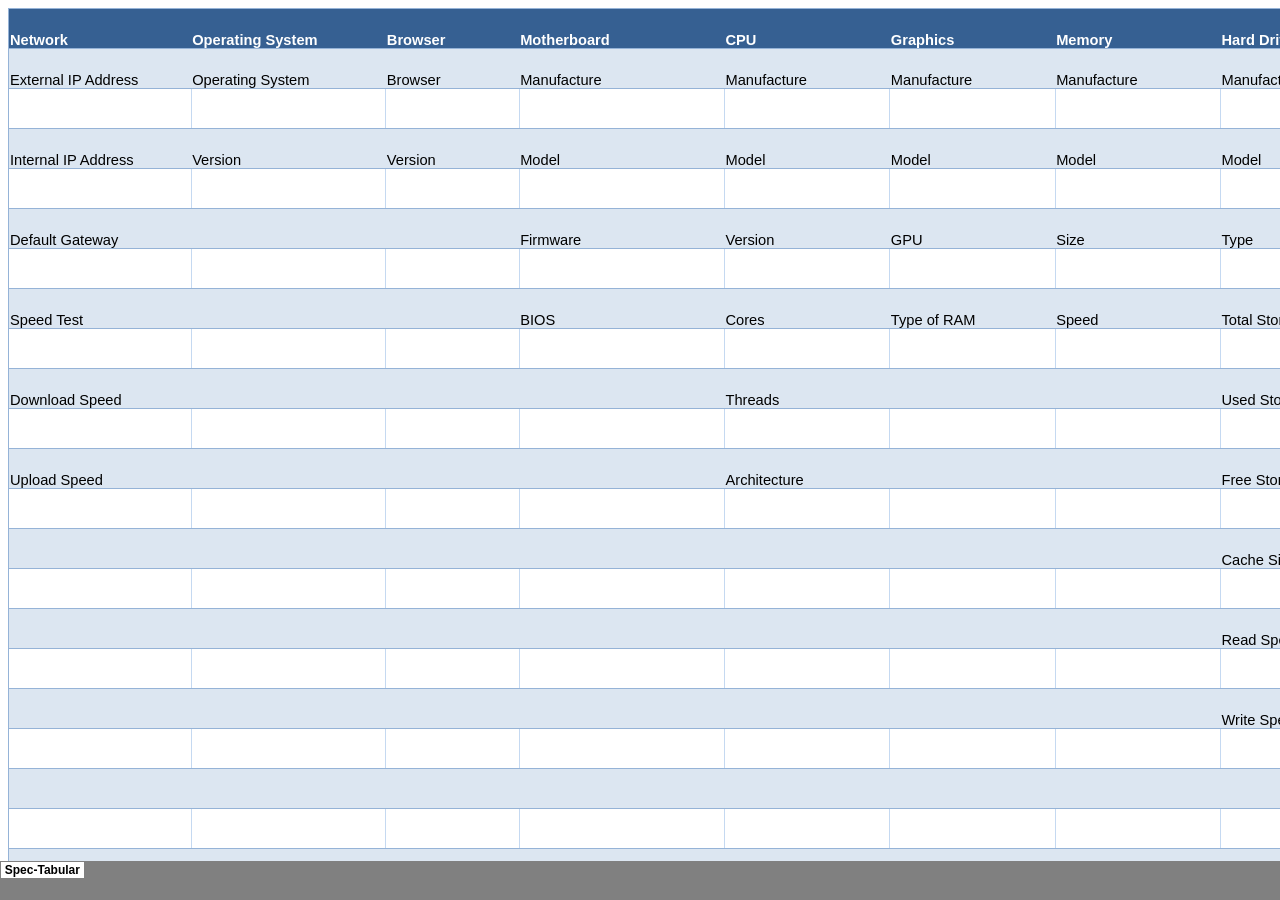
<file: specs.html>
<html xmlns:v="urn:schemas-microsoft-com:vml"
xmlns:o="urn:schemas-microsoft-com:office:office"
xmlns:x="urn:schemas-microsoft-com:office:excel"
xmlns="http://www.w3.org/TR/REC-html40">

<head>
<meta name="Excel Workbook Frameset">
<meta http-equiv=Content-Type content="text/html; charset=windows-1252">
<meta name=ProgId content=Excel.Sheet>
<meta name=Generator content="Microsoft Excel 15">
<link rel=File-List href="specs_files/filelist.xml">
<![if !supportTabStrip]>
<link id="shLink" href="specs_files/sheet001.html">

<link id="shLink">

<script language="JavaScript">
<!--
 var c_lTabs=1;

 var c_rgszSh=new Array(c_lTabs);
 c_rgszSh[0] = "Spec-Tabular";



 var c_rgszClr=new Array(8);
 c_rgszClr[0]="window";
 c_rgszClr[1]="buttonface";
 c_rgszClr[2]="windowframe";
 c_rgszClr[3]="windowtext";
 c_rgszClr[4]="threedlightshadow";
 c_rgszClr[5]="threedhighlight";
 c_rgszClr[6]="threeddarkshadow";
 c_rgszClr[7]="threedshadow";

 var g_iShCur;
 var g_rglTabX=new Array(c_lTabs);

function fnGetIEVer()
{
 var ua=window.navigator.userAgent
 var msie=ua.indexOf("MSIE")
 if (msie>0 && window.navigator.platform=="Win32")
  return parseInt(ua.substring(msie+5,ua.indexOf(".", msie)));
 else
  return 0;
}

function fnBuildFrameset()
{
 var szHTML="<frameset rows=\"*,18\" border=0 width=0 frameborder=no framespacing=0>"+
  "<frame src=\""+document.all.item("shLink")[0].href+"\" name=\"frSheet\" noresize>"+
  "<frameset cols=\"54,*\" border=0 width=0 frameborder=no framespacing=0>"+
  "<frame src=\"\" name=\"frScroll\" marginwidth=0 marginheight=0 scrolling=no>"+
  "<frame src=\"\" name=\"frTabs\" marginwidth=0 marginheight=0 scrolling=no>"+
  "</frameset></frameset><plaintext>";

 with (document) {
  open("text/html","replace");
  write(szHTML);
  close();
 }

 fnBuildTabStrip();
}

function fnBuildTabStrip()
{
 var szHTML=
  "<html><head><style>.clScroll {font:8pt Courier New;color:"+c_rgszClr[6]+";cursor:default;line-height:10pt;}"+
  ".clScroll2 {font:10pt Arial;color:"+c_rgszClr[6]+";cursor:default;line-height:11pt;}</style></head>"+
  "<body onclick=\"event.returnValue=false;\" ondragstart=\"event.returnValue=false;\" onselectstart=\"event.returnValue=false;\" bgcolor="+c_rgszClr[4]+" topmargin=0 leftmargin=0><table cellpadding=0 cellspacing=0 width=100%>"+
  "<tr><td colspan=6 height=1 bgcolor="+c_rgszClr[2]+"></td></tr>"+
  "<tr><td style=\"font:1pt\">&nbsp;<td>"+
  "<td valign=top id=tdScroll class=\"clScroll\" onclick=\"parent.fnFastScrollTabs(0);\" onmouseover=\"parent.fnMouseOverScroll(0);\" onmouseout=\"parent.fnMouseOutScroll(0);\"><a>&#171;</a></td>"+
  "<td valign=top id=tdScroll class=\"clScroll2\" onclick=\"parent.fnScrollTabs(0);\" ondblclick=\"parent.fnScrollTabs(0);\" onmouseover=\"parent.fnMouseOverScroll(1);\" onmouseout=\"parent.fnMouseOutScroll(1);\"><a>&lt</a></td>"+
  "<td valign=top id=tdScroll class=\"clScroll2\" onclick=\"parent.fnScrollTabs(1);\" ondblclick=\"parent.fnScrollTabs(1);\" onmouseover=\"parent.fnMouseOverScroll(2);\" onmouseout=\"parent.fnMouseOutScroll(2);\"><a>&gt</a></td>"+
  "<td valign=top id=tdScroll class=\"clScroll\" onclick=\"parent.fnFastScrollTabs(1);\" onmouseover=\"parent.fnMouseOverScroll(3);\" onmouseout=\"parent.fnMouseOutScroll(3);\"><a>&#187;</a></td>"+
  "<td style=\"font:1pt\">&nbsp;<td></tr></table></body></html>";

 with (frames['frScroll'].document) {
  open("text/html","replace");
  write(szHTML);
  close();
 }

 szHTML =
  "<html><head>"+
  "<style>A:link,A:visited,A:active {text-decoration:none;"+"color:"+c_rgszClr[3]+";}"+
  ".clTab {cursor:hand;background:"+c_rgszClr[1]+";font:9pt Arial;padding-left:3px;padding-right:3px;text-align:center;}"+
  ".clBorder {background:"+c_rgszClr[2]+";font:1pt;}"+
  "</style></head><body onload=\"parent.fnInit();\" onselectstart=\"event.returnValue=false;\" ondragstart=\"event.returnValue=false;\" bgcolor="+c_rgszClr[4]+
  " topmargin=0 leftmargin=0><table id=tbTabs cellpadding=0 cellspacing=0>";

 var iCellCount=(c_lTabs+1)*2;

 var i;
 for (i=0;i<iCellCount;i+=2)
  szHTML+="<col width=1><col>";

 var iRow;
 for (iRow=0;iRow<6;iRow++) {

  szHTML+="<tr>";

  if (iRow==5)
   szHTML+="<td colspan="+iCellCount+"></td>";
  else {
   if (iRow==0) {
    for(i=0;i<iCellCount;i++)
     szHTML+="<td height=1 class=\"clBorder\"></td>";
   } else if (iRow==1) {
    for(i=0;i<c_lTabs;i++) {
     szHTML+="<td height=1 nowrap class=\"clBorder\">&nbsp;</td>";
     szHTML+=
      "<td id=tdTab height=1 nowrap class=\"clTab\" onmouseover=\"parent.fnMouseOverTab("+i+");\" onmouseout=\"parent.fnMouseOutTab("+i+");\">"+
      "<a href=\""+document.all.item("shLink")[i].href+"\" target=\"frSheet\" id=aTab>&nbsp;"+c_rgszSh[i]+"&nbsp;</a></td>";
    }
    szHTML+="<td id=tdTab height=1 nowrap class=\"clBorder\"><a id=aTab>&nbsp;</a></td><td width=100%></td>";
   } else if (iRow==2) {
    for (i=0;i<c_lTabs;i++)
     szHTML+="<td height=1></td><td height=1 class=\"clBorder\"></td>";
    szHTML+="<td height=1></td><td height=1></td>";
   } else if (iRow==3) {
    for (i=0;i<iCellCount;i++)
     szHTML+="<td height=1></td>";
   } else if (iRow==4) {
    for (i=0;i<c_lTabs;i++)
     szHTML+="<td height=1 width=1></td><td height=1></td>";
    szHTML+="<td height=1 width=1></td><td></td>";
   }
  }
  szHTML+="</tr>";
 }

 szHTML+="</table></body></html>";
 with (frames['frTabs'].document) {
  open("text/html","replace");
  charset=document.charset;
  write(szHTML);
  close();
 }
}

function fnInit()
{
 g_rglTabX[0]=0;
 var i;
 for (i=1;i<=c_lTabs;i++)
  with (frames['frTabs'].document.all.tbTabs.rows[1].cells[fnTabToCol(i-1)])
   g_rglTabX[i]=offsetLeft+offsetWidth-6;
}

function fnTabToCol(iTab)
{
 return 2*iTab+1;
}

function fnNextTab(fDir)
{
 var iNextTab=-1;
 var i;

 with (frames['frTabs'].document.body) {
  if (fDir==0) {
   if (scrollLeft>0) {
    for (i=0;i<c_lTabs&&g_rglTabX[i]<scrollLeft;i++);
    if (i<c_lTabs)
     iNextTab=i-1;
   }
  } else {
   if (g_rglTabX[c_lTabs]+6>offsetWidth+scrollLeft) {
    for (i=0;i<c_lTabs&&g_rglTabX[i]<=scrollLeft;i++);
    if (i<c_lTabs)
     iNextTab=i;
   }
  }
 }
 return iNextTab;
}

function fnScrollTabs(fDir)
{
 var iNextTab=fnNextTab(fDir);

 if (iNextTab>=0) {
  frames['frTabs'].scroll(g_rglTabX[iNextTab],0);
  return true;
 } else
  return false;
}

function fnFastScrollTabs(fDir)
{
 if (c_lTabs>16)
  frames['frTabs'].scroll(g_rglTabX[fDir?c_lTabs-1:0],0);
 else
  if (fnScrollTabs(fDir)>0) window.setTimeout("fnFastScrollTabs("+fDir+");",5);
}

function fnSetTabProps(iTab,fActive)
{
 var iCol=fnTabToCol(iTab);
 var i;

 if (iTab>=0) {
  with (frames['frTabs'].document.all) {
   with (tbTabs) {
    for (i=0;i<=4;i++) {
     with (rows[i]) {
      if (i==0)
       cells[iCol].style.background=c_rgszClr[fActive?0:2];
      else if (i>0 && i<4) {
       if (fActive) {
        cells[iCol-1].style.background=c_rgszClr[2];
        cells[iCol].style.background=c_rgszClr[0];
        cells[iCol+1].style.background=c_rgszClr[2];
       } else {
        if (i==1) {
         cells[iCol-1].style.background=c_rgszClr[2];
         cells[iCol].style.background=c_rgszClr[1];
         cells[iCol+1].style.background=c_rgszClr[2];
        } else {
         cells[iCol-1].style.background=c_rgszClr[4];
         cells[iCol].style.background=c_rgszClr[(i==2)?2:4];
         cells[iCol+1].style.background=c_rgszClr[4];
        }
       }
      } else
       cells[iCol].style.background=c_rgszClr[fActive?2:4];
     }
    }
   }
   with (aTab[iTab].style) {
    cursor=(fActive?"default":"hand");
    color=c_rgszClr[3];
   }
  }
 }
}

function fnMouseOverScroll(iCtl)
{
 frames['frScroll'].document.all.tdScroll[iCtl].style.color=c_rgszClr[7];
}

function fnMouseOutScroll(iCtl)
{
 frames['frScroll'].document.all.tdScroll[iCtl].style.color=c_rgszClr[6];
}

function fnMouseOverTab(iTab)
{
 if (iTab!=g_iShCur) {
  var iCol=fnTabToCol(iTab);
  with (frames['frTabs'].document.all) {
   tdTab[iTab].style.background=c_rgszClr[5];
  }
 }
}

function fnMouseOutTab(iTab)
{
 if (iTab>=0) {
  var elFrom=frames['frTabs'].event.srcElement;
  var elTo=frames['frTabs'].event.toElement;

  if ((!elTo) ||
   (elFrom.tagName==elTo.tagName) ||
   (elTo.tagName=="A" && elTo.parentElement!=elFrom) ||
   (elFrom.tagName=="A" && elFrom.parentElement!=elTo)) {

   if (iTab!=g_iShCur) {
    with (frames['frTabs'].document.all) {
     tdTab[iTab].style.background=c_rgszClr[1];
    }
   }
  }
 }
}

function fnSetActiveSheet(iSh)
{
 if (iSh!=g_iShCur) {
  fnSetTabProps(g_iShCur,false);
  fnSetTabProps(iSh,true);
  g_iShCur=iSh;
 }
}

 window.g_iIEVer=fnGetIEVer();
 if (window.g_iIEVer>=4)
  fnBuildFrameset();
//-->
</script>
<![endif]><!--[if gte mso 9]><xml>
 <x:ExcelWorkbook>
  <x:ExcelWorksheets>
   <x:ExcelWorksheet>
    <x:Name>Spec-Tabular</x:Name>
    <x:WorksheetSource HRef="specs_files/sheet001.html"/>
   </x:ExcelWorksheet>
  </x:ExcelWorksheets>
  <x:Stylesheet HRef="specs_files/stylesheet.css"/>
  <x:WindowHeight>8835</x:WindowHeight>
  <x:WindowWidth>14895</x:WindowWidth>
  <x:WindowTopX>405</x:WindowTopX>
  <x:WindowTopY>32767</x:WindowTopY>
  <x:ProtectStructure>False</x:ProtectStructure>
  <x:ProtectWindows>False</x:ProtectWindows>
 </x:ExcelWorkbook>
</xml><![endif]-->
</head>

<frameset rows="*,39" border=0 width=0 frameborder=no framespacing=0>
 <frame src="specs_files/sheet001.html" name="frSheet">
 <frame src="specs_files/tabstrip.html" name="frTabs" marginwidth=0 marginheight=0>
 <noframes>
  <body>
   <p>This page uses frames, but your browser doesn't support them.</p>
  </body>
 </noframes>
</frameset>
</html>
</file>
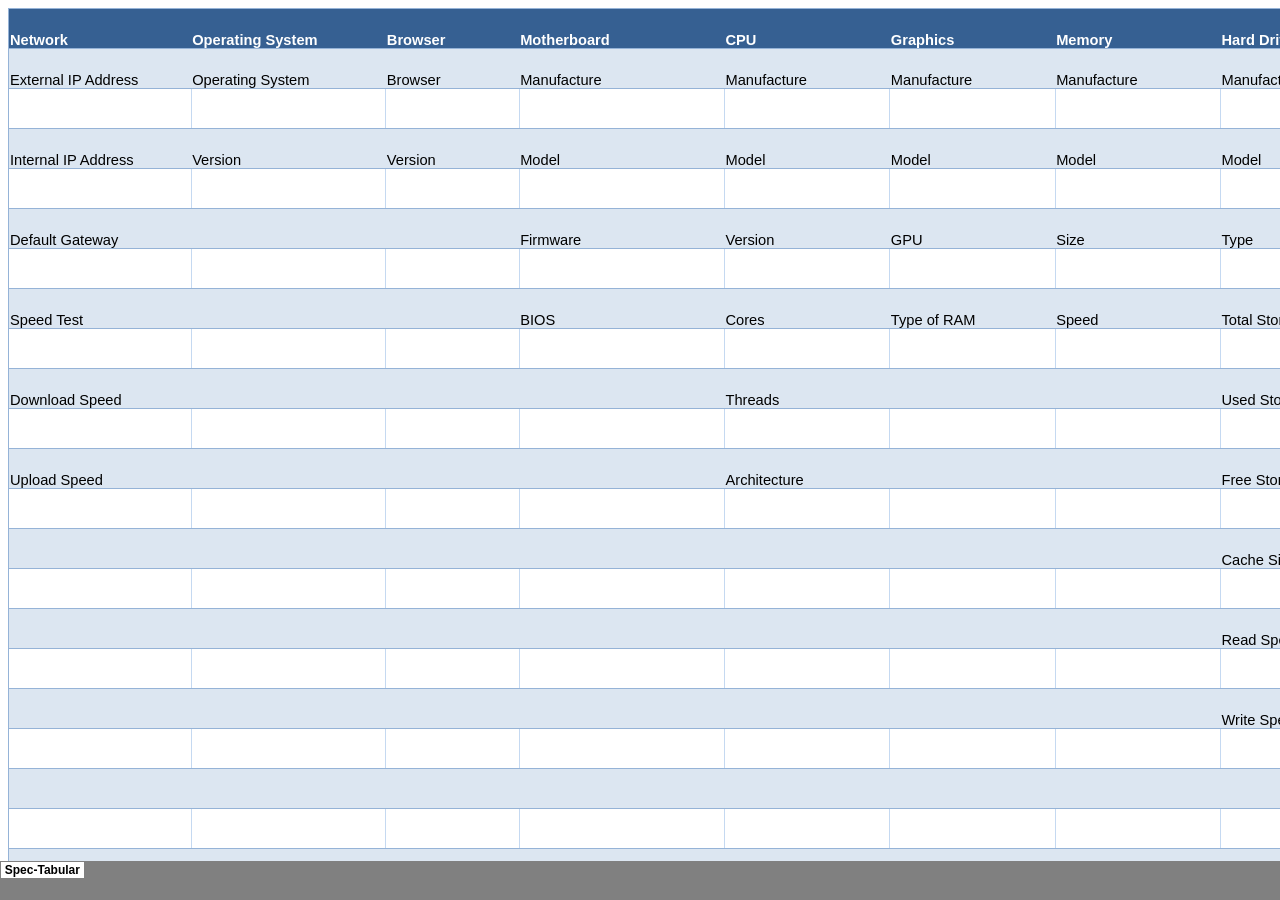
<file: specs_files/sheet001.html>
<html xmlns:v="urn:schemas-microsoft-com:vml"
xmlns:o="urn:schemas-microsoft-com:office:office"
xmlns:x="urn:schemas-microsoft-com:office:excel"
xmlns="http://www.w3.org/TR/REC-html40">

<head>
<meta http-equiv=Content-Type content="text/html; charset=windows-1252">
<meta name=ProgId content=Excel.Sheet>
<meta name=Generator content="Microsoft Excel 15">
<link id=Main-File rel=Main-File href="../specs.html">
<link rel=File-List href=filelist.xml>
<link rel=Stylesheet href=stylesheet.css>
<style>
<!--table
	{mso-displayed-decimal-separator:"\.";
	mso-displayed-thousand-separator:"\,";}
@page
	{mso-footer-data:"Page &P of &N";
	margin:1.0in .7in .75in .7in;
	mso-header-margin:.5in;
	mso-footer-margin:.5in;
	mso-horizontal-page-align:center;}
-->
</style>
<![if !supportTabStrip]><script language="JavaScript">
<!--
function fnUpdateTabs()
 {
  if (parent.window.g_iIEVer>=4) {
   if (parent.document.readyState=="complete"
    && parent.frames['frTabs'].document.readyState=="complete")
   parent.fnSetActiveSheet(0);
  else
   window.setTimeout("fnUpdateTabs();",150);
 }
}

if (window.name!="frSheet")
 window.location.replace("../specs.html");
else
 fnUpdateTabs();
//-->
</script>
<![endif]>
</head>

<body link=black vlink=black>

<table border=0 cellpadding=0 cellspacing=0 width=1854 style='border-collapse:
 collapse;table-layout:fixed;width:1392pt'>
 <col width=183 style='mso-width-source:userset;mso-width-alt:5856;width:137pt'>
 <col width=194 style='mso-width-source:userset;mso-width-alt:6208;width:146pt'>
 <col width=133 style='mso-width-source:userset;mso-width-alt:4256;width:100pt'>
 <col width=205 style='mso-width-source:userset;mso-width-alt:6560;width:154pt'>
 <col width=165 span=3 style='mso-width-source:userset;mso-width-alt:5280;
 width:124pt'>
 <col width=245 style='mso-width-source:userset;mso-width-alt:7840;width:184pt'>
 <col width=140 style='mso-width-source:userset;mso-width-alt:4480;width:105pt'>
 <col width=131 style='mso-width-source:userset;mso-width-alt:4192;width:98pt'>
 <col width=128 span=2 style='mso-width-source:userset;mso-width-alt:4096;
 width:96pt'>
 <tr height=40 style='mso-height-source:userset;height:30.0pt'>
  <td height=40 width=183 style='height:30.0pt;width:137pt;font-size:11.0pt;
  color:white;font-weight:700;text-decoration:none;text-underline-style:none;
  text-line-through:none;font-family:"Century Gothic", sans-serif;border-top:
  .5pt solid #95B3D7;border-right:none;border-bottom:.5pt solid #95B3D7;
  border-left:.5pt solid #95B3D7;background:#366092;mso-pattern:#4F81BD none'>Network</td>
  <td width=194 style='width:146pt;font-size:11.0pt;color:white;font-weight:
  700;text-decoration:none;text-underline-style:none;text-line-through:none;
  font-family:"Century Gothic", sans-serif;border-top:.5pt solid #95B3D7;
  border-right:none;border-bottom:.5pt solid #95B3D7;border-left:none;
  background:#366092;mso-pattern:#4F81BD none'>Operating System</td>
  <td width=133 style='width:100pt;font-size:11.0pt;color:white;font-weight:
  700;text-decoration:none;text-underline-style:none;text-line-through:none;
  font-family:"Century Gothic", sans-serif;border-top:.5pt solid #95B3D7;
  border-right:none;border-bottom:.5pt solid #95B3D7;border-left:none;
  background:#366092;mso-pattern:#4F81BD none'>Browser</td>
  <td width=205 style='width:154pt;font-size:11.0pt;color:white;font-weight:
  700;text-decoration:none;text-underline-style:none;text-line-through:none;
  font-family:"Century Gothic", sans-serif;border-top:.5pt solid #95B3D7;
  border-right:none;border-bottom:.5pt solid #95B3D7;border-left:none;
  background:#366092;mso-pattern:#4F81BD none'>Motherboard</td>
  <td width=165 style='width:124pt;font-size:11.0pt;color:white;font-weight:
  700;text-decoration:none;text-underline-style:none;text-line-through:none;
  font-family:"Century Gothic", sans-serif;border-top:.5pt solid #95B3D7;
  border-right:none;border-bottom:.5pt solid #95B3D7;border-left:none;
  background:#366092;mso-pattern:#4F81BD none'>CPU</td>
  <td width=165 style='width:124pt;font-size:11.0pt;color:white;font-weight:
  700;text-decoration:none;text-underline-style:none;text-line-through:none;
  font-family:"Century Gothic", sans-serif;border-top:.5pt solid #95B3D7;
  border-right:none;border-bottom:.5pt solid #95B3D7;border-left:none;
  background:#366092;mso-pattern:#4F81BD none'>Graphics</td>
  <td width=165 style='width:124pt;font-size:11.0pt;color:white;font-weight:
  700;text-decoration:none;text-underline-style:none;text-line-through:none;
  font-family:"Century Gothic", sans-serif;border-top:.5pt solid #95B3D7;
  border-right:none;border-bottom:.5pt solid #95B3D7;border-left:none;
  background:#366092;mso-pattern:#4F81BD none'>Memory</td>
  <td width=245 style='width:184pt;font-size:11.0pt;color:white;font-weight:
  700;text-decoration:none;text-underline-style:none;text-line-through:none;
  font-family:"Century Gothic", sans-serif;border-top:.5pt solid #95B3D7;
  border-right:none;border-bottom:.5pt solid #95B3D7;border-left:none;
  background:#366092;mso-pattern:#4F81BD none'>Hard Drive</td>
  <td width=140 style='width:105pt;font-size:11.0pt;color:white;font-weight:
  700;text-decoration:none;text-underline-style:none;text-line-through:none;
  font-family:"Century Gothic", sans-serif;border-top:.5pt solid #95B3D7;
  border-right:none;border-bottom:.5pt solid #95B3D7;border-left:none;
  background:#366092;mso-pattern:#4F81BD none'>Optical Drive</td>
  <td width=131 style='width:98pt;font-size:11.0pt;color:white;font-weight:
  700;text-decoration:none;text-underline-style:none;text-line-through:none;
  font-family:"Century Gothic", sans-serif;border-top:.5pt solid #95B3D7;
  border-right:none;border-bottom:.5pt solid #95B3D7;border-left:none;
  background:#366092;mso-pattern:#4F81BD none'>Floppy Drive</td>
  <td width=128 style='width:96pt;font-size:11.0pt;color:white;font-weight:
  700;text-decoration:none;text-underline-style:none;text-line-through:none;
  font-family:"Century Gothic", sans-serif;border-top:.5pt solid #95B3D7;
  border-right:.5pt solid #95B3D7;border-bottom:.5pt solid #95B3D7;border-left:
  none;background:#366092;mso-pattern:#4F81BD none'>Printer</td>
 </tr>
 <tr height=40 style='mso-height-source:userset;height:30.0pt'>
  <td height=40 width=183 style='height:30.0pt;width:137pt;font-size:11.0pt;
  color:black;font-weight:400;text-decoration:none;text-underline-style:none;
  text-line-through:none;font-family:"Century Gothic", sans-serif;border-top:
  .5pt solid #95B3D7;border-right:none;border-bottom:.5pt solid #95B3D7;
  border-left:.5pt solid #95B3D7;background:#DCE6F1;mso-pattern:#DCE6F1 none'>External
  IP Address</td>
  <td width=194 style='width:146pt;font-size:11.0pt;color:black;font-weight:
  400;text-decoration:none;text-underline-style:none;text-line-through:none;
  font-family:"Century Gothic", sans-serif;border-top:.5pt solid #95B3D7;
  border-right:none;border-bottom:.5pt solid #95B3D7;border-left:none;
  background:#DCE6F1;mso-pattern:#DCE6F1 none'>Operating System</td>
  <td width=133 style='width:100pt;font-size:11.0pt;color:black;font-weight:
  400;text-decoration:none;text-underline-style:none;text-line-through:none;
  font-family:"Century Gothic", sans-serif;border-top:.5pt solid #95B3D7;
  border-right:none;border-bottom:.5pt solid #95B3D7;border-left:none;
  background:#DCE6F1;mso-pattern:#DCE6F1 none'>Browser</td>
  <td width=205 style='width:154pt;font-size:11.0pt;color:black;font-weight:
  400;text-decoration:none;text-underline-style:none;text-line-through:none;
  font-family:"Century Gothic", sans-serif;border-top:.5pt solid #95B3D7;
  border-right:none;border-bottom:.5pt solid #95B3D7;border-left:none;
  background:#DCE6F1;mso-pattern:#DCE6F1 none'>Manufacture</td>
  <td class=xl67 width=165 style='width:124pt;font-size:11.0pt;color:black;
  font-weight:400;text-decoration:none;text-underline-style:none;text-line-through:
  none;font-family:"Century Gothic", sans-serif;border-top:.5pt solid #95B3D7;
  border-right:none;border-bottom:.5pt solid #95B3D7;border-left:none;
  background:#DCE6F1;mso-pattern:#DCE6F1 none'>Manufacture</td>
  <td class=xl67 width=165 style='width:124pt;font-size:11.0pt;color:black;
  font-weight:400;text-decoration:none;text-underline-style:none;text-line-through:
  none;font-family:"Century Gothic", sans-serif;border-top:.5pt solid #95B3D7;
  border-right:none;border-bottom:.5pt solid #95B3D7;border-left:none;
  background:#DCE6F1;mso-pattern:#DCE6F1 none'>Manufacture</td>
  <td class=xl67 width=165 style='width:124pt;font-size:11.0pt;color:black;
  font-weight:400;text-decoration:none;text-underline-style:none;text-line-through:
  none;font-family:"Century Gothic", sans-serif;border-top:.5pt solid #95B3D7;
  border-right:none;border-bottom:.5pt solid #95B3D7;border-left:none;
  background:#DCE6F1;mso-pattern:#DCE6F1 none'>Manufacture</td>
  <td class=xl68 width=245 style='width:184pt;font-size:11.0pt;color:black;
  font-weight:400;text-decoration:none;text-underline-style:none;text-line-through:
  none;font-family:"Century Gothic", sans-serif;border-top:.5pt solid #95B3D7;
  border-right:none;border-bottom:.5pt solid #95B3D7;border-left:none;
  background:#DCE6F1;mso-pattern:#DCE6F1 none'>Manufacture</td>
  <td class=xl67 width=140 style='width:105pt;font-size:11.0pt;color:black;
  font-weight:400;text-decoration:none;text-underline-style:none;text-line-through:
  none;font-family:"Century Gothic", sans-serif;border-top:.5pt solid #95B3D7;
  border-right:none;border-bottom:.5pt solid #95B3D7;border-left:none;
  background:#DCE6F1;mso-pattern:#DCE6F1 none'>Manufacture</td>
  <td class=xl67 width=131 style='width:98pt;font-size:11.0pt;color:black;
  font-weight:400;text-decoration:none;text-underline-style:none;text-line-through:
  none;font-family:"Century Gothic", sans-serif;border-top:.5pt solid #95B3D7;
  border-right:none;border-bottom:.5pt solid #95B3D7;border-left:none;
  background:#DCE6F1;mso-pattern:#DCE6F1 none'>Manufacture</td>
  <td class=xl67 width=128 style='width:96pt;font-size:11.0pt;color:black;
  font-weight:400;text-decoration:none;text-underline-style:none;text-line-through:
  none;font-family:"Century Gothic", sans-serif;border-top:.5pt solid #95B3D7;
  border-right:.5pt solid #95B3D7;border-bottom:.5pt solid #95B3D7;border-left:
  none;background:#DCE6F1;mso-pattern:#DCE6F1 none'>Manufacture</td>
 </tr>
 <tr height=40 style='mso-height-source:userset;height:30.0pt'>
  <td height=40 width=183 style='height:30.0pt;width:137pt;font-size:11.0pt;
  color:black;font-weight:400;text-decoration:none;text-underline-style:none;
  text-line-through:none;font-family:"Century Gothic", sans-serif;border-top:
  .5pt solid #95B3D7;border-right:.5pt solid #C5D9F1;border-bottom:.5pt solid #95B3D7;
  border-left:.5pt solid #95B3D7'></td>
  <td width=194 style='width:146pt;font-size:11.0pt;color:black;font-weight:
  400;text-decoration:none;text-underline-style:none;text-line-through:none;
  font-family:"Century Gothic", sans-serif;border-top:.5pt solid #95B3D7;
  border-right:.5pt solid #C5D9F1;border-bottom:.5pt solid #95B3D7;border-left:
  .5pt solid #C5D9F1'></td>
  <td width=133 style='width:100pt;font-size:11.0pt;color:black;font-weight:
  400;text-decoration:none;text-underline-style:none;text-line-through:none;
  font-family:"Century Gothic", sans-serif;border-top:.5pt solid #95B3D7;
  border-right:.5pt solid #C5D9F1;border-bottom:.5pt solid #95B3D7;border-left:
  .5pt solid #C5D9F1'></td>
  <td width=205 style='width:154pt;font-size:11.0pt;color:black;font-weight:
  400;text-decoration:none;text-underline-style:none;text-line-through:none;
  font-family:"Century Gothic", sans-serif;border-top:.5pt solid #95B3D7;
  border-right:.5pt solid #C5D9F1;border-bottom:.5pt solid #95B3D7;border-left:
  .5pt solid #C5D9F1'></td>
  <td class=xl67 width=165 style='width:124pt;font-size:11.0pt;color:black;
  font-weight:400;text-decoration:none;text-underline-style:none;text-line-through:
  none;font-family:"Century Gothic", sans-serif;border-top:.5pt solid #95B3D7;
  border-right:.5pt solid #C5D9F1;border-bottom:.5pt solid #95B3D7;border-left:
  .5pt solid #C5D9F1'></td>
  <td class=xl67 width=165 style='width:124pt;font-size:11.0pt;color:black;
  font-weight:400;text-decoration:none;text-underline-style:none;text-line-through:
  none;font-family:"Century Gothic", sans-serif;border-top:.5pt solid #95B3D7;
  border-right:.5pt solid #C5D9F1;border-bottom:.5pt solid #95B3D7;border-left:
  .5pt solid #C5D9F1'></td>
  <td class=xl67 width=165 style='width:124pt;font-size:11.0pt;color:black;
  font-weight:400;text-decoration:none;text-underline-style:none;text-line-through:
  none;font-family:"Century Gothic", sans-serif;border-top:.5pt solid #95B3D7;
  border-right:.5pt solid #C5D9F1;border-bottom:.5pt solid #95B3D7;border-left:
  .5pt solid #C5D9F1'></td>
  <td class=xl68 width=245 style='width:184pt;font-size:11.0pt;color:black;
  font-weight:400;text-decoration:none;text-underline-style:none;text-line-through:
  none;font-family:"Century Gothic", sans-serif;border-top:.5pt solid #95B3D7;
  border-right:.5pt solid #C5D9F1;border-bottom:.5pt solid #95B3D7;border-left:
  .5pt solid #C5D9F1'></td>
  <td class=xl67 width=140 style='width:105pt;font-size:11.0pt;color:black;
  font-weight:400;text-decoration:none;text-underline-style:none;text-line-through:
  none;font-family:"Century Gothic", sans-serif;border-top:.5pt solid #95B3D7;
  border-right:.5pt solid #C5D9F1;border-bottom:.5pt solid #95B3D7;border-left:
  .5pt solid #C5D9F1'></td>
  <td class=xl67 width=131 style='width:98pt;font-size:11.0pt;color:black;
  font-weight:400;text-decoration:none;text-underline-style:none;text-line-through:
  none;font-family:"Century Gothic", sans-serif;border-top:.5pt solid #95B3D7;
  border-right:.5pt solid #C5D9F1;border-bottom:.5pt solid #95B3D7;border-left:
  .5pt solid #C5D9F1'></td>
  <td class=xl67 width=128 style='width:96pt;font-size:11.0pt;color:black;
  font-weight:400;text-decoration:none;text-underline-style:none;text-line-through:
  none;font-family:"Century Gothic", sans-serif;border-top:.5pt solid #95B3D7;
  border-right:.5pt solid #95B3D7;border-bottom:.5pt solid #95B3D7;border-left:
  .5pt solid #C5D9F1'></td>
 </tr>
 <tr height=40 style='mso-height-source:userset;height:30.0pt'>
  <td height=40 width=183 style='height:30.0pt;width:137pt;font-size:11.0pt;
  color:black;font-weight:400;text-decoration:none;text-underline-style:none;
  text-line-through:none;font-family:"Century Gothic", sans-serif;border-top:
  .5pt solid #95B3D7;border-right:none;border-bottom:.5pt solid #95B3D7;
  border-left:.5pt solid #95B3D7;background:#DCE6F1;mso-pattern:#DCE6F1 none'>Internal
  IP Address</td>
  <td width=194 style='width:146pt;font-size:11.0pt;color:black;font-weight:
  400;text-decoration:none;text-underline-style:none;text-line-through:none;
  font-family:"Century Gothic", sans-serif;border-top:.5pt solid #95B3D7;
  border-right:none;border-bottom:.5pt solid #95B3D7;border-left:none;
  background:#DCE6F1;mso-pattern:#DCE6F1 none'>Version</td>
  <td width=133 style='width:100pt;font-size:11.0pt;color:black;font-weight:
  400;text-decoration:none;text-underline-style:none;text-line-through:none;
  font-family:"Century Gothic", sans-serif;border-top:.5pt solid #95B3D7;
  border-right:none;border-bottom:.5pt solid #95B3D7;border-left:none;
  background:#DCE6F1;mso-pattern:#DCE6F1 none'>Version</td>
  <td width=205 style='width:154pt;font-size:11.0pt;color:black;font-weight:
  400;text-decoration:none;text-underline-style:none;text-line-through:none;
  font-family:"Century Gothic", sans-serif;border-top:.5pt solid #95B3D7;
  border-right:none;border-bottom:.5pt solid #95B3D7;border-left:none;
  background:#DCE6F1;mso-pattern:#DCE6F1 none'>Model</td>
  <td class=xl67 width=165 style='width:124pt;font-size:11.0pt;color:black;
  font-weight:400;text-decoration:none;text-underline-style:none;text-line-through:
  none;font-family:"Century Gothic", sans-serif;border-top:.5pt solid #95B3D7;
  border-right:none;border-bottom:.5pt solid #95B3D7;border-left:none;
  background:#DCE6F1;mso-pattern:#DCE6F1 none'>Model</td>
  <td class=xl67 width=165 style='width:124pt;font-size:11.0pt;color:black;
  font-weight:400;text-decoration:none;text-underline-style:none;text-line-through:
  none;font-family:"Century Gothic", sans-serif;border-top:.5pt solid #95B3D7;
  border-right:none;border-bottom:.5pt solid #95B3D7;border-left:none;
  background:#DCE6F1;mso-pattern:#DCE6F1 none'>Model</td>
  <td class=xl67 width=165 style='width:124pt;font-size:11.0pt;color:black;
  font-weight:400;text-decoration:none;text-underline-style:none;text-line-through:
  none;font-family:"Century Gothic", sans-serif;border-top:.5pt solid #95B3D7;
  border-right:none;border-bottom:.5pt solid #95B3D7;border-left:none;
  background:#DCE6F1;mso-pattern:#DCE6F1 none'>Model</td>
  <td class=xl68 width=245 style='width:184pt;font-size:11.0pt;color:black;
  font-weight:400;text-decoration:none;text-underline-style:none;text-line-through:
  none;font-family:"Century Gothic", sans-serif;border-top:.5pt solid #95B3D7;
  border-right:none;border-bottom:.5pt solid #95B3D7;border-left:none;
  background:#DCE6F1;mso-pattern:#DCE6F1 none'>Model</td>
  <td class=xl67 width=140 style='width:105pt;font-size:11.0pt;color:black;
  font-weight:400;text-decoration:none;text-underline-style:none;text-line-through:
  none;font-family:"Century Gothic", sans-serif;border-top:.5pt solid #95B3D7;
  border-right:none;border-bottom:.5pt solid #95B3D7;border-left:none;
  background:#DCE6F1;mso-pattern:#DCE6F1 none'>Model</td>
  <td class=xl67 width=131 style='width:98pt;font-size:11.0pt;color:black;
  font-weight:400;text-decoration:none;text-underline-style:none;text-line-through:
  none;font-family:"Century Gothic", sans-serif;border-top:.5pt solid #95B3D7;
  border-right:none;border-bottom:.5pt solid #95B3D7;border-left:none;
  background:#DCE6F1;mso-pattern:#DCE6F1 none'>Model</td>
  <td class=xl67 width=128 style='width:96pt;font-size:11.0pt;color:black;
  font-weight:400;text-decoration:none;text-underline-style:none;text-line-through:
  none;font-family:"Century Gothic", sans-serif;border-top:.5pt solid #95B3D7;
  border-right:.5pt solid #95B3D7;border-bottom:.5pt solid #95B3D7;border-left:
  none;background:#DCE6F1;mso-pattern:#DCE6F1 none'>Model</td>
 </tr>
 <tr height=40 style='mso-height-source:userset;height:30.0pt'>
  <td height=40 width=183 style='height:30.0pt;width:137pt;font-size:11.0pt;
  color:black;font-weight:400;text-decoration:none;text-underline-style:none;
  text-line-through:none;font-family:"Century Gothic", sans-serif;border-top:
  .5pt solid #95B3D7;border-right:.5pt solid #C5D9F1;border-bottom:.5pt solid #95B3D7;
  border-left:.5pt solid #95B3D7'></td>
  <td width=194 style='width:146pt;font-size:11.0pt;color:black;font-weight:
  400;text-decoration:none;text-underline-style:none;text-line-through:none;
  font-family:"Century Gothic", sans-serif;border-top:.5pt solid #95B3D7;
  border-right:.5pt solid #C5D9F1;border-bottom:.5pt solid #95B3D7;border-left:
  .5pt solid #C5D9F1'></td>
  <td width=133 style='width:100pt;font-size:11.0pt;color:black;font-weight:
  400;text-decoration:none;text-underline-style:none;text-line-through:none;
  font-family:"Century Gothic", sans-serif;border-top:.5pt solid #95B3D7;
  border-right:.5pt solid #C5D9F1;border-bottom:.5pt solid #95B3D7;border-left:
  .5pt solid #C5D9F1'></td>
  <td width=205 style='width:154pt;font-size:11.0pt;color:black;font-weight:
  400;text-decoration:none;text-underline-style:none;text-line-through:none;
  font-family:"Century Gothic", sans-serif;border-top:.5pt solid #95B3D7;
  border-right:.5pt solid #C5D9F1;border-bottom:.5pt solid #95B3D7;border-left:
  .5pt solid #C5D9F1'></td>
  <td class=xl67 width=165 style='width:124pt;font-size:11.0pt;color:black;
  font-weight:400;text-decoration:none;text-underline-style:none;text-line-through:
  none;font-family:"Century Gothic", sans-serif;border-top:.5pt solid #95B3D7;
  border-right:.5pt solid #C5D9F1;border-bottom:.5pt solid #95B3D7;border-left:
  .5pt solid #C5D9F1'></td>
  <td class=xl67 width=165 style='width:124pt;font-size:11.0pt;color:black;
  font-weight:400;text-decoration:none;text-underline-style:none;text-line-through:
  none;font-family:"Century Gothic", sans-serif;border-top:.5pt solid #95B3D7;
  border-right:.5pt solid #C5D9F1;border-bottom:.5pt solid #95B3D7;border-left:
  .5pt solid #C5D9F1'></td>
  <td class=xl67 width=165 style='width:124pt;font-size:11.0pt;color:black;
  font-weight:400;text-decoration:none;text-underline-style:none;text-line-through:
  none;font-family:"Century Gothic", sans-serif;border-top:.5pt solid #95B3D7;
  border-right:.5pt solid #C5D9F1;border-bottom:.5pt solid #95B3D7;border-left:
  .5pt solid #C5D9F1'></td>
  <td class=xl68 width=245 style='width:184pt;font-size:11.0pt;color:black;
  font-weight:400;text-decoration:none;text-underline-style:none;text-line-through:
  none;font-family:"Century Gothic", sans-serif;border-top:.5pt solid #95B3D7;
  border-right:.5pt solid #C5D9F1;border-bottom:.5pt solid #95B3D7;border-left:
  .5pt solid #C5D9F1'></td>
  <td class=xl67 width=140 style='width:105pt;font-size:11.0pt;color:black;
  font-weight:400;text-decoration:none;text-underline-style:none;text-line-through:
  none;font-family:"Century Gothic", sans-serif;border-top:.5pt solid #95B3D7;
  border-right:.5pt solid #C5D9F1;border-bottom:.5pt solid #95B3D7;border-left:
  .5pt solid #C5D9F1'></td>
  <td class=xl67 width=131 style='width:98pt;font-size:11.0pt;color:black;
  font-weight:400;text-decoration:none;text-underline-style:none;text-line-through:
  none;font-family:"Century Gothic", sans-serif;border-top:.5pt solid #95B3D7;
  border-right:.5pt solid #C5D9F1;border-bottom:.5pt solid #95B3D7;border-left:
  .5pt solid #C5D9F1'></td>
  <td class=xl67 width=128 style='width:96pt;font-size:11.0pt;color:black;
  font-weight:400;text-decoration:none;text-underline-style:none;text-line-through:
  none;font-family:"Century Gothic", sans-serif;border-top:.5pt solid #95B3D7;
  border-right:.5pt solid #95B3D7;border-bottom:.5pt solid #95B3D7;border-left:
  .5pt solid #C5D9F1'></td>
 </tr>
 <tr height=40 style='mso-height-source:userset;height:30.0pt'>
  <td height=40 width=183 style='height:30.0pt;width:137pt;font-size:11.0pt;
  color:black;font-weight:400;text-decoration:none;text-underline-style:none;
  text-line-through:none;font-family:"Century Gothic", sans-serif;border-top:
  .5pt solid #95B3D7;border-right:none;border-bottom:.5pt solid #95B3D7;
  border-left:.5pt solid #95B3D7;background:#DCE6F1;mso-pattern:#DCE6F1 none'>Default
  Gateway</td>
  <td width=194 style='width:146pt;font-size:11.0pt;color:black;font-weight:
  400;text-decoration:none;text-underline-style:none;text-line-through:none;
  font-family:"Century Gothic", sans-serif;border-top:.5pt solid #95B3D7;
  border-right:none;border-bottom:.5pt solid #95B3D7;border-left:none;
  background:#DCE6F1;mso-pattern:#DCE6F1 none'></td>
  <td width=133 style='width:100pt;font-size:11.0pt;color:black;font-weight:
  400;text-decoration:none;text-underline-style:none;text-line-through:none;
  font-family:"Century Gothic", sans-serif;border-top:.5pt solid #95B3D7;
  border-right:none;border-bottom:.5pt solid #95B3D7;border-left:none;
  background:#DCE6F1;mso-pattern:#DCE6F1 none'></td>
  <td width=205 style='width:154pt;font-size:11.0pt;color:black;font-weight:
  400;text-decoration:none;text-underline-style:none;text-line-through:none;
  font-family:"Century Gothic", sans-serif;border-top:.5pt solid #95B3D7;
  border-right:none;border-bottom:.5pt solid #95B3D7;border-left:none;
  background:#DCE6F1;mso-pattern:#DCE6F1 none'>Firmware</td>
  <td class=xl67 width=165 style='width:124pt;font-size:11.0pt;color:black;
  font-weight:400;text-decoration:none;text-underline-style:none;text-line-through:
  none;font-family:"Century Gothic", sans-serif;border-top:.5pt solid #95B3D7;
  border-right:none;border-bottom:.5pt solid #95B3D7;border-left:none;
  background:#DCE6F1;mso-pattern:#DCE6F1 none'>Version</td>
  <td class=xl67 width=165 style='width:124pt;font-size:11.0pt;color:black;
  font-weight:400;text-decoration:none;text-underline-style:none;text-line-through:
  none;font-family:"Century Gothic", sans-serif;border-top:.5pt solid #95B3D7;
  border-right:none;border-bottom:.5pt solid #95B3D7;border-left:none;
  background:#DCE6F1;mso-pattern:#DCE6F1 none'>GPU</td>
  <td class=xl67 width=165 style='width:124pt;font-size:11.0pt;color:black;
  font-weight:400;text-decoration:none;text-underline-style:none;text-line-through:
  none;font-family:"Century Gothic", sans-serif;border-top:.5pt solid #95B3D7;
  border-right:none;border-bottom:.5pt solid #95B3D7;border-left:none;
  background:#DCE6F1;mso-pattern:#DCE6F1 none'>Size</td>
  <td class=xl68 width=245 style='width:184pt;font-size:11.0pt;color:black;
  font-weight:400;text-decoration:none;text-underline-style:none;text-line-through:
  none;font-family:"Century Gothic", sans-serif;border-top:.5pt solid #95B3D7;
  border-right:none;border-bottom:.5pt solid #95B3D7;border-left:none;
  background:#DCE6F1;mso-pattern:#DCE6F1 none'>Type</td>
  <td class=xl67 width=140 style='width:105pt;font-size:11.0pt;color:black;
  font-weight:400;text-decoration:none;text-underline-style:none;text-line-through:
  none;font-family:"Century Gothic", sans-serif;border-top:.5pt solid #95B3D7;
  border-right:none;border-bottom:.5pt solid #95B3D7;border-left:none;
  background:#DCE6F1;mso-pattern:#DCE6F1 none'>Type</td>
  <td class=xl67 width=131 style='width:98pt;font-size:11.0pt;color:black;
  font-weight:400;text-decoration:none;text-underline-style:none;text-line-through:
  none;font-family:"Century Gothic", sans-serif;border-top:.5pt solid #95B3D7;
  border-right:none;border-bottom:.5pt solid #95B3D7;border-left:none;
  background:#DCE6F1;mso-pattern:#DCE6F1 none'>Type</td>
  <td class=xl67 width=128 style='width:96pt;font-size:11.0pt;color:black;
  font-weight:400;text-decoration:none;text-underline-style:none;text-line-through:
  none;font-family:"Century Gothic", sans-serif;border-top:.5pt solid #95B3D7;
  border-right:.5pt solid #95B3D7;border-bottom:.5pt solid #95B3D7;border-left:
  none;background:#DCE6F1;mso-pattern:#DCE6F1 none'></td>
 </tr>
 <tr height=40 style='mso-height-source:userset;height:30.0pt'>
  <td height=40 width=183 style='height:30.0pt;width:137pt;font-size:11.0pt;
  color:black;font-weight:400;text-decoration:none;text-underline-style:none;
  text-line-through:none;font-family:"Century Gothic", sans-serif;border-top:
  .5pt solid #95B3D7;border-right:.5pt solid #C5D9F1;border-bottom:.5pt solid #95B3D7;
  border-left:.5pt solid #95B3D7'></td>
  <td width=194 style='width:146pt;font-size:11.0pt;color:black;font-weight:
  400;text-decoration:none;text-underline-style:none;text-line-through:none;
  font-family:"Century Gothic", sans-serif;border-top:.5pt solid #95B3D7;
  border-right:.5pt solid #C5D9F1;border-bottom:.5pt solid #95B3D7;border-left:
  .5pt solid #C5D9F1'></td>
  <td width=133 style='width:100pt;font-size:11.0pt;color:black;font-weight:
  400;text-decoration:none;text-underline-style:none;text-line-through:none;
  font-family:"Century Gothic", sans-serif;border-top:.5pt solid #95B3D7;
  border-right:.5pt solid #C5D9F1;border-bottom:.5pt solid #95B3D7;border-left:
  .5pt solid #C5D9F1'></td>
  <td width=205 style='width:154pt;font-size:11.0pt;color:black;font-weight:
  400;text-decoration:none;text-underline-style:none;text-line-through:none;
  font-family:"Century Gothic", sans-serif;border-top:.5pt solid #95B3D7;
  border-right:.5pt solid #C5D9F1;border-bottom:.5pt solid #95B3D7;border-left:
  .5pt solid #C5D9F1'></td>
  <td class=xl67 width=165 style='width:124pt;font-size:11.0pt;color:black;
  font-weight:400;text-decoration:none;text-underline-style:none;text-line-through:
  none;font-family:"Century Gothic", sans-serif;border-top:.5pt solid #95B3D7;
  border-right:.5pt solid #C5D9F1;border-bottom:.5pt solid #95B3D7;border-left:
  .5pt solid #C5D9F1'></td>
  <td class=xl67 width=165 style='width:124pt;font-size:11.0pt;color:black;
  font-weight:400;text-decoration:none;text-underline-style:none;text-line-through:
  none;font-family:"Century Gothic", sans-serif;border-top:.5pt solid #95B3D7;
  border-right:.5pt solid #C5D9F1;border-bottom:.5pt solid #95B3D7;border-left:
  .5pt solid #C5D9F1'></td>
  <td class=xl67 width=165 style='width:124pt;font-size:11.0pt;color:black;
  font-weight:400;text-decoration:none;text-underline-style:none;text-line-through:
  none;font-family:"Century Gothic", sans-serif;border-top:.5pt solid #95B3D7;
  border-right:.5pt solid #C5D9F1;border-bottom:.5pt solid #95B3D7;border-left:
  .5pt solid #C5D9F1'></td>
  <td class=xl68 width=245 style='width:184pt;font-size:11.0pt;color:black;
  font-weight:400;text-decoration:none;text-underline-style:none;text-line-through:
  none;font-family:"Century Gothic", sans-serif;border-top:.5pt solid #95B3D7;
  border-right:.5pt solid #C5D9F1;border-bottom:.5pt solid #95B3D7;border-left:
  .5pt solid #C5D9F1'></td>
  <td class=xl67 width=140 style='width:105pt;font-size:11.0pt;color:black;
  font-weight:400;text-decoration:none;text-underline-style:none;text-line-through:
  none;font-family:"Century Gothic", sans-serif;border-top:.5pt solid #95B3D7;
  border-right:.5pt solid #C5D9F1;border-bottom:.5pt solid #95B3D7;border-left:
  .5pt solid #C5D9F1'></td>
  <td class=xl67 width=131 style='width:98pt;font-size:11.0pt;color:black;
  font-weight:400;text-decoration:none;text-underline-style:none;text-line-through:
  none;font-family:"Century Gothic", sans-serif;border-top:.5pt solid #95B3D7;
  border-right:.5pt solid #C5D9F1;border-bottom:.5pt solid #95B3D7;border-left:
  .5pt solid #C5D9F1'></td>
  <td class=xl67 width=128 style='width:96pt;font-size:11.0pt;color:black;
  font-weight:400;text-decoration:none;text-underline-style:none;text-line-through:
  none;font-family:"Century Gothic", sans-serif;border-top:.5pt solid #95B3D7;
  border-right:.5pt solid #95B3D7;border-bottom:.5pt solid #95B3D7;border-left:
  .5pt solid #C5D9F1'></td>
 </tr>
 <tr height=40 style='mso-height-source:userset;height:30.0pt'>
  <td height=40 width=183 style='height:30.0pt;width:137pt;font-size:11.0pt;
  color:black;font-weight:400;text-decoration:none;text-underline-style:none;
  text-line-through:none;font-family:"Century Gothic", sans-serif;border-top:
  .5pt solid #95B3D7;border-right:none;border-bottom:.5pt solid #95B3D7;
  border-left:.5pt solid #95B3D7;background:#DCE6F1;mso-pattern:#DCE6F1 none'>Speed
  Test</td>
  <td width=194 style='width:146pt;font-size:11.0pt;color:black;font-weight:
  400;text-decoration:none;text-underline-style:none;text-line-through:none;
  font-family:"Century Gothic", sans-serif;border-top:.5pt solid #95B3D7;
  border-right:none;border-bottom:.5pt solid #95B3D7;border-left:none;
  background:#DCE6F1;mso-pattern:#DCE6F1 none'></td>
  <td width=133 style='width:100pt;font-size:11.0pt;color:black;font-weight:
  400;text-decoration:none;text-underline-style:none;text-line-through:none;
  font-family:"Century Gothic", sans-serif;border-top:.5pt solid #95B3D7;
  border-right:none;border-bottom:.5pt solid #95B3D7;border-left:none;
  background:#DCE6F1;mso-pattern:#DCE6F1 none'></td>
  <td width=205 style='width:154pt;font-size:11.0pt;color:black;font-weight:
  400;text-decoration:none;text-underline-style:none;text-line-through:none;
  font-family:"Century Gothic", sans-serif;border-top:.5pt solid #95B3D7;
  border-right:none;border-bottom:.5pt solid #95B3D7;border-left:none;
  background:#DCE6F1;mso-pattern:#DCE6F1 none'>BIOS</td>
  <td class=xl67 width=165 style='width:124pt;font-size:11.0pt;color:black;
  font-weight:400;text-decoration:none;text-underline-style:none;text-line-through:
  none;font-family:"Century Gothic", sans-serif;border-top:.5pt solid #95B3D7;
  border-right:none;border-bottom:.5pt solid #95B3D7;border-left:none;
  background:#DCE6F1;mso-pattern:#DCE6F1 none'>Cores</td>
  <td class=xl67 width=165 style='width:124pt;font-size:11.0pt;color:black;
  font-weight:400;text-decoration:none;text-underline-style:none;text-line-through:
  none;font-family:"Century Gothic", sans-serif;border-top:.5pt solid #95B3D7;
  border-right:none;border-bottom:.5pt solid #95B3D7;border-left:none;
  background:#DCE6F1;mso-pattern:#DCE6F1 none'>Type of RAM</td>
  <td class=xl67 width=165 style='width:124pt;font-size:11.0pt;color:black;
  font-weight:400;text-decoration:none;text-underline-style:none;text-line-through:
  none;font-family:"Century Gothic", sans-serif;border-top:.5pt solid #95B3D7;
  border-right:none;border-bottom:.5pt solid #95B3D7;border-left:none;
  background:#DCE6F1;mso-pattern:#DCE6F1 none'>Speed</td>
  <td class=xl68 width=245 style='width:184pt;font-size:11.0pt;color:black;
  font-weight:400;text-decoration:none;text-underline-style:none;text-line-through:
  none;font-family:"Century Gothic", sans-serif;border-top:.5pt solid #95B3D7;
  border-right:none;border-bottom:.5pt solid #95B3D7;border-left:none;
  background:#DCE6F1;mso-pattern:#DCE6F1 none'>Total Storage</td>
  <td class=xl67 width=140 style='width:105pt;font-size:11.0pt;color:black;
  font-weight:400;text-decoration:none;text-underline-style:none;text-line-through:
  none;font-family:"Century Gothic", sans-serif;border-top:.5pt solid #95B3D7;
  border-right:none;border-bottom:.5pt solid #95B3D7;border-left:none;
  background:#DCE6F1;mso-pattern:#DCE6F1 none'>Total Storage</td>
  <td class=xl67 width=131 style='width:98pt;font-size:11.0pt;color:black;
  font-weight:400;text-decoration:none;text-underline-style:none;text-line-through:
  none;font-family:"Century Gothic", sans-serif;border-top:.5pt solid #95B3D7;
  border-right:none;border-bottom:.5pt solid #95B3D7;border-left:none;
  background:#DCE6F1;mso-pattern:#DCE6F1 none'>Total Storage</td>
  <td class=xl67 width=128 style='width:96pt;font-size:11.0pt;color:black;
  font-weight:400;text-decoration:none;text-underline-style:none;text-line-through:
  none;font-family:"Century Gothic", sans-serif;border-top:.5pt solid #95B3D7;
  border-right:.5pt solid #95B3D7;border-bottom:.5pt solid #95B3D7;border-left:
  none;background:#DCE6F1;mso-pattern:#DCE6F1 none'></td>
 </tr>
 <tr height=40 style='mso-height-source:userset;height:30.0pt'>
  <td height=40 width=183 style='height:30.0pt;width:137pt;font-size:11.0pt;
  color:black;font-weight:400;text-decoration:none;text-underline-style:none;
  text-line-through:none;font-family:"Century Gothic", sans-serif;border-top:
  .5pt solid #95B3D7;border-right:.5pt solid #C5D9F1;border-bottom:.5pt solid #95B3D7;
  border-left:.5pt solid #95B3D7'></td>
  <td width=194 style='width:146pt;font-size:11.0pt;color:black;font-weight:
  400;text-decoration:none;text-underline-style:none;text-line-through:none;
  font-family:"Century Gothic", sans-serif;border-top:.5pt solid #95B3D7;
  border-right:.5pt solid #C5D9F1;border-bottom:.5pt solid #95B3D7;border-left:
  .5pt solid #C5D9F1'></td>
  <td width=133 style='width:100pt;font-size:11.0pt;color:black;font-weight:
  400;text-decoration:none;text-underline-style:none;text-line-through:none;
  font-family:"Century Gothic", sans-serif;border-top:.5pt solid #95B3D7;
  border-right:.5pt solid #C5D9F1;border-bottom:.5pt solid #95B3D7;border-left:
  .5pt solid #C5D9F1'></td>
  <td width=205 style='width:154pt;font-size:11.0pt;color:black;font-weight:
  400;text-decoration:none;text-underline-style:none;text-line-through:none;
  font-family:"Century Gothic", sans-serif;border-top:.5pt solid #95B3D7;
  border-right:.5pt solid #C5D9F1;border-bottom:.5pt solid #95B3D7;border-left:
  .5pt solid #C5D9F1'></td>
  <td class=xl67 width=165 style='width:124pt;font-size:11.0pt;color:black;
  font-weight:400;text-decoration:none;text-underline-style:none;text-line-through:
  none;font-family:"Century Gothic", sans-serif;border-top:.5pt solid #95B3D7;
  border-right:.5pt solid #C5D9F1;border-bottom:.5pt solid #95B3D7;border-left:
  .5pt solid #C5D9F1'></td>
  <td class=xl67 width=165 style='width:124pt;font-size:11.0pt;color:black;
  font-weight:400;text-decoration:none;text-underline-style:none;text-line-through:
  none;font-family:"Century Gothic", sans-serif;border-top:.5pt solid #95B3D7;
  border-right:.5pt solid #C5D9F1;border-bottom:.5pt solid #95B3D7;border-left:
  .5pt solid #C5D9F1'></td>
  <td class=xl67 width=165 style='width:124pt;font-size:11.0pt;color:black;
  font-weight:400;text-decoration:none;text-underline-style:none;text-line-through:
  none;font-family:"Century Gothic", sans-serif;border-top:.5pt solid #95B3D7;
  border-right:.5pt solid #C5D9F1;border-bottom:.5pt solid #95B3D7;border-left:
  .5pt solid #C5D9F1'></td>
  <td class=xl68 width=245 style='width:184pt;font-size:11.0pt;color:black;
  font-weight:400;text-decoration:none;text-underline-style:none;text-line-through:
  none;font-family:"Century Gothic", sans-serif;border-top:.5pt solid #95B3D7;
  border-right:.5pt solid #C5D9F1;border-bottom:.5pt solid #95B3D7;border-left:
  .5pt solid #C5D9F1'></td>
  <td class=xl67 width=140 style='width:105pt;font-size:11.0pt;color:black;
  font-weight:400;text-decoration:none;text-underline-style:none;text-line-through:
  none;font-family:"Century Gothic", sans-serif;border-top:.5pt solid #95B3D7;
  border-right:.5pt solid #C5D9F1;border-bottom:.5pt solid #95B3D7;border-left:
  .5pt solid #C5D9F1'></td>
  <td class=xl67 width=131 style='width:98pt;font-size:11.0pt;color:black;
  font-weight:400;text-decoration:none;text-underline-style:none;text-line-through:
  none;font-family:"Century Gothic", sans-serif;border-top:.5pt solid #95B3D7;
  border-right:.5pt solid #C5D9F1;border-bottom:.5pt solid #95B3D7;border-left:
  .5pt solid #C5D9F1'></td>
  <td class=xl67 width=128 style='width:96pt;font-size:11.0pt;color:black;
  font-weight:400;text-decoration:none;text-underline-style:none;text-line-through:
  none;font-family:"Century Gothic", sans-serif;border-top:.5pt solid #95B3D7;
  border-right:.5pt solid #95B3D7;border-bottom:.5pt solid #95B3D7;border-left:
  .5pt solid #C5D9F1'></td>
 </tr>
 <tr height=40 style='mso-height-source:userset;height:30.0pt'>
  <td height=40 width=183 style='height:30.0pt;width:137pt;font-size:11.0pt;
  color:black;font-weight:400;text-decoration:none;text-underline-style:none;
  text-line-through:none;font-family:"Century Gothic", sans-serif;border-top:
  .5pt solid #95B3D7;border-right:none;border-bottom:.5pt solid #95B3D7;
  border-left:.5pt solid #95B3D7;background:#DCE6F1;mso-pattern:#DCE6F1 none'>Download
  Speed</td>
  <td width=194 style='width:146pt;font-size:11.0pt;color:black;font-weight:
  400;text-decoration:none;text-underline-style:none;text-line-through:none;
  font-family:"Century Gothic", sans-serif;border-top:.5pt solid #95B3D7;
  border-right:none;border-bottom:.5pt solid #95B3D7;border-left:none;
  background:#DCE6F1;mso-pattern:#DCE6F1 none'></td>
  <td width=133 style='width:100pt;font-size:11.0pt;color:black;font-weight:
  400;text-decoration:none;text-underline-style:none;text-line-through:none;
  font-family:"Century Gothic", sans-serif;border-top:.5pt solid #95B3D7;
  border-right:none;border-bottom:.5pt solid #95B3D7;border-left:none;
  background:#DCE6F1;mso-pattern:#DCE6F1 none'></td>
  <td width=205 style='width:154pt;font-size:11.0pt;color:black;font-weight:
  400;text-decoration:none;text-underline-style:none;text-line-through:none;
  font-family:"Century Gothic", sans-serif;border-top:.5pt solid #95B3D7;
  border-right:none;border-bottom:.5pt solid #95B3D7;border-left:none;
  background:#DCE6F1;mso-pattern:#DCE6F1 none'></td>
  <td class=xl67 width=165 style='width:124pt;font-size:11.0pt;color:black;
  font-weight:400;text-decoration:none;text-underline-style:none;text-line-through:
  none;font-family:"Century Gothic", sans-serif;border-top:.5pt solid #95B3D7;
  border-right:none;border-bottom:.5pt solid #95B3D7;border-left:none;
  background:#DCE6F1;mso-pattern:#DCE6F1 none'>Threads</td>
  <td class=xl67 width=165 style='width:124pt;font-size:11.0pt;color:black;
  font-weight:400;text-decoration:none;text-underline-style:none;text-line-through:
  none;font-family:"Century Gothic", sans-serif;border-top:.5pt solid #95B3D7;
  border-right:none;border-bottom:.5pt solid #95B3D7;border-left:none;
  background:#DCE6F1;mso-pattern:#DCE6F1 none'></td>
  <td class=xl67 width=165 style='width:124pt;font-size:11.0pt;color:black;
  font-weight:400;text-decoration:none;text-underline-style:none;text-line-through:
  none;font-family:"Century Gothic", sans-serif;border-top:.5pt solid #95B3D7;
  border-right:none;border-bottom:.5pt solid #95B3D7;border-left:none;
  background:#DCE6F1;mso-pattern:#DCE6F1 none'></td>
  <td class=xl68 width=245 style='width:184pt;font-size:11.0pt;color:black;
  font-weight:400;text-decoration:none;text-underline-style:none;text-line-through:
  none;font-family:"Century Gothic", sans-serif;border-top:.5pt solid #95B3D7;
  border-right:none;border-bottom:.5pt solid #95B3D7;border-left:none;
  background:#DCE6F1;mso-pattern:#DCE6F1 none'>Used Storage</td>
  <td class=xl67 width=140 style='width:105pt;font-size:11.0pt;color:black;
  font-weight:400;text-decoration:none;text-underline-style:none;text-line-through:
  none;font-family:"Century Gothic", sans-serif;border-top:.5pt solid #95B3D7;
  border-right:none;border-bottom:.5pt solid #95B3D7;border-left:none;
  background:#DCE6F1;mso-pattern:#DCE6F1 none'>Read Speed</td>
  <td class=xl67 width=131 style='width:98pt;font-size:11.0pt;color:black;
  font-weight:400;text-decoration:none;text-underline-style:none;text-line-through:
  none;font-family:"Century Gothic", sans-serif;border-top:.5pt solid #95B3D7;
  border-right:none;border-bottom:.5pt solid #95B3D7;border-left:none;
  background:#DCE6F1;mso-pattern:#DCE6F1 none'>Used Storage</td>
  <td class=xl67 width=128 style='width:96pt;font-size:11.0pt;color:black;
  font-weight:400;text-decoration:none;text-underline-style:none;text-line-through:
  none;font-family:"Century Gothic", sans-serif;border-top:.5pt solid #95B3D7;
  border-right:.5pt solid #95B3D7;border-bottom:.5pt solid #95B3D7;border-left:
  none;background:#DCE6F1;mso-pattern:#DCE6F1 none'></td>
 </tr>
 <tr height=40 style='mso-height-source:userset;height:30.0pt'>
  <td height=40 width=183 style='height:30.0pt;width:137pt;font-size:11.0pt;
  color:black;font-weight:400;text-decoration:none;text-underline-style:none;
  text-line-through:none;font-family:"Century Gothic", sans-serif;border-top:
  .5pt solid #95B3D7;border-right:.5pt solid #C5D9F1;border-bottom:.5pt solid #95B3D7;
  border-left:.5pt solid #95B3D7'></td>
  <td width=194 style='width:146pt;font-size:11.0pt;color:black;font-weight:
  400;text-decoration:none;text-underline-style:none;text-line-through:none;
  font-family:"Century Gothic", sans-serif;border-top:.5pt solid #95B3D7;
  border-right:.5pt solid #C5D9F1;border-bottom:.5pt solid #95B3D7;border-left:
  .5pt solid #C5D9F1'></td>
  <td width=133 style='width:100pt;font-size:11.0pt;color:black;font-weight:
  400;text-decoration:none;text-underline-style:none;text-line-through:none;
  font-family:"Century Gothic", sans-serif;border-top:.5pt solid #95B3D7;
  border-right:.5pt solid #C5D9F1;border-bottom:.5pt solid #95B3D7;border-left:
  .5pt solid #C5D9F1'></td>
  <td width=205 style='width:154pt;font-size:11.0pt;color:black;font-weight:
  400;text-decoration:none;text-underline-style:none;text-line-through:none;
  font-family:"Century Gothic", sans-serif;border-top:.5pt solid #95B3D7;
  border-right:.5pt solid #C5D9F1;border-bottom:.5pt solid #95B3D7;border-left:
  .5pt solid #C5D9F1'></td>
  <td class=xl67 width=165 style='width:124pt;font-size:11.0pt;color:black;
  font-weight:400;text-decoration:none;text-underline-style:none;text-line-through:
  none;font-family:"Century Gothic", sans-serif;border-top:.5pt solid #95B3D7;
  border-right:.5pt solid #C5D9F1;border-bottom:.5pt solid #95B3D7;border-left:
  .5pt solid #C5D9F1'></td>
  <td class=xl67 width=165 style='width:124pt;font-size:11.0pt;color:black;
  font-weight:400;text-decoration:none;text-underline-style:none;text-line-through:
  none;font-family:"Century Gothic", sans-serif;border-top:.5pt solid #95B3D7;
  border-right:.5pt solid #C5D9F1;border-bottom:.5pt solid #95B3D7;border-left:
  .5pt solid #C5D9F1'></td>
  <td class=xl67 width=165 style='width:124pt;font-size:11.0pt;color:black;
  font-weight:400;text-decoration:none;text-underline-style:none;text-line-through:
  none;font-family:"Century Gothic", sans-serif;border-top:.5pt solid #95B3D7;
  border-right:.5pt solid #C5D9F1;border-bottom:.5pt solid #95B3D7;border-left:
  .5pt solid #C5D9F1'></td>
  <td class=xl68 width=245 style='width:184pt;font-size:11.0pt;color:black;
  font-weight:400;text-decoration:none;text-underline-style:none;text-line-through:
  none;font-family:"Century Gothic", sans-serif;border-top:.5pt solid #95B3D7;
  border-right:.5pt solid #C5D9F1;border-bottom:.5pt solid #95B3D7;border-left:
  .5pt solid #C5D9F1'></td>
  <td class=xl67 width=140 style='width:105pt;font-size:11.0pt;color:black;
  font-weight:400;text-decoration:none;text-underline-style:none;text-line-through:
  none;font-family:"Century Gothic", sans-serif;border-top:.5pt solid #95B3D7;
  border-right:.5pt solid #C5D9F1;border-bottom:.5pt solid #95B3D7;border-left:
  .5pt solid #C5D9F1'></td>
  <td class=xl67 width=131 style='width:98pt;font-size:11.0pt;color:black;
  font-weight:400;text-decoration:none;text-underline-style:none;text-line-through:
  none;font-family:"Century Gothic", sans-serif;border-top:.5pt solid #95B3D7;
  border-right:.5pt solid #C5D9F1;border-bottom:.5pt solid #95B3D7;border-left:
  .5pt solid #C5D9F1'></td>
  <td class=xl67 width=128 style='width:96pt;font-size:11.0pt;color:black;
  font-weight:400;text-decoration:none;text-underline-style:none;text-line-through:
  none;font-family:"Century Gothic", sans-serif;border-top:.5pt solid #95B3D7;
  border-right:.5pt solid #95B3D7;border-bottom:.5pt solid #95B3D7;border-left:
  .5pt solid #C5D9F1'></td>
 </tr>
 <tr height=40 style='mso-height-source:userset;height:30.0pt'>
  <td height=40 width=183 style='height:30.0pt;width:137pt;font-size:11.0pt;
  color:black;font-weight:400;text-decoration:none;text-underline-style:none;
  text-line-through:none;font-family:"Century Gothic", sans-serif;border-top:
  .5pt solid #95B3D7;border-right:none;border-bottom:.5pt solid #95B3D7;
  border-left:.5pt solid #95B3D7;background:#DCE6F1;mso-pattern:#DCE6F1 none'>Upload
  Speed</td>
  <td width=194 style='width:146pt;font-size:11.0pt;color:black;font-weight:
  400;text-decoration:none;text-underline-style:none;text-line-through:none;
  font-family:"Century Gothic", sans-serif;border-top:.5pt solid #95B3D7;
  border-right:none;border-bottom:.5pt solid #95B3D7;border-left:none;
  background:#DCE6F1;mso-pattern:#DCE6F1 none'></td>
  <td width=133 style='width:100pt;font-size:11.0pt;color:black;font-weight:
  400;text-decoration:none;text-underline-style:none;text-line-through:none;
  font-family:"Century Gothic", sans-serif;border-top:.5pt solid #95B3D7;
  border-right:none;border-bottom:.5pt solid #95B3D7;border-left:none;
  background:#DCE6F1;mso-pattern:#DCE6F1 none'></td>
  <td width=205 style='width:154pt;font-size:11.0pt;color:black;font-weight:
  400;text-decoration:none;text-underline-style:none;text-line-through:none;
  font-family:"Century Gothic", sans-serif;border-top:.5pt solid #95B3D7;
  border-right:none;border-bottom:.5pt solid #95B3D7;border-left:none;
  background:#DCE6F1;mso-pattern:#DCE6F1 none'></td>
  <td class=xl67 width=165 style='width:124pt;font-size:11.0pt;color:black;
  font-weight:400;text-decoration:none;text-underline-style:none;text-line-through:
  none;font-family:"Century Gothic", sans-serif;border-top:.5pt solid #95B3D7;
  border-right:none;border-bottom:.5pt solid #95B3D7;border-left:none;
  background:#DCE6F1;mso-pattern:#DCE6F1 none'>Architecture</td>
  <td class=xl67 width=165 style='width:124pt;font-size:11.0pt;color:black;
  font-weight:400;text-decoration:none;text-underline-style:none;text-line-through:
  none;font-family:"Century Gothic", sans-serif;border-top:.5pt solid #95B3D7;
  border-right:none;border-bottom:.5pt solid #95B3D7;border-left:none;
  background:#DCE6F1;mso-pattern:#DCE6F1 none'></td>
  <td class=xl67 width=165 style='width:124pt;font-size:11.0pt;color:black;
  font-weight:400;text-decoration:none;text-underline-style:none;text-line-through:
  none;font-family:"Century Gothic", sans-serif;border-top:.5pt solid #95B3D7;
  border-right:none;border-bottom:.5pt solid #95B3D7;border-left:none;
  background:#DCE6F1;mso-pattern:#DCE6F1 none'></td>
  <td class=xl68 width=245 style='width:184pt;font-size:11.0pt;color:black;
  font-weight:400;text-decoration:none;text-underline-style:none;text-line-through:
  none;font-family:"Century Gothic", sans-serif;border-top:.5pt solid #95B3D7;
  border-right:none;border-bottom:.5pt solid #95B3D7;border-left:none;
  background:#DCE6F1;mso-pattern:#DCE6F1 none'>Free Storage</td>
  <td class=xl67 width=140 style='width:105pt;font-size:11.0pt;color:black;
  font-weight:400;text-decoration:none;text-underline-style:none;text-line-through:
  none;font-family:"Century Gothic", sans-serif;border-top:.5pt solid #95B3D7;
  border-right:none;border-bottom:.5pt solid #95B3D7;border-left:none;
  background:#DCE6F1;mso-pattern:#DCE6F1 none'>Write Speed</td>
  <td class=xl67 width=131 style='width:98pt;font-size:11.0pt;color:black;
  font-weight:400;text-decoration:none;text-underline-style:none;text-line-through:
  none;font-family:"Century Gothic", sans-serif;border-top:.5pt solid #95B3D7;
  border-right:none;border-bottom:.5pt solid #95B3D7;border-left:none;
  background:#DCE6F1;mso-pattern:#DCE6F1 none'>Free Storage</td>
  <td class=xl67 width=128 style='width:96pt;font-size:11.0pt;color:black;
  font-weight:400;text-decoration:none;text-underline-style:none;text-line-through:
  none;font-family:"Century Gothic", sans-serif;border-top:.5pt solid #95B3D7;
  border-right:.5pt solid #95B3D7;border-bottom:.5pt solid #95B3D7;border-left:
  none;background:#DCE6F1;mso-pattern:#DCE6F1 none'></td>
 </tr>
 <tr height=40 style='mso-height-source:userset;height:30.0pt'>
  <td height=40 width=183 style='height:30.0pt;width:137pt;font-size:11.0pt;
  color:black;font-weight:400;text-decoration:none;text-underline-style:none;
  text-line-through:none;font-family:"Century Gothic", sans-serif;border-top:
  .5pt solid #95B3D7;border-right:.5pt solid #C5D9F1;border-bottom:.5pt solid #95B3D7;
  border-left:.5pt solid #95B3D7'></td>
  <td width=194 style='width:146pt;font-size:11.0pt;color:black;font-weight:
  400;text-decoration:none;text-underline-style:none;text-line-through:none;
  font-family:"Century Gothic", sans-serif;border-top:.5pt solid #95B3D7;
  border-right:.5pt solid #C5D9F1;border-bottom:.5pt solid #95B3D7;border-left:
  .5pt solid #C5D9F1'></td>
  <td width=133 style='width:100pt;font-size:11.0pt;color:black;font-weight:
  400;text-decoration:none;text-underline-style:none;text-line-through:none;
  font-family:"Century Gothic", sans-serif;border-top:.5pt solid #95B3D7;
  border-right:.5pt solid #C5D9F1;border-bottom:.5pt solid #95B3D7;border-left:
  .5pt solid #C5D9F1'></td>
  <td width=205 style='width:154pt;font-size:11.0pt;color:black;font-weight:
  400;text-decoration:none;text-underline-style:none;text-line-through:none;
  font-family:"Century Gothic", sans-serif;border-top:.5pt solid #95B3D7;
  border-right:.5pt solid #C5D9F1;border-bottom:.5pt solid #95B3D7;border-left:
  .5pt solid #C5D9F1'></td>
  <td class=xl67 width=165 style='width:124pt;font-size:11.0pt;color:black;
  font-weight:400;text-decoration:none;text-underline-style:none;text-line-through:
  none;font-family:"Century Gothic", sans-serif;border-top:.5pt solid #95B3D7;
  border-right:.5pt solid #C5D9F1;border-bottom:.5pt solid #95B3D7;border-left:
  .5pt solid #C5D9F1'></td>
  <td class=xl67 width=165 style='width:124pt;font-size:11.0pt;color:black;
  font-weight:400;text-decoration:none;text-underline-style:none;text-line-through:
  none;font-family:"Century Gothic", sans-serif;border-top:.5pt solid #95B3D7;
  border-right:.5pt solid #C5D9F1;border-bottom:.5pt solid #95B3D7;border-left:
  .5pt solid #C5D9F1'></td>
  <td class=xl67 width=165 style='width:124pt;font-size:11.0pt;color:black;
  font-weight:400;text-decoration:none;text-underline-style:none;text-line-through:
  none;font-family:"Century Gothic", sans-serif;border-top:.5pt solid #95B3D7;
  border-right:.5pt solid #C5D9F1;border-bottom:.5pt solid #95B3D7;border-left:
  .5pt solid #C5D9F1'></td>
  <td class=xl68 width=245 style='width:184pt;font-size:11.0pt;color:black;
  font-weight:400;text-decoration:none;text-underline-style:none;text-line-through:
  none;font-family:"Century Gothic", sans-serif;border-top:.5pt solid #95B3D7;
  border-right:.5pt solid #C5D9F1;border-bottom:.5pt solid #95B3D7;border-left:
  .5pt solid #C5D9F1'></td>
  <td class=xl67 width=140 style='width:105pt;font-size:11.0pt;color:black;
  font-weight:400;text-decoration:none;text-underline-style:none;text-line-through:
  none;font-family:"Century Gothic", sans-serif;border-top:.5pt solid #95B3D7;
  border-right:.5pt solid #C5D9F1;border-bottom:.5pt solid #95B3D7;border-left:
  .5pt solid #C5D9F1'></td>
  <td class=xl67 width=131 style='width:98pt;font-size:11.0pt;color:black;
  font-weight:400;text-decoration:none;text-underline-style:none;text-line-through:
  none;font-family:"Century Gothic", sans-serif;border-top:.5pt solid #95B3D7;
  border-right:.5pt solid #C5D9F1;border-bottom:.5pt solid #95B3D7;border-left:
  .5pt solid #C5D9F1'></td>
  <td class=xl67 width=128 style='width:96pt;font-size:11.0pt;color:black;
  font-weight:400;text-decoration:none;text-underline-style:none;text-line-through:
  none;font-family:"Century Gothic", sans-serif;border-top:.5pt solid #95B3D7;
  border-right:.5pt solid #95B3D7;border-bottom:.5pt solid #95B3D7;border-left:
  .5pt solid #C5D9F1'></td>
 </tr>
 <tr height=40 style='mso-height-source:userset;height:30.0pt'>
  <td height=40 width=183 style='height:30.0pt;width:137pt;font-size:11.0pt;
  color:black;font-weight:400;text-decoration:none;text-underline-style:none;
  text-line-through:none;font-family:"Century Gothic", sans-serif;border-top:
  .5pt solid #95B3D7;border-right:none;border-bottom:.5pt solid #95B3D7;
  border-left:.5pt solid #95B3D7;background:#DCE6F1;mso-pattern:#DCE6F1 none'></td>
  <td width=194 style='width:146pt;font-size:11.0pt;color:black;font-weight:
  400;text-decoration:none;text-underline-style:none;text-line-through:none;
  font-family:"Century Gothic", sans-serif;border-top:.5pt solid #95B3D7;
  border-right:none;border-bottom:.5pt solid #95B3D7;border-left:none;
  background:#DCE6F1;mso-pattern:#DCE6F1 none'></td>
  <td width=133 style='width:100pt;font-size:11.0pt;color:black;font-weight:
  400;text-decoration:none;text-underline-style:none;text-line-through:none;
  font-family:"Century Gothic", sans-serif;border-top:.5pt solid #95B3D7;
  border-right:none;border-bottom:.5pt solid #95B3D7;border-left:none;
  background:#DCE6F1;mso-pattern:#DCE6F1 none'></td>
  <td width=205 style='width:154pt;font-size:11.0pt;color:black;font-weight:
  400;text-decoration:none;text-underline-style:none;text-line-through:none;
  font-family:"Century Gothic", sans-serif;border-top:.5pt solid #95B3D7;
  border-right:none;border-bottom:.5pt solid #95B3D7;border-left:none;
  background:#DCE6F1;mso-pattern:#DCE6F1 none'></td>
  <td class=xl67 width=165 style='width:124pt;font-size:11.0pt;color:black;
  font-weight:400;text-decoration:none;text-underline-style:none;text-line-through:
  none;font-family:"Century Gothic", sans-serif;border-top:.5pt solid #95B3D7;
  border-right:none;border-bottom:.5pt solid #95B3D7;border-left:none;
  background:#DCE6F1;mso-pattern:#DCE6F1 none'></td>
  <td class=xl67 width=165 style='width:124pt;font-size:11.0pt;color:black;
  font-weight:400;text-decoration:none;text-underline-style:none;text-line-through:
  none;font-family:"Century Gothic", sans-serif;border-top:.5pt solid #95B3D7;
  border-right:none;border-bottom:.5pt solid #95B3D7;border-left:none;
  background:#DCE6F1;mso-pattern:#DCE6F1 none'></td>
  <td class=xl67 width=165 style='width:124pt;font-size:11.0pt;color:black;
  font-weight:400;text-decoration:none;text-underline-style:none;text-line-through:
  none;font-family:"Century Gothic", sans-serif;border-top:.5pt solid #95B3D7;
  border-right:none;border-bottom:.5pt solid #95B3D7;border-left:none;
  background:#DCE6F1;mso-pattern:#DCE6F1 none'></td>
  <td class=xl68 width=245 style='width:184pt;font-size:11.0pt;color:black;
  font-weight:400;text-decoration:none;text-underline-style:none;text-line-through:
  none;font-family:"Century Gothic", sans-serif;border-top:.5pt solid #95B3D7;
  border-right:none;border-bottom:.5pt solid #95B3D7;border-left:none;
  background:#DCE6F1;mso-pattern:#DCE6F1 none'>Cache Size</td>
  <td class=xl67 width=140 style='width:105pt;font-size:11.0pt;color:black;
  font-weight:400;text-decoration:none;text-underline-style:none;text-line-through:
  none;font-family:"Century Gothic", sans-serif;border-top:.5pt solid #95B3D7;
  border-right:none;border-bottom:.5pt solid #95B3D7;border-left:none;
  background:#DCE6F1;mso-pattern:#DCE6F1 none'></td>
  <td class=xl67 width=131 style='width:98pt;font-size:11.0pt;color:black;
  font-weight:400;text-decoration:none;text-underline-style:none;text-line-through:
  none;font-family:"Century Gothic", sans-serif;border-top:.5pt solid #95B3D7;
  border-right:none;border-bottom:.5pt solid #95B3D7;border-left:none;
  background:#DCE6F1;mso-pattern:#DCE6F1 none'>Read Speed</td>
  <td class=xl67 width=128 style='width:96pt;font-size:11.0pt;color:black;
  font-weight:400;text-decoration:none;text-underline-style:none;text-line-through:
  none;font-family:"Century Gothic", sans-serif;border-top:.5pt solid #95B3D7;
  border-right:.5pt solid #95B3D7;border-bottom:.5pt solid #95B3D7;border-left:
  none;background:#DCE6F1;mso-pattern:#DCE6F1 none'></td>
 </tr>
 <tr height=40 style='mso-height-source:userset;height:30.0pt'>
  <td height=40 width=183 style='height:30.0pt;width:137pt;font-size:11.0pt;
  color:black;font-weight:400;text-decoration:none;text-underline-style:none;
  text-line-through:none;font-family:"Century Gothic", sans-serif;border-top:
  .5pt solid #95B3D7;border-right:.5pt solid #C5D9F1;border-bottom:.5pt solid #95B3D7;
  border-left:.5pt solid #95B3D7'></td>
  <td width=194 style='width:146pt;font-size:11.0pt;color:black;font-weight:
  400;text-decoration:none;text-underline-style:none;text-line-through:none;
  font-family:"Century Gothic", sans-serif;border-top:.5pt solid #95B3D7;
  border-right:.5pt solid #C5D9F1;border-bottom:.5pt solid #95B3D7;border-left:
  .5pt solid #C5D9F1'></td>
  <td width=133 style='width:100pt;font-size:11.0pt;color:black;font-weight:
  400;text-decoration:none;text-underline-style:none;text-line-through:none;
  font-family:"Century Gothic", sans-serif;border-top:.5pt solid #95B3D7;
  border-right:.5pt solid #C5D9F1;border-bottom:.5pt solid #95B3D7;border-left:
  .5pt solid #C5D9F1'></td>
  <td width=205 style='width:154pt;font-size:11.0pt;color:black;font-weight:
  400;text-decoration:none;text-underline-style:none;text-line-through:none;
  font-family:"Century Gothic", sans-serif;border-top:.5pt solid #95B3D7;
  border-right:.5pt solid #C5D9F1;border-bottom:.5pt solid #95B3D7;border-left:
  .5pt solid #C5D9F1'></td>
  <td class=xl67 width=165 style='width:124pt;font-size:11.0pt;color:black;
  font-weight:400;text-decoration:none;text-underline-style:none;text-line-through:
  none;font-family:"Century Gothic", sans-serif;border-top:.5pt solid #95B3D7;
  border-right:.5pt solid #C5D9F1;border-bottom:.5pt solid #95B3D7;border-left:
  .5pt solid #C5D9F1'></td>
  <td class=xl67 width=165 style='width:124pt;font-size:11.0pt;color:black;
  font-weight:400;text-decoration:none;text-underline-style:none;text-line-through:
  none;font-family:"Century Gothic", sans-serif;border-top:.5pt solid #95B3D7;
  border-right:.5pt solid #C5D9F1;border-bottom:.5pt solid #95B3D7;border-left:
  .5pt solid #C5D9F1'></td>
  <td class=xl67 width=165 style='width:124pt;font-size:11.0pt;color:black;
  font-weight:400;text-decoration:none;text-underline-style:none;text-line-through:
  none;font-family:"Century Gothic", sans-serif;border-top:.5pt solid #95B3D7;
  border-right:.5pt solid #C5D9F1;border-bottom:.5pt solid #95B3D7;border-left:
  .5pt solid #C5D9F1'></td>
  <td class=xl68 width=245 style='width:184pt;font-size:11.0pt;color:black;
  font-weight:400;text-decoration:none;text-underline-style:none;text-line-through:
  none;font-family:"Century Gothic", sans-serif;border-top:.5pt solid #95B3D7;
  border-right:.5pt solid #C5D9F1;border-bottom:.5pt solid #95B3D7;border-left:
  .5pt solid #C5D9F1'></td>
  <td class=xl67 width=140 style='width:105pt;font-size:11.0pt;color:black;
  font-weight:400;text-decoration:none;text-underline-style:none;text-line-through:
  none;font-family:"Century Gothic", sans-serif;border-top:.5pt solid #95B3D7;
  border-right:.5pt solid #C5D9F1;border-bottom:.5pt solid #95B3D7;border-left:
  .5pt solid #C5D9F1'></td>
  <td class=xl67 width=131 style='width:98pt;font-size:11.0pt;color:black;
  font-weight:400;text-decoration:none;text-underline-style:none;text-line-through:
  none;font-family:"Century Gothic", sans-serif;border-top:.5pt solid #95B3D7;
  border-right:.5pt solid #C5D9F1;border-bottom:.5pt solid #95B3D7;border-left:
  .5pt solid #C5D9F1'></td>
  <td class=xl67 width=128 style='width:96pt;font-size:11.0pt;color:black;
  font-weight:400;text-decoration:none;text-underline-style:none;text-line-through:
  none;font-family:"Century Gothic", sans-serif;border-top:.5pt solid #95B3D7;
  border-right:.5pt solid #95B3D7;border-bottom:.5pt solid #95B3D7;border-left:
  .5pt solid #C5D9F1'></td>
 </tr>
 <tr height=40 style='mso-height-source:userset;height:30.0pt'>
  <td height=40 width=183 style='height:30.0pt;width:137pt;font-size:11.0pt;
  color:black;font-weight:400;text-decoration:none;text-underline-style:none;
  text-line-through:none;font-family:"Century Gothic", sans-serif;border-top:
  .5pt solid #95B3D7;border-right:none;border-bottom:.5pt solid #95B3D7;
  border-left:.5pt solid #95B3D7;background:#DCE6F1;mso-pattern:#DCE6F1 none'></td>
  <td width=194 style='width:146pt;font-size:11.0pt;color:black;font-weight:
  400;text-decoration:none;text-underline-style:none;text-line-through:none;
  font-family:"Century Gothic", sans-serif;border-top:.5pt solid #95B3D7;
  border-right:none;border-bottom:.5pt solid #95B3D7;border-left:none;
  background:#DCE6F1;mso-pattern:#DCE6F1 none'></td>
  <td width=133 style='width:100pt;font-size:11.0pt;color:black;font-weight:
  400;text-decoration:none;text-underline-style:none;text-line-through:none;
  font-family:"Century Gothic", sans-serif;border-top:.5pt solid #95B3D7;
  border-right:none;border-bottom:.5pt solid #95B3D7;border-left:none;
  background:#DCE6F1;mso-pattern:#DCE6F1 none'></td>
  <td width=205 style='width:154pt;font-size:11.0pt;color:black;font-weight:
  400;text-decoration:none;text-underline-style:none;text-line-through:none;
  font-family:"Century Gothic", sans-serif;border-top:.5pt solid #95B3D7;
  border-right:none;border-bottom:.5pt solid #95B3D7;border-left:none;
  background:#DCE6F1;mso-pattern:#DCE6F1 none'></td>
  <td class=xl67 width=165 style='width:124pt;font-size:11.0pt;color:black;
  font-weight:400;text-decoration:none;text-underline-style:none;text-line-through:
  none;font-family:"Century Gothic", sans-serif;border-top:.5pt solid #95B3D7;
  border-right:none;border-bottom:.5pt solid #95B3D7;border-left:none;
  background:#DCE6F1;mso-pattern:#DCE6F1 none'></td>
  <td class=xl67 width=165 style='width:124pt;font-size:11.0pt;color:black;
  font-weight:400;text-decoration:none;text-underline-style:none;text-line-through:
  none;font-family:"Century Gothic", sans-serif;border-top:.5pt solid #95B3D7;
  border-right:none;border-bottom:.5pt solid #95B3D7;border-left:none;
  background:#DCE6F1;mso-pattern:#DCE6F1 none'></td>
  <td class=xl67 width=165 style='width:124pt;font-size:11.0pt;color:black;
  font-weight:400;text-decoration:none;text-underline-style:none;text-line-through:
  none;font-family:"Century Gothic", sans-serif;border-top:.5pt solid #95B3D7;
  border-right:none;border-bottom:.5pt solid #95B3D7;border-left:none;
  background:#DCE6F1;mso-pattern:#DCE6F1 none'></td>
  <td class=xl68 width=245 style='width:184pt;font-size:11.0pt;color:black;
  font-weight:400;text-decoration:none;text-underline-style:none;text-line-through:
  none;font-family:"Century Gothic", sans-serif;border-top:.5pt solid #95B3D7;
  border-right:none;border-bottom:.5pt solid #95B3D7;border-left:none;
  background:#DCE6F1;mso-pattern:#DCE6F1 none'>Read Speed</td>
  <td class=xl67 width=140 style='width:105pt;font-size:11.0pt;color:black;
  font-weight:400;text-decoration:none;text-underline-style:none;text-line-through:
  none;font-family:"Century Gothic", sans-serif;border-top:.5pt solid #95B3D7;
  border-right:none;border-bottom:.5pt solid #95B3D7;border-left:none;
  background:#DCE6F1;mso-pattern:#DCE6F1 none'></td>
  <td class=xl67 width=131 style='width:98pt;font-size:11.0pt;color:black;
  font-weight:400;text-decoration:none;text-underline-style:none;text-line-through:
  none;font-family:"Century Gothic", sans-serif;border-top:.5pt solid #95B3D7;
  border-right:none;border-bottom:.5pt solid #95B3D7;border-left:none;
  background:#DCE6F1;mso-pattern:#DCE6F1 none'>Write Speed</td>
  <td class=xl67 width=128 style='width:96pt;font-size:11.0pt;color:black;
  font-weight:400;text-decoration:none;text-underline-style:none;text-line-through:
  none;font-family:"Century Gothic", sans-serif;border-top:.5pt solid #95B3D7;
  border-right:.5pt solid #95B3D7;border-bottom:.5pt solid #95B3D7;border-left:
  none;background:#DCE6F1;mso-pattern:#DCE6F1 none'></td>
 </tr>
 <tr height=40 style='mso-height-source:userset;height:30.0pt'>
  <td height=40 width=183 style='height:30.0pt;width:137pt;font-size:11.0pt;
  color:black;font-weight:400;text-decoration:none;text-underline-style:none;
  text-line-through:none;font-family:"Century Gothic", sans-serif;border-top:
  .5pt solid #95B3D7;border-right:.5pt solid #C5D9F1;border-bottom:.5pt solid #95B3D7;
  border-left:.5pt solid #95B3D7'></td>
  <td width=194 style='width:146pt;font-size:11.0pt;color:black;font-weight:
  400;text-decoration:none;text-underline-style:none;text-line-through:none;
  font-family:"Century Gothic", sans-serif;border-top:.5pt solid #95B3D7;
  border-right:.5pt solid #C5D9F1;border-bottom:.5pt solid #95B3D7;border-left:
  .5pt solid #C5D9F1'></td>
  <td width=133 style='width:100pt;font-size:11.0pt;color:black;font-weight:
  400;text-decoration:none;text-underline-style:none;text-line-through:none;
  font-family:"Century Gothic", sans-serif;border-top:.5pt solid #95B3D7;
  border-right:.5pt solid #C5D9F1;border-bottom:.5pt solid #95B3D7;border-left:
  .5pt solid #C5D9F1'></td>
  <td width=205 style='width:154pt;font-size:11.0pt;color:black;font-weight:
  400;text-decoration:none;text-underline-style:none;text-line-through:none;
  font-family:"Century Gothic", sans-serif;border-top:.5pt solid #95B3D7;
  border-right:.5pt solid #C5D9F1;border-bottom:.5pt solid #95B3D7;border-left:
  .5pt solid #C5D9F1'></td>
  <td class=xl67 width=165 style='width:124pt;font-size:11.0pt;color:black;
  font-weight:400;text-decoration:none;text-underline-style:none;text-line-through:
  none;font-family:"Century Gothic", sans-serif;border-top:.5pt solid #95B3D7;
  border-right:.5pt solid #C5D9F1;border-bottom:.5pt solid #95B3D7;border-left:
  .5pt solid #C5D9F1'></td>
  <td class=xl67 width=165 style='width:124pt;font-size:11.0pt;color:black;
  font-weight:400;text-decoration:none;text-underline-style:none;text-line-through:
  none;font-family:"Century Gothic", sans-serif;border-top:.5pt solid #95B3D7;
  border-right:.5pt solid #C5D9F1;border-bottom:.5pt solid #95B3D7;border-left:
  .5pt solid #C5D9F1'></td>
  <td class=xl67 width=165 style='width:124pt;font-size:11.0pt;color:black;
  font-weight:400;text-decoration:none;text-underline-style:none;text-line-through:
  none;font-family:"Century Gothic", sans-serif;border-top:.5pt solid #95B3D7;
  border-right:.5pt solid #C5D9F1;border-bottom:.5pt solid #95B3D7;border-left:
  .5pt solid #C5D9F1'></td>
  <td class=xl68 width=245 style='width:184pt;font-size:11.0pt;color:black;
  font-weight:400;text-decoration:none;text-underline-style:none;text-line-through:
  none;font-family:"Century Gothic", sans-serif;border-top:.5pt solid #95B3D7;
  border-right:.5pt solid #C5D9F1;border-bottom:.5pt solid #95B3D7;border-left:
  .5pt solid #C5D9F1'></td>
  <td class=xl67 width=140 style='width:105pt;font-size:11.0pt;color:black;
  font-weight:400;text-decoration:none;text-underline-style:none;text-line-through:
  none;font-family:"Century Gothic", sans-serif;border-top:.5pt solid #95B3D7;
  border-right:.5pt solid #C5D9F1;border-bottom:.5pt solid #95B3D7;border-left:
  .5pt solid #C5D9F1'></td>
  <td class=xl67 width=131 style='width:98pt;font-size:11.0pt;color:black;
  font-weight:400;text-decoration:none;text-underline-style:none;text-line-through:
  none;font-family:"Century Gothic", sans-serif;border-top:.5pt solid #95B3D7;
  border-right:.5pt solid #C5D9F1;border-bottom:.5pt solid #95B3D7;border-left:
  .5pt solid #C5D9F1'></td>
  <td class=xl67 width=128 style='width:96pt;font-size:11.0pt;color:black;
  font-weight:400;text-decoration:none;text-underline-style:none;text-line-through:
  none;font-family:"Century Gothic", sans-serif;border-top:.5pt solid #95B3D7;
  border-right:.5pt solid #95B3D7;border-bottom:.5pt solid #95B3D7;border-left:
  .5pt solid #C5D9F1'></td>
 </tr>
 <tr height=40 style='mso-height-source:userset;height:30.0pt'>
  <td height=40 width=183 style='height:30.0pt;width:137pt;font-size:11.0pt;
  color:black;font-weight:400;text-decoration:none;text-underline-style:none;
  text-line-through:none;font-family:"Century Gothic", sans-serif;border-top:
  .5pt solid #95B3D7;border-right:none;border-bottom:.5pt solid #95B3D7;
  border-left:.5pt solid #95B3D7;background:#DCE6F1;mso-pattern:#DCE6F1 none'></td>
  <td width=194 style='width:146pt;font-size:11.0pt;color:black;font-weight:
  400;text-decoration:none;text-underline-style:none;text-line-through:none;
  font-family:"Century Gothic", sans-serif;border-top:.5pt solid #95B3D7;
  border-right:none;border-bottom:.5pt solid #95B3D7;border-left:none;
  background:#DCE6F1;mso-pattern:#DCE6F1 none'></td>
  <td width=133 style='width:100pt;font-size:11.0pt;color:black;font-weight:
  400;text-decoration:none;text-underline-style:none;text-line-through:none;
  font-family:"Century Gothic", sans-serif;border-top:.5pt solid #95B3D7;
  border-right:none;border-bottom:.5pt solid #95B3D7;border-left:none;
  background:#DCE6F1;mso-pattern:#DCE6F1 none'></td>
  <td width=205 style='width:154pt;font-size:11.0pt;color:black;font-weight:
  400;text-decoration:none;text-underline-style:none;text-line-through:none;
  font-family:"Century Gothic", sans-serif;border-top:.5pt solid #95B3D7;
  border-right:none;border-bottom:.5pt solid #95B3D7;border-left:none;
  background:#DCE6F1;mso-pattern:#DCE6F1 none'></td>
  <td class=xl67 width=165 style='width:124pt;font-size:11.0pt;color:black;
  font-weight:400;text-decoration:none;text-underline-style:none;text-line-through:
  none;font-family:"Century Gothic", sans-serif;border-top:.5pt solid #95B3D7;
  border-right:none;border-bottom:.5pt solid #95B3D7;border-left:none;
  background:#DCE6F1;mso-pattern:#DCE6F1 none'></td>
  <td class=xl67 width=165 style='width:124pt;font-size:11.0pt;color:black;
  font-weight:400;text-decoration:none;text-underline-style:none;text-line-through:
  none;font-family:"Century Gothic", sans-serif;border-top:.5pt solid #95B3D7;
  border-right:none;border-bottom:.5pt solid #95B3D7;border-left:none;
  background:#DCE6F1;mso-pattern:#DCE6F1 none'></td>
  <td class=xl67 width=165 style='width:124pt;font-size:11.0pt;color:black;
  font-weight:400;text-decoration:none;text-underline-style:none;text-line-through:
  none;font-family:"Century Gothic", sans-serif;border-top:.5pt solid #95B3D7;
  border-right:none;border-bottom:.5pt solid #95B3D7;border-left:none;
  background:#DCE6F1;mso-pattern:#DCE6F1 none'></td>
  <td class=xl68 width=245 style='width:184pt;font-size:11.0pt;color:black;
  font-weight:400;text-decoration:none;text-underline-style:none;text-line-through:
  none;font-family:"Century Gothic", sans-serif;border-top:.5pt solid #95B3D7;
  border-right:none;border-bottom:.5pt solid #95B3D7;border-left:none;
  background:#DCE6F1;mso-pattern:#DCE6F1 none'>Write Speed</td>
  <td class=xl67 width=140 style='width:105pt;font-size:11.0pt;color:black;
  font-weight:400;text-decoration:none;text-underline-style:none;text-line-through:
  none;font-family:"Century Gothic", sans-serif;border-top:.5pt solid #95B3D7;
  border-right:none;border-bottom:.5pt solid #95B3D7;border-left:none;
  background:#DCE6F1;mso-pattern:#DCE6F1 none'></td>
  <td class=xl67 width=131 style='width:98pt;font-size:11.0pt;color:black;
  font-weight:400;text-decoration:none;text-underline-style:none;text-line-through:
  none;font-family:"Century Gothic", sans-serif;border-top:.5pt solid #95B3D7;
  border-right:none;border-bottom:.5pt solid #95B3D7;border-left:none;
  background:#DCE6F1;mso-pattern:#DCE6F1 none'></td>
  <td class=xl67 width=128 style='width:96pt;font-size:11.0pt;color:black;
  font-weight:400;text-decoration:none;text-underline-style:none;text-line-through:
  none;font-family:"Century Gothic", sans-serif;border-top:.5pt solid #95B3D7;
  border-right:.5pt solid #95B3D7;border-bottom:.5pt solid #95B3D7;border-left:
  none;background:#DCE6F1;mso-pattern:#DCE6F1 none'></td>
 </tr>
 <tr height=40 style='mso-height-source:userset;height:30.0pt'>
  <td height=40 width=183 style='height:30.0pt;width:137pt;font-size:11.0pt;
  color:black;font-weight:400;text-decoration:none;text-underline-style:none;
  text-line-through:none;font-family:"Century Gothic", sans-serif;border-top:
  .5pt solid #95B3D7;border-right:.5pt solid #C5D9F1;border-bottom:.5pt solid #95B3D7;
  border-left:.5pt solid #95B3D7'></td>
  <td width=194 style='width:146pt;font-size:11.0pt;color:black;font-weight:
  400;text-decoration:none;text-underline-style:none;text-line-through:none;
  font-family:"Century Gothic", sans-serif;border-top:.5pt solid #95B3D7;
  border-right:.5pt solid #C5D9F1;border-bottom:.5pt solid #95B3D7;border-left:
  .5pt solid #C5D9F1'></td>
  <td width=133 style='width:100pt;font-size:11.0pt;color:black;font-weight:
  400;text-decoration:none;text-underline-style:none;text-line-through:none;
  font-family:"Century Gothic", sans-serif;border-top:.5pt solid #95B3D7;
  border-right:.5pt solid #C5D9F1;border-bottom:.5pt solid #95B3D7;border-left:
  .5pt solid #C5D9F1'></td>
  <td width=205 style='width:154pt;font-size:11.0pt;color:black;font-weight:
  400;text-decoration:none;text-underline-style:none;text-line-through:none;
  font-family:"Century Gothic", sans-serif;border-top:.5pt solid #95B3D7;
  border-right:.5pt solid #C5D9F1;border-bottom:.5pt solid #95B3D7;border-left:
  .5pt solid #C5D9F1'></td>
  <td class=xl67 width=165 style='width:124pt;font-size:11.0pt;color:black;
  font-weight:400;text-decoration:none;text-underline-style:none;text-line-through:
  none;font-family:"Century Gothic", sans-serif;border-top:.5pt solid #95B3D7;
  border-right:.5pt solid #C5D9F1;border-bottom:.5pt solid #95B3D7;border-left:
  .5pt solid #C5D9F1'></td>
  <td class=xl67 width=165 style='width:124pt;font-size:11.0pt;color:black;
  font-weight:400;text-decoration:none;text-underline-style:none;text-line-through:
  none;font-family:"Century Gothic", sans-serif;border-top:.5pt solid #95B3D7;
  border-right:.5pt solid #C5D9F1;border-bottom:.5pt solid #95B3D7;border-left:
  .5pt solid #C5D9F1'></td>
  <td class=xl67 width=165 style='width:124pt;font-size:11.0pt;color:black;
  font-weight:400;text-decoration:none;text-underline-style:none;text-line-through:
  none;font-family:"Century Gothic", sans-serif;border-top:.5pt solid #95B3D7;
  border-right:.5pt solid #C5D9F1;border-bottom:.5pt solid #95B3D7;border-left:
  .5pt solid #C5D9F1'></td>
  <td class=xl68 width=245 style='width:184pt;font-size:11.0pt;color:black;
  font-weight:400;text-decoration:none;text-underline-style:none;text-line-through:
  none;font-family:"Century Gothic", sans-serif;border-top:.5pt solid #95B3D7;
  border-right:.5pt solid #C5D9F1;border-bottom:.5pt solid #95B3D7;border-left:
  .5pt solid #C5D9F1'></td>
  <td class=xl67 width=140 style='width:105pt;font-size:11.0pt;color:black;
  font-weight:400;text-decoration:none;text-underline-style:none;text-line-through:
  none;font-family:"Century Gothic", sans-serif;border-top:.5pt solid #95B3D7;
  border-right:.5pt solid #C5D9F1;border-bottom:.5pt solid #95B3D7;border-left:
  .5pt solid #C5D9F1'></td>
  <td class=xl67 width=131 style='width:98pt;font-size:11.0pt;color:black;
  font-weight:400;text-decoration:none;text-underline-style:none;text-line-through:
  none;font-family:"Century Gothic", sans-serif;border-top:.5pt solid #95B3D7;
  border-right:.5pt solid #C5D9F1;border-bottom:.5pt solid #95B3D7;border-left:
  .5pt solid #C5D9F1'></td>
  <td class=xl67 width=128 style='width:96pt;font-size:11.0pt;color:black;
  font-weight:400;text-decoration:none;text-underline-style:none;text-line-through:
  none;font-family:"Century Gothic", sans-serif;border-top:.5pt solid #95B3D7;
  border-right:.5pt solid #95B3D7;border-bottom:.5pt solid #95B3D7;border-left:
  .5pt solid #C5D9F1'></td>
 </tr>
 <tr height=40 style='mso-height-source:userset;height:30.0pt'>
  <td height=40 width=183 style='height:30.0pt;width:137pt;font-size:11.0pt;
  color:black;font-weight:400;text-decoration:none;text-underline-style:none;
  text-line-through:none;font-family:"Century Gothic", sans-serif;border-top:
  .5pt solid #95B3D7;border-right:none;border-bottom:.5pt solid #95B3D7;
  border-left:.5pt solid #95B3D7;background:#DCE6F1;mso-pattern:#DCE6F1 none'></td>
  <td width=194 style='width:146pt;font-size:11.0pt;color:black;font-weight:
  400;text-decoration:none;text-underline-style:none;text-line-through:none;
  font-family:"Century Gothic", sans-serif;border-top:.5pt solid #95B3D7;
  border-right:none;border-bottom:.5pt solid #95B3D7;border-left:none;
  background:#DCE6F1;mso-pattern:#DCE6F1 none'></td>
  <td width=133 style='width:100pt;font-size:11.0pt;color:black;font-weight:
  400;text-decoration:none;text-underline-style:none;text-line-through:none;
  font-family:"Century Gothic", sans-serif;border-top:.5pt solid #95B3D7;
  border-right:none;border-bottom:.5pt solid #95B3D7;border-left:none;
  background:#DCE6F1;mso-pattern:#DCE6F1 none'></td>
  <td width=205 style='width:154pt;font-size:11.0pt;color:black;font-weight:
  400;text-decoration:none;text-underline-style:none;text-line-through:none;
  font-family:"Century Gothic", sans-serif;border-top:.5pt solid #95B3D7;
  border-right:none;border-bottom:.5pt solid #95B3D7;border-left:none;
  background:#DCE6F1;mso-pattern:#DCE6F1 none'></td>
  <td class=xl67 width=165 style='width:124pt;font-size:11.0pt;color:black;
  font-weight:400;text-decoration:none;text-underline-style:none;text-line-through:
  none;font-family:"Century Gothic", sans-serif;border-top:.5pt solid #95B3D7;
  border-right:none;border-bottom:.5pt solid #95B3D7;border-left:none;
  background:#DCE6F1;mso-pattern:#DCE6F1 none'></td>
  <td class=xl67 width=165 style='width:124pt;font-size:11.0pt;color:black;
  font-weight:400;text-decoration:none;text-underline-style:none;text-line-through:
  none;font-family:"Century Gothic", sans-serif;border-top:.5pt solid #95B3D7;
  border-right:none;border-bottom:.5pt solid #95B3D7;border-left:none;
  background:#DCE6F1;mso-pattern:#DCE6F1 none'></td>
  <td class=xl67 width=165 style='width:124pt;font-size:11.0pt;color:black;
  font-weight:400;text-decoration:none;text-underline-style:none;text-line-through:
  none;font-family:"Century Gothic", sans-serif;border-top:.5pt solid #95B3D7;
  border-right:none;border-bottom:.5pt solid #95B3D7;border-left:none;
  background:#DCE6F1;mso-pattern:#DCE6F1 none'></td>
  <td class=xl68 width=245 style='width:184pt;font-size:11.0pt;color:black;
  font-weight:400;text-decoration:none;text-underline-style:none;text-line-through:
  none;font-family:"Century Gothic", sans-serif;border-top:.5pt solid #95B3D7;
  border-right:none;border-bottom:.5pt solid #95B3D7;border-left:none;
  background:#DCE6F1;mso-pattern:#DCE6F1 none'></td>
  <td class=xl67 width=140 style='width:105pt;font-size:11.0pt;color:black;
  font-weight:400;text-decoration:none;text-underline-style:none;text-line-through:
  none;font-family:"Century Gothic", sans-serif;border-top:.5pt solid #95B3D7;
  border-right:none;border-bottom:.5pt solid #95B3D7;border-left:none;
  background:#DCE6F1;mso-pattern:#DCE6F1 none'></td>
  <td class=xl67 width=131 style='width:98pt;font-size:11.0pt;color:black;
  font-weight:400;text-decoration:none;text-underline-style:none;text-line-through:
  none;font-family:"Century Gothic", sans-serif;border-top:.5pt solid #95B3D7;
  border-right:none;border-bottom:.5pt solid #95B3D7;border-left:none;
  background:#DCE6F1;mso-pattern:#DCE6F1 none'></td>
  <td class=xl67 width=128 style='width:96pt;font-size:11.0pt;color:black;
  font-weight:400;text-decoration:none;text-underline-style:none;text-line-through:
  none;font-family:"Century Gothic", sans-serif;border-top:.5pt solid #95B3D7;
  border-right:.5pt solid #95B3D7;border-bottom:.5pt solid #95B3D7;border-left:
  none;background:#DCE6F1;mso-pattern:#DCE6F1 none'></td>
 </tr>
 <tr height=40 style='mso-height-source:userset;height:30.0pt'>
  <td height=40 width=183 style='height:30.0pt;width:137pt;font-size:11.0pt;
  color:black;font-weight:400;text-decoration:none;text-underline-style:none;
  text-line-through:none;font-family:"Century Gothic", sans-serif;border-top:
  .5pt solid #95B3D7;border-right:.5pt solid #C5D9F1;border-bottom:.5pt solid #95B3D7;
  border-left:.5pt solid #95B3D7'></td>
  <td width=194 style='width:146pt;font-size:11.0pt;color:black;font-weight:
  400;text-decoration:none;text-underline-style:none;text-line-through:none;
  font-family:"Century Gothic", sans-serif;border-top:.5pt solid #95B3D7;
  border-right:.5pt solid #C5D9F1;border-bottom:.5pt solid #95B3D7;border-left:
  .5pt solid #C5D9F1'></td>
  <td width=133 style='width:100pt;font-size:11.0pt;color:black;font-weight:
  400;text-decoration:none;text-underline-style:none;text-line-through:none;
  font-family:"Century Gothic", sans-serif;border-top:.5pt solid #95B3D7;
  border-right:.5pt solid #C5D9F1;border-bottom:.5pt solid #95B3D7;border-left:
  .5pt solid #C5D9F1'></td>
  <td width=205 style='width:154pt;font-size:11.0pt;color:black;font-weight:
  400;text-decoration:none;text-underline-style:none;text-line-through:none;
  font-family:"Century Gothic", sans-serif;border-top:.5pt solid #95B3D7;
  border-right:.5pt solid #C5D9F1;border-bottom:.5pt solid #95B3D7;border-left:
  .5pt solid #C5D9F1'></td>
  <td class=xl67 width=165 style='width:124pt;font-size:11.0pt;color:black;
  font-weight:400;text-decoration:none;text-underline-style:none;text-line-through:
  none;font-family:"Century Gothic", sans-serif;border-top:.5pt solid #95B3D7;
  border-right:.5pt solid #C5D9F1;border-bottom:.5pt solid #95B3D7;border-left:
  .5pt solid #C5D9F1'></td>
  <td class=xl67 width=165 style='width:124pt;font-size:11.0pt;color:black;
  font-weight:400;text-decoration:none;text-underline-style:none;text-line-through:
  none;font-family:"Century Gothic", sans-serif;border-top:.5pt solid #95B3D7;
  border-right:.5pt solid #C5D9F1;border-bottom:.5pt solid #95B3D7;border-left:
  .5pt solid #C5D9F1'></td>
  <td class=xl67 width=165 style='width:124pt;font-size:11.0pt;color:black;
  font-weight:400;text-decoration:none;text-underline-style:none;text-line-through:
  none;font-family:"Century Gothic", sans-serif;border-top:.5pt solid #95B3D7;
  border-right:.5pt solid #C5D9F1;border-bottom:.5pt solid #95B3D7;border-left:
  .5pt solid #C5D9F1'></td>
  <td class=xl68 width=245 style='width:184pt;font-size:11.0pt;color:black;
  font-weight:400;text-decoration:none;text-underline-style:none;text-line-through:
  none;font-family:"Century Gothic", sans-serif;border-top:.5pt solid #95B3D7;
  border-right:.5pt solid #C5D9F1;border-bottom:.5pt solid #95B3D7;border-left:
  .5pt solid #C5D9F1'></td>
  <td class=xl67 width=140 style='width:105pt;font-size:11.0pt;color:black;
  font-weight:400;text-decoration:none;text-underline-style:none;text-line-through:
  none;font-family:"Century Gothic", sans-serif;border-top:.5pt solid #95B3D7;
  border-right:.5pt solid #C5D9F1;border-bottom:.5pt solid #95B3D7;border-left:
  .5pt solid #C5D9F1'></td>
  <td class=xl67 width=131 style='width:98pt;font-size:11.0pt;color:black;
  font-weight:400;text-decoration:none;text-underline-style:none;text-line-through:
  none;font-family:"Century Gothic", sans-serif;border-top:.5pt solid #95B3D7;
  border-right:.5pt solid #C5D9F1;border-bottom:.5pt solid #95B3D7;border-left:
  .5pt solid #C5D9F1'></td>
  <td class=xl67 width=128 style='width:96pt;font-size:11.0pt;color:black;
  font-weight:400;text-decoration:none;text-underline-style:none;text-line-through:
  none;font-family:"Century Gothic", sans-serif;border-top:.5pt solid #95B3D7;
  border-right:.5pt solid #95B3D7;border-bottom:.5pt solid #95B3D7;border-left:
  .5pt solid #C5D9F1'></td>
 </tr>
 <tr height=40 style='mso-height-source:userset;height:30.0pt'>
  <td height=40 width=183 style='height:30.0pt;width:137pt;font-size:11.0pt;
  color:black;font-weight:400;text-decoration:none;text-underline-style:none;
  text-line-through:none;font-family:"Century Gothic", sans-serif;border-top:
  .5pt solid #95B3D7;border-right:none;border-bottom:.5pt solid #95B3D7;
  border-left:.5pt solid #95B3D7;background:#DCE6F1;mso-pattern:#DCE6F1 none'></td>
  <td width=194 style='width:146pt;font-size:11.0pt;color:black;font-weight:
  400;text-decoration:none;text-underline-style:none;text-line-through:none;
  font-family:"Century Gothic", sans-serif;border-top:.5pt solid #95B3D7;
  border-right:none;border-bottom:.5pt solid #95B3D7;border-left:none;
  background:#DCE6F1;mso-pattern:#DCE6F1 none'></td>
  <td width=133 style='width:100pt;font-size:11.0pt;color:black;font-weight:
  400;text-decoration:none;text-underline-style:none;text-line-through:none;
  font-family:"Century Gothic", sans-serif;border-top:.5pt solid #95B3D7;
  border-right:none;border-bottom:.5pt solid #95B3D7;border-left:none;
  background:#DCE6F1;mso-pattern:#DCE6F1 none'></td>
  <td width=205 style='width:154pt;font-size:11.0pt;color:black;font-weight:
  400;text-decoration:none;text-underline-style:none;text-line-through:none;
  font-family:"Century Gothic", sans-serif;border-top:.5pt solid #95B3D7;
  border-right:none;border-bottom:.5pt solid #95B3D7;border-left:none;
  background:#DCE6F1;mso-pattern:#DCE6F1 none'></td>
  <td class=xl67 width=165 style='width:124pt;font-size:11.0pt;color:black;
  font-weight:400;text-decoration:none;text-underline-style:none;text-line-through:
  none;font-family:"Century Gothic", sans-serif;border-top:.5pt solid #95B3D7;
  border-right:none;border-bottom:.5pt solid #95B3D7;border-left:none;
  background:#DCE6F1;mso-pattern:#DCE6F1 none'></td>
  <td class=xl67 width=165 style='width:124pt;font-size:11.0pt;color:black;
  font-weight:400;text-decoration:none;text-underline-style:none;text-line-through:
  none;font-family:"Century Gothic", sans-serif;border-top:.5pt solid #95B3D7;
  border-right:none;border-bottom:.5pt solid #95B3D7;border-left:none;
  background:#DCE6F1;mso-pattern:#DCE6F1 none'></td>
  <td class=xl67 width=165 style='width:124pt;font-size:11.0pt;color:black;
  font-weight:400;text-decoration:none;text-underline-style:none;text-line-through:
  none;font-family:"Century Gothic", sans-serif;border-top:.5pt solid #95B3D7;
  border-right:none;border-bottom:.5pt solid #95B3D7;border-left:none;
  background:#DCE6F1;mso-pattern:#DCE6F1 none'></td>
  <td class=xl68 width=245 style='width:184pt;font-size:11.0pt;color:black;
  font-weight:400;text-decoration:none;text-underline-style:none;text-line-through:
  none;font-family:"Century Gothic", sans-serif;border-top:.5pt solid #95B3D7;
  border-right:none;border-bottom:.5pt solid #95B3D7;border-left:none;
  background:#DCE6F1;mso-pattern:#DCE6F1 none'></td>
  <td class=xl67 width=140 style='width:105pt;font-size:11.0pt;color:black;
  font-weight:400;text-decoration:none;text-underline-style:none;text-line-through:
  none;font-family:"Century Gothic", sans-serif;border-top:.5pt solid #95B3D7;
  border-right:none;border-bottom:.5pt solid #95B3D7;border-left:none;
  background:#DCE6F1;mso-pattern:#DCE6F1 none'></td>
  <td class=xl67 width=131 style='width:98pt;font-size:11.0pt;color:black;
  font-weight:400;text-decoration:none;text-underline-style:none;text-line-through:
  none;font-family:"Century Gothic", sans-serif;border-top:.5pt solid #95B3D7;
  border-right:none;border-bottom:.5pt solid #95B3D7;border-left:none;
  background:#DCE6F1;mso-pattern:#DCE6F1 none'></td>
  <td class=xl67 width=128 style='width:96pt;font-size:11.0pt;color:black;
  font-weight:400;text-decoration:none;text-underline-style:none;text-line-through:
  none;font-family:"Century Gothic", sans-serif;border-top:.5pt solid #95B3D7;
  border-right:.5pt solid #95B3D7;border-bottom:.5pt solid #95B3D7;border-left:
  none;background:#DCE6F1;mso-pattern:#DCE6F1 none'></td>
 </tr>
 <tr height=40 style='mso-height-source:userset;height:30.0pt'>
  <td height=40 width=183 style='height:30.0pt;width:137pt;font-size:11.0pt;
  color:black;font-weight:400;text-decoration:none;text-underline-style:none;
  text-line-through:none;font-family:"Century Gothic", sans-serif;border-top:
  .5pt solid #95B3D7;border-right:.5pt solid #C5D9F1;border-bottom:.5pt solid #95B3D7;
  border-left:.5pt solid #95B3D7'></td>
  <td width=194 style='width:146pt;font-size:11.0pt;color:black;font-weight:
  400;text-decoration:none;text-underline-style:none;text-line-through:none;
  font-family:"Century Gothic", sans-serif;border-top:.5pt solid #95B3D7;
  border-right:.5pt solid #C5D9F1;border-bottom:.5pt solid #95B3D7;border-left:
  .5pt solid #C5D9F1'></td>
  <td width=133 style='width:100pt;font-size:11.0pt;color:black;font-weight:
  400;text-decoration:none;text-underline-style:none;text-line-through:none;
  font-family:"Century Gothic", sans-serif;border-top:.5pt solid #95B3D7;
  border-right:.5pt solid #C5D9F1;border-bottom:.5pt solid #95B3D7;border-left:
  .5pt solid #C5D9F1'></td>
  <td width=205 style='width:154pt;font-size:11.0pt;color:black;font-weight:
  400;text-decoration:none;text-underline-style:none;text-line-through:none;
  font-family:"Century Gothic", sans-serif;border-top:.5pt solid #95B3D7;
  border-right:.5pt solid #C5D9F1;border-bottom:.5pt solid #95B3D7;border-left:
  .5pt solid #C5D9F1'></td>
  <td class=xl67 width=165 style='width:124pt;font-size:11.0pt;color:black;
  font-weight:400;text-decoration:none;text-underline-style:none;text-line-through:
  none;font-family:"Century Gothic", sans-serif;border-top:.5pt solid #95B3D7;
  border-right:.5pt solid #C5D9F1;border-bottom:.5pt solid #95B3D7;border-left:
  .5pt solid #C5D9F1'></td>
  <td class=xl67 width=165 style='width:124pt;font-size:11.0pt;color:black;
  font-weight:400;text-decoration:none;text-underline-style:none;text-line-through:
  none;font-family:"Century Gothic", sans-serif;border-top:.5pt solid #95B3D7;
  border-right:.5pt solid #C5D9F1;border-bottom:.5pt solid #95B3D7;border-left:
  .5pt solid #C5D9F1'></td>
  <td class=xl67 width=165 style='width:124pt;font-size:11.0pt;color:black;
  font-weight:400;text-decoration:none;text-underline-style:none;text-line-through:
  none;font-family:"Century Gothic", sans-serif;border-top:.5pt solid #95B3D7;
  border-right:.5pt solid #C5D9F1;border-bottom:.5pt solid #95B3D7;border-left:
  .5pt solid #C5D9F1'></td>
  <td class=xl68 width=245 style='width:184pt;font-size:11.0pt;color:black;
  font-weight:400;text-decoration:none;text-underline-style:none;text-line-through:
  none;font-family:"Century Gothic", sans-serif;border-top:.5pt solid #95B3D7;
  border-right:.5pt solid #C5D9F1;border-bottom:.5pt solid #95B3D7;border-left:
  .5pt solid #C5D9F1'></td>
  <td class=xl67 width=140 style='width:105pt;font-size:11.0pt;color:black;
  font-weight:400;text-decoration:none;text-underline-style:none;text-line-through:
  none;font-family:"Century Gothic", sans-serif;border-top:.5pt solid #95B3D7;
  border-right:.5pt solid #C5D9F1;border-bottom:.5pt solid #95B3D7;border-left:
  .5pt solid #C5D9F1'></td>
  <td class=xl67 width=131 style='width:98pt;font-size:11.0pt;color:black;
  font-weight:400;text-decoration:none;text-underline-style:none;text-line-through:
  none;font-family:"Century Gothic", sans-serif;border-top:.5pt solid #95B3D7;
  border-right:.5pt solid #C5D9F1;border-bottom:.5pt solid #95B3D7;border-left:
  .5pt solid #C5D9F1'></td>
  <td class=xl67 width=128 style='width:96pt;font-size:11.0pt;color:black;
  font-weight:400;text-decoration:none;text-underline-style:none;text-line-through:
  none;font-family:"Century Gothic", sans-serif;border-top:.5pt solid #95B3D7;
  border-right:.5pt solid #95B3D7;border-bottom:.5pt solid #95B3D7;border-left:
  .5pt solid #C5D9F1'></td>
 </tr>
 <tr height=40 style='mso-height-source:userset;height:30.0pt'>
  <td height=40 width=183 style='height:30.0pt;width:137pt;font-size:11.0pt;
  color:black;font-weight:400;text-decoration:none;text-underline-style:none;
  text-line-through:none;font-family:"Century Gothic", sans-serif;border-top:
  .5pt solid #95B3D7;border-right:none;border-bottom:.5pt solid #95B3D7;
  border-left:.5pt solid #95B3D7;background:#DCE6F1;mso-pattern:#DCE6F1 none'></td>
  <td width=194 style='width:146pt;font-size:11.0pt;color:black;font-weight:
  400;text-decoration:none;text-underline-style:none;text-line-through:none;
  font-family:"Century Gothic", sans-serif;border-top:.5pt solid #95B3D7;
  border-right:none;border-bottom:.5pt solid #95B3D7;border-left:none;
  background:#DCE6F1;mso-pattern:#DCE6F1 none'></td>
  <td width=133 style='width:100pt;font-size:11.0pt;color:black;font-weight:
  400;text-decoration:none;text-underline-style:none;text-line-through:none;
  font-family:"Century Gothic", sans-serif;border-top:.5pt solid #95B3D7;
  border-right:none;border-bottom:.5pt solid #95B3D7;border-left:none;
  background:#DCE6F1;mso-pattern:#DCE6F1 none'></td>
  <td width=205 style='width:154pt;font-size:11.0pt;color:black;font-weight:
  400;text-decoration:none;text-underline-style:none;text-line-through:none;
  font-family:"Century Gothic", sans-serif;border-top:.5pt solid #95B3D7;
  border-right:none;border-bottom:.5pt solid #95B3D7;border-left:none;
  background:#DCE6F1;mso-pattern:#DCE6F1 none'></td>
  <td class=xl67 width=165 style='width:124pt;font-size:11.0pt;color:black;
  font-weight:400;text-decoration:none;text-underline-style:none;text-line-through:
  none;font-family:"Century Gothic", sans-serif;border-top:.5pt solid #95B3D7;
  border-right:none;border-bottom:.5pt solid #95B3D7;border-left:none;
  background:#DCE6F1;mso-pattern:#DCE6F1 none'></td>
  <td class=xl67 width=165 style='width:124pt;font-size:11.0pt;color:black;
  font-weight:400;text-decoration:none;text-underline-style:none;text-line-through:
  none;font-family:"Century Gothic", sans-serif;border-top:.5pt solid #95B3D7;
  border-right:none;border-bottom:.5pt solid #95B3D7;border-left:none;
  background:#DCE6F1;mso-pattern:#DCE6F1 none'></td>
  <td class=xl67 width=165 style='width:124pt;font-size:11.0pt;color:black;
  font-weight:400;text-decoration:none;text-underline-style:none;text-line-through:
  none;font-family:"Century Gothic", sans-serif;border-top:.5pt solid #95B3D7;
  border-right:none;border-bottom:.5pt solid #95B3D7;border-left:none;
  background:#DCE6F1;mso-pattern:#DCE6F1 none'></td>
  <td class=xl68 width=245 style='width:184pt;font-size:11.0pt;color:black;
  font-weight:400;text-decoration:none;text-underline-style:none;text-line-through:
  none;font-family:"Century Gothic", sans-serif;border-top:.5pt solid #95B3D7;
  border-right:none;border-bottom:.5pt solid #95B3D7;border-left:none;
  background:#DCE6F1;mso-pattern:#DCE6F1 none'></td>
  <td class=xl67 width=140 style='width:105pt;font-size:11.0pt;color:black;
  font-weight:400;text-decoration:none;text-underline-style:none;text-line-through:
  none;font-family:"Century Gothic", sans-serif;border-top:.5pt solid #95B3D7;
  border-right:none;border-bottom:.5pt solid #95B3D7;border-left:none;
  background:#DCE6F1;mso-pattern:#DCE6F1 none'></td>
  <td class=xl67 width=131 style='width:98pt;font-size:11.0pt;color:black;
  font-weight:400;text-decoration:none;text-underline-style:none;text-line-through:
  none;font-family:"Century Gothic", sans-serif;border-top:.5pt solid #95B3D7;
  border-right:none;border-bottom:.5pt solid #95B3D7;border-left:none;
  background:#DCE6F1;mso-pattern:#DCE6F1 none'></td>
  <td class=xl67 width=128 style='width:96pt;font-size:11.0pt;color:black;
  font-weight:400;text-decoration:none;text-underline-style:none;text-line-through:
  none;font-family:"Century Gothic", sans-serif;border-top:.5pt solid #95B3D7;
  border-right:.5pt solid #95B3D7;border-bottom:.5pt solid #95B3D7;border-left:
  none;background:#DCE6F1;mso-pattern:#DCE6F1 none'></td>
 </tr>
 <tr height=40 style='mso-height-source:userset;height:30.0pt'>
  <td height=40 width=183 style='height:30.0pt;width:137pt;font-size:11.0pt;
  color:black;font-weight:400;text-decoration:none;text-underline-style:none;
  text-line-through:none;font-family:"Century Gothic", sans-serif;border-top:
  .5pt solid #95B3D7;border-right:.5pt solid #C5D9F1;border-bottom:.5pt solid #95B3D7;
  border-left:.5pt solid #95B3D7'></td>
  <td width=194 style='width:146pt;font-size:11.0pt;color:black;font-weight:
  400;text-decoration:none;text-underline-style:none;text-line-through:none;
  font-family:"Century Gothic", sans-serif;border-top:.5pt solid #95B3D7;
  border-right:.5pt solid #C5D9F1;border-bottom:.5pt solid #95B3D7;border-left:
  .5pt solid #C5D9F1'></td>
  <td width=133 style='width:100pt;font-size:11.0pt;color:black;font-weight:
  400;text-decoration:none;text-underline-style:none;text-line-through:none;
  font-family:"Century Gothic", sans-serif;border-top:.5pt solid #95B3D7;
  border-right:.5pt solid #C5D9F1;border-bottom:.5pt solid #95B3D7;border-left:
  .5pt solid #C5D9F1'></td>
  <td width=205 style='width:154pt;font-size:11.0pt;color:black;font-weight:
  400;text-decoration:none;text-underline-style:none;text-line-through:none;
  font-family:"Century Gothic", sans-serif;border-top:.5pt solid #95B3D7;
  border-right:.5pt solid #C5D9F1;border-bottom:.5pt solid #95B3D7;border-left:
  .5pt solid #C5D9F1'></td>
  <td class=xl67 width=165 style='width:124pt;font-size:11.0pt;color:black;
  font-weight:400;text-decoration:none;text-underline-style:none;text-line-through:
  none;font-family:"Century Gothic", sans-serif;border-top:.5pt solid #95B3D7;
  border-right:.5pt solid #C5D9F1;border-bottom:.5pt solid #95B3D7;border-left:
  .5pt solid #C5D9F1'></td>
  <td class=xl67 width=165 style='width:124pt;font-size:11.0pt;color:black;
  font-weight:400;text-decoration:none;text-underline-style:none;text-line-through:
  none;font-family:"Century Gothic", sans-serif;border-top:.5pt solid #95B3D7;
  border-right:.5pt solid #C5D9F1;border-bottom:.5pt solid #95B3D7;border-left:
  .5pt solid #C5D9F1'></td>
  <td class=xl67 width=165 style='width:124pt;font-size:11.0pt;color:black;
  font-weight:400;text-decoration:none;text-underline-style:none;text-line-through:
  none;font-family:"Century Gothic", sans-serif;border-top:.5pt solid #95B3D7;
  border-right:.5pt solid #C5D9F1;border-bottom:.5pt solid #95B3D7;border-left:
  .5pt solid #C5D9F1'></td>
  <td class=xl68 width=245 style='width:184pt;font-size:11.0pt;color:black;
  font-weight:400;text-decoration:none;text-underline-style:none;text-line-through:
  none;font-family:"Century Gothic", sans-serif;border-top:.5pt solid #95B3D7;
  border-right:.5pt solid #C5D9F1;border-bottom:.5pt solid #95B3D7;border-left:
  .5pt solid #C5D9F1'></td>
  <td class=xl67 width=140 style='width:105pt;font-size:11.0pt;color:black;
  font-weight:400;text-decoration:none;text-underline-style:none;text-line-through:
  none;font-family:"Century Gothic", sans-serif;border-top:.5pt solid #95B3D7;
  border-right:.5pt solid #C5D9F1;border-bottom:.5pt solid #95B3D7;border-left:
  .5pt solid #C5D9F1'></td>
  <td class=xl67 width=131 style='width:98pt;font-size:11.0pt;color:black;
  font-weight:400;text-decoration:none;text-underline-style:none;text-line-through:
  none;font-family:"Century Gothic", sans-serif;border-top:.5pt solid #95B3D7;
  border-right:.5pt solid #C5D9F1;border-bottom:.5pt solid #95B3D7;border-left:
  .5pt solid #C5D9F1'></td>
  <td class=xl67 width=128 style='width:96pt;font-size:11.0pt;color:black;
  font-weight:400;text-decoration:none;text-underline-style:none;text-line-through:
  none;font-family:"Century Gothic", sans-serif;border-top:.5pt solid #95B3D7;
  border-right:.5pt solid #95B3D7;border-bottom:.5pt solid #95B3D7;border-left:
  .5pt solid #C5D9F1'></td>
 </tr>
 <tr height=40 style='mso-height-source:userset;height:30.0pt'>
  <td height=40 width=183 style='height:30.0pt;width:137pt;font-size:11.0pt;
  color:black;font-weight:400;text-decoration:none;text-underline-style:none;
  text-line-through:none;font-family:"Century Gothic", sans-serif;border-top:
  .5pt solid #95B3D7;border-right:none;border-bottom:.5pt solid #95B3D7;
  border-left:.5pt solid #95B3D7;background:#DCE6F1;mso-pattern:#DCE6F1 none'></td>
  <td width=194 style='width:146pt;font-size:11.0pt;color:black;font-weight:
  400;text-decoration:none;text-underline-style:none;text-line-through:none;
  font-family:"Century Gothic", sans-serif;border-top:.5pt solid #95B3D7;
  border-right:none;border-bottom:.5pt solid #95B3D7;border-left:none;
  background:#DCE6F1;mso-pattern:#DCE6F1 none'></td>
  <td width=133 style='width:100pt;font-size:11.0pt;color:black;font-weight:
  400;text-decoration:none;text-underline-style:none;text-line-through:none;
  font-family:"Century Gothic", sans-serif;border-top:.5pt solid #95B3D7;
  border-right:none;border-bottom:.5pt solid #95B3D7;border-left:none;
  background:#DCE6F1;mso-pattern:#DCE6F1 none'></td>
  <td width=205 style='width:154pt;font-size:11.0pt;color:black;font-weight:
  400;text-decoration:none;text-underline-style:none;text-line-through:none;
  font-family:"Century Gothic", sans-serif;border-top:.5pt solid #95B3D7;
  border-right:none;border-bottom:.5pt solid #95B3D7;border-left:none;
  background:#DCE6F1;mso-pattern:#DCE6F1 none'></td>
  <td class=xl67 width=165 style='width:124pt;font-size:11.0pt;color:black;
  font-weight:400;text-decoration:none;text-underline-style:none;text-line-through:
  none;font-family:"Century Gothic", sans-serif;border-top:.5pt solid #95B3D7;
  border-right:none;border-bottom:.5pt solid #95B3D7;border-left:none;
  background:#DCE6F1;mso-pattern:#DCE6F1 none'></td>
  <td class=xl67 width=165 style='width:124pt;font-size:11.0pt;color:black;
  font-weight:400;text-decoration:none;text-underline-style:none;text-line-through:
  none;font-family:"Century Gothic", sans-serif;border-top:.5pt solid #95B3D7;
  border-right:none;border-bottom:.5pt solid #95B3D7;border-left:none;
  background:#DCE6F1;mso-pattern:#DCE6F1 none'></td>
  <td class=xl67 width=165 style='width:124pt;font-size:11.0pt;color:black;
  font-weight:400;text-decoration:none;text-underline-style:none;text-line-through:
  none;font-family:"Century Gothic", sans-serif;border-top:.5pt solid #95B3D7;
  border-right:none;border-bottom:.5pt solid #95B3D7;border-left:none;
  background:#DCE6F1;mso-pattern:#DCE6F1 none'></td>
  <td class=xl68 width=245 style='width:184pt;font-size:11.0pt;color:black;
  font-weight:400;text-decoration:none;text-underline-style:none;text-line-through:
  none;font-family:"Century Gothic", sans-serif;border-top:.5pt solid #95B3D7;
  border-right:none;border-bottom:.5pt solid #95B3D7;border-left:none;
  background:#DCE6F1;mso-pattern:#DCE6F1 none'></td>
  <td class=xl67 width=140 style='width:105pt;font-size:11.0pt;color:black;
  font-weight:400;text-decoration:none;text-underline-style:none;text-line-through:
  none;font-family:"Century Gothic", sans-serif;border-top:.5pt solid #95B3D7;
  border-right:none;border-bottom:.5pt solid #95B3D7;border-left:none;
  background:#DCE6F1;mso-pattern:#DCE6F1 none'></td>
  <td class=xl67 width=131 style='width:98pt;font-size:11.0pt;color:black;
  font-weight:400;text-decoration:none;text-underline-style:none;text-line-through:
  none;font-family:"Century Gothic", sans-serif;border-top:.5pt solid #95B3D7;
  border-right:none;border-bottom:.5pt solid #95B3D7;border-left:none;
  background:#DCE6F1;mso-pattern:#DCE6F1 none'></td>
  <td class=xl67 width=128 style='width:96pt;font-size:11.0pt;color:black;
  font-weight:400;text-decoration:none;text-underline-style:none;text-line-through:
  none;font-family:"Century Gothic", sans-serif;border-top:.5pt solid #95B3D7;
  border-right:.5pt solid #95B3D7;border-bottom:.5pt solid #95B3D7;border-left:
  none;background:#DCE6F1;mso-pattern:#DCE6F1 none'></td>
 </tr>
 <tr height=40 style='mso-height-source:userset;height:30.0pt'>
  <td height=40 width=183 style='height:30.0pt;width:137pt;font-size:11.0pt;
  color:black;font-weight:400;text-decoration:none;text-underline-style:none;
  text-line-through:none;font-family:"Century Gothic", sans-serif;border-top:
  .5pt solid #95B3D7;border-right:.5pt solid #C5D9F1;border-bottom:.5pt solid #95B3D7;
  border-left:.5pt solid #95B3D7'></td>
  <td width=194 style='width:146pt;font-size:11.0pt;color:black;font-weight:
  400;text-decoration:none;text-underline-style:none;text-line-through:none;
  font-family:"Century Gothic", sans-serif;border-top:.5pt solid #95B3D7;
  border-right:.5pt solid #C5D9F1;border-bottom:.5pt solid #95B3D7;border-left:
  .5pt solid #C5D9F1'></td>
  <td width=133 style='width:100pt;font-size:11.0pt;color:black;font-weight:
  400;text-decoration:none;text-underline-style:none;text-line-through:none;
  font-family:"Century Gothic", sans-serif;border-top:.5pt solid #95B3D7;
  border-right:.5pt solid #C5D9F1;border-bottom:.5pt solid #95B3D7;border-left:
  .5pt solid #C5D9F1'></td>
  <td width=205 style='width:154pt;font-size:11.0pt;color:black;font-weight:
  400;text-decoration:none;text-underline-style:none;text-line-through:none;
  font-family:"Century Gothic", sans-serif;border-top:.5pt solid #95B3D7;
  border-right:.5pt solid #C5D9F1;border-bottom:.5pt solid #95B3D7;border-left:
  .5pt solid #C5D9F1'></td>
  <td class=xl67 width=165 style='width:124pt;font-size:11.0pt;color:black;
  font-weight:400;text-decoration:none;text-underline-style:none;text-line-through:
  none;font-family:"Century Gothic", sans-serif;border-top:.5pt solid #95B3D7;
  border-right:.5pt solid #C5D9F1;border-bottom:.5pt solid #95B3D7;border-left:
  .5pt solid #C5D9F1'></td>
  <td class=xl67 width=165 style='width:124pt;font-size:11.0pt;color:black;
  font-weight:400;text-decoration:none;text-underline-style:none;text-line-through:
  none;font-family:"Century Gothic", sans-serif;border-top:.5pt solid #95B3D7;
  border-right:.5pt solid #C5D9F1;border-bottom:.5pt solid #95B3D7;border-left:
  .5pt solid #C5D9F1'></td>
  <td class=xl67 width=165 style='width:124pt;font-size:11.0pt;color:black;
  font-weight:400;text-decoration:none;text-underline-style:none;text-line-through:
  none;font-family:"Century Gothic", sans-serif;border-top:.5pt solid #95B3D7;
  border-right:.5pt solid #C5D9F1;border-bottom:.5pt solid #95B3D7;border-left:
  .5pt solid #C5D9F1'></td>
  <td class=xl68 width=245 style='width:184pt;font-size:11.0pt;color:black;
  font-weight:400;text-decoration:none;text-underline-style:none;text-line-through:
  none;font-family:"Century Gothic", sans-serif;border-top:.5pt solid #95B3D7;
  border-right:.5pt solid #C5D9F1;border-bottom:.5pt solid #95B3D7;border-left:
  .5pt solid #C5D9F1'></td>
  <td class=xl67 width=140 style='width:105pt;font-size:11.0pt;color:black;
  font-weight:400;text-decoration:none;text-underline-style:none;text-line-through:
  none;font-family:"Century Gothic", sans-serif;border-top:.5pt solid #95B3D7;
  border-right:.5pt solid #C5D9F1;border-bottom:.5pt solid #95B3D7;border-left:
  .5pt solid #C5D9F1'></td>
  <td class=xl67 width=131 style='width:98pt;font-size:11.0pt;color:black;
  font-weight:400;text-decoration:none;text-underline-style:none;text-line-through:
  none;font-family:"Century Gothic", sans-serif;border-top:.5pt solid #95B3D7;
  border-right:.5pt solid #C5D9F1;border-bottom:.5pt solid #95B3D7;border-left:
  .5pt solid #C5D9F1'></td>
  <td class=xl67 width=128 style='width:96pt;font-size:11.0pt;color:black;
  font-weight:400;text-decoration:none;text-underline-style:none;text-line-through:
  none;font-family:"Century Gothic", sans-serif;border-top:.5pt solid #95B3D7;
  border-right:.5pt solid #95B3D7;border-bottom:.5pt solid #95B3D7;border-left:
  .5pt solid #C5D9F1'></td>
 </tr>
 <tr height=40 style='mso-height-source:userset;height:30.0pt'>
  <td height=40 width=183 style='height:30.0pt;width:137pt;font-size:11.0pt;
  color:black;font-weight:400;text-decoration:none;text-underline-style:none;
  text-line-through:none;font-family:"Century Gothic", sans-serif;border-top:
  .5pt solid #95B3D7;border-right:none;border-bottom:.5pt solid #95B3D7;
  border-left:.5pt solid #95B3D7;background:#DCE6F1;mso-pattern:#DCE6F1 none'></td>
  <td width=194 style='width:146pt;font-size:11.0pt;color:black;font-weight:
  400;text-decoration:none;text-underline-style:none;text-line-through:none;
  font-family:"Century Gothic", sans-serif;border-top:.5pt solid #95B3D7;
  border-right:none;border-bottom:.5pt solid #95B3D7;border-left:none;
  background:#DCE6F1;mso-pattern:#DCE6F1 none'></td>
  <td width=133 style='width:100pt;font-size:11.0pt;color:black;font-weight:
  400;text-decoration:none;text-underline-style:none;text-line-through:none;
  font-family:"Century Gothic", sans-serif;border-top:.5pt solid #95B3D7;
  border-right:none;border-bottom:.5pt solid #95B3D7;border-left:none;
  background:#DCE6F1;mso-pattern:#DCE6F1 none'></td>
  <td width=205 style='width:154pt;font-size:11.0pt;color:black;font-weight:
  400;text-decoration:none;text-underline-style:none;text-line-through:none;
  font-family:"Century Gothic", sans-serif;border-top:.5pt solid #95B3D7;
  border-right:none;border-bottom:.5pt solid #95B3D7;border-left:none;
  background:#DCE6F1;mso-pattern:#DCE6F1 none'></td>
  <td class=xl67 width=165 style='width:124pt;font-size:11.0pt;color:black;
  font-weight:400;text-decoration:none;text-underline-style:none;text-line-through:
  none;font-family:"Century Gothic", sans-serif;border-top:.5pt solid #95B3D7;
  border-right:none;border-bottom:.5pt solid #95B3D7;border-left:none;
  background:#DCE6F1;mso-pattern:#DCE6F1 none'></td>
  <td class=xl67 width=165 style='width:124pt;font-size:11.0pt;color:black;
  font-weight:400;text-decoration:none;text-underline-style:none;text-line-through:
  none;font-family:"Century Gothic", sans-serif;border-top:.5pt solid #95B3D7;
  border-right:none;border-bottom:.5pt solid #95B3D7;border-left:none;
  background:#DCE6F1;mso-pattern:#DCE6F1 none'></td>
  <td class=xl67 width=165 style='width:124pt;font-size:11.0pt;color:black;
  font-weight:400;text-decoration:none;text-underline-style:none;text-line-through:
  none;font-family:"Century Gothic", sans-serif;border-top:.5pt solid #95B3D7;
  border-right:none;border-bottom:.5pt solid #95B3D7;border-left:none;
  background:#DCE6F1;mso-pattern:#DCE6F1 none'></td>
  <td class=xl68 width=245 style='width:184pt;font-size:11.0pt;color:black;
  font-weight:400;text-decoration:none;text-underline-style:none;text-line-through:
  none;font-family:"Century Gothic", sans-serif;border-top:.5pt solid #95B3D7;
  border-right:none;border-bottom:.5pt solid #95B3D7;border-left:none;
  background:#DCE6F1;mso-pattern:#DCE6F1 none'></td>
  <td class=xl67 width=140 style='width:105pt;font-size:11.0pt;color:black;
  font-weight:400;text-decoration:none;text-underline-style:none;text-line-through:
  none;font-family:"Century Gothic", sans-serif;border-top:.5pt solid #95B3D7;
  border-right:none;border-bottom:.5pt solid #95B3D7;border-left:none;
  background:#DCE6F1;mso-pattern:#DCE6F1 none'></td>
  <td class=xl67 width=131 style='width:98pt;font-size:11.0pt;color:black;
  font-weight:400;text-decoration:none;text-underline-style:none;text-line-through:
  none;font-family:"Century Gothic", sans-serif;border-top:.5pt solid #95B3D7;
  border-right:none;border-bottom:.5pt solid #95B3D7;border-left:none;
  background:#DCE6F1;mso-pattern:#DCE6F1 none'></td>
  <td class=xl67 width=128 style='width:96pt;font-size:11.0pt;color:black;
  font-weight:400;text-decoration:none;text-underline-style:none;text-line-through:
  none;font-family:"Century Gothic", sans-serif;border-top:.5pt solid #95B3D7;
  border-right:.5pt solid #95B3D7;border-bottom:.5pt solid #95B3D7;border-left:
  none;background:#DCE6F1;mso-pattern:#DCE6F1 none'></td>
 </tr>
 <tr height=40 style='mso-height-source:userset;height:30.0pt'>
  <td height=40 width=183 style='height:30.0pt;width:137pt;font-size:11.0pt;
  color:black;font-weight:400;text-decoration:none;text-underline-style:none;
  text-line-through:none;font-family:"Century Gothic", sans-serif;border-top:
  .5pt solid #95B3D7;border-right:.5pt solid #C5D9F1;border-bottom:.5pt solid #95B3D7;
  border-left:.5pt solid #95B3D7'></td>
  <td width=194 style='width:146pt;font-size:11.0pt;color:black;font-weight:
  400;text-decoration:none;text-underline-style:none;text-line-through:none;
  font-family:"Century Gothic", sans-serif;border-top:.5pt solid #95B3D7;
  border-right:.5pt solid #C5D9F1;border-bottom:.5pt solid #95B3D7;border-left:
  .5pt solid #C5D9F1'></td>
  <td width=133 style='width:100pt;font-size:11.0pt;color:black;font-weight:
  400;text-decoration:none;text-underline-style:none;text-line-through:none;
  font-family:"Century Gothic", sans-serif;border-top:.5pt solid #95B3D7;
  border-right:.5pt solid #C5D9F1;border-bottom:.5pt solid #95B3D7;border-left:
  .5pt solid #C5D9F1'></td>
  <td width=205 style='width:154pt;font-size:11.0pt;color:black;font-weight:
  400;text-decoration:none;text-underline-style:none;text-line-through:none;
  font-family:"Century Gothic", sans-serif;border-top:.5pt solid #95B3D7;
  border-right:.5pt solid #C5D9F1;border-bottom:.5pt solid #95B3D7;border-left:
  .5pt solid #C5D9F1'></td>
  <td class=xl67 width=165 style='width:124pt;font-size:11.0pt;color:black;
  font-weight:400;text-decoration:none;text-underline-style:none;text-line-through:
  none;font-family:"Century Gothic", sans-serif;border-top:.5pt solid #95B3D7;
  border-right:.5pt solid #C5D9F1;border-bottom:.5pt solid #95B3D7;border-left:
  .5pt solid #C5D9F1'></td>
  <td class=xl67 width=165 style='width:124pt;font-size:11.0pt;color:black;
  font-weight:400;text-decoration:none;text-underline-style:none;text-line-through:
  none;font-family:"Century Gothic", sans-serif;border-top:.5pt solid #95B3D7;
  border-right:.5pt solid #C5D9F1;border-bottom:.5pt solid #95B3D7;border-left:
  .5pt solid #C5D9F1'></td>
  <td class=xl67 width=165 style='width:124pt;font-size:11.0pt;color:black;
  font-weight:400;text-decoration:none;text-underline-style:none;text-line-through:
  none;font-family:"Century Gothic", sans-serif;border-top:.5pt solid #95B3D7;
  border-right:.5pt solid #C5D9F1;border-bottom:.5pt solid #95B3D7;border-left:
  .5pt solid #C5D9F1'></td>
  <td class=xl68 width=245 style='width:184pt;font-size:11.0pt;color:black;
  font-weight:400;text-decoration:none;text-underline-style:none;text-line-through:
  none;font-family:"Century Gothic", sans-serif;border-top:.5pt solid #95B3D7;
  border-right:.5pt solid #C5D9F1;border-bottom:.5pt solid #95B3D7;border-left:
  .5pt solid #C5D9F1'></td>
  <td class=xl67 width=140 style='width:105pt;font-size:11.0pt;color:black;
  font-weight:400;text-decoration:none;text-underline-style:none;text-line-through:
  none;font-family:"Century Gothic", sans-serif;border-top:.5pt solid #95B3D7;
  border-right:.5pt solid #C5D9F1;border-bottom:.5pt solid #95B3D7;border-left:
  .5pt solid #C5D9F1'></td>
  <td class=xl67 width=131 style='width:98pt;font-size:11.0pt;color:black;
  font-weight:400;text-decoration:none;text-underline-style:none;text-line-through:
  none;font-family:"Century Gothic", sans-serif;border-top:.5pt solid #95B3D7;
  border-right:.5pt solid #C5D9F1;border-bottom:.5pt solid #95B3D7;border-left:
  .5pt solid #C5D9F1'></td>
  <td class=xl67 width=128 style='width:96pt;font-size:11.0pt;color:black;
  font-weight:400;text-decoration:none;text-underline-style:none;text-line-through:
  none;font-family:"Century Gothic", sans-serif;border-top:.5pt solid #95B3D7;
  border-right:.5pt solid #95B3D7;border-bottom:.5pt solid #95B3D7;border-left:
  .5pt solid #C5D9F1'></td>
 </tr>
 <tr height=40 style='mso-height-source:userset;height:30.0pt'>
  <td height=40 width=183 style='height:30.0pt;width:137pt;font-size:11.0pt;
  color:black;font-weight:400;text-decoration:none;text-underline-style:none;
  text-line-through:none;font-family:"Century Gothic", sans-serif;border-top:
  .5pt solid #95B3D7;border-right:none;border-bottom:.5pt solid #95B3D7;
  border-left:.5pt solid #95B3D7;background:#DCE6F1;mso-pattern:#DCE6F1 none'></td>
  <td width=194 style='width:146pt;font-size:11.0pt;color:black;font-weight:
  400;text-decoration:none;text-underline-style:none;text-line-through:none;
  font-family:"Century Gothic", sans-serif;border-top:.5pt solid #95B3D7;
  border-right:none;border-bottom:.5pt solid #95B3D7;border-left:none;
  background:#DCE6F1;mso-pattern:#DCE6F1 none'></td>
  <td width=133 style='width:100pt;font-size:11.0pt;color:black;font-weight:
  400;text-decoration:none;text-underline-style:none;text-line-through:none;
  font-family:"Century Gothic", sans-serif;border-top:.5pt solid #95B3D7;
  border-right:none;border-bottom:.5pt solid #95B3D7;border-left:none;
  background:#DCE6F1;mso-pattern:#DCE6F1 none'></td>
  <td width=205 style='width:154pt;font-size:11.0pt;color:black;font-weight:
  400;text-decoration:none;text-underline-style:none;text-line-through:none;
  font-family:"Century Gothic", sans-serif;border-top:.5pt solid #95B3D7;
  border-right:none;border-bottom:.5pt solid #95B3D7;border-left:none;
  background:#DCE6F1;mso-pattern:#DCE6F1 none'></td>
  <td class=xl67 width=165 style='width:124pt;font-size:11.0pt;color:black;
  font-weight:400;text-decoration:none;text-underline-style:none;text-line-through:
  none;font-family:"Century Gothic", sans-serif;border-top:.5pt solid #95B3D7;
  border-right:none;border-bottom:.5pt solid #95B3D7;border-left:none;
  background:#DCE6F1;mso-pattern:#DCE6F1 none'></td>
  <td class=xl67 width=165 style='width:124pt;font-size:11.0pt;color:black;
  font-weight:400;text-decoration:none;text-underline-style:none;text-line-through:
  none;font-family:"Century Gothic", sans-serif;border-top:.5pt solid #95B3D7;
  border-right:none;border-bottom:.5pt solid #95B3D7;border-left:none;
  background:#DCE6F1;mso-pattern:#DCE6F1 none'></td>
  <td class=xl67 width=165 style='width:124pt;font-size:11.0pt;color:black;
  font-weight:400;text-decoration:none;text-underline-style:none;text-line-through:
  none;font-family:"Century Gothic", sans-serif;border-top:.5pt solid #95B3D7;
  border-right:none;border-bottom:.5pt solid #95B3D7;border-left:none;
  background:#DCE6F1;mso-pattern:#DCE6F1 none'></td>
  <td class=xl68 width=245 style='width:184pt;font-size:11.0pt;color:black;
  font-weight:400;text-decoration:none;text-underline-style:none;text-line-through:
  none;font-family:"Century Gothic", sans-serif;border-top:.5pt solid #95B3D7;
  border-right:none;border-bottom:.5pt solid #95B3D7;border-left:none;
  background:#DCE6F1;mso-pattern:#DCE6F1 none'></td>
  <td class=xl67 width=140 style='width:105pt;font-size:11.0pt;color:black;
  font-weight:400;text-decoration:none;text-underline-style:none;text-line-through:
  none;font-family:"Century Gothic", sans-serif;border-top:.5pt solid #95B3D7;
  border-right:none;border-bottom:.5pt solid #95B3D7;border-left:none;
  background:#DCE6F1;mso-pattern:#DCE6F1 none'></td>
  <td class=xl67 width=131 style='width:98pt;font-size:11.0pt;color:black;
  font-weight:400;text-decoration:none;text-underline-style:none;text-line-through:
  none;font-family:"Century Gothic", sans-serif;border-top:.5pt solid #95B3D7;
  border-right:none;border-bottom:.5pt solid #95B3D7;border-left:none;
  background:#DCE6F1;mso-pattern:#DCE6F1 none'></td>
  <td class=xl67 width=128 style='width:96pt;font-size:11.0pt;color:black;
  font-weight:400;text-decoration:none;text-underline-style:none;text-line-through:
  none;font-family:"Century Gothic", sans-serif;border-top:.5pt solid #95B3D7;
  border-right:.5pt solid #95B3D7;border-bottom:.5pt solid #95B3D7;border-left:
  none;background:#DCE6F1;mso-pattern:#DCE6F1 none'></td>
 </tr>
 <![if supportMisalignedColumns]>
 <tr height=0 style='display:none'>
  <td width=183 style='width:137pt'></td>
  <td width=194 style='width:146pt'></td>
  <td width=133 style='width:100pt'></td>
  <td width=205 style='width:154pt'></td>
  <td width=165 style='width:124pt'></td>
  <td width=165 style='width:124pt'></td>
  <td width=165 style='width:124pt'></td>
  <td width=245 style='width:184pt'></td>
  <td width=140 style='width:105pt'></td>
  <td width=131 style='width:98pt'></td>
  <td width=128 style='width:96pt'></td>
 </tr>
 <![endif]>
</table>

</body>

</html>
</file>
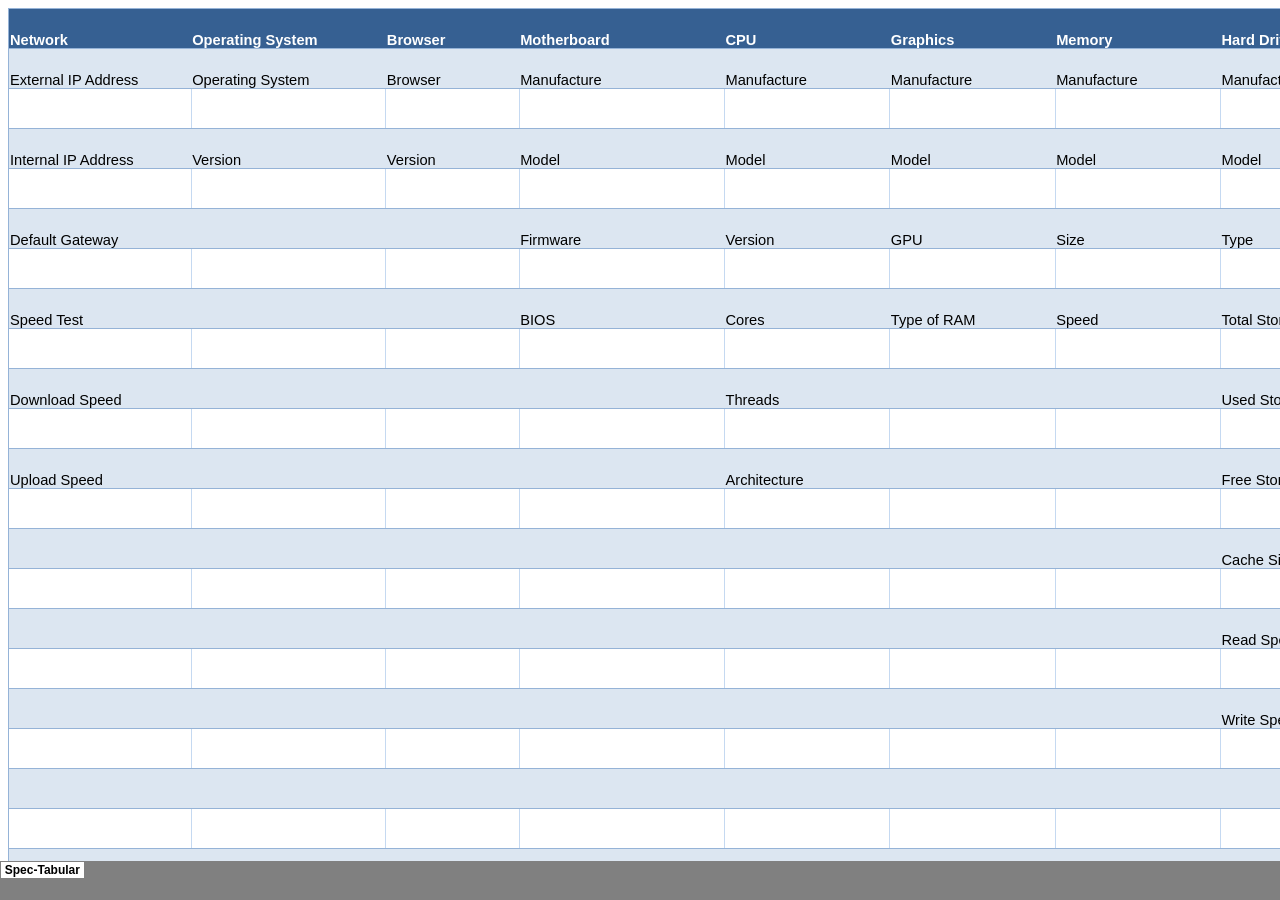
<file: specs_files/tabstrip.html>
<html>
<head>
<meta http-equiv=Content-Type content="text/html; charset=windows-1252">
<meta name=ProgId content=Excel.Sheet>
<meta name=Generator content="Microsoft Excel 15">
<link id=Main-File rel=Main-File href="../specs.html">

<script language="JavaScript">
<!--
if (window.name!="frTabs")
 window.location.replace(document.all.item("Main-File").href);
//-->
</script>
<style>
<!--
A {
    text-decoration:none;
    color:#000000;
    font-size:9pt;
}
-->
</style>
</head>
<body topmargin=0 leftmargin=0 bgcolor="#808080">
<table border=0 cellspacing=1>
 <tr>
 <td bgcolor="#FFFFFF" nowrap><b><small><small>&nbsp;<a href="sheet001.html" target="frSheet"><font face="Arial" color="#000000">Spec-Tabular</font></a>&nbsp;</small></small></b></td>

 </tr>
</table>
</body>
</html>
</file>
